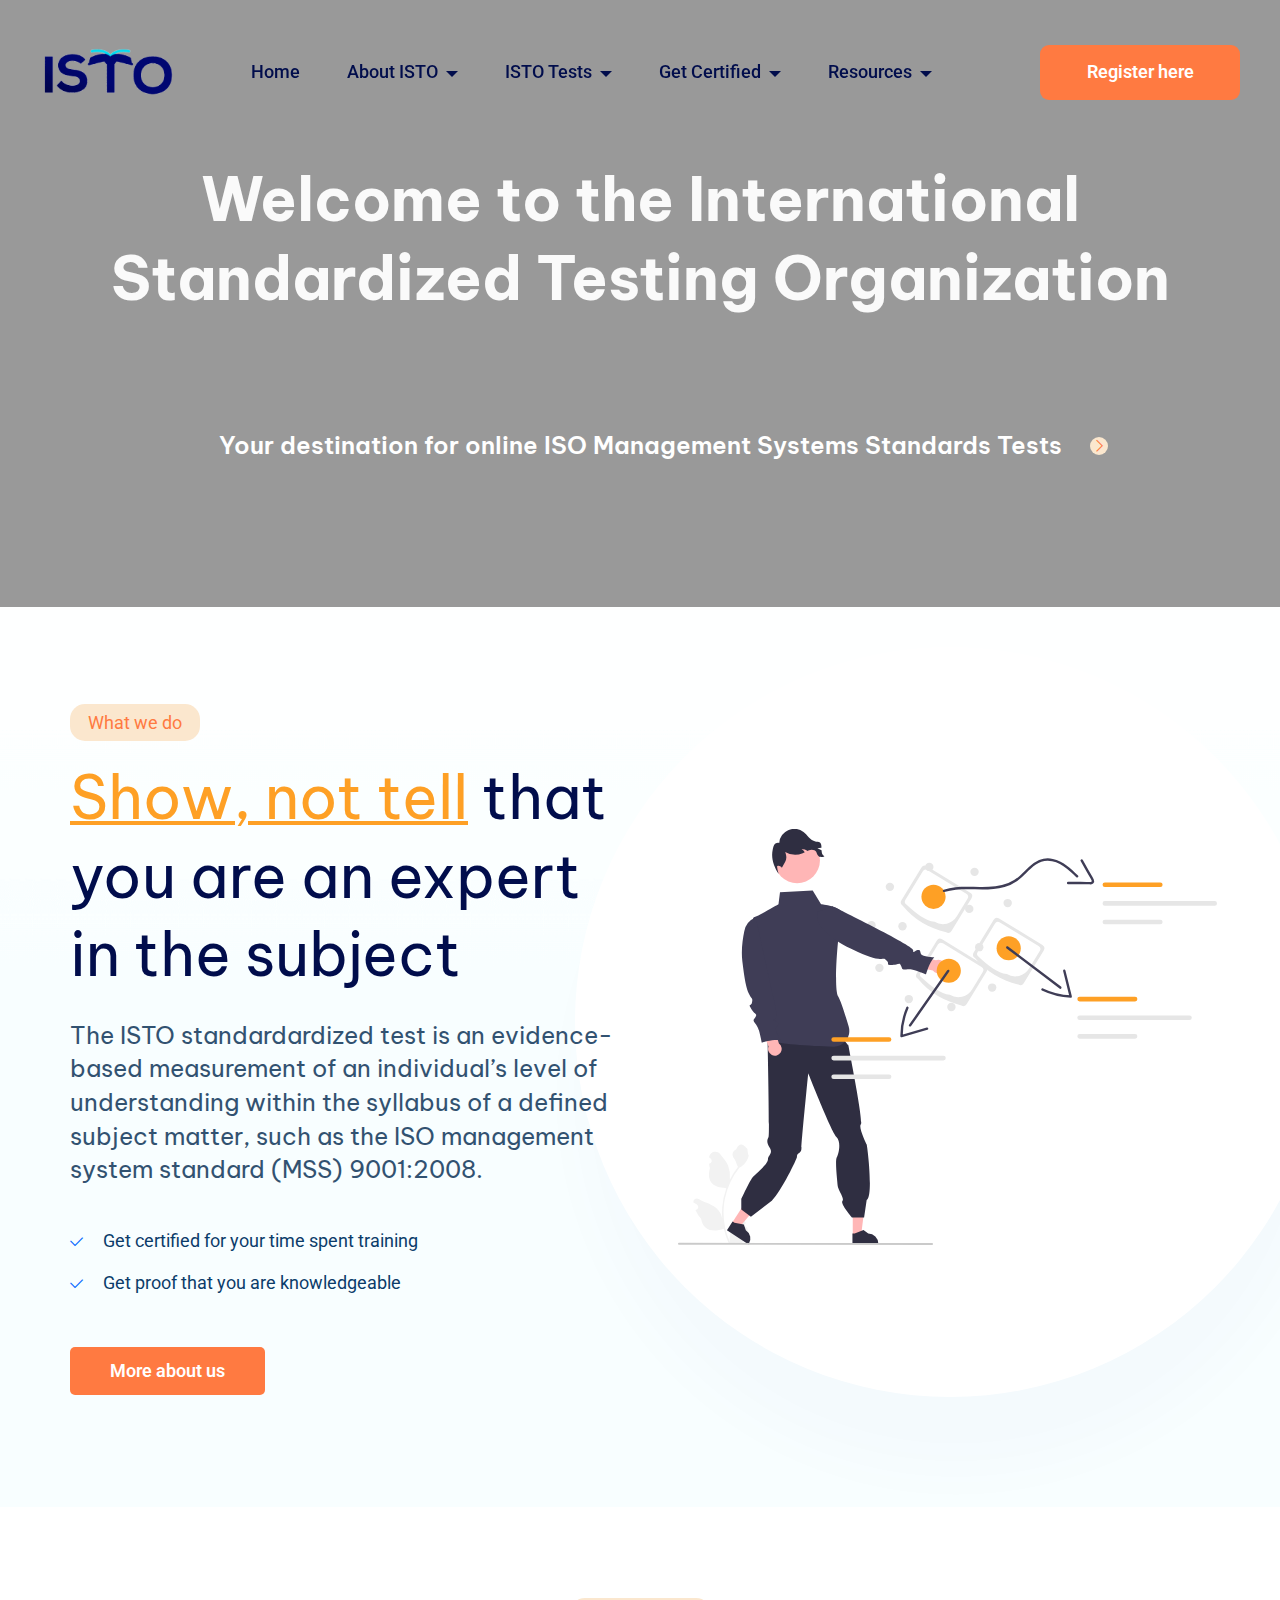
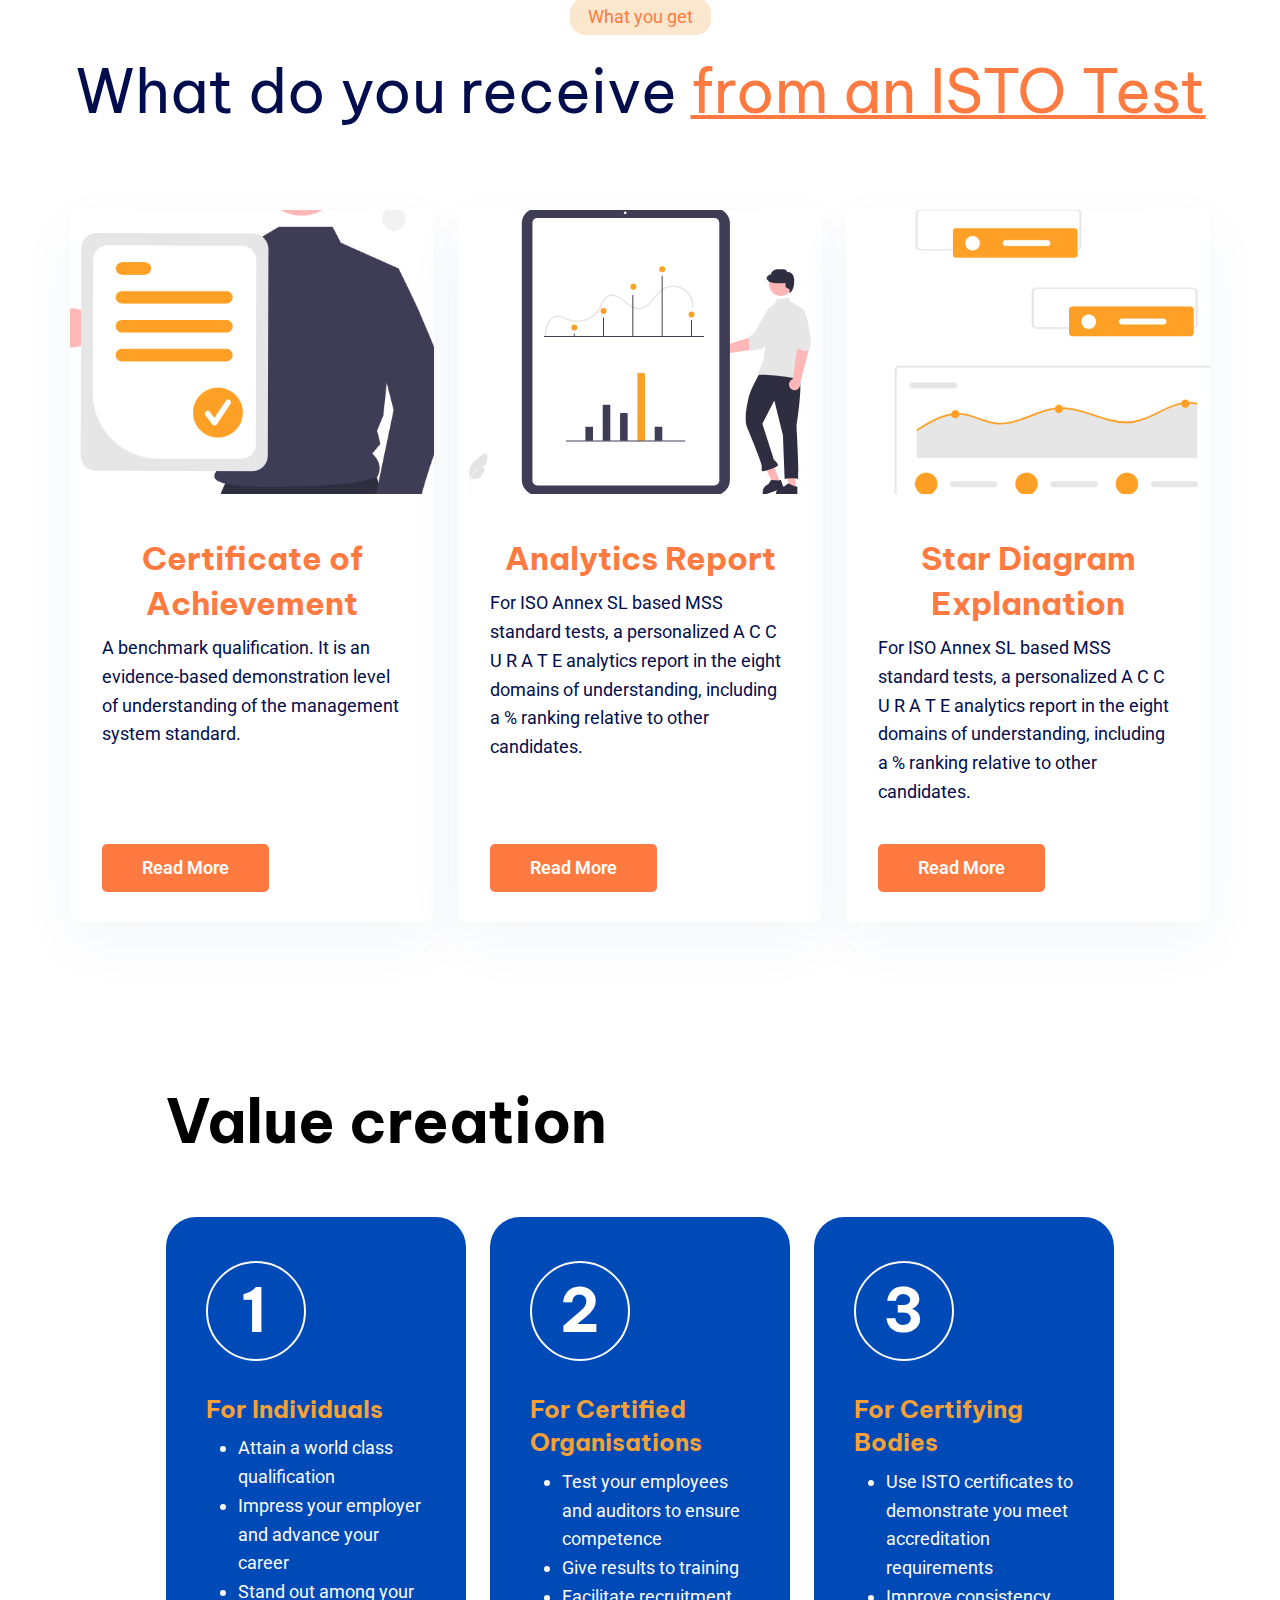
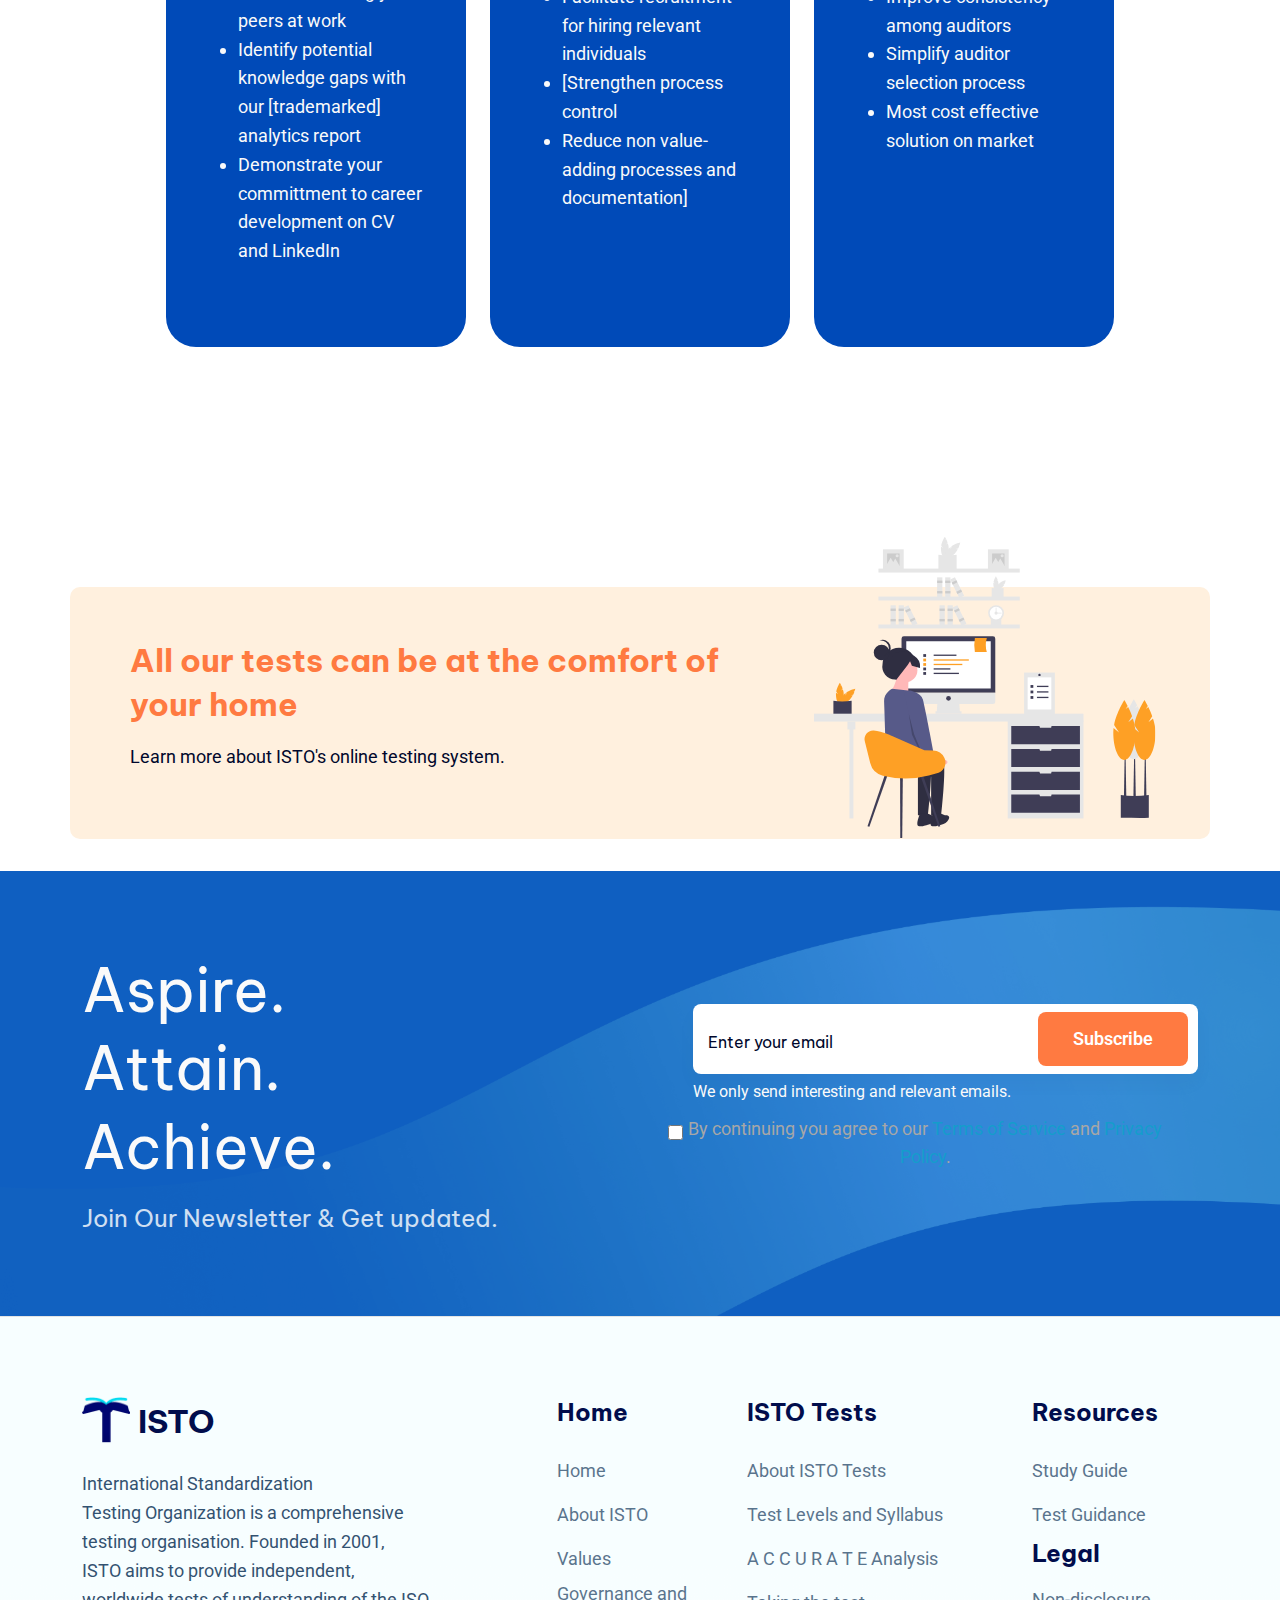
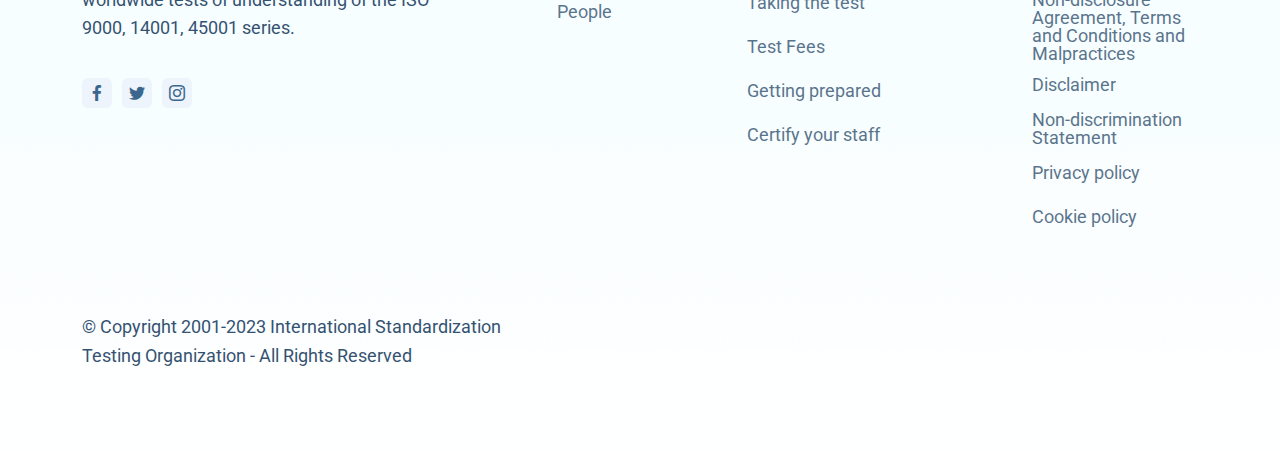
<file: index.html>
<!DOCTYPE html>
<html  >
<head>
  
  <meta charset="UTF-8">
  <meta http-equiv="X-UA-Compatible" content="IE=edge">
  
  <meta name="viewport" content="width=device-width, initial-scale=1, minimum-scale=1">
  <link rel="shortcut icon" href="assets/images/t-100x104.png" type="image/x-icon">
  <meta name="description" content="">
  
  
  <title>Landing 1</title>
  <link rel="stylesheet" href="assets/web/assets/mobirise-icons2/mobirise2.css">
  <link rel="stylesheet" href="assets/bootstrap/css/bootstrap.min.css">
  <link rel="stylesheet" href="assets/bootstrap/css/bootstrap-grid.min.css">
  <link rel="stylesheet" href="assets/bootstrap/css/bootstrap-reboot.min.css">
  <link rel="stylesheet" href="assets/web/assets/gdpr-plugin/gdpr-styles.css">
  <link rel="stylesheet" href="assets/dropdown/css/style.css">
  <link rel="stylesheet" href="assets/socicon/css/styles.css">
  <link rel="stylesheet" href="assets/theme/css/style.css">
  <link rel="preload" href="https://fonts.googleapis.com/css?family=Be+Vietnam+Pro:100,100i,200,200i,300,300i,400,400i,500,500i,600,600i,700,700i,800,800i,900,900i&display=swap" as="style" onload="this.onload=null;this.rel='stylesheet'">
  <noscript><link rel="stylesheet" href="https://fonts.googleapis.com/css?family=Be+Vietnam+Pro:100,100i,200,200i,300,300i,400,400i,500,500i,600,600i,700,700i,800,800i,900,900i&display=swap"></noscript>
  <link rel="preload" href="https://fonts.googleapis.com/css?family=Roboto:100,100i,300,300i,400,400i,500,500i,700,700i,900,900i&display=swap" as="style" onload="this.onload=null;this.rel='stylesheet'">
  <noscript><link rel="stylesheet" href="https://fonts.googleapis.com/css?family=Roboto:100,100i,300,300i,400,400i,500,500i,700,700i,900,900i&display=swap"></noscript>
  <link rel="preload" as="style" href="assets/mobirise/css/mbr-additional.css"><link rel="stylesheet" href="assets/mobirise/css/mbr-additional.css" type="text/css">

  
  
  
</head>
<body>
  
  <section data-bs-version="5.1" class="menu menu1 cid-sXT21XmgXk" once="menu" id="amenu1-1">
    

    <nav class="navbar navbar-dropdown navbar-fixed-top navbar-expand-lg">
        <div class="container-fluid">
            <div class="navbar-brand">
                <span class="navbar-logo">
                    <a href="#">
                        <img src="assets/images/logo-lowres-186x66.png" alt="" style="height: 3rem;">
                    </a>
                </span>
                
            </div>
            <button class="navbar-toggler" type="button" data-toggle="collapse" data-bs-toggle="collapse" data-target="#navbarSupportedContent" data-bs-target="#navbarSupportedContent" aria-controls="navbarNavAltMarkup" aria-expanded="false" aria-label="Toggle navigation">
                <div class="hamburger">
                    <span></span>
                    <span></span>
                    <span></span>
                    <span></span>
                </div>
            </button>
            <div class="collapse navbar-collapse" id="navbarSupportedContent">
                <ul class="navbar-nav nav-dropdown" data-app-modern-menu="true"><li class="nav-item"><a class="nav-link link text-black text-primary display-7" href="index.html" aria-expanded="false">Home</a></li>
                    <li class="nav-item dropdown"><a class="nav-link link dropdown-toggle text-black show display-7" href="#" data-toggle="dropdown-submenu" data-bs-toggle="dropdown" data-bs-auto-close="outside" aria-expanded="false">About ISTO</a><div class="dropdown-menu show" aria-labelledby="dropdown-827" data-bs-popper="none"><a class="dropdown-item text-black text-primary display-7" href="About.html#intro">Who are we</a><a class="dropdown-item text-black text-primary display-7" href="About.html#missionpurpose">Mission and Purpose</a><a class="dropdown-item text-black text-primary display-7" href="About.html#values">Values</a><a class="dropdown-item text-black text-primary display-7" href="About.html#governance">Governance and the Board</a></div></li>
                    <li class="nav-item dropdown"><a class="nav-link link dropdown-toggle text-black display-7" href="#" data-toggle="dropdown-submenu" data-bs-toggle="dropdown" data-bs-auto-close="outside" aria-expanded="false">ISTO Tests</a><div class="dropdown-menu" aria-labelledby="dropdown-280"><a class="dropdown-item text-black text-primary display-7" href="tests.html#testintro">About ISTO Tests</a><a class="dropdown-item text-black text-primary display-7" href="tests.html#levelsandsyllabus">Test Levels and Syllabus</a><a class="dropdown-item text-black text-primary display-7" href="tests.html#resources">Resources</a><a class="dropdown-item text-black text-primary display-7" href="tests.html#accurateanalysis">A C C U R A T E Analysis&nbsp;</a><a class="dropdown-item text-black text-primary display-7" href="tests.html#staffcertification">Certify your staff</a></div>
                    </li>
                    
                    <li class="nav-item dropdown"><a class="nav-link link dropdown-toggle text-black display-7" href="#" data-toggle="dropdown-submenu" data-bs-toggle="dropdown" data-bs-auto-close="outside" aria-expanded="false">Get Certified</a><div class="dropdown-menu" aria-labelledby="dropdown-139"><a class="dropdown-item text-black text-primary display-7" href="page5.html#top">Impartiality and Accuracy</a><a class="show dropdown-item text-black text-primary display-7" href="page5.html#applicationprocess">Application process</a><a class="show dropdown-item text-black text-primary display-7" href="page5.html#fees">Fees and Test Levels</a><a class="show dropdown-item text-black text-primary display-7" href="page5.html#test">Taking the test</a></div>
                    </li><li class="nav-item dropdown"><a class="nav-link link text-black dropdown-toggle display-7" href="#" data-toggle="dropdown-submenu" data-bs-toggle="dropdown" data-bs-auto-close="outside" aria-expanded="false">Resources</a><div class="dropdown-menu" aria-labelledby="dropdown-893"><a class="text-black dropdown-item text-primary display-7" href="page9.html#top">Getting prepared</a><a class="text-black show dropdown-item text-primary display-7" href="testguidance.html">Test Guidance</a></div></li></ul>
                
                <div class="mbr-section-btn"><a class="btn btn-primary display-7" href="https://portal.isto.ch/login">Register here</a></div>
                
            </div>
        </div>
    </nav>
</section>

<section data-bs-version="5.1" class="header1 cid-tvyLh6CLyB" data-bg-video="https://vimeo.com/409285475" id="header1-6r">

    

    <div class="mbr-fallback-image disabled"></div>
    <div class="mbr-overlay" style="opacity: 0.4; background-color: rgb(0, 0, 0);"></div>

    <div class="align-center container-fluid">
        <div class="row justify-content-center">
            <div class="col-12 col-lg-11">
                <h1 class="mbr-section-title mbr-fonts-style display-2"><strong>Welcome to the International Standardized Testing Organization</strong><div><strong><br></strong></div></h1>
                <div class="mbr-section-btn mt-3"><a class="btn btn-white-outline display-4" href="#"><span class="mobi-mbri mobi-mbri-arrow-next mbr-iconfont mbr-iconfont-btn" style="color: rgb(255, 122, 65);"></span>
                        Your destination for online ISO Management Systems Standards Tests
                    </a></div>
            </div>
        </div>
    </div>
</section>

<section data-bs-version="5.1" class="features3 cid-ttQ6dTfyhT mbr-fullscreen" id="show">

    
    


    

    <div class="container">
        <div class="row justify-content-center">

            <div class="col-xl-6 col-lg-12 col-md-9 col-text">
                <div class="text-wrapper">
                    <p class="label-text mbr-fonts-style display-7">
                        <span>What we do</span></p>
                    <h1 class="mbr-section-title mbr-fonts-style display-2"><span class="colored-text">Show, not tell</span>&nbsp;that you are an expert in the subject</h1>
                    <p class="mbr-text mbr-fonts-style display-4">
                        The ISTO standardardized test is an evidence-based measurement of an individual’s level of understanding within the syllabus of a defined subject matter, such as the ISO management system standard (MSS) 9001:2008.&nbsp;</p>
                    <div class="lists-container">
                        <ul class="list">
                            <li class="list-item">
                                <div class="icon-wrapper">
                                    <span class="mbr-iconfont mobi-mbri-success mobi-mbri"></span>
                                </div>
                                <p class="list-item-text mbr-fonts-style mb-0 display-7">
                                    Get certified for your time spent training</p>
                            </li>
                            <li class="list-item">
                                <div class="icon-wrapper">
                                    <span class="mbr-iconfont mobi-mbri-success mobi-mbri"></span>
                                </div>
                                <p class="list-item-text mbr-fonts-style mb-0 display-7">Get proof that you are knowledgeable&nbsp;</p>
                            </li>
                            
                            
                        </ul>
                    </div>
                    <div class="mbr-section-btn"><a class="btn btn-primary display-7" href="#">More about us</a>
                    </div>
                </div>
            </div>
            <div class="col-12 image-wrapper">
                <img class="w-100" src="assets/images/undraw-instant-analysis-re-mid5.svg" alt="">
            </div>
        </div>
    </div>
</section>

<section data-bs-version="5.1" class="gallery1 cid-sXTcPitNSn" id="get">
    
    
    <div class="container">
        <div class="mbr-section-head">
                                <p class="label-text mbr-fonts-style display-7">
                        <span>What you get</span></p>
            <h4 class="mbr-section-title mbr-fonts-style align-center display-2">What do you receive&nbsp;<span class="colored-text">from an ISTO Test</span></h4>
            
        </div>

        <div class="row">
            <div class="item features-image сol-12 col-sm-6 col-lg-4">
                <div class="item-wrapper">
                    <div class="item-img">
                        <img src="assets/images/undraw-certificate-re-yadi-1.png" alt="" title="">
                        <div class="icon-box">
                            <span class="mbr-iconfont mobi-mbri-right mobi-mbri"></span>
                        </div>
                    </div>
                    <div class="item-content-container">
                        <div class="item-content">
                            <h5 class="item-title mbr-fonts-style display-5"><strong>Certificate of Achievement</strong></h5>
                            <p class="mbr-text mbr-fonts-style display-7">
                                A benchmark qualification. It is an evidence-based demonstration level of understanding of the management system standard.
                            </p>
                        </div>
                        <div class="mbr-section-btn item-footer">
                            <a href="" class="btn item-btn btn-primary display-7" target="_blank">Read More</a>
                        </div>
                    </div>
                </div>
            </div>
            <div class="item features-image сol-12 col-sm-6 col-lg-4">
                <div class="item-wrapper">
                    <div class="item-img">
                        <img src="assets/images/undraw-report-re-f5n5-2.svg" alt="" title="">
                        <div class="icon-box">
                            <span class="mbr-iconfont mobi-mbri-right mobi-mbri"></span>
                        </div>
                    </div>
                    <div class="item-content-container">
                        <div class="item-content">
                            <h5 class="item-title mbr-fonts-style display-5"><strong>Analytics Report</strong></h5>
                            <p class="mbr-text mbr-fonts-style display-7">
                                For ISO Annex SL based MSS standard tests, a personalized A C C U R A T E analytics report in the eight domains of understanding, including a % ranking relative to other candidates.
                            </p>
                        </div>
                        <div class="mbr-section-btn item-footer">
                            <a href="" class="btn item-btn btn-primary display-7" target="_blank">Read More</a>
                        </div>
                    </div>

                </div>
            </div>
            <div class="item features-image сol-12 col-sm-6 col-lg-4">
                <div class="item-wrapper">
                    <div class="item-img">
                        <img src="assets/images/undraw-data-reports-706v.png" alt="" title="">
                        <div class="icon-box">
                            <span class="mbr-iconfont mobi-mbri-right mobi-mbri"></span>
                        </div>
                    </div>
                    <div class="item-content-container">
                        <div class="item-content">
                            <h5 class="item-title mbr-fonts-style display-5"><strong>Star Diagram Explanation</strong></h5>
                            <p class="mbr-text mbr-fonts-style display-7">
                                
                                For ISO Annex SL based MSS standard tests, a personalized A C C U R A T E analytics report in the eight domains of understanding, including a % ranking relative to other candidates.
                                
                            </p>
                        </div>
                        <div class="mbr-section-btn item-footer">
                            <a href="" class="btn item-btn btn-primary display-7" target="_blank">Read More</a>
                        </div>
                    </div>
                </div>
            </div>

        </div>
    </div>
</section>

<section data-bs-version="5.1" class="content8 cid-tvyJywdIER" id="content8-6p">
    

    
    <div class="container">
        <div class="wrapper">
            <div class="row justify-content-center">
                <div class="col-12">
                    <h3 class="mbr-section-title mbr-fonts-style mt-0 display-2"><strong>Value creation</strong></h3>
                </div>
                <div class="col-sm-6 col-lg-4 mt-5 text-white">
                    <div class="card-wrap">
                        <div class="content-wrap">
                            <div>
                                <div class="numb rounded-circle d-flex justify-content-center align-items-center mb-4">
                                    <p class="card-text mbr-fonts-style pe-1 display-2">
                                        <strong>1</strong>
                                    </p>
                                </div>
                            </div>
                            <h5 class="card-title mbr-fonts-style display-4">
                                <strong>For Individuals</strong></h5>
                            <ul class="mbr-text mbr-fonts-style display-7"><li>Attain a world class qualification</li><li>Impress your employer and advance your career</li><li>Stand out among your peers at work</li><li>Identify potential knowledge gaps with our [trademarked] analytics report</li><li>Demonstrate your committment to career development on CV and LinkedIn</li></ul>
                        </div>
                    </div>
                </div>

                <div class="col-sm-6 col-lg-4 mt-5 text-white">
                    <div class="card-wrap">
                        <div class="content-wrap">
                            <div>
                                <div class="numb rounded-circle d-flex justify-content-center align-items-center mb-4">
                                    <p class="card-text mbr-fonts-style display-2">
                                        <strong>2</strong>
                                    </p>
                                </div>
                            </div>
                            <h5 class="card-title mbr-fonts-style display-4">
                                <strong>For Certified Organisations</strong></h5>
                            <ul class="mbr-text mbr-fonts-style display-7"><li>Test your employees and auditors to ensure competence</li><li>Give results to training</li><li>Facilitate recruitment for hiring relevant individuals</li><li>[Strengthen process control</li><li>Reduce non value-adding processes and documentation]</li></ul>
                        </div>
                    </div>
                </div>

                <div class="col-sm-6 col-lg-4 mt-5 text-white">
                    <div class="card-wrap">
                        <div class="content-wrap">
                            <div>
                                <div class="numb rounded-circle d-flex justify-content-center align-items-center mb-4">
                                    <p class="card-text mbr-fonts-style display-2">
                                        <strong>3</strong>
                                    </p>
                                </div>
                            </div>
                            <h5 class="card-title mbr-fonts-style display-4">
                                <strong>For Certifying Bodies</strong></h5>
                            <ul class="mbr-text mbr-fonts-style display-7"><li>Use ISTO certificates to demonstrate you meet accreditation requirements</li><li>Improve consistency among auditors</li><li>Simplify auditor selection process</li><li>Most cost effective solution on market</li></ul>
                        </div>
                    </div>
                </div>
            </div>


        </div>

    </div>
</section>

<section data-bs-version="5.1" class="article3 cid-tvyJzkoSjy" id="content03-6q">
    
    <div class="container">
        <div class="row justify-content-end">

            <div class="counter-container col-12 col-md-12 m-auto col-lg-8">
                <div class="card">
                    <h2 class="mbr-section-title align-left mbr-fonts-style mb-3 display-5"><strong>All our tests can be at the comfort of your home&nbsp;</strong></h2>
                    <p class="mbr-text align-left mbr-fonts-style mb-3 display-7">Learn more about ISTO's online testing system.<br></p>
                    
                </div>
            </div>
            <div class="col-12 col-md-12 col-lg-4 image-wrapper align-right">
                <img src="assets/images/undraw-remotely-2-j6y.svg" alt="">
            </div>
        </div>
    </div>
</section>

<section data-bs-version="5.1" class="form1 cid-ttQ4sTDk8o" id="aform1-c">

    
    


    <div class="mbr-overlay" style="opacity: 0.7; background-color: rgb(13, 110, 253);"></div>
    <div class="container">
        <div class="row main-row justify-content-center">
            <div class="col-text col-12 col-md-6">
                <div class="text-container">
                    <h1 class="mbr-section-title mbr-fonts-style display-2">Aspire.<div>Attain.</div><div>Achieve.</div></h1>
                    <p class="mbr-text mbr-fonts-style display-4">
                        Join Our Newsletter &amp; Get updated.
                    </p>
                </div>
            </div>

            <div class="col-12 col-md-6 mbr-form" data-form-type="formoid">
                <form action="https://mobirise.eu/" method="POST" class="mbr-form form-with-styler" data-form-title="Form Name"><input type="hidden" name="email" data-form-email="true" value="VVFvoDE7AbTo8B1myItTxLFq/g0r4anD0TIrSlKpZ/F8/Sn/4bv+DqlMI2LT1n4ulhM0BY1wVuyswwya0ndl8xeWmgU1m+AvV3QGymhcMb6UmY48OYnVnOjlfaSX6JPm.6LgA1o7RFQWb335hdk2p683MaALvdhHMPYM1fu46XTPe0oDUnjFaS0+duiRARbniPOSAxoaoNU9U32wyovEB+vfbZe+Q8SQ5oEc526WGcFHTupJibA/ZCDwVZTXXa2bB">
                    <div class="row">
                        <div hidden="hidden" data-form-alert="" class="alert alert-success col-12">Thanks for filling out the form!</div>
                        <div hidden="hidden" data-form-alert-danger="" class="alert alert-danger col-12">
                            Oops...! some problem!
                        </div>
                    </div>
                    <div class="dragArea row">
                        <div class="form-container col-12">
                            <div class="form-group" data-for="email">
                                <input type="email" name="email" placeholder="Enter your email" data-form-field="email" class="form-control" id="email-aform1-c">
                            </div>
                            <div class="mbr-section-btn"><button type="submit" class="btn btn-primary display-7">Subscribe</button></div>
                        </div>
                        <p class="form-text mbr-fonts-style display-7">
                            We only send interesting and relevant emails.<br>
                        </p>
                    </div>
                <span class="gdpr-block">
<label>
<span class="textGDPR display-7" style="color: #a7a7a7"><input type="checkbox" name="gdpr" id="gdpr-aform1-c" required="">By continuing you agree to our <a style="color: #149dcc; text-decoration: none;" href="terms.html">Terms of Service</a> and <a style="color: #149dcc; text-decoration: none;" href="policy.html">Privacy Policy</a>.</span>
</label>
</span></form>
            </div>
        </div>
    </div>
</section>

<section data-bs-version="5.1" class="footer1 cid-tvyFHcJ0dE" once="footers" id="afooter1-6h">

    
    

    
    <div class="container">
        <div class="row">
            <div class="col-12 col-lg-4 col-brand">
                <div class="navbar-brand">
                    <span class="navbar-logo">
                        <a href="#">
                            <img src="assets/images/t-100x104.png" alt="" style="height: 3.1rem;">
                        </a>
                    </span>
                    <span class="navbar-caption-wrap"><a class="navbar-caption text-black display-5" href="#"><strong>ISTO</strong></a></span>
                </div>
                <p class="brand-text mbr-fonts-style display-7">International Standardization<br>Testing Organization&nbsp;is a comprehensive testing organisation. Founded in 2001, ISTO&nbsp;aims to provide&nbsp;independent, worldwide tests of understanding of the ISO 9000, 14001, 45001 series.&nbsp;<br></p>
                <div class="social-row display-7">
                    <div class="soc-item">
                        <a href="https://twitter.com/mobirise" target="_blank">
                            <span class="mbr-iconfont socicon socicon-facebook"></span>
                        </a>
                    </div>
                    <div class="soc-item">
                        <a href="https://twitter.com/mobirise" target="_blank">
                            <span class="mbr-iconfont socicon socicon-twitter"></span>
                        </a>
                    </div>
                    <div class="soc-item">
                        <a href="https://twitter.com/mobirise" target="_blank">
                            <span class="mbr-iconfont socicon socicon-instagram"></span>
                        </a>
                    </div>
                    
                </div>
            </div>
            <div class="col-12 col-lg-2 col-sm-4 ms-auto col-link1 col-link">
                <h5 class="mbr-section-subtitle mbr-fonts-style display-4">
                    <strong>Home</strong></h5>
                <ul class="list mbr-fonts-style display-7">
                    <li class="mbr-text item-wrap"><a href="index.html" class="text-black text-primary">Home</a></li>
                    <li class="mbr-text item-wrap"><a href="About.html#intro" class="text-black text-primary">About ISTO</a></li><li class="mbr-text item-wrap"><a href="About.html#values" class="text-black">Values</a><br></li><li class="mbr-text item-wrap"><a href="About.html#governance" class="text-black text-primary">Governance and People</a></li><li class="mbr-text item-wrap"><br></li>
                    <li class="mbr-text item-wrap"><br></li>
                    <li class="mbr-text item-wrap"><br></li>
                </ul>
            </div>
            <div class="col-12 col-lg-3 col-sm-4 col-link2 col-link">
                <h5 class="mbr-section-subtitle mbr-fonts-style display-4">
                    <strong>ISTO Tests</strong></h5>
                <ul class="list mbr-fonts-style display-7">
                    <li class="mbr-text item-wrap"><a href="tests.html#aheader2-4v" class="text-black text-primary">About ISTO Tests</a></li><li class="mbr-text item-wrap"><a href="tests.html#levelsandsyllabus" class="text-black text-primary">Test Levels and Syllabus</a></li><li class="mbr-text item-wrap"><a href="tests.html#accurateanalysis" class="text-black text-primary">A C C U R A T E Analysis</a></li><li class="mbr-text item-wrap"><span style="font-size: 1.125rem;"><a href="certified.html#applicationprocess" class="text-black">Taking the test</a></span></li><li class="mbr-text item-wrap"><span style="font-size: 1.125rem;"><a href="certified.html#fees" class="text-black">Test Fees</a></span></li><li class="mbr-text item-wrap"><a href="preparation.html#content03-68" class="text-black">Getting prepared</a></li><li class="mbr-text item-wrap"><a href="tests.html#staffcertification" class="text-black">Certify your staff</a></li>
                </ul>
            </div>
            <div class="col-12 col-xl-2 col-lg-3 col-sm-4 col-link3 col-link">
                <h5 class="mbr-section-subtitle mbr-fonts-style display-4">
                    <strong>Resources</strong></h5>
                <ul class="list mbr-fonts-style display-7">
                    <li class="mbr-text item-wrap"><a href="tests.html#resources" class="text-black text-primary">Study Guide</a></li><li class="mbr-text item-wrap"><a href="testguidance.html" class="text-black">Test Guidance</a></li>                </ul>
                    
                                    <h5 class="mbr-section-subtitle mbr-fonts-style display-4">
                    <strong>Legal</strong></h5>
                                    <ul class="list mbr-fonts-style display-7">
                    <li class="mbr-text item-wrap"><a href="policies.html" class="text-black text-primary">Non-disclosure Agreement, Terms and Conditions and Malpractices</a></li><li class="mbr-text item-wrap"><a href="statements.html" class="text-black text-primary">Disclaimer</a></li><li class="mbr-text item-wrap"><a href="statements.html" class="text-black text-primary">Non-discrimination Statement</a></li><li class="mbr-text item-wrap"><a href="statements.html" class="text-black text-primary">Privacy policy</a></li><li class="mbr-text item-wrap"><a href="cookie.html" class="text-black text-primary">Cookie policy</a></li>
                </ul>
            </div>
            <div class="col-12 col-copyright">
                <p class="mbr-text mb-0 mbr-fonts-style copyright align-left display-7">© Copyright 2001-2023 International Standardization<br>Testing Organization - All Rights Reserved</p>
            </div>
        </div>
    </div>
</section>


<script src="assets/bootstrap/js/bootstrap.bundle.min.js"></script>
  <script src="assets/smoothscroll/smooth-scroll.js"></script>
  <script src="assets/ytplayer/index.js"></script>
  <script src="assets/dropdown/js/navbar-dropdown.js"></script>
  <script src="assets/vimeoplayer/player.js"></script>
  <script src="assets/theme/js/script.js"></script>
  <script src="assets/formoid/formoid.min.js"></script>
  
  
  
</body>
</html>
</file>
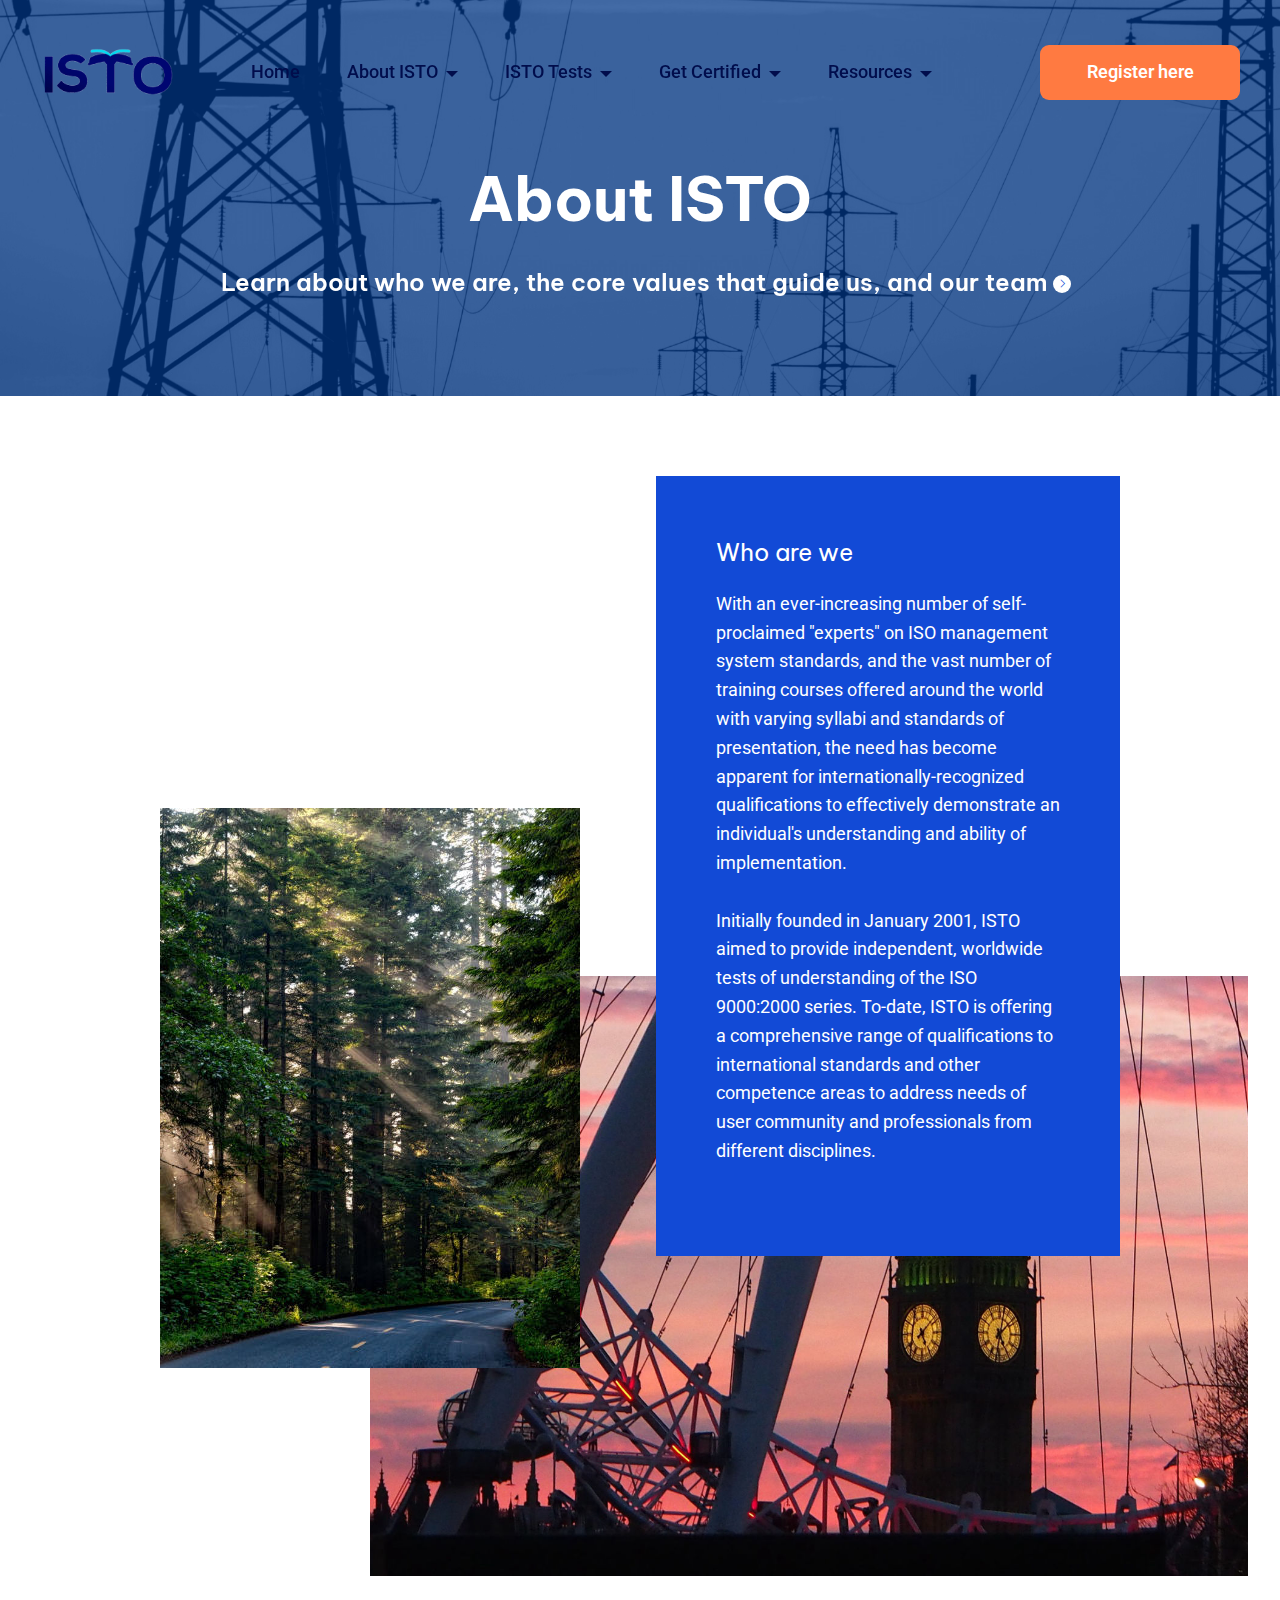
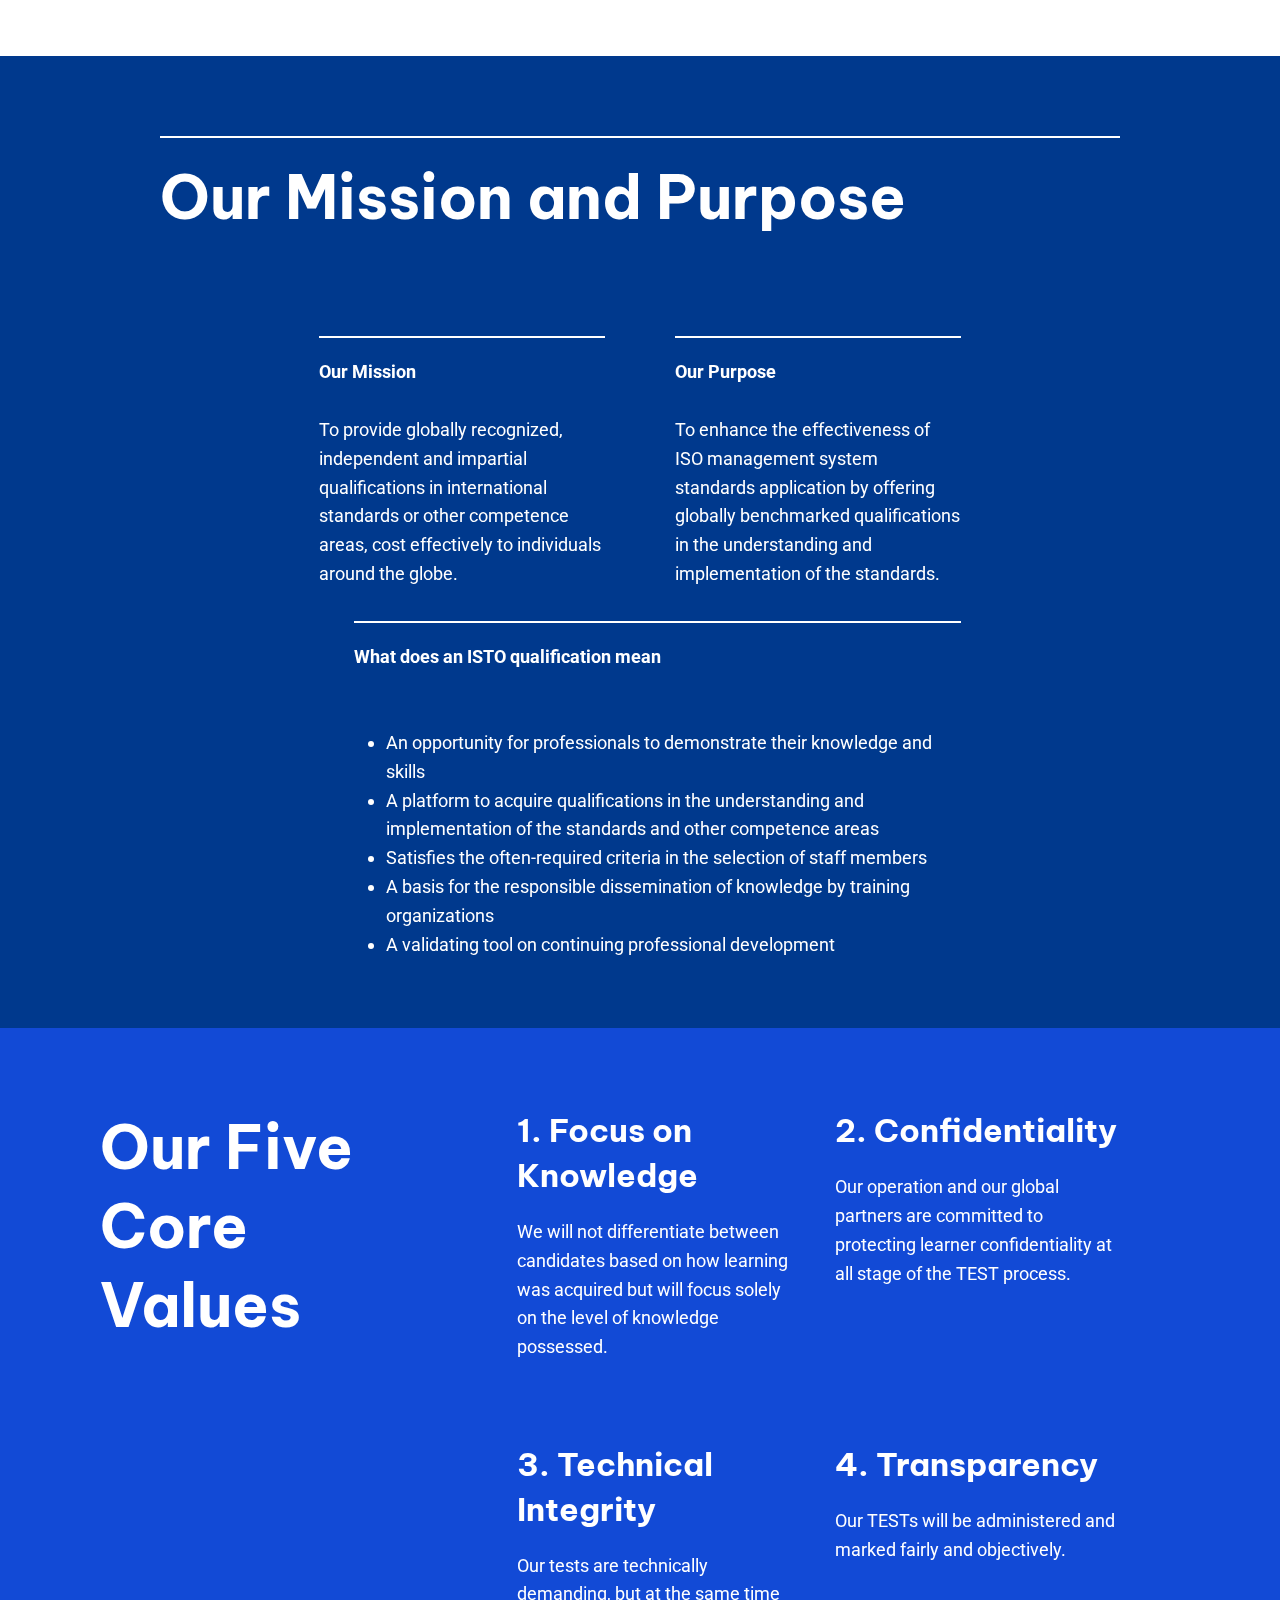
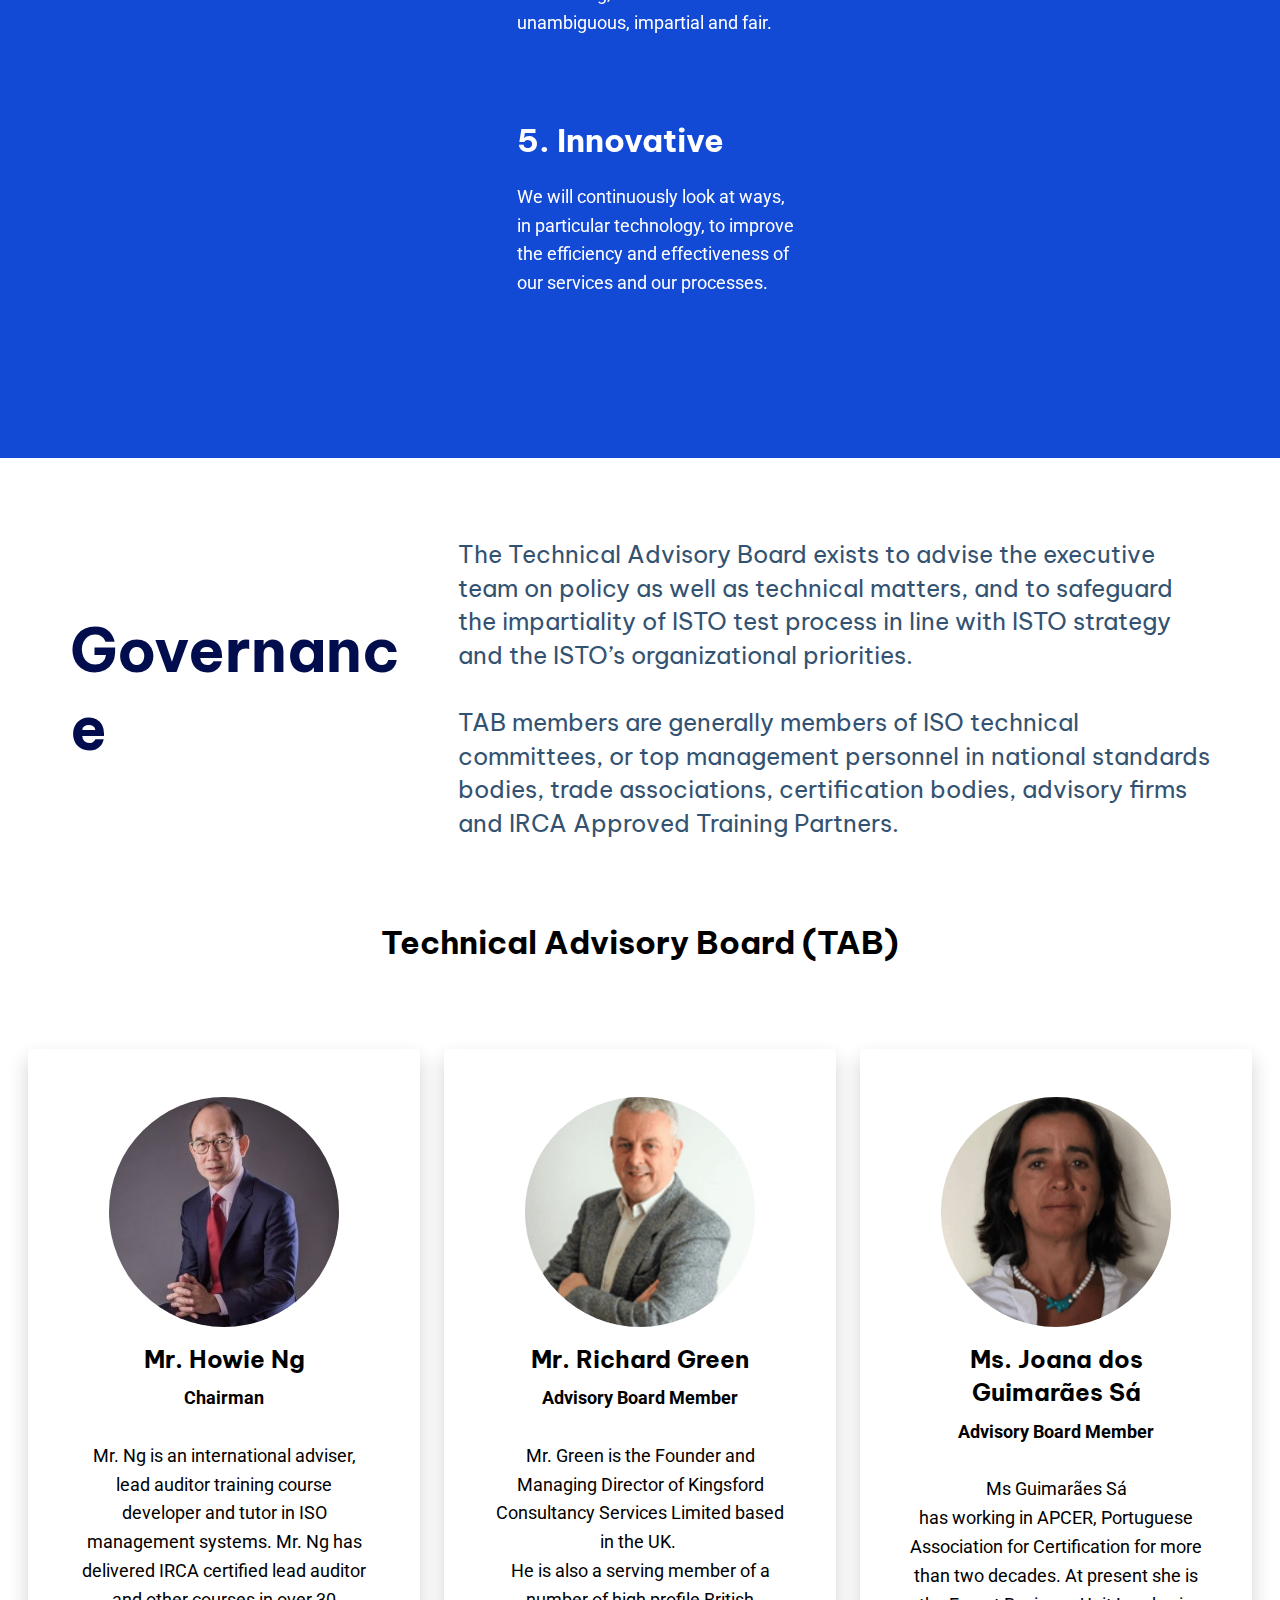
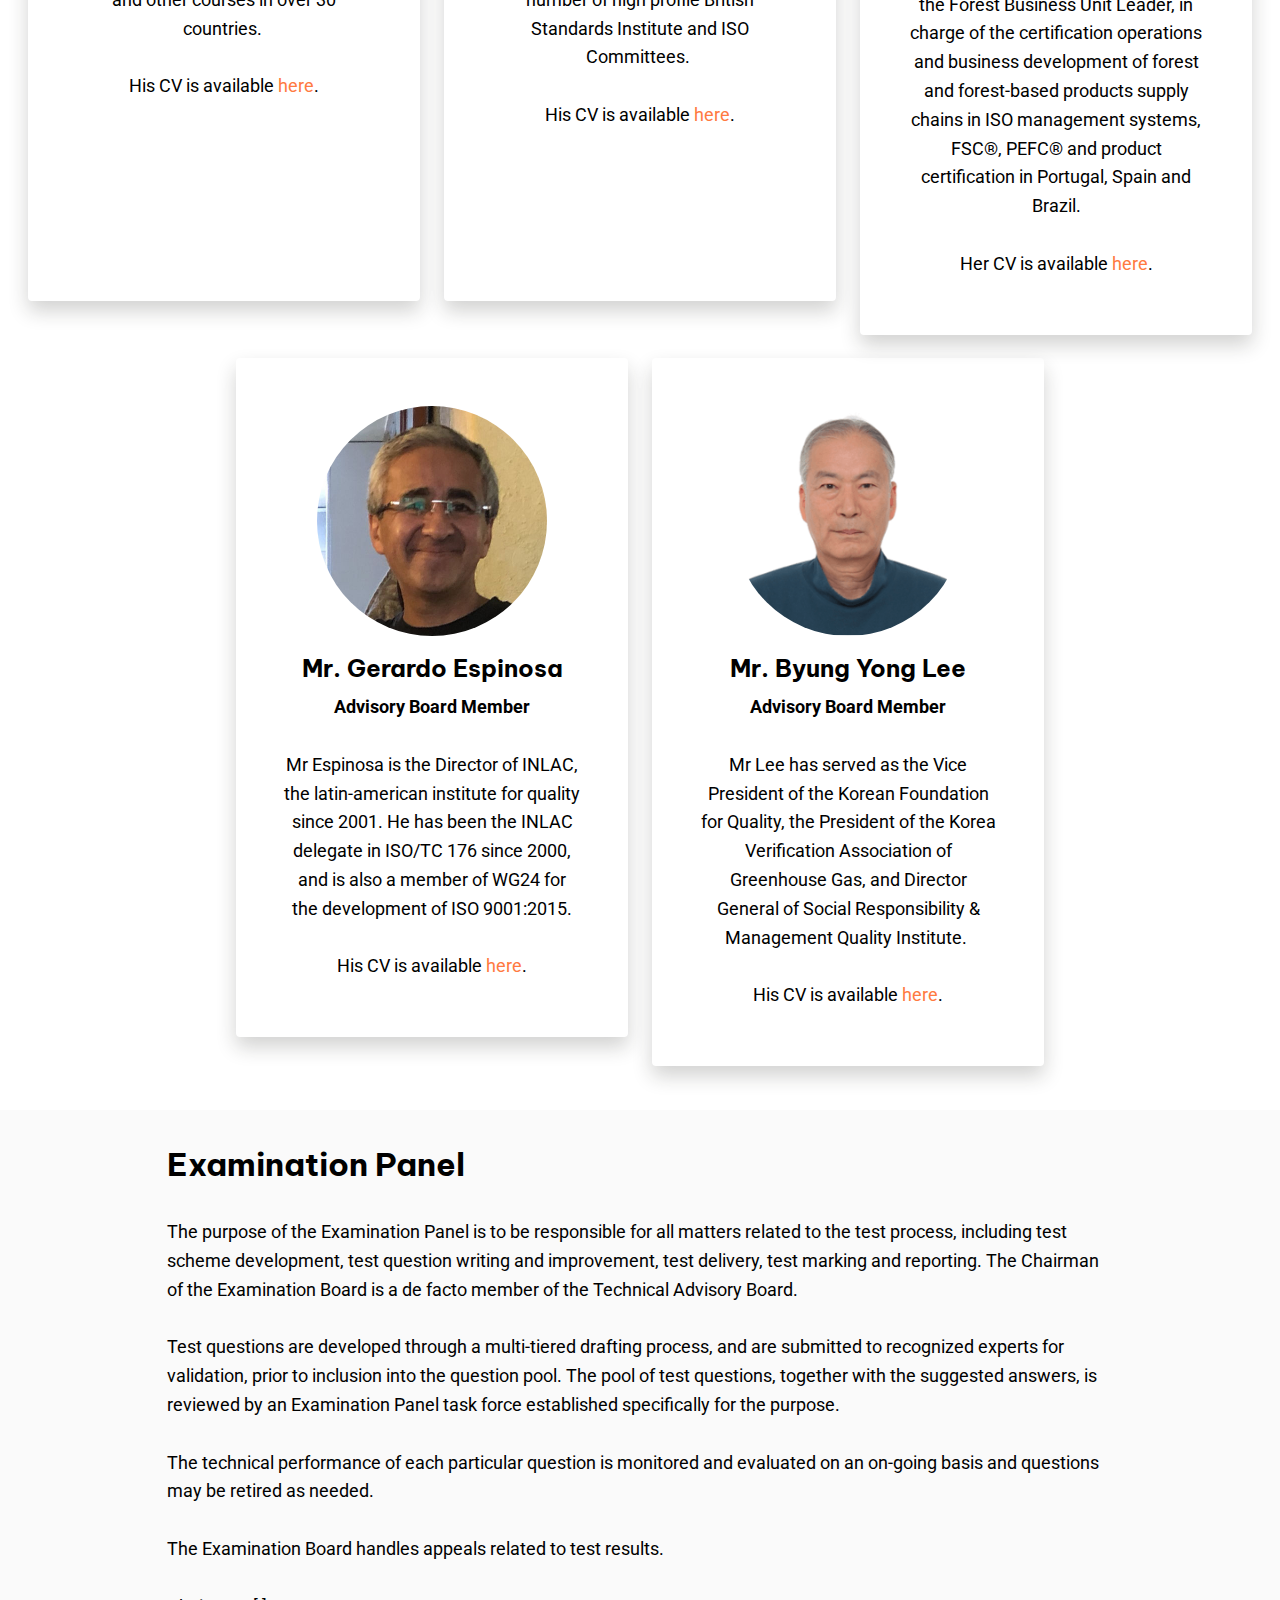
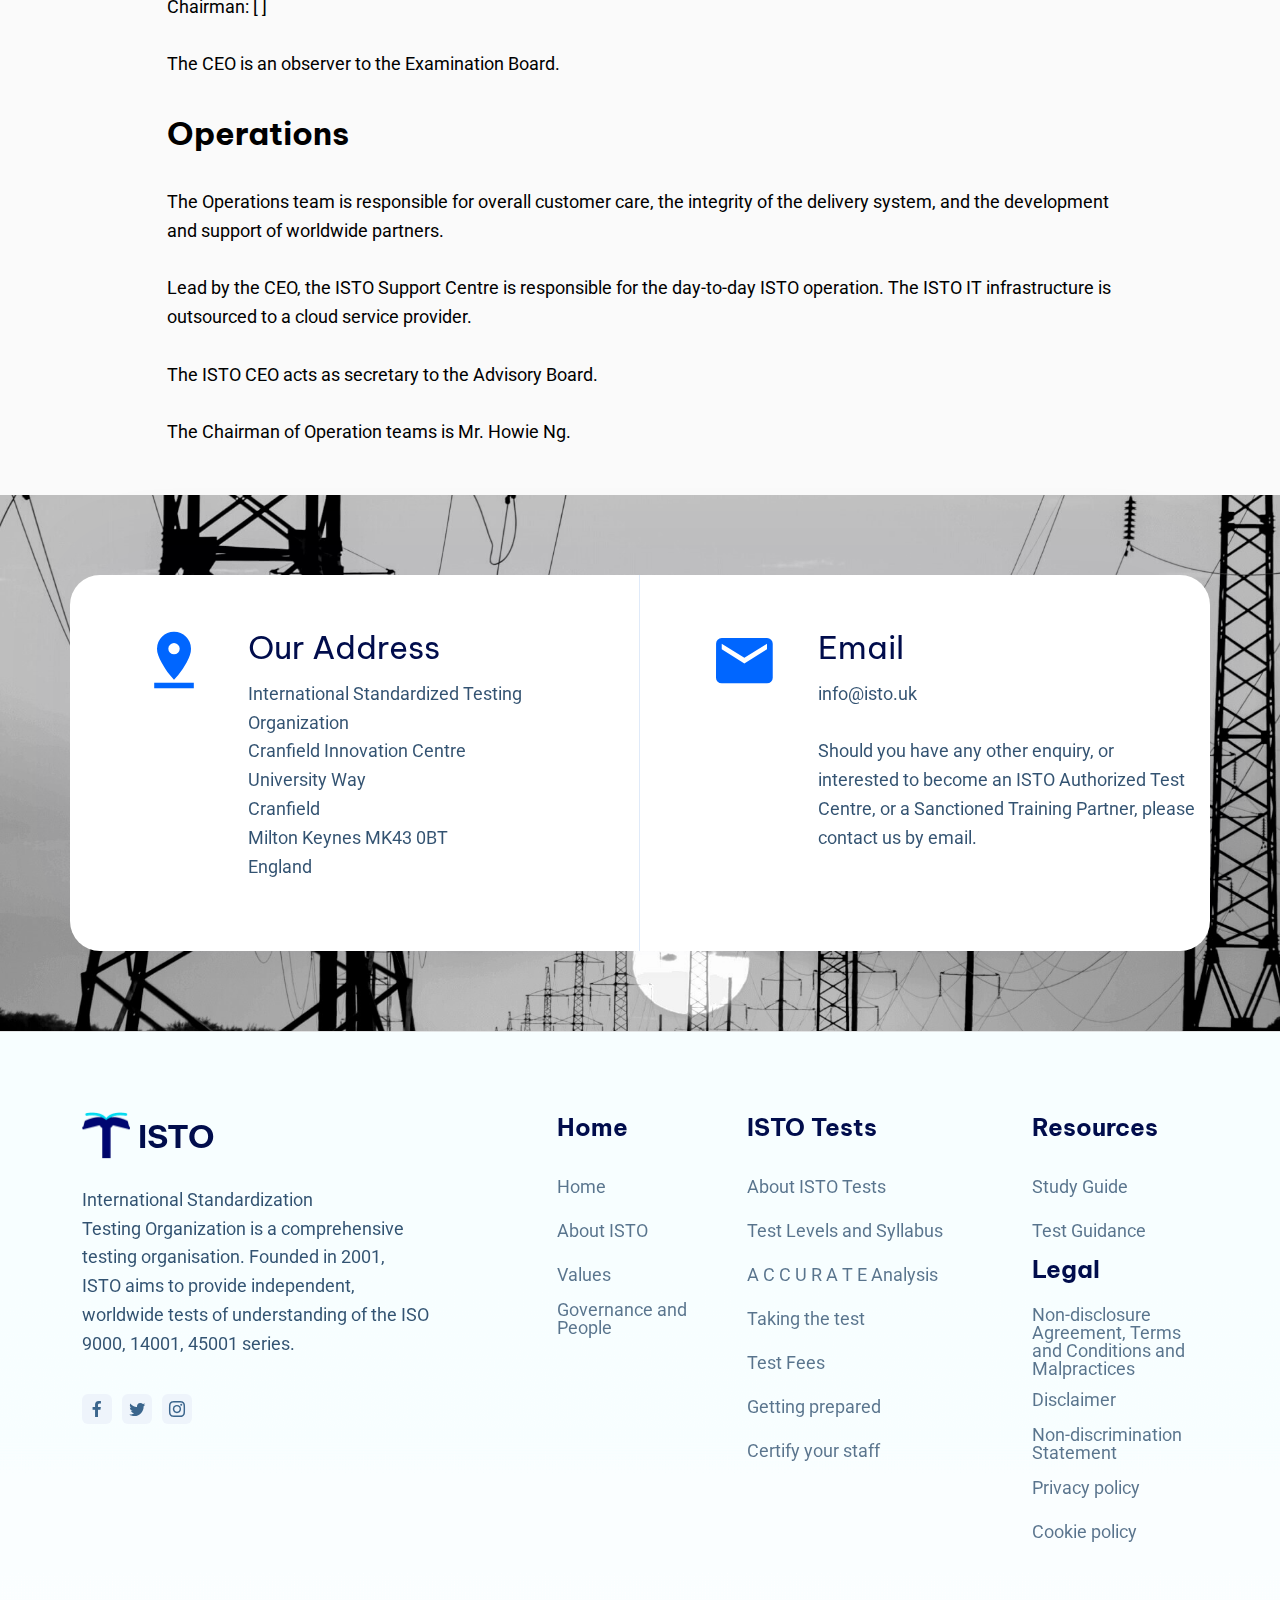
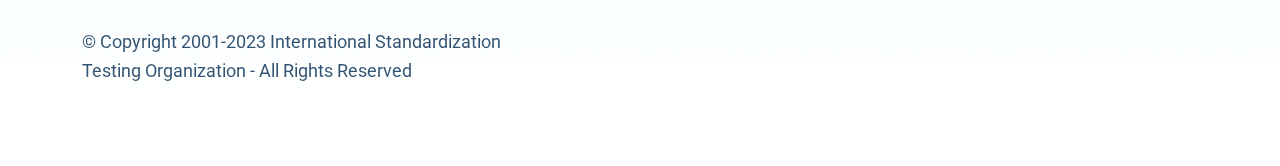
<file: About.html>
<!DOCTYPE html>
<html  >
<head>
  
  <meta charset="UTF-8">
  <meta http-equiv="X-UA-Compatible" content="IE=edge">
  
  <meta name="viewport" content="width=device-width, initial-scale=1, minimum-scale=1">
  <link rel="shortcut icon" href="assets/images/t-100x104.png" type="image/x-icon">
  <meta name="description" content="">
  
  
  <title>About</title>
  <link rel="stylesheet" href="assets/material-design/css/material-icons.min.css">
  <link rel="stylesheet" href="assets/web/assets/mobirise-icons2/mobirise2.css">
  <link rel="stylesheet" href="assets/Material-Design-Icons/css/material.css">
  <link rel="stylesheet" href="assets/bootstrap/css/bootstrap.min.css">
  <link rel="stylesheet" href="assets/bootstrap/css/bootstrap-grid.min.css">
  <link rel="stylesheet" href="assets/bootstrap/css/bootstrap-reboot.min.css">
  <link rel="stylesheet" href="assets/parallax/jarallax.css">
  <link rel="stylesheet" href="assets/web/assets/gdpr-plugin/gdpr-styles.css">
  <link rel="stylesheet" href="assets/dropdown/css/style.css">
  <link rel="stylesheet" href="assets/socicon/css/styles.css">
  <link rel="stylesheet" href="assets/theme/css/style.css">
  <link rel="preload" href="https://fonts.googleapis.com/css?family=Be+Vietnam+Pro:100,100i,200,200i,300,300i,400,400i,500,500i,600,600i,700,700i,800,800i,900,900i&display=swap" as="style" onload="this.onload=null;this.rel='stylesheet'">
  <noscript><link rel="stylesheet" href="https://fonts.googleapis.com/css?family=Be+Vietnam+Pro:100,100i,200,200i,300,300i,400,400i,500,500i,600,600i,700,700i,800,800i,900,900i&display=swap"></noscript>
  <link rel="preload" href="https://fonts.googleapis.com/css?family=Roboto:100,100i,300,300i,400,400i,500,500i,700,700i,900,900i&display=swap" as="style" onload="this.onload=null;this.rel='stylesheet'">
  <noscript><link rel="stylesheet" href="https://fonts.googleapis.com/css?family=Roboto:100,100i,300,300i,400,400i,500,500i,700,700i,900,900i&display=swap"></noscript>
  <link rel="preload" as="style" href="assets/mobirise/css/mbr-additional.css"><link rel="stylesheet" href="assets/mobirise/css/mbr-additional.css" type="text/css">

  
  
  
</head>
<body>
  
  <section data-bs-version="5.1" class="menu menu1 cid-ttVhtVfP6S" once="menu" id="amenu1-i">
    

    <nav class="navbar navbar-dropdown navbar-fixed-top navbar-expand-lg">
        <div class="container-fluid">
            <div class="navbar-brand">
                <span class="navbar-logo">
                    <a href="#">
                        <img src="assets/images/logo-lowres-186x66.png" alt="" style="height: 3rem;">
                    </a>
                </span>
                
            </div>
            <button class="navbar-toggler" type="button" data-toggle="collapse" data-bs-toggle="collapse" data-target="#navbarSupportedContent" data-bs-target="#navbarSupportedContent" aria-controls="navbarNavAltMarkup" aria-expanded="false" aria-label="Toggle navigation">
                <div class="hamburger">
                    <span></span>
                    <span></span>
                    <span></span>
                    <span></span>
                </div>
            </button>
            <div class="collapse navbar-collapse" id="navbarSupportedContent">
                <ul class="navbar-nav nav-dropdown" data-app-modern-menu="true"><li class="nav-item"><a class="nav-link link text-black text-primary display-7" href="index.html" aria-expanded="false">Home</a></li>
                    <li class="nav-item dropdown"><a class="nav-link link dropdown-toggle text-black show display-7" href="#" data-toggle="dropdown-submenu" data-bs-toggle="dropdown" data-bs-auto-close="outside" aria-expanded="false">About ISTO</a><div class="dropdown-menu show" aria-labelledby="dropdown-827" data-bs-popper="none"><a class="dropdown-item text-black text-primary display-7" href="About.html#intro">Who are we</a><a class="dropdown-item text-black text-primary display-7" href="About.html#missionpurpose">Mission and Purpose</a><a class="dropdown-item text-black text-primary display-7" href="About.html#values">Values</a><a class="dropdown-item text-black text-primary display-7" href="About.html#governance">Governance and the Board</a></div></li>
                    <li class="nav-item dropdown"><a class="nav-link link dropdown-toggle text-black display-7" href="#" data-toggle="dropdown-submenu" data-bs-toggle="dropdown" data-bs-auto-close="outside" aria-expanded="false">ISTO Tests</a><div class="dropdown-menu" aria-labelledby="dropdown-280"><a class="dropdown-item text-black text-primary display-7" href="tests.html#testintro">About ISTO Tests</a><a class="dropdown-item text-black text-primary display-7" href="tests.html#levelsandsyllabus">Test Levels and Syllabus</a><a class="dropdown-item text-black text-primary display-7" href="tests.html#resources">Resources</a><a class="dropdown-item text-black text-primary display-7" href="tests.html#accurateanalysis">A C C U R A T E Analysis&nbsp;</a><a class="dropdown-item text-black text-primary display-7" href="tests.html#staffcertification">Certify your staff</a></div>
                    </li>
                    
                    <li class="nav-item dropdown"><a class="nav-link link dropdown-toggle text-black display-7" href="#" data-toggle="dropdown-submenu" data-bs-toggle="dropdown" data-bs-auto-close="outside" aria-expanded="false">Get Certified</a><div class="dropdown-menu" aria-labelledby="dropdown-139"><a class="dropdown-item text-black text-primary display-7" href="page5.html#top">Impartiality and Accuracy</a><a class="show dropdown-item text-black text-primary display-7" href="page5.html#applicationprocess">Application process</a><a class="show dropdown-item text-black text-primary display-7" href="page5.html#fees">Fees and Test Levels</a><a class="show dropdown-item text-black text-primary display-7" href="page5.html#test">Taking the test</a></div>
                    </li><li class="nav-item dropdown"><a class="nav-link link text-black dropdown-toggle display-7" href="#" data-toggle="dropdown-submenu" data-bs-toggle="dropdown" data-bs-auto-close="outside" aria-expanded="false">Resources</a><div class="dropdown-menu" aria-labelledby="dropdown-893"><a class="text-black dropdown-item text-primary display-7" href="page9.html#top">Getting prepared</a><a class="text-black show dropdown-item text-primary display-7" href="testguidance.html">Test Guidance</a></div></li></ul>
                
                <div class="mbr-section-btn"><a class="btn btn-primary display-7" href="https://portal.isto.ch/login">Register here</a></div>
                
            </div>
        </div>
    </nav>
</section>

<section data-bs-version="5.1" class="content4 cid-ttWrWC9GPS mbr-parallax-background" id="content4-1f">
    

    
    <div class="mbr-overlay" style="opacity: 0.7; background-color: rgb(0, 57, 141);">
    </div>

    <div>
        <div class="row">
            <div class="col-12">
                <div class="text-wrapper">
                    <h2 class="mbr-section-title mbr-fonts-style display-2">
                        <strong>About ISTO</strong></h2>
                    <div class="mbr-section-btn"><a class="btn btn-white-outline display-4" href="#">
                            <span class="mobi-mbri mobi-mbri-arrow-next mbr-iconfont mbr-iconfont-btn"></span>Learn about who we are, the core values that guide us, and our team</a></div>
                </div>
            </div>
        </div>
    </div>
</section>

<section data-bs-version="5.1" class="features1 cid-tvsRoYfITM" id="intro">
    

    
    

    <div>
        <div class="row align-items-center">
            <div class="col-12 col-lg-6"></div>
            <div class="col-12 col-lg-6">
                <div class="text-wrapper">
                    <p class="mbr-desc mbr-fonts-style display-4">
                        Who are we
                    </p>
                    <p class="mbr-text mbr-fonts-style display-7">With an ever-increasing number of self-proclaimed "experts" on ISO management system standards, and the vast number of training courses offered around the world with varying syllabi and standards of presentation, the need has become apparent for internationally-recognized qualifications to effectively demonstrate an individual's understanding and ability of implementation.<br><br>Initially founded in January 2001, ISTO aimed to provide independent, worldwide tests of understanding of the ISO 9000:2000 series. To-date, ISTO is offering a comprehensive range of qualifications to international standards and other competence areas to address needs of user community and professionals from different disciplines.<br></p>
                    
                </div>
            </div>
            <div class="col-12">
                <div class="image-wrapper">
                    <img class="img-absolute" src="assets/images/mbr-1-1756x988.jpg" alt="">
                    <img src="assets/images/mbr-840x560.jpg" alt="">
                </div>
            </div>
        </div>
    </div>
</section>

<section data-bs-version="5.1" class="content2 cid-ttWrZixEpx" id="missionpurpose">
    

    
    

    <div>
        <div class="row">
            <div class="col-12">
                <div class="title-wrapper">
                    <h2 class="mbr-section-title mbr-fonts-style display-2"><strong>Our Mission and Purpose</strong></h2>
                </div>
            </div>
            <div class="row justify-content-center cards">
                <div class="col-12 col-lg-4 card">
                    <div class="card-wrapper">
                        <p class="mbr-text mbr-fonts-style display-7"><strong>Our Mission</strong><br><br>To provide globally recognized, independent and impartial qualifications in international standards or other competence areas, cost effectively to individuals around the globe.</p>
                    </div>
                </div>
                <div class="col-12 col-lg-4 card">
                    <div class="card-wrapper">
                        <p class="mbr-text mbr-fonts-style display-7"><strong>Our Purpose</strong><br><br>To enhance the effectiveness of ISO management system standards application by offering globally benchmarked qualifications in the understanding and implementation of the standards.</p>
                    </div>
                </div>
                
            </div>
        </div>
    </div>
</section>

<section data-bs-version="5.1" class="content2 cid-ttWvlsTWm2" id="content2-1k">
    

    
    

    <div>
        <div class="row">
            
            <div class="row justify-content-center cards">
                <div class="col-12 col-lg-8 card">
                    <div class="card-wrapper">
                        <h4 class="mbr-text mbr-fonts-style display-7"><strong>What does an ISTO qualification mean</strong><br><strong><br></strong><br><ul><li>An opportunity for professionals to demonstrate their knowledge and skills</li><li>A platform to acquire qualifications in the understanding and implementation of the standards and other competence areas</li><li>Satisfies the often-required criteria in the selection of staff members</li><li>A basis for the responsible dissemination of knowledge by training organizations</li><li>A validating tool on continuing professional development</li></ul></h4>

                    </div>
                </div>
                
                
            </div>
        </div>
    </div>
</section>

<section data-bs-version="5.1" class="content5 cid-ttWrXKS2Ny" id="values">
    

    
    

    <div>
        <div class="row">
            <div class="col-12 col-lg-4">
                <div class="text-wrapper">
                    <h2 class="mbr-section-title mbr-fonts-style mb-3 display-2">
                        <strong>Our Five Core Values</strong></h2>
                    <p class="mbr-text mbr-fonts-style display-7"></p>
                </div>
            </div>
            <div class="col-12 col-lg-8">
                <div class="row cards">
                    <div class="col-12 col-md-6 card">
                        <h4 class="card-title mbr-fonts-style display-5"><strong>1. Focus on Knowledge</strong></h4>
                        <p class="card-text mbr-fonts-style display-7">
                            We will not differentiate between candidates based on how learning was acquired but will focus solely on the level of knowledge possessed.</p>
                    </div>
                    <div class="col-12 col-md-6 card">
                        <h4 class="card-title mbr-fonts-style display-5">
                            <strong>2. Confidentiality</strong>
                        </h4>
                        <p class="card-text mbr-fonts-style display-7">
                            Our operation and our global partners are committed to protecting learner confidentiality at all stage of the TEST process.</p>
                    </div>
                    <div class="col-12 col-md-6 card">
                        <h4 class="card-title mbr-fonts-style display-5"><strong>3. Technical Integrity</strong></h4>
                        <p class="card-text mbr-fonts-style display-7">
                            Our tests are technically demanding, but at the same time unambiguous, impartial and fair.</p>
                    </div>
                    <div class="col-12 col-md-6 card">
                        <h4 class="card-title mbr-fonts-style display-5">
                            <strong>4. Transparency</strong>
                        </h4>
                        <p class="card-text mbr-fonts-style display-7">
                            Our TESTs will be administered and marked fairly and objectively.</p>
                    </div>
                    <div class="col-12 col-md-6 card">
                        <h4 class="card-title mbr-fonts-style display-5">
                            <strong>5. Innovative</strong>
                        </h4>
                        <p class="card-text mbr-fonts-style display-7">
                            We will continuously look at ways, in particular technology, to improve the efficiency and effectiveness of our services and our processes.</p>
                    </div>
                    
                    
                    
                </div>
            </div>
        </div>
    </div>
</section>

<section data-bs-version="5.1" class="article1 cid-ttWD86VWm5" id="governance">
    

    
    <div class="container">
        <div class="row justify-content-center">
            <div class="col-12 col-lg">
                <h5 class="mbr-section-title mbr-fonts-style mb-0 display-2"><strong>Governance&nbsp;&nbsp;</strong></h5>
                
            </div>
            <div class="col-md-12 col-lg-8 col-text">
                <p class="mbr-text mbr-fonts-style mb-0 display-4">The Technical Advisory Board exists to advise the executive team on policy as well as technical matters, and to safeguard the impartiality of ISTO test process in line with ISTO strategy and the ISTO’s organizational priorities.<br><br>TAB members are generally members of ISO technical committees, or top management personnel in national standards bodies, trade associations, certification bodies, advisory firms and IRCA Approved Training Partners.</p>
            </div>
        </div>
    </div>
</section>

<section data-bs-version="5.1" class="people02 cid-ttWAS33sjF" id="people02-1m">

    
    


    

    <div class="container-fluid">
        <div class="wrapper">
            <div class="row justify-content-center">
                <div class="col-12 title-section">
                    <h2 class="mbr-section-title mbr-fonts-style display-5"><strong>Technical Advisory Board (TAB)</strong></h2>
                </div>
                <div class="col-12 col-lg-4 card-padding">
                    <div class="card m-0">
                        <div class="card-body p-5">
                            <div class="img-container mb-3">
                                <img src="assets/images/isto-howie-ng-pic-1-460x690.jpeg" alt="" class="card-img-top">
                            </div>
                            <h3 class="card-title mbr-section-subtitle mbr-fonts-style display-4">
                                <strong>Mr. Howie Ng</strong></h3>
                            <h4 class="mbr-section-subtitle title2 mbr-fonts-style display-7"><strong>
                                Chairman</strong><br><br>Mr. Ng is an international adviser, lead auditor training course developer and tutor in ISO management systems. Mr. Ng has delivered IRCA certified lead auditor and other courses in over 30 countries.&nbsp; <br><br>His CV is available <a href="assets/files/ISTO_Howie_Ng.docx" class="text-primary" target="_blank" style="font-size: 1.125rem; background-color: transparent;">here</a><span style="font-size: 1.125rem; background-color: transparent;">.</span><br><br><br><br><br><span style="font-size: 1.125rem; background-color: transparent;"><br></span></h4>
                        </div>
                    </div>
                </div>
                <div class="col-12 col-lg-4 card-padding">
                    <div class="card m-0">
                        <div class="card-body p-5">
                            <div class="img-container mb-3">
                                <img src="assets/images/isto-richard-green-photo-172x229.png" alt="" class="card-img-top">
                            </div>
                            <h3 class="card-title mbr-section-subtitle mbr-fonts-style display-4">
                                <strong>Mr. Richard Green</strong></h3>
                            <h4 class="mbr-section-subtitle title2 mbr-fonts-style display-7"><strong>Advisory Board Member</strong><br><strong><br></strong>Mr. Green is the Founder and Managing Director of Kingsford Consultancy Services Limited based in the UK.&nbsp;<div>He is also a serving member of a number of high profile British Standards Institute and ISO Committees.&nbsp;</div><br><div>His CV is available <a href="assets/files/ISTO_richard_green_cv.docx" class="text-primary" target="_blank">here</a>.</div><br><div><br></div><div><br></div><div><br></div></h4>
                        </div>
                    </div>
                </div>
                <div class="col-12 col-lg-4 card-padding">
                    <div class="card m-0">
                        <div class="card-body p-5">
                            <div class="img-container mb-3">
                                <img src="assets/images/isto-joana-photo-1-460x479.png" alt="" class="card-img-top">
                            </div>
                            <h3 class="card-title mbr-section-subtitle mbr-fonts-style display-4">
                                <strong>Ms. Joana dos Guimarães Sá</strong></h3>
                            <h4 class="mbr-section-subtitle title2 mbr-fonts-style display-7"><strong>Advisory Board Member<br></strong><br>Ms Guimarães Sá<div>has working in APCER, Portuguese Association for Certification for more than two decades. At present she is the Forest Business Unit Leader, in charge of the certification operations and business development of forest and forest-based products supply chains in ISO management systems, FSC®, PEFC® and product certification in Portugal, Spain and Brazil. </div><br><div>Her CV is available <a href="assets/files/ISTO_joana_cv.docx" class="text-primary" target="_blank">here</a>.</div></h4>
                        </div>
                    </div>
                </div>
                <div class="col-12 col-lg-4 card-padding">
                    <div class="card m-0">
                        <div class="card-body p-5">
                            <div class="img-container mb-3">
                                <img src="assets/images/isto-gerardo-photo2-460x460.jpg" alt="" class="card-img-top">
                            </div>
                            <h3 class="card-title mbr-section-subtitle mbr-fonts-style display-4">
                                <strong>Mr. Gerardo Espinosa</strong></h3>
                            <h4 class="mbr-section-subtitle title2 mbr-fonts-style display-7"><strong>Advisory Board Member<br></strong><br>Mr Espinosa is the Director of INLAC, the latin-american institute for quality since 2001. He has been the INLAC delegate in ISO/TC 176 since 2000, and is also a member of WG24 for the development of ISO 9001:2015.<div><br>His CV is available <a href="assets/files/ISTO_gerardo_cv.docx" class="text-primary" target="_blank">here</a>.</div></h4>
                        </div>
                    </div>
                </div>
                <div class="col-12 col-lg-4 card-padding">
                    <div class="card m-0">
                        <div class="card-body p-5">
                            <div class="img-container mb-3">
                                <img src="assets/images/isto-byung-yong-lee-photo-259x259.png" alt="" class="card-img-top">
                            </div>
                            <h3 class="card-title mbr-section-subtitle mbr-fonts-style display-4">
                                <strong>Mr. Byung Yong Lee</strong></h3>
                            <h4 class="mbr-section-subtitle title2 mbr-fonts-style display-7"><strong>Advisory Board Member<br></strong><br>Mr Lee has served as the Vice President of the Korean Foundation for Quality, the President of the Korea Verification Association of Greenhouse Gas, and Director General of Social Responsibility &amp; Management Quality Institute.&nbsp;<div><br>His CV is available <a href="assets/files/ISTO_byung_yong_lee_cv.docx" class="text-primary" target="_blank">here</a>.</div></h4>
                        </div>
                    </div>
                </div>
                
            </div>
        </div>
    </div>
</section>

<section data-bs-version="5.1" class="content4 cid-ttXPjDySZ7" id="content4-1q">
    
    <div class="container">
        <div class="row justify-content-center">
            <div class="col-md-12 col-lg-10">
                
                <h4 class="mbr-section-subtitle mbr-fonts-style mb-4 display-5"><strong>Examination Panel</strong></h4>
                <p class="mbr-text mbr-fonts-style display-7">The purpose of the Examination Panel is to be responsible for all matters related to the test process, including test scheme development, test question writing and improvement, test delivery, test marking and reporting. The Chairman of the Examination Board is a de facto member of the Technical Advisory Board.<br><br>Test questions are developed through a multi-tiered drafting process, and are submitted to recognized experts for validation, prior to inclusion into the question pool. The pool of test questions, together with the suggested answers, is reviewed by an Examination Panel task force established specifically for the purpose.<br><br>The technical performance of each particular question is monitored and evaluated on an on-going basis and questions may be retired as needed.<br><br>The Examination Board handles appeals related to test results.<br><br>Chairman: [ ]<br><br>The CEO is an observer to the Examination Board.<br></p>
            </div>
        </div>
    </div>
</section>

<section data-bs-version="5.1" class="content4 cid-ttY5uJ7NQt" id="content4-1v">
    
    <div class="container">
        <div class="row justify-content-center">
            <div class="col-md-12 col-lg-10">
                
                <h4 class="mbr-section-subtitle mbr-fonts-style mb-4 display-5">
                    <strong>Operations</strong>
                </h4>
                <p class="mbr-text mbr-fonts-style display-7">The Operations team is responsible for overall customer care, the integrity of the delivery system, and the development and support of worldwide partners.<br><br>Lead by the CEO, the ISTO Support Centre is responsible for the day-to-day ISTO operation. The ISTO IT infrastructure is outsourced to a cloud service provider.<br><br>The ISTO CEO acts as secretary to the Advisory Board.<br><br>The Chairman of Operation teams is Mr. Howie Ng.</p>
            </div>
        </div>
    </div>
</section>

<section data-bs-version="5.1" class="contacts1 cid-ttWszZzVaU" id="acontacts1-1j">

    
    


    
    <div class="container">
        <div class="row main-row justify-content-center">
            <div class="col-12 content-container">
                <div class="col-text col-text1 col-12 col-md-6">
                    <div class="icon-box icon-box1">
                        <span class="mbr-iconfont material-pin-drop material"></span>
                    </div>
                    <div class="text-container">
                        <h1 class="mbr-section-title mbr-fonts-style display-5">
                            Our Address
                        </h1>
                        <p class="mbr-text mbr-fonts-style display-7">International Standardized Testing Organization<br>Cranfield Innovation Centre<br>University Way<br>Cranfield<br>Milton Keynes MK43 0BT<br>England</p>
                    </div>
                </div>
                <div class="col-text col-text2 col-12 col-md-6">
                    <div class="icon-box icon-box2">
                        <span class="mbr-iconfont mdi-communication-email"></span>
                    </div>
                    <div class="text-container">
                        <h1 class="mbr-section-title mbr-fonts-style display-5">
                            Email</h1>
                        <p class="mbr-text mbr-fonts-style display-7">info@isto.uk<br><br>Should you have any other enquiry, or interested to become an ISTO Authorized Test Centre, or a Sanctioned Training Partner, please contact us by email.<br></p>
                        <p class="link-text mbr-fonts-style display-4"><br></p>
                    </div>
                </div>
            </div>
        </div>
    </div>
</section>

<section data-bs-version="5.1" class="footer1 cid-tvyFHcJ0dE" once="footers" id="afooter1-6h">

    
    

    
    <div class="container">
        <div class="row">
            <div class="col-12 col-lg-4 col-brand">
                <div class="navbar-brand">
                    <span class="navbar-logo">
                        <a href="#">
                            <img src="assets/images/t-100x104.png" alt="" style="height: 3.1rem;">
                        </a>
                    </span>
                    <span class="navbar-caption-wrap"><a class="navbar-caption text-black display-5" href="#"><strong>ISTO</strong></a></span>
                </div>
                <p class="brand-text mbr-fonts-style display-7">International Standardization<br>Testing Organization&nbsp;is a comprehensive testing organisation. Founded in 2001, ISTO&nbsp;aims to provide&nbsp;independent, worldwide tests of understanding of the ISO 9000, 14001, 45001 series.&nbsp;<br></p>
                <div class="social-row display-7">
                    <div class="soc-item">
                        <a href="https://twitter.com/mobirise" target="_blank">
                            <span class="mbr-iconfont socicon socicon-facebook"></span>
                        </a>
                    </div>
                    <div class="soc-item">
                        <a href="https://twitter.com/mobirise" target="_blank">
                            <span class="mbr-iconfont socicon socicon-twitter"></span>
                        </a>
                    </div>
                    <div class="soc-item">
                        <a href="https://twitter.com/mobirise" target="_blank">
                            <span class="mbr-iconfont socicon socicon-instagram"></span>
                        </a>
                    </div>
                    
                </div>
            </div>
            <div class="col-12 col-lg-2 col-sm-4 ms-auto col-link1 col-link">
                <h5 class="mbr-section-subtitle mbr-fonts-style display-4">
                    <strong>Home</strong></h5>
                <ul class="list mbr-fonts-style display-7">
                    <li class="mbr-text item-wrap"><a href="index.html" class="text-black text-primary">Home</a></li>
                    <li class="mbr-text item-wrap"><a href="About.html#intro" class="text-black text-primary">About ISTO</a></li><li class="mbr-text item-wrap"><a href="About.html#values" class="text-black">Values</a><br></li><li class="mbr-text item-wrap"><a href="About.html#governance" class="text-black text-primary">Governance and People</a></li><li class="mbr-text item-wrap"><br></li>
                    <li class="mbr-text item-wrap"><br></li>
                    <li class="mbr-text item-wrap"><br></li>
                </ul>
            </div>
            <div class="col-12 col-lg-3 col-sm-4 col-link2 col-link">
                <h5 class="mbr-section-subtitle mbr-fonts-style display-4">
                    <strong>ISTO Tests</strong></h5>
                <ul class="list mbr-fonts-style display-7">
                    <li class="mbr-text item-wrap"><a href="tests.html#aheader2-4v" class="text-black text-primary">About ISTO Tests</a></li><li class="mbr-text item-wrap"><a href="tests.html#levelsandsyllabus" class="text-black text-primary">Test Levels and Syllabus</a></li><li class="mbr-text item-wrap"><a href="tests.html#accurateanalysis" class="text-black text-primary">A C C U R A T E Analysis</a></li><li class="mbr-text item-wrap"><span style="font-size: 1.125rem;"><a href="certified.html#applicationprocess" class="text-black">Taking the test</a></span></li><li class="mbr-text item-wrap"><span style="font-size: 1.125rem;"><a href="certified.html#fees" class="text-black">Test Fees</a></span></li><li class="mbr-text item-wrap"><a href="preparation.html#content03-68" class="text-black">Getting prepared</a></li><li class="mbr-text item-wrap"><a href="tests.html#staffcertification" class="text-black">Certify your staff</a></li>
                </ul>
            </div>
            <div class="col-12 col-xl-2 col-lg-3 col-sm-4 col-link3 col-link">
                <h5 class="mbr-section-subtitle mbr-fonts-style display-4">
                    <strong>Resources</strong></h5>
                <ul class="list mbr-fonts-style display-7">
                    <li class="mbr-text item-wrap"><a href="tests.html#resources" class="text-black text-primary">Study Guide</a></li><li class="mbr-text item-wrap"><a href="testguidance.html" class="text-black">Test Guidance</a></li>                </ul>
                    
                                    <h5 class="mbr-section-subtitle mbr-fonts-style display-4">
                    <strong>Legal</strong></h5>
                                    <ul class="list mbr-fonts-style display-7">
                    <li class="mbr-text item-wrap"><a href="policies.html" class="text-black text-primary">Non-disclosure Agreement, Terms and Conditions and Malpractices</a></li><li class="mbr-text item-wrap"><a href="statements.html" class="text-black text-primary">Disclaimer</a></li><li class="mbr-text item-wrap"><a href="statements.html" class="text-black text-primary">Non-discrimination Statement</a></li><li class="mbr-text item-wrap"><a href="statements.html" class="text-black text-primary">Privacy policy</a></li><li class="mbr-text item-wrap"><a href="cookie.html" class="text-black text-primary">Cookie policy</a></li>
                </ul>
            </div>
            <div class="col-12 col-copyright">
                <p class="mbr-text mb-0 mbr-fonts-style copyright align-left display-7">© Copyright 2001-2023 International Standardization<br>Testing Organization - All Rights Reserved</p>
            </div>
        </div>
    </div>
</section>


<script src="assets/bootstrap/js/bootstrap.bundle.min.js"></script>
  <script src="assets/parallax/jarallax.js"></script>
  <script src="assets/smoothscroll/smooth-scroll.js"></script>
  <script src="assets/ytplayer/index.js"></script>
  <script src="assets/dropdown/js/navbar-dropdown.js"></script>
  <script src="assets/theme/js/script.js"></script>
  
  
  
</body>
</html>
</file>
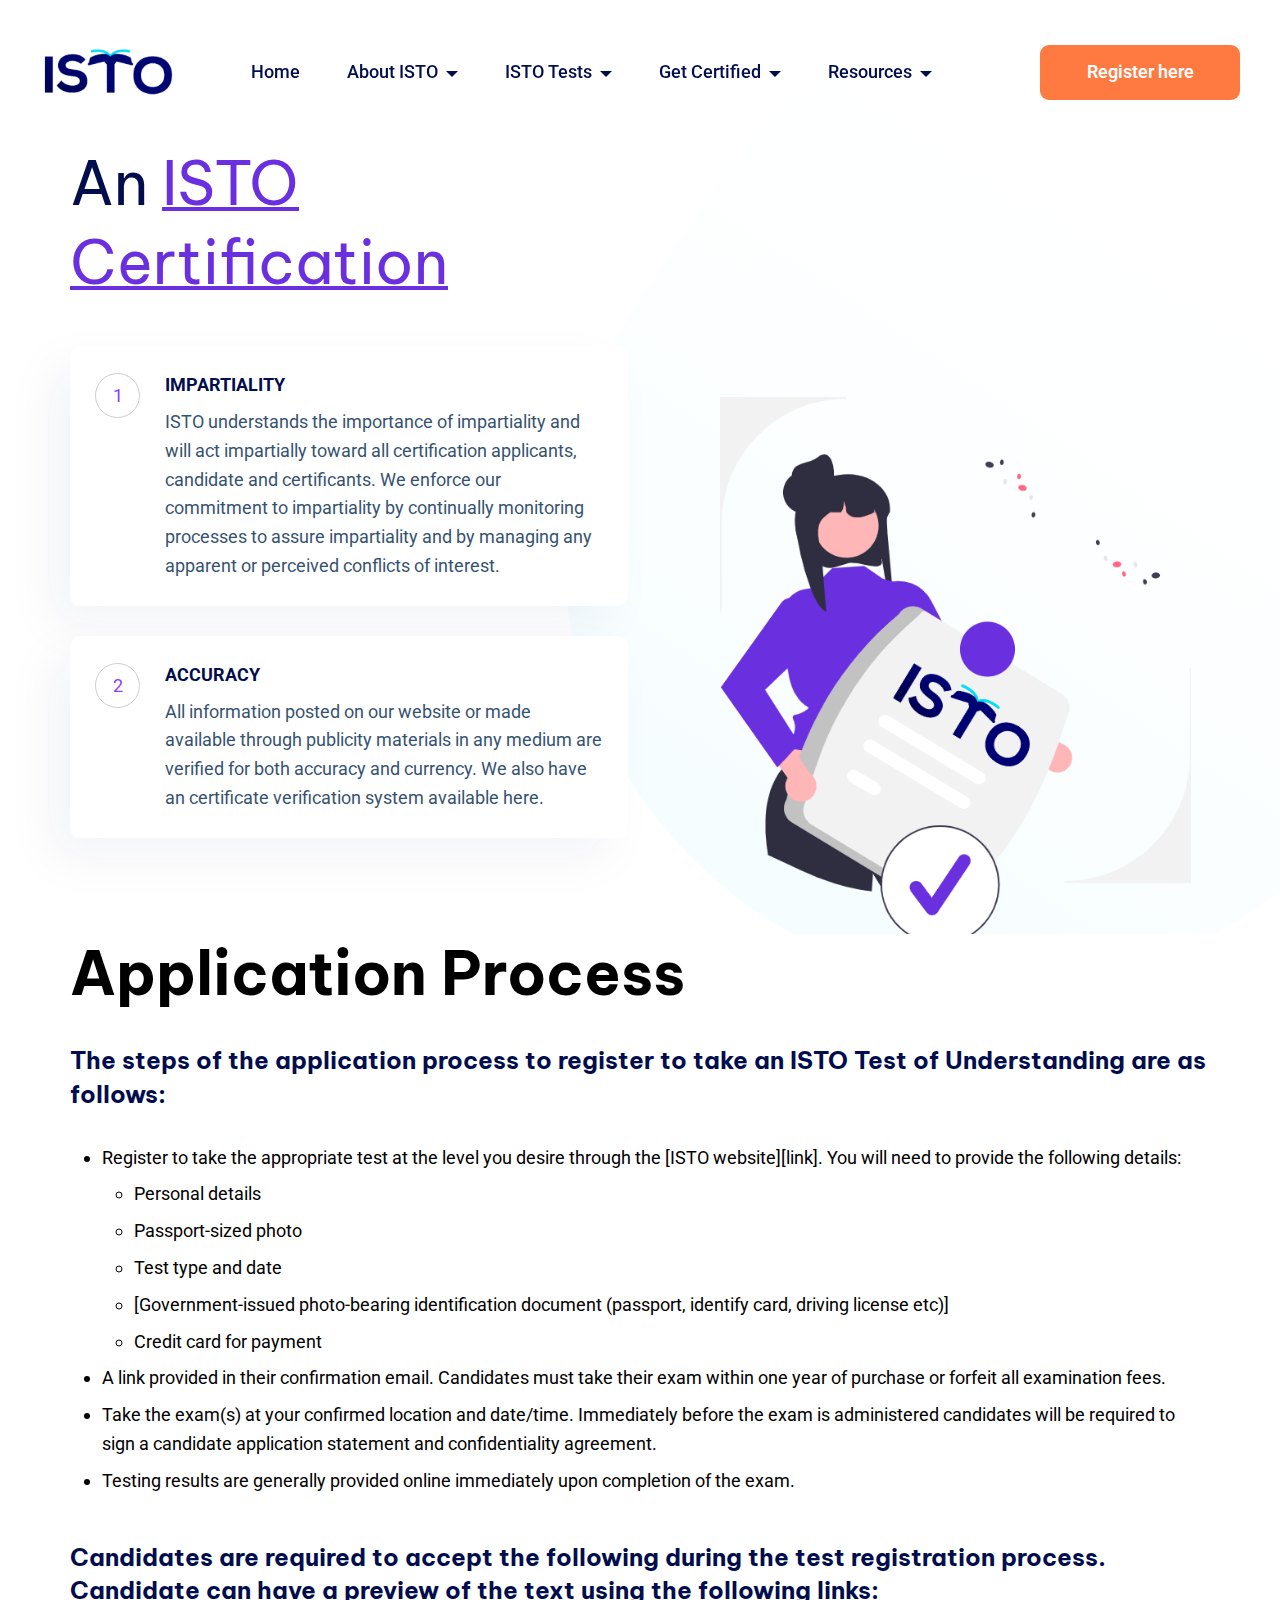
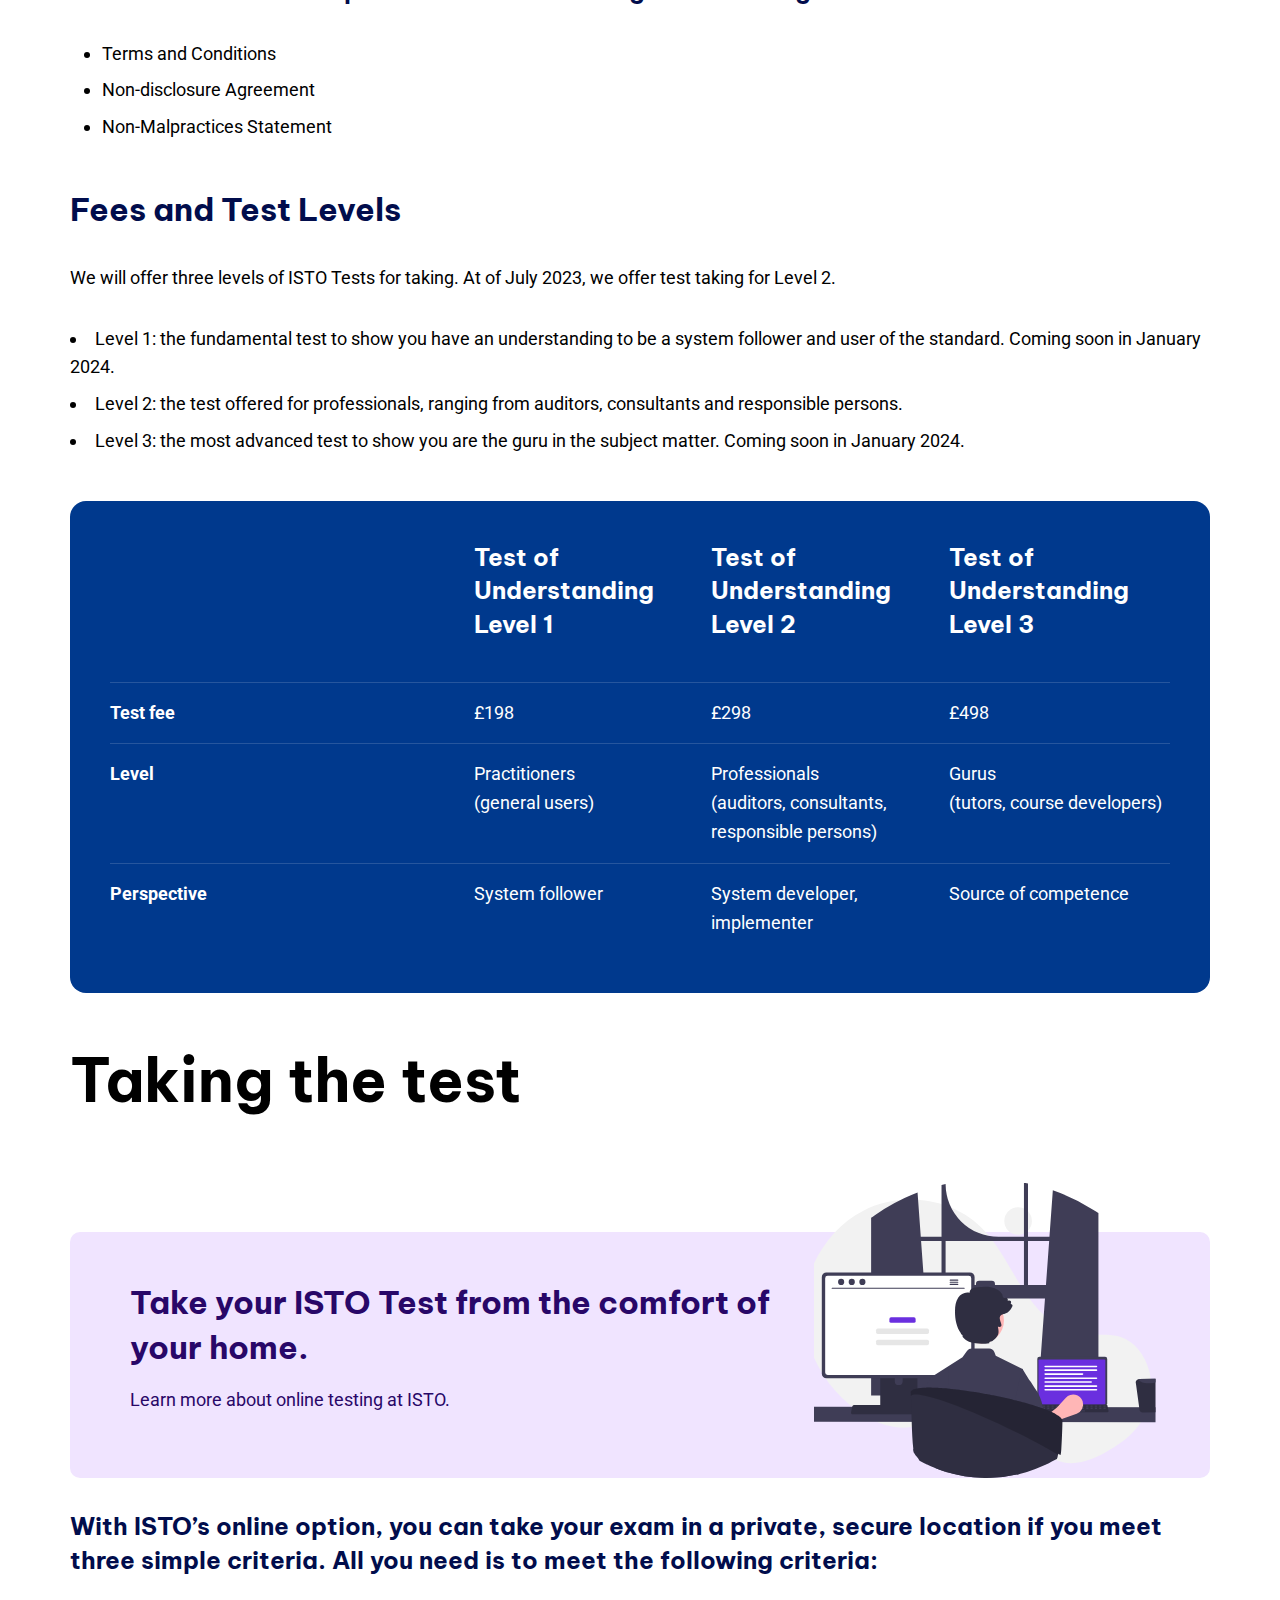
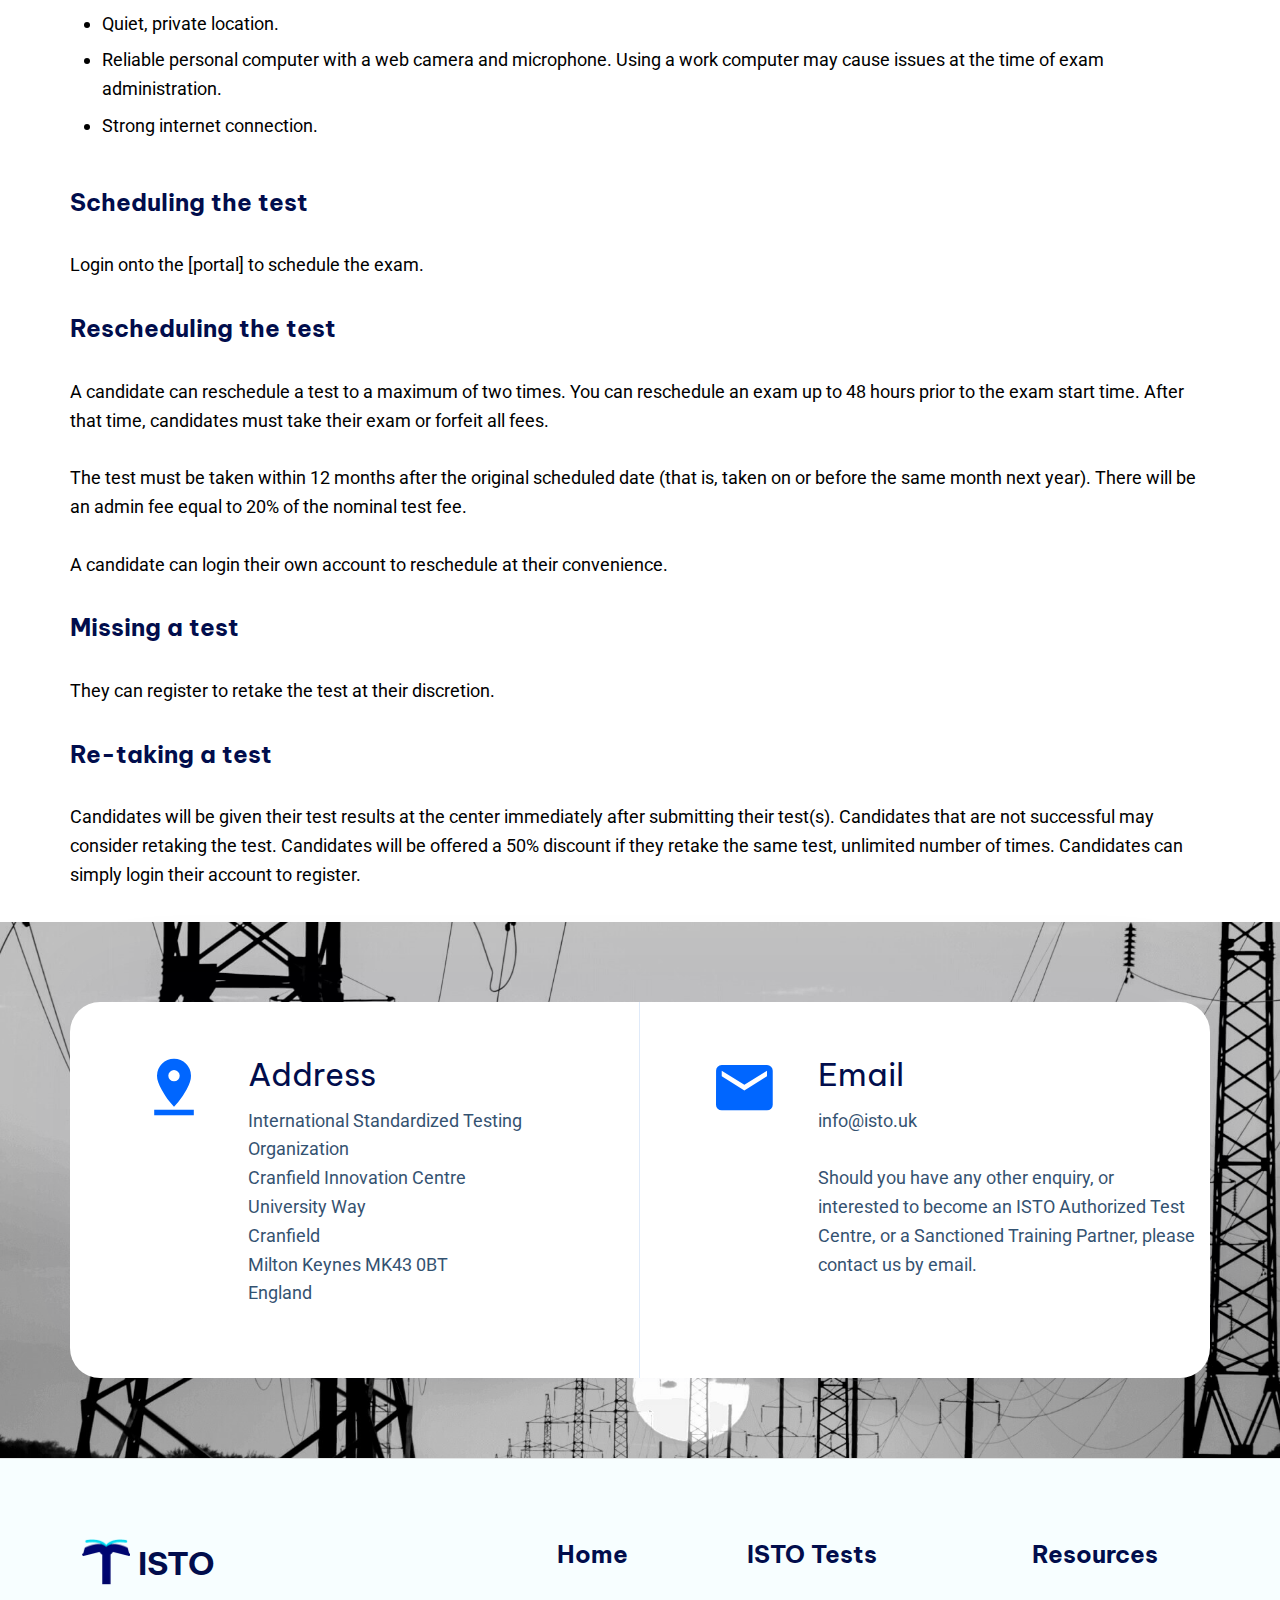
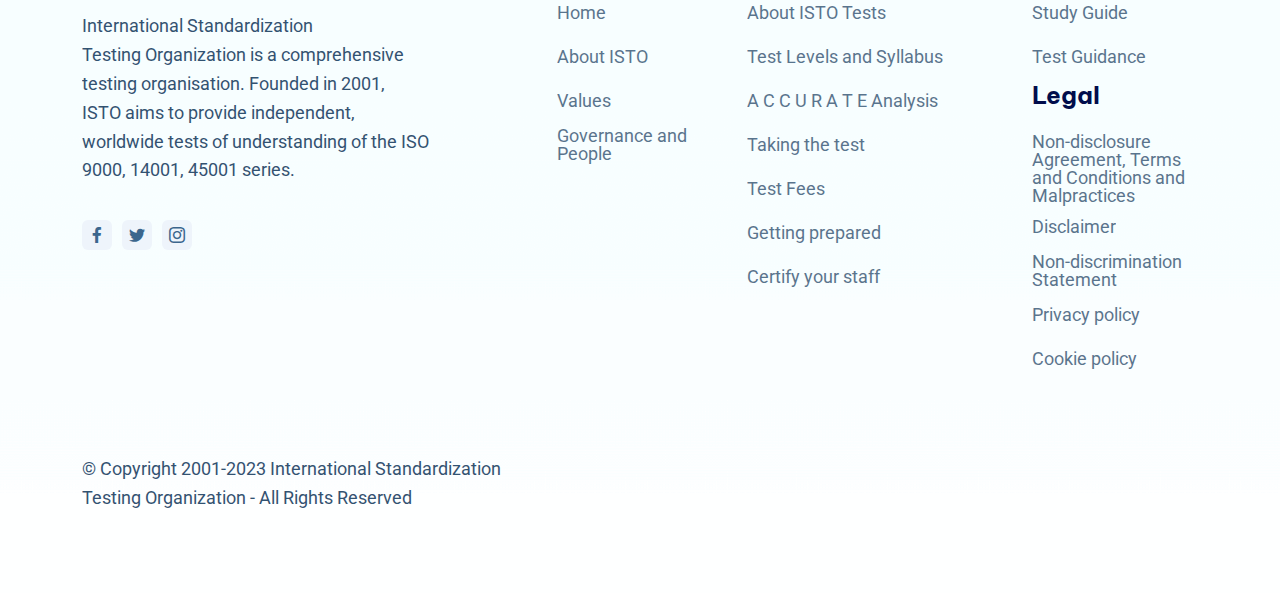
<file: certified.html>
<!DOCTYPE html>
<html  >
<head>
  
  <meta charset="UTF-8">
  <meta http-equiv="X-UA-Compatible" content="IE=edge">
  
  <meta name="viewport" content="width=device-width, initial-scale=1, minimum-scale=1">
  <link rel="shortcut icon" href="assets/images/t-100x104.png" type="image/x-icon">
  <meta name="description" content="">
  
  
  <title>Get Certified</title>
  <link rel="stylesheet" href="assets/material-design/css/material-icons.min.css">
  <link rel="stylesheet" href="assets/web/assets/mobirise-icons2/mobirise2.css">
  <link rel="stylesheet" href="assets/Material-Design-Icons/css/material.css">
  <link rel="stylesheet" href="assets/bootstrap/css/bootstrap.min.css">
  <link rel="stylesheet" href="assets/bootstrap/css/bootstrap-grid.min.css">
  <link rel="stylesheet" href="assets/bootstrap/css/bootstrap-reboot.min.css">
  <link rel="stylesheet" href="assets/web/assets/gdpr-plugin/gdpr-styles.css">
  <link rel="stylesheet" href="assets/dropdown/css/style.css">
  <link rel="stylesheet" href="assets/socicon/css/styles.css">
  <link rel="stylesheet" href="assets/theme/css/style.css">
  <link rel="preload" href="https://fonts.googleapis.com/css?family=Be+Vietnam+Pro:100,100i,200,200i,300,300i,400,400i,500,500i,600,600i,700,700i,800,800i,900,900i&display=swap" as="style" onload="this.onload=null;this.rel='stylesheet'">
  <noscript><link rel="stylesheet" href="https://fonts.googleapis.com/css?family=Be+Vietnam+Pro:100,100i,200,200i,300,300i,400,400i,500,500i,600,600i,700,700i,800,800i,900,900i&display=swap"></noscript>
  <link rel="preload" href="https://fonts.googleapis.com/css?family=Roboto:100,100i,300,300i,400,400i,500,500i,700,700i,900,900i&display=swap" as="style" onload="this.onload=null;this.rel='stylesheet'">
  <noscript><link rel="stylesheet" href="https://fonts.googleapis.com/css?family=Roboto:100,100i,300,300i,400,400i,500,500i,700,700i,900,900i&display=swap"></noscript>
  <link rel="preload" as="style" href="assets/mobirise/css/mbr-additional.css"><link rel="stylesheet" href="assets/mobirise/css/mbr-additional.css" type="text/css">

  
  
  
</head>
<body>
  
  <section data-bs-version="5.1" class="menu menu1 cid-tvmiPo3L1h" once="menu" id="amenu1-43">
    

    <nav class="navbar navbar-dropdown navbar-fixed-top navbar-expand-lg">
        <div class="container-fluid">
            <div class="navbar-brand">
                <span class="navbar-logo">
                    <a href="#">
                        <img src="assets/images/logo-lowres-186x66.png" alt="" style="height: 3rem;">
                    </a>
                </span>
                
            </div>
            <button class="navbar-toggler" type="button" data-toggle="collapse" data-bs-toggle="collapse" data-target="#navbarSupportedContent" data-bs-target="#navbarSupportedContent" aria-controls="navbarNavAltMarkup" aria-expanded="false" aria-label="Toggle navigation">
                <div class="hamburger">
                    <span></span>
                    <span></span>
                    <span></span>
                    <span></span>
                </div>
            </button>
            <div class="collapse navbar-collapse" id="navbarSupportedContent">
                <ul class="navbar-nav nav-dropdown" data-app-modern-menu="true"><li class="nav-item"><a class="nav-link link text-black text-primary display-7" href="index.html" aria-expanded="false">Home</a></li>
                    <li class="nav-item dropdown"><a class="nav-link link dropdown-toggle text-black show display-7" href="#" data-toggle="dropdown-submenu" data-bs-toggle="dropdown" data-bs-auto-close="outside" aria-expanded="false">About ISTO</a><div class="dropdown-menu show" aria-labelledby="dropdown-827" data-bs-popper="none"><a class="dropdown-item text-black text-primary display-7" href="About.html#intro">Who are we</a><a class="dropdown-item text-black text-primary display-7" href="About.html#missionpurpose">Mission and Purpose</a><a class="dropdown-item text-black text-primary display-7" href="About.html#values">Values</a><a class="dropdown-item text-black text-primary display-7" href="About.html#governance">Governance and the Board</a></div></li>
                    <li class="nav-item dropdown"><a class="nav-link link dropdown-toggle text-black display-7" href="#" data-toggle="dropdown-submenu" data-bs-toggle="dropdown" data-bs-auto-close="outside" aria-expanded="false">ISTO Tests</a><div class="dropdown-menu" aria-labelledby="dropdown-280"><a class="dropdown-item text-black text-primary display-7" href="tests.html#testintro">About ISTO Tests</a><a class="dropdown-item text-black text-primary display-7" href="tests.html#levelsandsyllabus">Test Levels and Syllabus</a><a class="dropdown-item text-black text-primary display-7" href="tests.html#resources">Resources</a><a class="dropdown-item text-black text-primary display-7" href="tests.html#accurateanalysis">A C C U R A T E Analysis&nbsp;</a><a class="dropdown-item text-black text-primary display-7" href="tests.html#staffcertification">Certify your staff</a></div>
                    </li>
                    
                    <li class="nav-item dropdown"><a class="nav-link link dropdown-toggle text-black display-7" href="#" data-toggle="dropdown-submenu" data-bs-toggle="dropdown" data-bs-auto-close="outside" aria-expanded="false">Get Certified</a><div class="dropdown-menu" aria-labelledby="dropdown-139"><a class="dropdown-item text-black text-primary display-7" href="page5.html#top">Impartiality and Accuracy</a><a class="show dropdown-item text-black text-primary display-7" href="page5.html#applicationprocess">Application process</a><a class="show dropdown-item text-black text-primary display-7" href="page5.html#fees">Fees and Test Levels</a><a class="show dropdown-item text-black text-primary display-7" href="page5.html#test">Taking the test</a></div>
                    </li><li class="nav-item dropdown"><a class="nav-link link text-black dropdown-toggle display-7" href="#" data-toggle="dropdown-submenu" data-bs-toggle="dropdown" data-bs-auto-close="outside" aria-expanded="false">Resources</a><div class="dropdown-menu" aria-labelledby="dropdown-893"><a class="text-black dropdown-item text-primary display-7" href="page9.html#top">Getting prepared</a><a class="text-black show dropdown-item text-primary display-7" href="testguidance.html">Test Guidance</a></div></li></ul>
                
                <div class="mbr-section-btn"><a class="btn btn-primary display-7" href="https://portal.isto.ch/login">Register here</a></div>
                
            </div>
        </div>
    </nav>
</section>

<section data-bs-version="5.1" class="features4 cid-tvnxkIsNEe" id="impartiality">

    
    


    

    <div class="container">
        <div class="row justify-content-center">

            <div class="col-12 col-xxl-5 col-lg-6 col-md-7 col-text">
                <div class="text-wrapper">
                    
                    <h1 class="mbr-section-title mbr-fonts-style display-2">
                        An&nbsp;<span class="colored-text">ISTO Certification</span></h1>
                    
                    <div class="cards-container">
                        <div class="card card-1">
                            <div class="card-number">
                                1
                            </div>
                            <div class="card-text-container">
                                <h2 class="card-title mbr-fonts-style display-7">
                                    <strong>IMPARTIALITY</strong></h2>
                                <p class="card-text mbr-fonts-style display-7">ISTO understands the importance of impartiality and will act impartially toward all certification applicants, candidate and certificants. We enforce our commitment to impartiality by continually monitoring processes to assure impartiality and by managing any apparent or perceived conflicts of interest.<br></p>
                            </div>
                        </div>
                        <div>
                            <div class="card card-2">
                                <div class="card-number">
                                    2
                                </div>
                                <div class="card-text-container">
                                    <h2 class="card-title mbr-fonts-style display-7">
                                        <strong>ACCURACY</strong>
                                    </h2>
                                    <p class="card-text mbr-fonts-style display-7">
                                        All information posted on our website or made available through publicity materials in any medium are verified for both accuracy and currency. We also have an certificate verification system available here.</p>
                                </div>
                            </div>
                        </div>
                        
                    </div>

                    
                </div>
            </div>
            <div class="col-12 image-wrapper">
                <img class="w-100" src="assets/images/cert-purple-575x668.png" alt="">
            </div>
            <div class="bg-round">
                <svg xmlns="http://www.w3.org/2000/svg" preserveAspectRatio="auto" width="905" height="1249" viewBox="0 0 905 1249" fill="none">
                    <rect x="-216" y="838.195" width="1276.24" height="1112.27" rx="556.137" transform="rotate(-55.6916 -216 838.195)" fill="url(#paint0_linear_450_257)"></rect>
                    <defs>
                        <linearGradient id="paint0_linear_450_257" x1="-146.379" y1="1457.32" x2="988.211" y2="1457.31" gradientUnits="userSpaceOnUse">
                            <stop stop-color="#F6FDFF"></stop>
                            <stop offset="1" stop-color="white" stop-opacity="0"></stop>
                        </linearGradient>
                    </defs>
                </svg>
            </div>
        </div>
    </div>
</section>

<section data-bs-version="5.1" class="article3 cid-tvmiPq3uqj" id="applicationprocess">
    
    <div class="container">
        <div class="row justify-content-center">
            <div class="col-md-12 col-lg-12">
                <h3 class="mbr-section-title align-left mbr-fonts-style mb-4 display-2"><strong>Application Process</strong></h3>
                <h4 class="mbr-section-subtitle align-left mbr-fonts-style mb-4 display-4"><strong>The steps of the application process to register to take an ISTO Test of Understanding are as follows:</strong></h4>
                <ul class="list align-left mbr-fonts-style display-7">
                    <li>Register to take the appropriate test at the level you desire through the [ISTO website][link]. You will need to provide the following details:</li><ul><li>Personal details&nbsp;</li><li>Passport-sized photo&nbsp;</li><li>Test type and date&nbsp;</li><li>[Government-issued photo-bearing identification document (passport, identify card, driving license etc)]</li><li>Credit card for payment&nbsp;</li></ul><li>A link provided in their confirmation email. Candidates must take their exam within one year of purchase or forfeit all examination fees.</li><li>Take the exam(s) at your confirmed location and date/time. Immediately before the exam is administered candidates will be required to sign a candidate application statement and confidentiality agreement.</li><li>Testing results are generally provided online immediately upon completion of the exam.</li>
                </ul>
            </div>
        </div>
    </div>
</section>

<section data-bs-version="5.1" class="article3 cid-tvnC3bREOV" id="content03-4h">
    
    <div class="container">
        <div class="row justify-content-center">
            <div class="col-md-12 col-lg-12">
                
                <h4 class="mbr-section-subtitle align-left mbr-fonts-style mb-4 display-4"><strong>Candidates are required to accept the following during the test registration process. Candidate can have a preview of the text using the following links:</strong></h4>
                <ul class="list align-left mbr-fonts-style display-7">
                    <li>Terms and Conditions</li><li>Non-disclosure Agreement</li><li>Non-Malpractices Statement</li>
                </ul>
            </div>
        </div>
    </div>
</section>

<section data-bs-version="5.1" class="article3 cid-tvmiPry18V" id="fees">
    
    <div class="container">
        <div class="row justify-content-center">
            <div class="col-md-12 col-lg-12">
                
                <h4 class="mbr-section-subtitle align-left mbr-fonts-style mb-4 display-5"><strong>Fees and Test Levels</strong></h4>
                <p class="mbr-text align-left mbr-fonts-style pb-3 display-7">We will offer three levels of ISTO Tests for taking. At of July 2023, we offer test taking for Level 2.&nbsp;</p>
                <ul class="list align-left mbr-fonts-style display-7">
                    <li>Level 1: the fundamental test to show you have an understanding to be a system follower and user of the standard. Coming soon in January 2024.&nbsp;</li><li>Level 2: the test offered for professionals, ranging from auditors, consultants and responsible persons.</li><li>Level 3: the most advanced test to show you are the guru in the subject matter. Coming soon in January 2024.&nbsp;</li>
                </ul>
            </div>
        </div>
    </div>
</section>

<section data-bs-version="5.1" class="pricing1 cid-tvmiPsiotc" id="apricing1-48">

    

    
    
    
    <div class="container">
        
        <div class="row justify-content-center">
            <div class="col-12">
                <div class="content-container">

                    <div class="card-head grid-row-item">
                        <div class="head-clear"></div>
                        <div class="head-titles grid-column-item">
                            <div class="head-item head-item-1">
                                <p class="card-name mb-0 mbr-fonts-style display-4"><strong>Test of<br>Understanding<br>Level 1</strong></p>
                                
                                
                            </div>

                            <div class="head-item head-item-2">
                                <p class="card-name mb-0 mbr-fonts-style display-4"><strong>Test of<br>Understanding<br>Level 2</strong></p>
                                
                                
                            </div>
                            <div class="head-item head-item-3">
                                <p class="card-name mb-0 mbr-fonts-style display-4"><strong>Test of<br>Understanding<br>Level 3</strong></p>
                                
                                
                            </div>
                        </div>
                    </div>
                    <div class="card-item grid-row-item">
                        <div class="item-name-container">
                            <p class="item-name mb-0 mbr-fonts-style display-7">
                                <strong>Test fee</strong></p>
                        </div>
                        <div class="card-list grid-column-item">
                            <p class="item-text mb-0 mbr-fonts-style display-7">
                                £198
                            </p>
                            <p class="item-text mb-0 mbr-fonts-style display-7">
                                £298
                            </p>
                            <p class="item-text mb-0 mbr-fonts-style display-7">
                                £498
                            </p>
                        </div>
                    </div>
                    <div class="card-item grid-row-item">
                        <div class="item-name-container">
                            <p class="item-name mb-0 mbr-fonts-style display-7">
                                <strong>Level</strong></p>
                        </div>
                        <div class="card-list grid-column-item">
                            <p class="item-text mb-0 mbr-fonts-style display-7">Practitioners<br>(general users)</p>
                            <p class="item-text mb-0 mbr-fonts-style display-7">Professionals<br>(auditors, consultants, responsible persons)</p>
                            <p class="item-text mb-0 mbr-fonts-style display-7">Gurus<br>(tutors, course developers)</p>
                        </div>
                    </div>
                    <div class="card-item grid-row-item">
                        <div class="item-name-container">
                            <p class="item-name mb-0 mbr-fonts-style display-7">
                                <strong>Perspective&nbsp;</strong></p>
                        </div>
                        <div class="card-list grid-column-item">
                            <p class="item-text mb-0 mbr-fonts-style display-7">
                                System follower
                            </p>
                            <p class="item-text mb-0 mbr-fonts-style display-7">
                                System developer, implementer
                            </p>
                            <p class="item-text mb-0 mbr-fonts-style display-7">
                                Source of competence
                            </p>
                        </div>
                    </div>
                    
                    
 
                    
                    
                    
                    
                    

                    
                </div>
            </div>
        </div>
    </div>
</section>

<section data-bs-version="5.1" class="article3 cid-tvmiPttPJi" id="test">
    
    <div class="container">
        <div class="row justify-content-center">
            <div class="col-md-12 col-lg-12">
                <h3 class="mbr-section-title align-left mbr-fonts-style mb-4 display-2"><strong>Taking the test</strong></h3>
                
                
            </div>
        </div>
    </div>
</section>

<section data-bs-version="5.1" class="article3 cid-tvo0pee1qI" id="content03-4u">
    
    <div class="container">
        <div class="row justify-content-end">

            <div class="counter-container col-12 col-md-12 m-auto col-lg-8">
                <div class="card">
                    <h2 class="mbr-section-title align-left mbr-fonts-style mb-3 display-5"><strong>Take your ISTO Test from the comfort of your home.&nbsp;</strong></h2>
                    <p class="mbr-text align-left mbr-fonts-style mb-3 display-7">Learn more about online testing at ISTO.<br></p>
                    
                </div>
            </div>
            <div class="col-12 col-md-12 col-lg-4 image-wrapper align-right">
                <img src="assets/images/test-from-home.svg" alt="">
            </div>
        </div>
    </div>
</section>

<section data-bs-version="5.1" class="article3 cid-tvnGrl6Cl5" id="content03-4l">
    
    <div class="container">
        <div class="row justify-content-center">
            <div class="col-md-12 col-lg-12">
                
                <h4 class="mbr-section-subtitle align-left mbr-fonts-style mb-4 display-4"><strong>With ISTO’s online option, you can take your exam in a private, secure location if you meet three simple criteria. All you need is to meet the following criteria:</strong></h4>
                <ul class="list align-left mbr-fonts-style display-7">
                    <li>Quiet, private location.</li><li>Reliable personal computer with a web camera and microphone. Using a work computer may cause issues at the time of exam administration.</li><li>Strong internet connection.</li>
                </ul>
            </div>
        </div>
    </div>
</section>

<section data-bs-version="5.1" class="article3 cid-tvnGNFL0qO" id="content03-4q">
    
    <div class="container">
        <div class="row justify-content-center">
            <div class="col-md-12 col-lg-12">
                
                <h4 class="mbr-section-subtitle align-left mbr-fonts-style mb-4 display-4"><strong>Scheduling the test</strong></h4>
                <p class="mbr-text align-left mbr-fonts-style pb-3 display-7">Login onto the [portal] to schedule the exam.<br></p>
                                <h4 class="mbr-section-subtitle align-left mbr-fonts-style mb-4 display-4"><strong>Rescheduling the test&nbsp;</strong></h4>
                <p class="mbr-text align-left mbr-fonts-style pb-3 display-7">A candidate can reschedule a test to a maximum of two times. You can reschedule an exam up to 48 hours prior to the exam start time. After that time, candidates must take their exam or forfeit all fees.<br><br>The test must be taken within 12 months after the original scheduled date (that is, taken on or before the same month next year). There will be an admin fee equal to 20% of the nominal test fee.<br><br>A candidate can login their own account to reschedule at their convenience.<br></p>
                                <h4 class="mbr-section-subtitle align-left mbr-fonts-style mb-4 display-4"><strong>Missing a test&nbsp;</strong></h4>
                <p class="mbr-text align-left mbr-fonts-style pb-3 display-7">They can register to retake the test at their discretion.<br></p>
                <h4 class="mbr-section-subtitle align-left mbr-fonts-style mb-4 display-4"><strong>Re-taking a test</strong></h4>
                <p class="mbr-text align-left mbr-fonts-style pb-3 display-7">Candidates will be given their test results at the center immediately after submitting their test(s). Candidates that are not successful may consider retaking the test. Candidates will be offered a 50% discount if they retake the same test, unlimited number of times. Candidates can simply login their account to register.&nbsp;&nbsp;<br></p>
            </div>
        </div>
    </div>
</section>

<section data-bs-version="5.1" class="contacts1 cid-tvmiPvYHy9" id="acontacts1-4c">

    
    


    
    <div class="container">
        <div class="row main-row justify-content-center">
            <div class="col-12 content-container">
                <div class="col-text col-text1 col-12 col-md-6">
                    <div class="icon-box icon-box1">
                        <span class="mbr-iconfont material-pin-drop material"></span>
                    </div>
                    <div class="text-container">
                        <h1 class="mbr-section-title mbr-fonts-style display-5">Address
                        </h1>
                        <p class="mbr-text mbr-fonts-style display-7">International Standardized Testing Organization<br>Cranfield Innovation Centre<br>University Way<br>Cranfield<br>Milton Keynes MK43 0BT<br>England</p>
                    </div>
                </div>
                <div class="col-text col-text2 col-12 col-md-6">
                    <div class="icon-box icon-box2">
                        <span class="mbr-iconfont mdi-communication-email"></span>
                    </div>
                    <div class="text-container">
                        <h1 class="mbr-section-title mbr-fonts-style display-5">
                            Email</h1>
                        <p class="mbr-text mbr-fonts-style display-7">info@isto.uk<br><br>Should you have any other enquiry, or interested to become an ISTO Authorized Test Centre, or a Sanctioned Training Partner, please contact us by email.<br></p>
                        <p class="link-text mbr-fonts-style display-4"><br></p>
                    </div>
                </div>
            </div>
        </div>
    </div>
</section>

<section data-bs-version="5.1" class="footer1 cid-tvyFHcJ0dE" once="footers" id="afooter1-6h">

    
    

    
    <div class="container">
        <div class="row">
            <div class="col-12 col-lg-4 col-brand">
                <div class="navbar-brand">
                    <span class="navbar-logo">
                        <a href="#">
                            <img src="assets/images/t-100x104.png" alt="" style="height: 3.1rem;">
                        </a>
                    </span>
                    <span class="navbar-caption-wrap"><a class="navbar-caption text-black display-5" href="#"><strong>ISTO</strong></a></span>
                </div>
                <p class="brand-text mbr-fonts-style display-7">International Standardization<br>Testing Organization&nbsp;is a comprehensive testing organisation. Founded in 2001, ISTO&nbsp;aims to provide&nbsp;independent, worldwide tests of understanding of the ISO 9000, 14001, 45001 series.&nbsp;<br></p>
                <div class="social-row display-7">
                    <div class="soc-item">
                        <a href="https://twitter.com/mobirise" target="_blank">
                            <span class="mbr-iconfont socicon socicon-facebook"></span>
                        </a>
                    </div>
                    <div class="soc-item">
                        <a href="https://twitter.com/mobirise" target="_blank">
                            <span class="mbr-iconfont socicon socicon-twitter"></span>
                        </a>
                    </div>
                    <div class="soc-item">
                        <a href="https://twitter.com/mobirise" target="_blank">
                            <span class="mbr-iconfont socicon socicon-instagram"></span>
                        </a>
                    </div>
                    
                </div>
            </div>
            <div class="col-12 col-lg-2 col-sm-4 ms-auto col-link1 col-link">
                <h5 class="mbr-section-subtitle mbr-fonts-style display-4">
                    <strong>Home</strong></h5>
                <ul class="list mbr-fonts-style display-7">
                    <li class="mbr-text item-wrap"><a href="index.html" class="text-black text-primary">Home</a></li>
                    <li class="mbr-text item-wrap"><a href="About.html#intro" class="text-black text-primary">About ISTO</a></li><li class="mbr-text item-wrap"><a href="About.html#values" class="text-black">Values</a><br></li><li class="mbr-text item-wrap"><a href="About.html#governance" class="text-black text-primary">Governance and People</a></li><li class="mbr-text item-wrap"><br></li>
                    <li class="mbr-text item-wrap"><br></li>
                    <li class="mbr-text item-wrap"><br></li>
                </ul>
            </div>
            <div class="col-12 col-lg-3 col-sm-4 col-link2 col-link">
                <h5 class="mbr-section-subtitle mbr-fonts-style display-4">
                    <strong>ISTO Tests</strong></h5>
                <ul class="list mbr-fonts-style display-7">
                    <li class="mbr-text item-wrap"><a href="tests.html#aheader2-4v" class="text-black text-primary">About ISTO Tests</a></li><li class="mbr-text item-wrap"><a href="tests.html#levelsandsyllabus" class="text-black text-primary">Test Levels and Syllabus</a></li><li class="mbr-text item-wrap"><a href="tests.html#accurateanalysis" class="text-black text-primary">A C C U R A T E Analysis</a></li><li class="mbr-text item-wrap"><span style="font-size: 1.125rem;"><a href="certified.html#applicationprocess" class="text-black">Taking the test</a></span></li><li class="mbr-text item-wrap"><span style="font-size: 1.125rem;"><a href="certified.html#fees" class="text-black">Test Fees</a></span></li><li class="mbr-text item-wrap"><a href="preparation.html#content03-68" class="text-black">Getting prepared</a></li><li class="mbr-text item-wrap"><a href="tests.html#staffcertification" class="text-black">Certify your staff</a></li>
                </ul>
            </div>
            <div class="col-12 col-xl-2 col-lg-3 col-sm-4 col-link3 col-link">
                <h5 class="mbr-section-subtitle mbr-fonts-style display-4">
                    <strong>Resources</strong></h5>
                <ul class="list mbr-fonts-style display-7">
                    <li class="mbr-text item-wrap"><a href="tests.html#resources" class="text-black text-primary">Study Guide</a></li><li class="mbr-text item-wrap"><a href="testguidance.html" class="text-black">Test Guidance</a></li>                </ul>
                    
                                    <h5 class="mbr-section-subtitle mbr-fonts-style display-4">
                    <strong>Legal</strong></h5>
                                    <ul class="list mbr-fonts-style display-7">
                    <li class="mbr-text item-wrap"><a href="policies.html" class="text-black text-primary">Non-disclosure Agreement, Terms and Conditions and Malpractices</a></li><li class="mbr-text item-wrap"><a href="statements.html" class="text-black text-primary">Disclaimer</a></li><li class="mbr-text item-wrap"><a href="statements.html" class="text-black text-primary">Non-discrimination Statement</a></li><li class="mbr-text item-wrap"><a href="statements.html" class="text-black text-primary">Privacy policy</a></li><li class="mbr-text item-wrap"><a href="cookie.html" class="text-black text-primary">Cookie policy</a></li>
                </ul>
            </div>
            <div class="col-12 col-copyright">
                <p class="mbr-text mb-0 mbr-fonts-style copyright align-left display-7">© Copyright 2001-2023 International Standardization<br>Testing Organization - All Rights Reserved</p>
            </div>
        </div>
    </div>
</section>


<script src="assets/bootstrap/js/bootstrap.bundle.min.js"></script>
  <script src="assets/smoothscroll/smooth-scroll.js"></script>
  <script src="assets/ytplayer/index.js"></script>
  <script src="assets/dropdown/js/navbar-dropdown.js"></script>
  <script src="assets/theme/js/script.js"></script>
  
  
  
</body>
</html>
</file>
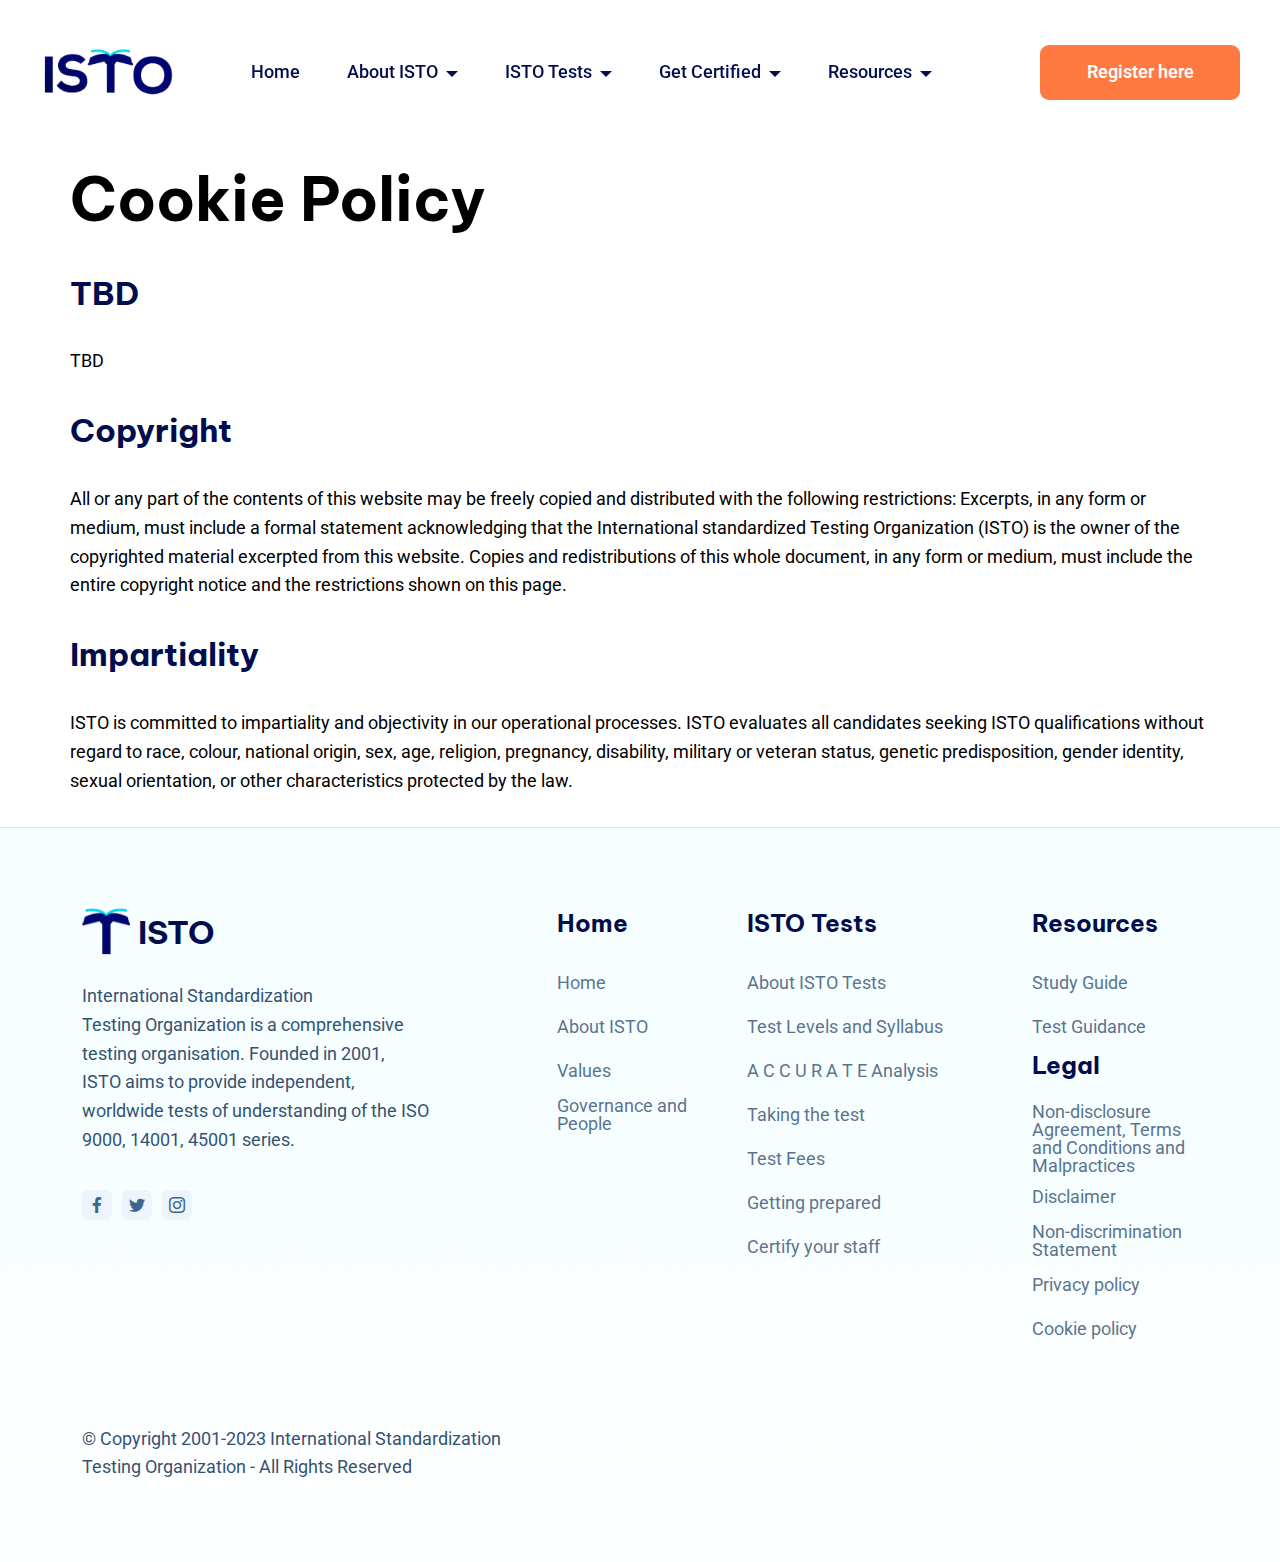
<file: cookie.html>
<!DOCTYPE html>
<html  >
<head>
  
  <meta charset="UTF-8">
  <meta http-equiv="X-UA-Compatible" content="IE=edge">
  
  <meta name="viewport" content="width=device-width, initial-scale=1, minimum-scale=1">
  <link rel="shortcut icon" href="assets/images/t-100x104.png" type="image/x-icon">
  <meta name="description" content="">
  
  
  <title>Cookie Policy</title>
  <link rel="stylesheet" href="assets/bootstrap/css/bootstrap.min.css">
  <link rel="stylesheet" href="assets/bootstrap/css/bootstrap-grid.min.css">
  <link rel="stylesheet" href="assets/bootstrap/css/bootstrap-reboot.min.css">
  <link rel="stylesheet" href="assets/web/assets/gdpr-plugin/gdpr-styles.css">
  <link rel="stylesheet" href="assets/dropdown/css/style.css">
  <link rel="stylesheet" href="assets/socicon/css/styles.css">
  <link rel="stylesheet" href="assets/theme/css/style.css">
  <link rel="preload" href="https://fonts.googleapis.com/css?family=Be+Vietnam+Pro:100,100i,200,200i,300,300i,400,400i,500,500i,600,600i,700,700i,800,800i,900,900i&display=swap" as="style" onload="this.onload=null;this.rel='stylesheet'">
  <noscript><link rel="stylesheet" href="https://fonts.googleapis.com/css?family=Be+Vietnam+Pro:100,100i,200,200i,300,300i,400,400i,500,500i,600,600i,700,700i,800,800i,900,900i&display=swap"></noscript>
  <link rel="preload" href="https://fonts.googleapis.com/css?family=Roboto:100,100i,300,300i,400,400i,500,500i,700,700i,900,900i&display=swap" as="style" onload="this.onload=null;this.rel='stylesheet'">
  <noscript><link rel="stylesheet" href="https://fonts.googleapis.com/css?family=Roboto:100,100i,300,300i,400,400i,500,500i,700,700i,900,900i&display=swap"></noscript>
  <link rel="preload" as="style" href="assets/mobirise/css/mbr-additional.css"><link rel="stylesheet" href="assets/mobirise/css/mbr-additional.css" type="text/css">

  
  
  
</head>
<body>
  
  <section data-bs-version="5.1" class="menu menu1 cid-tvqDQr0cEO" once="menu" id="amenu1-5t">
    

    <nav class="navbar navbar-dropdown navbar-fixed-top navbar-expand-lg">
        <div class="container-fluid">
            <div class="navbar-brand">
                <span class="navbar-logo">
                    <a href="#">
                        <img src="assets/images/logo-lowres-186x66.png" alt="" style="height: 3rem;">
                    </a>
                </span>
                
            </div>
            <button class="navbar-toggler" type="button" data-toggle="collapse" data-bs-toggle="collapse" data-target="#navbarSupportedContent" data-bs-target="#navbarSupportedContent" aria-controls="navbarNavAltMarkup" aria-expanded="false" aria-label="Toggle navigation">
                <div class="hamburger">
                    <span></span>
                    <span></span>
                    <span></span>
                    <span></span>
                </div>
            </button>
            <div class="collapse navbar-collapse" id="navbarSupportedContent">
                <ul class="navbar-nav nav-dropdown" data-app-modern-menu="true"><li class="nav-item"><a class="nav-link link text-black text-primary display-7" href="index.html" aria-expanded="false">Home</a></li>
                    <li class="nav-item dropdown"><a class="nav-link link dropdown-toggle text-black show display-7" href="#" data-toggle="dropdown-submenu" data-bs-toggle="dropdown" data-bs-auto-close="outside" aria-expanded="false">About ISTO</a><div class="dropdown-menu show" aria-labelledby="dropdown-827" data-bs-popper="none"><a class="dropdown-item text-black text-primary display-7" href="About.html#intro">Who are we</a><a class="dropdown-item text-black text-primary display-7" href="About.html#missionpurpose">Mission and Purpose</a><a class="dropdown-item text-black text-primary display-7" href="About.html#values">Values</a><a class="dropdown-item text-black text-primary display-7" href="About.html#governance">Governance and the Board</a></div></li>
                    <li class="nav-item dropdown"><a class="nav-link link dropdown-toggle text-black display-7" href="#" data-toggle="dropdown-submenu" data-bs-toggle="dropdown" data-bs-auto-close="outside" aria-expanded="false">ISTO Tests</a><div class="dropdown-menu" aria-labelledby="dropdown-280"><a class="dropdown-item text-black text-primary display-7" href="tests.html#testintro">About ISTO Tests</a><a class="dropdown-item text-black text-primary display-7" href="tests.html#levelsandsyllabus">Test Levels and Syllabus</a><a class="dropdown-item text-black text-primary display-7" href="tests.html#resources">Resources</a><a class="dropdown-item text-black text-primary display-7" href="tests.html#accurateanalysis">A C C U R A T E Analysis&nbsp;</a><a class="dropdown-item text-black text-primary display-7" href="tests.html#staffcertification">Certify your staff</a></div>
                    </li>
                    
                    <li class="nav-item dropdown"><a class="nav-link link dropdown-toggle text-black display-7" href="#" data-toggle="dropdown-submenu" data-bs-toggle="dropdown" data-bs-auto-close="outside" aria-expanded="false">Get Certified</a><div class="dropdown-menu" aria-labelledby="dropdown-139"><a class="dropdown-item text-black text-primary display-7" href="page5.html#top">Impartiality and Accuracy</a><a class="show dropdown-item text-black text-primary display-7" href="page5.html#applicationprocess">Application process</a><a class="show dropdown-item text-black text-primary display-7" href="page5.html#fees">Fees and Test Levels</a><a class="show dropdown-item text-black text-primary display-7" href="page5.html#test">Taking the test</a></div>
                    </li><li class="nav-item dropdown"><a class="nav-link link text-black dropdown-toggle display-7" href="#" data-toggle="dropdown-submenu" data-bs-toggle="dropdown" data-bs-auto-close="outside" aria-expanded="false">Resources</a><div class="dropdown-menu" aria-labelledby="dropdown-893"><a class="text-black dropdown-item text-primary display-7" href="page9.html#top">Getting prepared</a><a class="text-black show dropdown-item text-primary display-7" href="testguidance.html">Test Guidance</a></div></li></ul>
                
                <div class="mbr-section-btn"><a class="btn btn-primary display-7" href="https://portal.isto.ch/login">Register here</a></div>
                
            </div>
        </div>
    </nav>
</section>

<section data-bs-version="5.1" class="article3 cid-tvqDQrDMPm" id="content03-5u">
    
    <div class="container">
        <div class="row justify-content-center">
            <div class="col-md-12 col-lg-12">
                <h3 class="mbr-section-title align-left mbr-fonts-style mb-4 display-2"><strong>Cookie Policy&nbsp;</strong></h3>
                <h4 class="mbr-section-subtitle align-left mbr-fonts-style mb-4 display-5"><strong>TBD</strong></h4>
                <p class="mbr-text align-left mbr-fonts-style pb-3 display-7">TBD</p>
                                <h4 class="mbr-section-subtitle align-left mbr-fonts-style mb-4 display-5"><strong>Copyright</strong></h4>
                <p class="mbr-text align-left mbr-fonts-style pb-3 display-7">All or any part of the contents of this website may be freely copied and distributed with the following restrictions: Excerpts, in any form or medium, must include a formal statement acknowledging that the International standardized Testing Organization (ISTO) is the owner of the copyrighted material excerpted from this website. Copies and redistributions of this whole document, in any form or medium, must include the entire copyright notice and the restrictions shown on this page.<br></p>
                                <h4 class="mbr-section-subtitle align-left mbr-fonts-style mb-4 display-5"><strong>Impartiality</strong></h4>
                <p class="mbr-text align-left mbr-fonts-style pb-3 display-7">ISTO is committed to impartiality and objectivity in our operational processes. ISTO evaluates all candidates seeking ISTO qualifications without regard to race, colour, national origin, sex, age, religion, pregnancy, disability, military or veteran status, genetic predisposition, gender identity, sexual orientation, or other characteristics protected by the law.<br></p>
            </div>
        </div>
    </div>
</section>

<section data-bs-version="5.1" class="footer1 cid-tvyFHcJ0dE" once="footers" id="afooter1-6h">

    
    

    
    <div class="container">
        <div class="row">
            <div class="col-12 col-lg-4 col-brand">
                <div class="navbar-brand">
                    <span class="navbar-logo">
                        <a href="#">
                            <img src="assets/images/t-100x104.png" alt="" style="height: 3.1rem;">
                        </a>
                    </span>
                    <span class="navbar-caption-wrap"><a class="navbar-caption text-black display-5" href="#"><strong>ISTO</strong></a></span>
                </div>
                <p class="brand-text mbr-fonts-style display-7">International Standardization<br>Testing Organization&nbsp;is a comprehensive testing organisation. Founded in 2001, ISTO&nbsp;aims to provide&nbsp;independent, worldwide tests of understanding of the ISO 9000, 14001, 45001 series.&nbsp;<br></p>
                <div class="social-row display-7">
                    <div class="soc-item">
                        <a href="https://twitter.com/mobirise" target="_blank">
                            <span class="mbr-iconfont socicon socicon-facebook"></span>
                        </a>
                    </div>
                    <div class="soc-item">
                        <a href="https://twitter.com/mobirise" target="_blank">
                            <span class="mbr-iconfont socicon socicon-twitter"></span>
                        </a>
                    </div>
                    <div class="soc-item">
                        <a href="https://twitter.com/mobirise" target="_blank">
                            <span class="mbr-iconfont socicon socicon-instagram"></span>
                        </a>
                    </div>
                    
                </div>
            </div>
            <div class="col-12 col-lg-2 col-sm-4 ms-auto col-link1 col-link">
                <h5 class="mbr-section-subtitle mbr-fonts-style display-4">
                    <strong>Home</strong></h5>
                <ul class="list mbr-fonts-style display-7">
                    <li class="mbr-text item-wrap"><a href="index.html" class="text-black text-primary">Home</a></li>
                    <li class="mbr-text item-wrap"><a href="About.html#intro" class="text-black text-primary">About ISTO</a></li><li class="mbr-text item-wrap"><a href="About.html#values" class="text-black">Values</a><br></li><li class="mbr-text item-wrap"><a href="About.html#governance" class="text-black text-primary">Governance and People</a></li><li class="mbr-text item-wrap"><br></li>
                    <li class="mbr-text item-wrap"><br></li>
                    <li class="mbr-text item-wrap"><br></li>
                </ul>
            </div>
            <div class="col-12 col-lg-3 col-sm-4 col-link2 col-link">
                <h5 class="mbr-section-subtitle mbr-fonts-style display-4">
                    <strong>ISTO Tests</strong></h5>
                <ul class="list mbr-fonts-style display-7">
                    <li class="mbr-text item-wrap"><a href="tests.html#aheader2-4v" class="text-black text-primary">About ISTO Tests</a></li><li class="mbr-text item-wrap"><a href="tests.html#levelsandsyllabus" class="text-black text-primary">Test Levels and Syllabus</a></li><li class="mbr-text item-wrap"><a href="tests.html#accurateanalysis" class="text-black text-primary">A C C U R A T E Analysis</a></li><li class="mbr-text item-wrap"><span style="font-size: 1.125rem;"><a href="certified.html#applicationprocess" class="text-black">Taking the test</a></span></li><li class="mbr-text item-wrap"><span style="font-size: 1.125rem;"><a href="certified.html#fees" class="text-black">Test Fees</a></span></li><li class="mbr-text item-wrap"><a href="preparation.html#content03-68" class="text-black">Getting prepared</a></li><li class="mbr-text item-wrap"><a href="tests.html#staffcertification" class="text-black">Certify your staff</a></li>
                </ul>
            </div>
            <div class="col-12 col-xl-2 col-lg-3 col-sm-4 col-link3 col-link">
                <h5 class="mbr-section-subtitle mbr-fonts-style display-4">
                    <strong>Resources</strong></h5>
                <ul class="list mbr-fonts-style display-7">
                    <li class="mbr-text item-wrap"><a href="tests.html#resources" class="text-black text-primary">Study Guide</a></li><li class="mbr-text item-wrap"><a href="testguidance.html" class="text-black">Test Guidance</a></li>                </ul>
                    
                                    <h5 class="mbr-section-subtitle mbr-fonts-style display-4">
                    <strong>Legal</strong></h5>
                                    <ul class="list mbr-fonts-style display-7">
                    <li class="mbr-text item-wrap"><a href="policies.html" class="text-black text-primary">Non-disclosure Agreement, Terms and Conditions and Malpractices</a></li><li class="mbr-text item-wrap"><a href="statements.html" class="text-black text-primary">Disclaimer</a></li><li class="mbr-text item-wrap"><a href="statements.html" class="text-black text-primary">Non-discrimination Statement</a></li><li class="mbr-text item-wrap"><a href="statements.html" class="text-black text-primary">Privacy policy</a></li><li class="mbr-text item-wrap"><a href="cookie.html" class="text-black text-primary">Cookie policy</a></li>
                </ul>
            </div>
            <div class="col-12 col-copyright">
                <p class="mbr-text mb-0 mbr-fonts-style copyright align-left display-7">© Copyright 2001-2023 International Standardization<br>Testing Organization - All Rights Reserved</p>
            </div>
        </div>
    </div>
</section>


<script src="assets/bootstrap/js/bootstrap.bundle.min.js"></script>
  <script src="assets/smoothscroll/smooth-scroll.js"></script>
  <script src="assets/ytplayer/index.js"></script>
  <script src="assets/dropdown/js/navbar-dropdown.js"></script>
  <script src="assets/theme/js/script.js"></script>
  
  
  
</body>
</html>
</file>
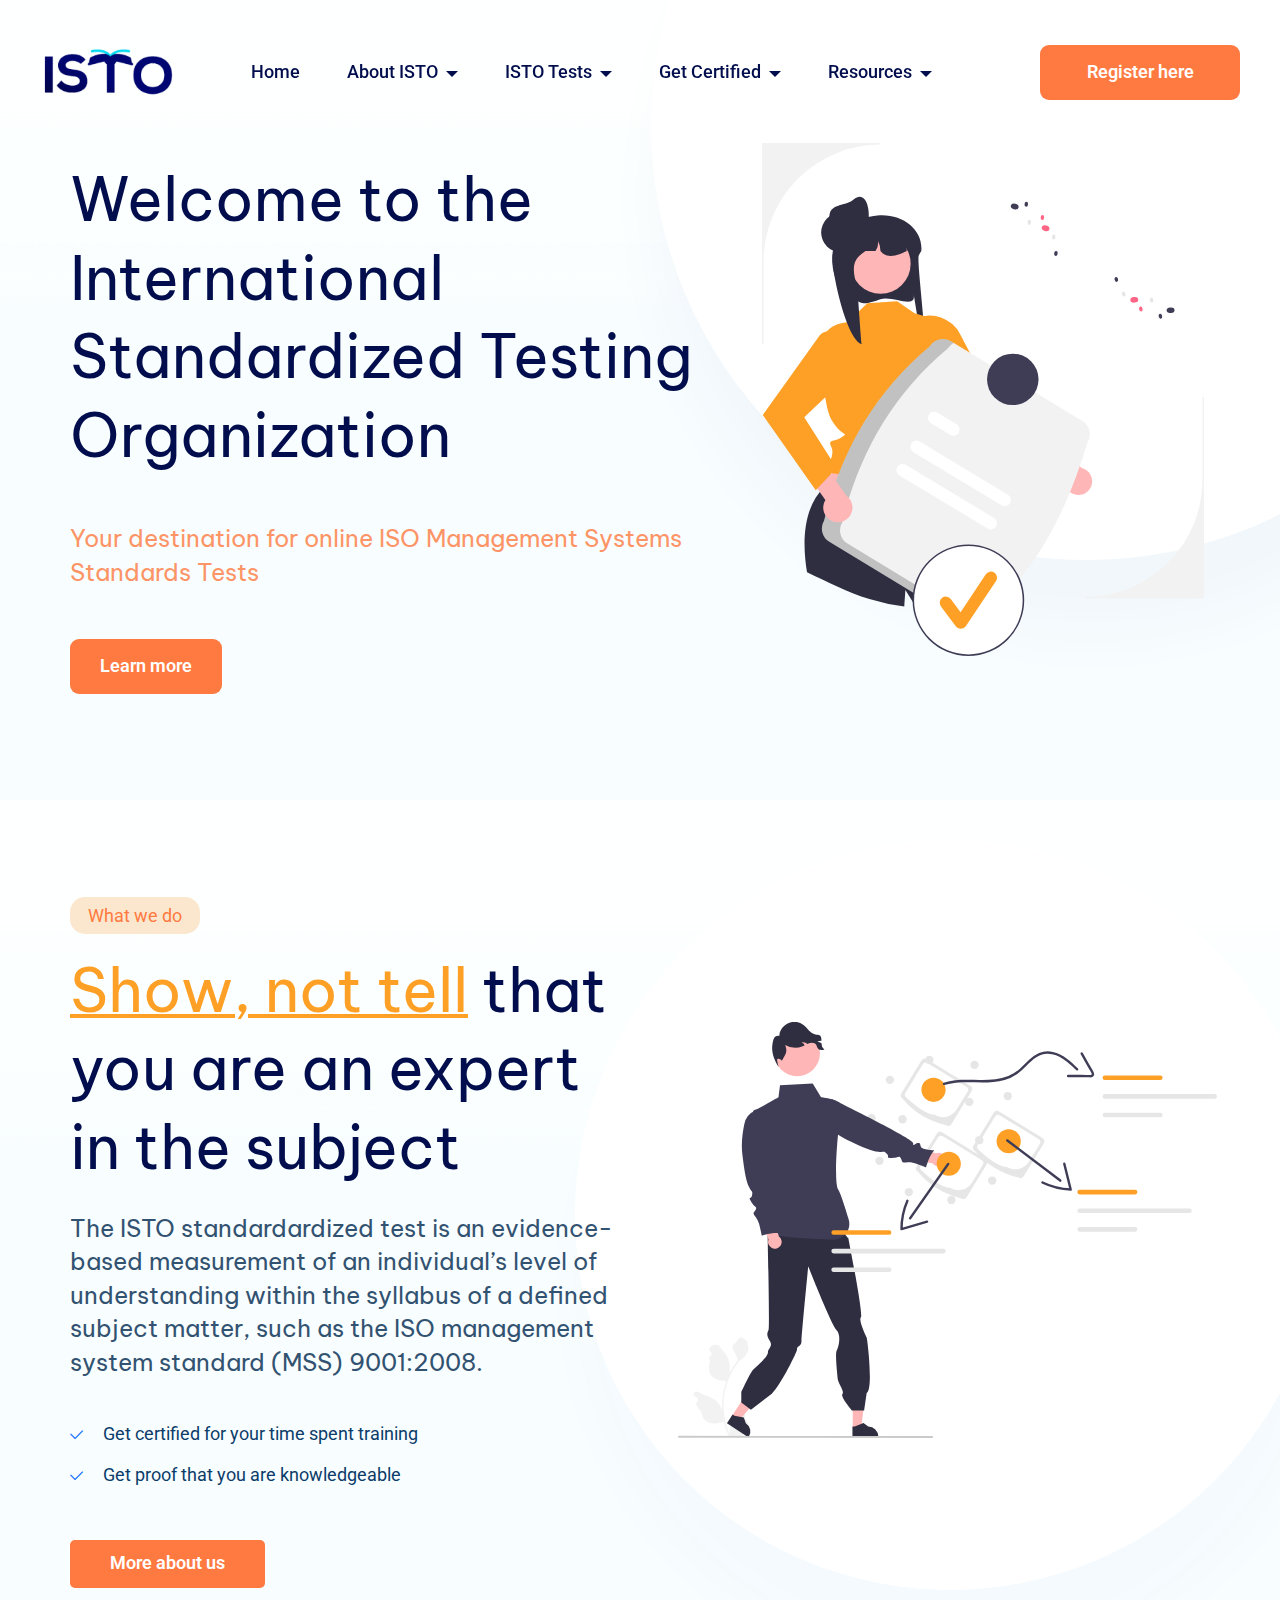
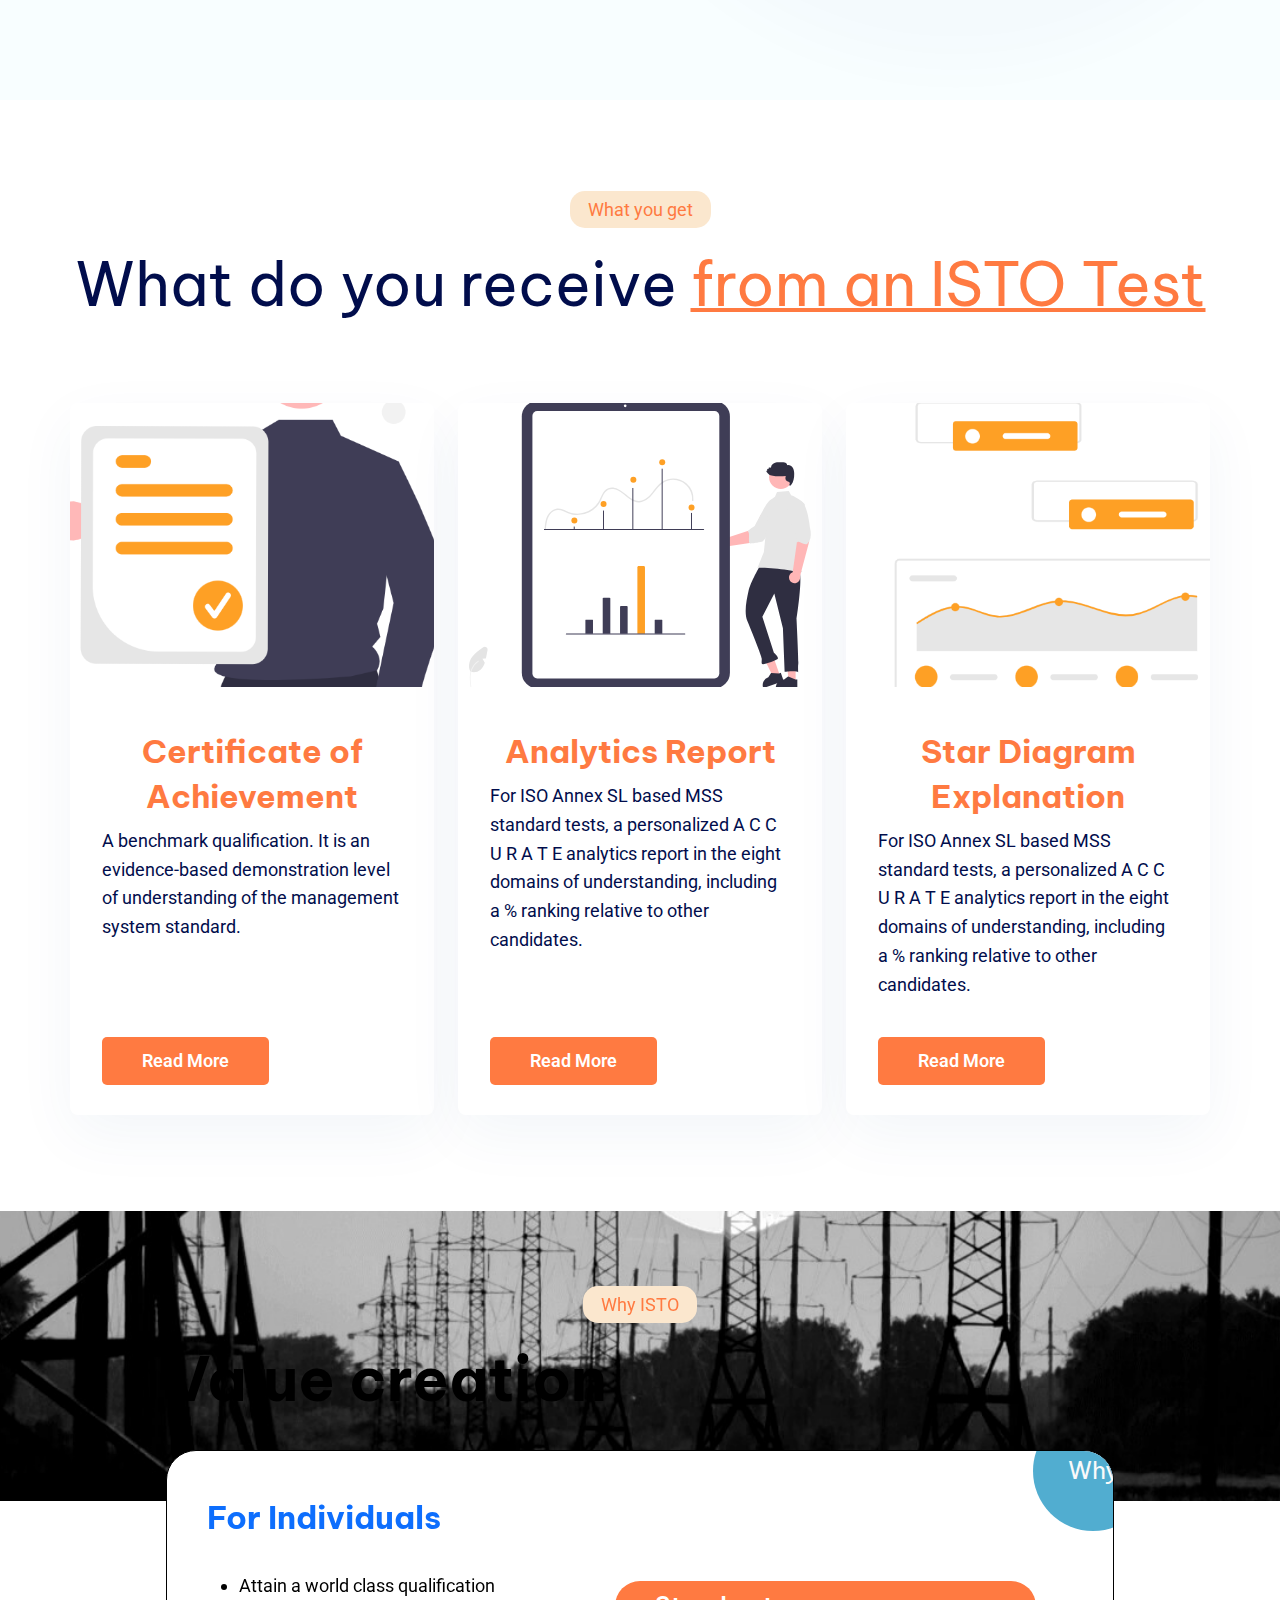
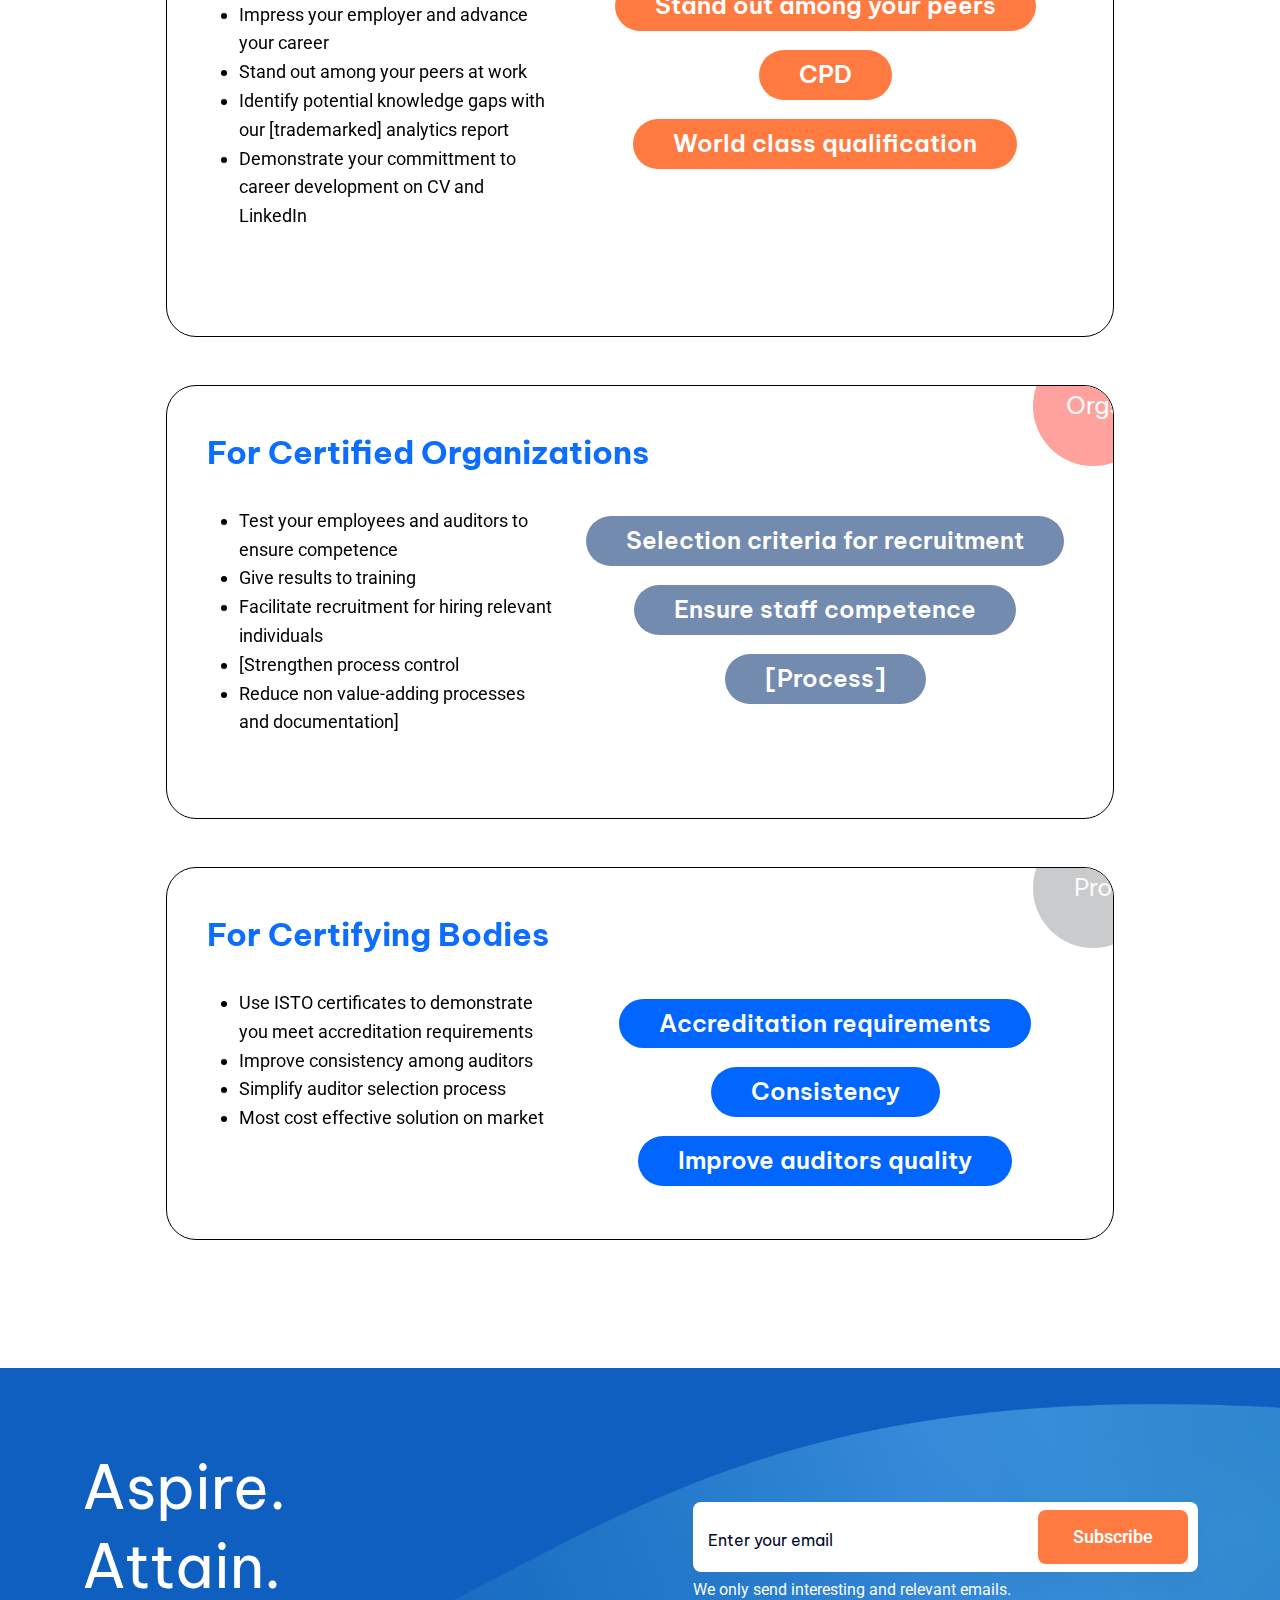
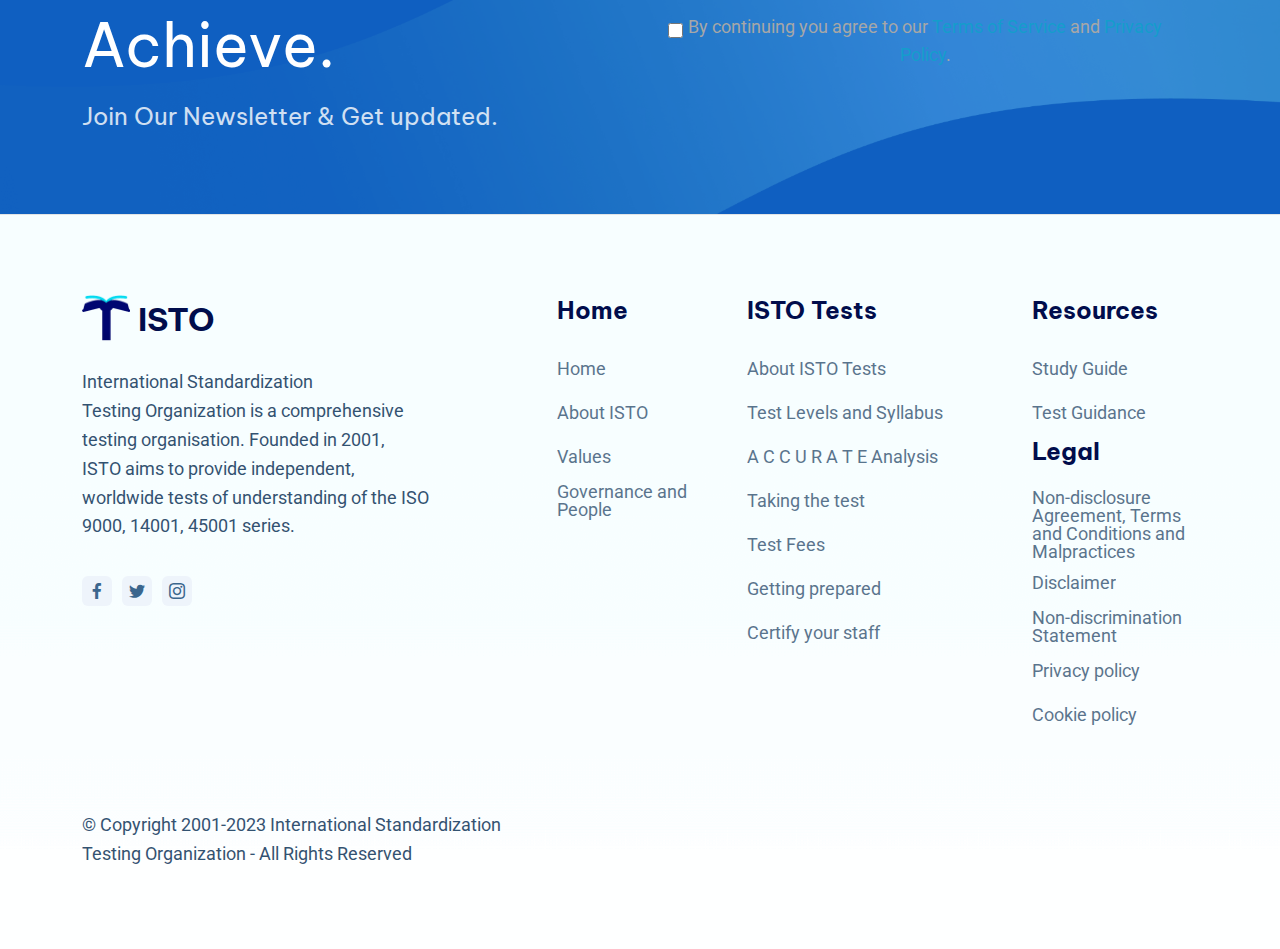
<file: page10.html>
<!DOCTYPE html>
<html  >
<head>
  
  <meta charset="UTF-8">
  <meta http-equiv="X-UA-Compatible" content="IE=edge">
  
  <meta name="viewport" content="width=device-width, initial-scale=1, minimum-scale=1">
  <link rel="shortcut icon" href="assets/images/t-100x104.png" type="image/x-icon">
  <meta name="description" content="">
  
  
  <title>Landing 2</title>
  <link rel="stylesheet" href="assets/web/assets/mobirise-icons2/mobirise2.css">
  <link rel="stylesheet" href="assets/bootstrap/css/bootstrap.min.css">
  <link rel="stylesheet" href="assets/bootstrap/css/bootstrap-grid.min.css">
  <link rel="stylesheet" href="assets/bootstrap/css/bootstrap-reboot.min.css">
  <link rel="stylesheet" href="assets/parallax/jarallax.css">
  <link rel="stylesheet" href="assets/web/assets/gdpr-plugin/gdpr-styles.css">
  <link rel="stylesheet" href="assets/dropdown/css/style.css">
  <link rel="stylesheet" href="assets/socicon/css/styles.css">
  <link rel="stylesheet" href="assets/theme/css/style.css">
  <link rel="preload" href="https://fonts.googleapis.com/css?family=Be+Vietnam+Pro:100,100i,200,200i,300,300i,400,400i,500,500i,600,600i,700,700i,800,800i,900,900i&display=swap" as="style" onload="this.onload=null;this.rel='stylesheet'">
  <noscript><link rel="stylesheet" href="https://fonts.googleapis.com/css?family=Be+Vietnam+Pro:100,100i,200,200i,300,300i,400,400i,500,500i,600,600i,700,700i,800,800i,900,900i&display=swap"></noscript>
  <link rel="preload" href="https://fonts.googleapis.com/css?family=Roboto:100,100i,300,300i,400,400i,500,500i,700,700i,900,900i&display=swap" as="style" onload="this.onload=null;this.rel='stylesheet'">
  <noscript><link rel="stylesheet" href="https://fonts.googleapis.com/css?family=Roboto:100,100i,300,300i,400,400i,500,500i,700,700i,900,900i&display=swap"></noscript>
  <link rel="preload" as="style" href="assets/mobirise/css/mbr-additional.css"><link rel="stylesheet" href="assets/mobirise/css/mbr-additional.css" type="text/css">

  
  
  
</head>
<body>
  
  <section data-bs-version="5.1" class="menu menu1 cid-tvyJsRdMvr" once="menu" id="amenu1-6i">
    

    <nav class="navbar navbar-dropdown navbar-fixed-top navbar-expand-lg">
        <div class="container-fluid">
            <div class="navbar-brand">
                <span class="navbar-logo">
                    <a href="#">
                        <img src="assets/images/logo-lowres-186x66.png" alt="" style="height: 3rem;">
                    </a>
                </span>
                
            </div>
            <button class="navbar-toggler" type="button" data-toggle="collapse" data-bs-toggle="collapse" data-target="#navbarSupportedContent" data-bs-target="#navbarSupportedContent" aria-controls="navbarNavAltMarkup" aria-expanded="false" aria-label="Toggle navigation">
                <div class="hamburger">
                    <span></span>
                    <span></span>
                    <span></span>
                    <span></span>
                </div>
            </button>
            <div class="collapse navbar-collapse" id="navbarSupportedContent">
                <ul class="navbar-nav nav-dropdown" data-app-modern-menu="true"><li class="nav-item"><a class="nav-link link text-black text-primary display-7" href="index.html" aria-expanded="false">Home</a></li>
                    <li class="nav-item dropdown"><a class="nav-link link dropdown-toggle text-black show display-7" href="#" data-toggle="dropdown-submenu" data-bs-toggle="dropdown" data-bs-auto-close="outside" aria-expanded="false">About ISTO</a><div class="dropdown-menu show" aria-labelledby="dropdown-827" data-bs-popper="none"><a class="dropdown-item text-black text-primary display-7" href="About.html#intro">Who are we</a><a class="dropdown-item text-black text-primary display-7" href="About.html#missionpurpose">Mission and Purpose</a><a class="dropdown-item text-black text-primary display-7" href="About.html#values">Values</a><a class="dropdown-item text-black text-primary display-7" href="About.html#governance">Governance and the Board</a></div></li>
                    <li class="nav-item dropdown"><a class="nav-link link dropdown-toggle text-black display-7" href="#" data-toggle="dropdown-submenu" data-bs-toggle="dropdown" data-bs-auto-close="outside" aria-expanded="false">ISTO Tests</a><div class="dropdown-menu" aria-labelledby="dropdown-280"><a class="dropdown-item text-black text-primary display-7" href="tests.html#testintro">About ISTO Tests</a><a class="dropdown-item text-black text-primary display-7" href="tests.html#levelsandsyllabus">Test Levels and Syllabus</a><a class="dropdown-item text-black text-primary display-7" href="tests.html#resources">Resources</a><a class="dropdown-item text-black text-primary display-7" href="tests.html#accurateanalysis">A C C U R A T E Analysis&nbsp;</a><a class="dropdown-item text-black text-primary display-7" href="tests.html#staffcertification">Certify your staff</a></div>
                    </li>
                    
                    <li class="nav-item dropdown"><a class="nav-link link dropdown-toggle text-black display-7" href="#" data-toggle="dropdown-submenu" data-bs-toggle="dropdown" data-bs-auto-close="outside" aria-expanded="false">Get Certified</a><div class="dropdown-menu" aria-labelledby="dropdown-139"><a class="dropdown-item text-black text-primary display-7" href="page5.html#top">Impartiality and Accuracy</a><a class="show dropdown-item text-black text-primary display-7" href="page5.html#applicationprocess">Application process</a><a class="show dropdown-item text-black text-primary display-7" href="page5.html#fees">Fees and Test Levels</a><a class="show dropdown-item text-black text-primary display-7" href="page5.html#test">Taking the test</a></div>
                    </li><li class="nav-item dropdown"><a class="nav-link link text-black dropdown-toggle display-7" href="#" data-toggle="dropdown-submenu" data-bs-toggle="dropdown" data-bs-auto-close="outside" aria-expanded="false">Resources</a><div class="dropdown-menu" aria-labelledby="dropdown-893"><a class="text-black dropdown-item text-primary display-7" href="page9.html#top">Getting prepared</a><a class="text-black show dropdown-item text-primary display-7" href="testguidance.html">Test Guidance</a></div></li></ul>
                
                <div class="mbr-section-btn"><a class="btn btn-primary display-7" href="https://portal.isto.ch/login">Register here</a></div>
                
            </div>
        </div>
    </nav>
</section>

<section data-bs-version="5.1" class="features1 cid-tvyJsS157I" id="afeatures1-6j">

    
    


    

    <div class="container">
        <div class="row justify-content-center">

            <div class="col-12 col-text">
                <div class="text-wrapper">
                    <h1 class="mbr-section-title mbr-fonts-style mb-0 display-2">Welcome to the International Standardized Testing Organization</h1>
                    <p class="mbr-text mbr-fonts-style display-4">Your destination for online ISO Management Systems Standards Tests<br></p>
                    <div class="mbr-section-btn"><a class="btn btn-success display-7" href="#">Learn more</a></div>
                </div>
            </div>
            <div class="col-12 image-wrapper">
                <img class="w-100" src="assets/images/undraw-certification-re-ifll-1.svg" alt="">
            </div>
        </div>
    </div>
</section>

<section data-bs-version="5.1" class="features3 cid-tvyJsSxOam mbr-fullscreen" id="afeatures3-6k">

    
    


    

    <div class="container">
        <div class="row justify-content-center">

            <div class="col-xl-6 col-lg-12 col-md-9 col-text">
                <div class="text-wrapper">
                    <p class="label-text mbr-fonts-style display-7">
                        <span>What we do</span></p>
                    <h1 class="mbr-section-title mbr-fonts-style display-2"><span class="colored-text">Show, not tell</span>&nbsp;that you are an expert in the subject</h1>
                    <p class="mbr-text mbr-fonts-style display-4">
                        The ISTO standardardized test is an evidence-based measurement of an individual’s level of understanding within the syllabus of a defined subject matter, such as the ISO management system standard (MSS) 9001:2008.&nbsp;</p>
                    <div class="lists-container">
                        <ul class="list">
                            <li class="list-item">
                                <div class="icon-wrapper">
                                    <span class="mbr-iconfont mobi-mbri-success mobi-mbri"></span>
                                </div>
                                <p class="list-item-text mbr-fonts-style mb-0 display-7">
                                    Get certified for your time spent training</p>
                            </li>
                            <li class="list-item">
                                <div class="icon-wrapper">
                                    <span class="mbr-iconfont mobi-mbri-success mobi-mbri"></span>
                                </div>
                                <p class="list-item-text mbr-fonts-style mb-0 display-7">Get proof that you are knowledgeable&nbsp;</p>
                            </li>
                            
                            
                        </ul>
                    </div>
                    <div class="mbr-section-btn"><a class="btn btn-primary display-7" href="#">More about us</a>
                    </div>
                </div>
            </div>
            <div class="col-12 image-wrapper">
                <img class="w-100" src="assets/images/undraw-instant-analysis-re-mid5.svg" alt="">
            </div>
        </div>
    </div>
</section>

<section data-bs-version="5.1" class="gallery1 cid-tvyJsTavl9" id="agallery1-6l">
    
    
    <div class="container">
        <div class="mbr-section-head">
                                <p class="label-text mbr-fonts-style display-7">
                        <span>What you get</span></p>
            <h4 class="mbr-section-title mbr-fonts-style align-center display-2">What do you receive&nbsp;<span class="colored-text">from an ISTO Test</span></h4>
            
        </div>

        <div class="row">
            <div class="item features-image сol-12 col-sm-6 col-lg-4">
                <div class="item-wrapper">
                    <div class="item-img">
                        <img src="assets/images/undraw-certificate-re-yadi-1.png" alt="" title="">
                        <div class="icon-box">
                            <span class="mbr-iconfont mobi-mbri-right mobi-mbri"></span>
                        </div>
                    </div>
                    <div class="item-content-container">
                        <div class="item-content">
                            <h5 class="item-title mbr-fonts-style display-5"><strong>Certificate of Achievement</strong></h5>
                            <p class="mbr-text mbr-fonts-style display-7">
                                A benchmark qualification. It is an evidence-based demonstration level of understanding of the management system standard.
                            </p>
                        </div>
                        <div class="mbr-section-btn item-footer">
                            <a href="" class="btn item-btn btn-primary display-7" target="_blank">Read More</a>
                        </div>
                    </div>
                </div>
            </div>
            <div class="item features-image сol-12 col-sm-6 col-lg-4">
                <div class="item-wrapper">
                    <div class="item-img">
                        <img src="assets/images/undraw-report-re-f5n5-2.svg" alt="" title="">
                        <div class="icon-box">
                            <span class="mbr-iconfont mobi-mbri-right mobi-mbri"></span>
                        </div>
                    </div>
                    <div class="item-content-container">
                        <div class="item-content">
                            <h5 class="item-title mbr-fonts-style display-5"><strong>Analytics Report</strong></h5>
                            <p class="mbr-text mbr-fonts-style display-7">
                                For ISO Annex SL based MSS standard tests, a personalized A C C U R A T E analytics report in the eight domains of understanding, including a % ranking relative to other candidates.
                            </p>
                        </div>
                        <div class="mbr-section-btn item-footer">
                            <a href="" class="btn item-btn btn-primary display-7" target="_blank">Read More</a>
                        </div>
                    </div>

                </div>
            </div>
            <div class="item features-image сol-12 col-sm-6 col-lg-4">
                <div class="item-wrapper">
                    <div class="item-img">
                        <img src="assets/images/undraw-data-reports-706v.png" alt="" title="">
                        <div class="icon-box">
                            <span class="mbr-iconfont mobi-mbri-right mobi-mbri"></span>
                        </div>
                    </div>
                    <div class="item-content-container">
                        <div class="item-content">
                            <h5 class="item-title mbr-fonts-style display-5"><strong>Star Diagram Explanation</strong></h5>
                            <p class="mbr-text mbr-fonts-style display-7">
                                
                                For ISO Annex SL based MSS standard tests, a personalized A C C U R A T E analytics report in the eight domains of understanding, including a % ranking relative to other candidates.
                                
                            </p>
                        </div>
                        <div class="mbr-section-btn item-footer">
                            <a href="" class="btn item-btn btn-primary display-7" target="_blank">Read More</a>
                        </div>
                    </div>
                </div>
            </div>

        </div>
    </div>
</section>

<section data-bs-version="5.1" class="content7 cid-tvyJsTKIBj mbr-parallax-background" id="content7-6m">

    

    

    <div class="container">
        <div class="wrapper">
            <div class="mbr-section-head">
                    <p class="label-text mbr-fonts-style display-7">
                        <span>Why ISTO</span></p>
                <h3 class="mbr-section-title mbr-fonts-style mb-0 display-2"><strong>
                    Value creation</strong></h3>
            </div>
            <div class="row mt-4">
                <div class="card col-12">
                    <div class="card-wrapper mb-5">
                        <div>
                            <div class="info b3 rounded-circle text-center text-white  d-flex align-items-center">
                                <h5 class="mbr-text mbr-fonts-style m-auto p-2 display-4">Why</h5>
                            </div>
                        </div>

                        <div class="top-line mb-4">
                            <h4 class="card-title mbr-fonts-style display-5"><strong>For Individuals</strong></h4>
                        </div>
                        <div class="bottom-line row">
                            <div class="col-12 col-lg-5 mb-5 mb-lg-0">
                                <ul class="mbr-text mbr-fonts-style display-7"><li>Attain a world class qualification</li><li>Impress your  employer and advance your career </li><li>Stand out among your peers at work</li><li>Identify potential knowledge gaps with our [trademarked] analytics report</li><li>Demonstrate your committment to career development on CV and LinkedIn</li></ul><br>
                            </div>
                            <div class="col-12 col-lg-7">
                                <div class="mbr-section-btn text-center"><a class="btn btn-primary display-4" href="/">Stand out among your peers</a>
                                    <a class="btn btn-primary display-4" href="/">CPD</a>
                                    <a class="btn btn-primary display-4" href="/">World class qualification</a></div>
                            </div>
                        </div>
                    </div>
                </div>
                <div class="card col-12">
                    <div class="card-wrapper mb-5">
                        <div>
                            <div class="info b1 rounded-circle text-center text-white  d-flex align-items-center">
                                <h5 class="mbr-text mbr-fonts-style m-auto p-2 display-4">Orgs</h5>
                            </div>
                        </div>

                        <div class="top-line mb-4">
                            <h4 class="card-title mbr-fonts-style display-5"><strong>For Certified Organizations</strong></h4>
                        </div>
                        <div class="bottom-line row">
                            <div class="col-12 col-lg-5 mb-5 mb-lg-0">
                                <ul class="mbr-text mbr-fonts-style display-7"><li>Test your employees and auditors to ensure competence</li><li>Give results to training</li><li>Facilitate recruitment for hiring relevant individuals</li><li>[Strengthen process control</li><li>Reduce non value-adding processes and documentation]</li></ul>
                            </div>
                            <div class="col-12 col-lg-7">
                                <div class="mbr-section-btn text-center"><a class="btn btn-warning display-4" href="/">Selection criteria for recruitment</a>
                                    <a class="btn btn-warning display-4" href="/">Ensure staff competence</a>
                                    <a class="btn btn-warning display-4" href="/">[Process]</a></div>
                            </div>
                        </div>
                    </div>
                </div>
                <div class="card col-12">
                    <div class="card-wrapper mb-5">
                        <div>
                            <div class="info b2 rounded-circle text-center text-white  d-flex align-items-center">
                                <h5 class="mbr-text mbr-fonts-style m-auto p-2 display-4">Pro</h5>
                            </div>
                        </div>

                        <div class="top-line mb-4">
                            <h4 class="card-title mbr-fonts-style display-5"><strong>For Certifying Bodies</strong></h4>
                        </div>
                        <div class="bottom-line row">
                            <div class="col-12 col-lg-5 mb-5 mb-lg-0">
                                <ul class="mbr-text mbr-fonts-style display-7"><li>Use ISTO certificates to demonstrate you meet accreditation requirements</li><li>Improve consistency among auditors</li><li>Simplify auditor selection process</li><li>Most cost effective solution on market</li></ul>
                            </div>
                            <div class="col-12 col-lg-7">
                                <div class="mbr-section-btn text-white text-center"><a class="btn btn-secondary display-4" href="/">Accreditation requirements</a>
                                    <a class="btn btn-secondary display-4" href="/">Consistency</a> <a class="btn btn-secondary display-4" href="/">Improve auditors quality</a></div>
                            </div>
                        </div>
                    </div>
                </div>
                
                
                
            </div>
        </div>
    </div>
</section>

<section data-bs-version="5.1" class="form1 cid-tvyJsUpM1j" id="aform1-6n">

    
    


    <div class="mbr-overlay" style="opacity: 0.7; background-color: rgb(13, 110, 253);"></div>
    <div class="container">
        <div class="row main-row justify-content-center">
            <div class="col-text col-12 col-md-6">
                <div class="text-container">
                    <h1 class="mbr-section-title mbr-fonts-style display-2">Aspire.<div>Attain.</div><div>Achieve.</div></h1>
                    <p class="mbr-text mbr-fonts-style display-4">
                        Join Our Newsletter &amp; Get updated.
                    </p>
                </div>
            </div>

            <div class="col-12 col-md-6 mbr-form" data-form-type="formoid">
                <form action="https://mobirise.eu/" method="POST" class="mbr-form form-with-styler" data-form-title="Form Name"><input type="hidden" name="email" data-form-email="true" value="hwppy8A2k8Y/aqT1jmaIxicl5vyTlwc5/LddFD5zgH9JULfrUt6OrmxmWxiFBRyHWlTFPA0okydvFnlMqxZpRLmEwyBe1GmwnaPSkC3dlgmHP0X5l0yHKivUzQC9D3HL.yYSwdjKFw46uAqQCtX6JCPDKQ10Z4NnpeT1g/n3q34EVlt7ve2TLjcnfMhtmxMJ+6ES5o+6cu3v0DQ/VYbe+7xR3ugc6zMc7qQd01VUFp8yE6ptKFjYOkcvtMo0Ds6aU">
                    <div class="row">
                        <div hidden="hidden" data-form-alert="" class="alert alert-success col-12">Thanks for filling out the form!</div>
                        <div hidden="hidden" data-form-alert-danger="" class="alert alert-danger col-12">
                            Oops...! some problem!
                        </div>
                    </div>
                    <div class="dragArea row">
                        <div class="form-container col-12">
                            <div class="form-group" data-for="email">
                                <input type="email" name="email" placeholder="Enter your email" data-form-field="email" class="form-control" id="email-aform1-6n">
                            </div>
                            <div class="mbr-section-btn">
                                <button type="submit" class="btn btn-primary display-7">Subscribe</button>
                            </div>
                        </div>
                        <p class="form-text mbr-fonts-style display-7">
                            We only send interesting and relevant emails.<br>
                        </p>
                    </div>
                <span class="gdpr-block">
<label>
<span class="textGDPR display-7" style="color: #a7a7a7"><input type="checkbox" name="gdpr" id="gdpr-aform1-6n" required="">By continuing you agree to our <a style="color: #149dcc; text-decoration: none;" href="terms.html">Terms of Service</a> and <a style="color: #149dcc; text-decoration: none;" href="policy.html">Privacy Policy</a>.</span>
</label>
</span></form>
            </div>
        </div>
    </div>
</section>

<section data-bs-version="5.1" class="footer1 cid-tvyJsV300m" once="footers" id="afooter1-6o">

    
    

    
    <div class="container">
        <div class="row">
            <div class="col-12 col-lg-4 col-brand">
                <div class="navbar-brand">
                    <span class="navbar-logo">
                        <a href="#">
                            <img src="assets/images/t-100x104.png" alt="" style="height: 3.1rem;">
                        </a>
                    </span>
                    <span class="navbar-caption-wrap"><a class="navbar-caption text-black display-5" href="#"><strong>ISTO</strong></a></span>
                </div>
                <p class="brand-text mbr-fonts-style display-7">International Standardization<br>Testing Organization&nbsp;is a comprehensive testing organisation. Founded in 2001, ISTO&nbsp;aims to provide&nbsp;independent, worldwide tests of understanding of the ISO 9000, 14001, 45001 series.&nbsp;<br></p>
                <div class="social-row display-7">
                    <div class="soc-item">
                        <a href="https://twitter.com/mobirise" target="_blank">
                            <span class="mbr-iconfont socicon socicon-facebook"></span>
                        </a>
                    </div>
                    <div class="soc-item">
                        <a href="https://twitter.com/mobirise" target="_blank">
                            <span class="mbr-iconfont socicon socicon-twitter"></span>
                        </a>
                    </div>
                    <div class="soc-item">
                        <a href="https://twitter.com/mobirise" target="_blank">
                            <span class="mbr-iconfont socicon socicon-instagram"></span>
                        </a>
                    </div>
                    
                </div>
            </div>
            <div class="col-12 col-lg-2 col-sm-4 ms-auto col-link1 col-link">
                <h5 class="mbr-section-subtitle mbr-fonts-style display-4">
                    <strong>Home</strong></h5>
                <ul class="list mbr-fonts-style display-7">
                    <li class="mbr-text item-wrap"><a href="index.html" class="text-black text-primary">Home</a></li>
                    <li class="mbr-text item-wrap"><a href="About.html#intro" class="text-black text-primary">About ISTO</a></li><li class="mbr-text item-wrap"><a href="About.html#values" class="text-black">Values</a><br></li><li class="mbr-text item-wrap"><a href="About.html#governance" class="text-black text-primary">Governance and People</a></li><li class="mbr-text item-wrap"><br></li>
                    <li class="mbr-text item-wrap"><br></li>
                    <li class="mbr-text item-wrap"><br></li>
                </ul>
            </div>
            <div class="col-12 col-lg-3 col-sm-4 col-link2 col-link">
                <h5 class="mbr-section-subtitle mbr-fonts-style display-4">
                    <strong>ISTO Tests</strong></h5>
                <ul class="list mbr-fonts-style display-7">
                    <li class="mbr-text item-wrap"><a href="tests.html#aheader2-4v" class="text-black text-primary">About ISTO Tests</a></li><li class="mbr-text item-wrap"><a href="tests.html#levelsandsyllabus" class="text-black text-primary">Test Levels and Syllabus</a></li><li class="mbr-text item-wrap"><a href="tests.html#accurateanalysis" class="text-black text-primary">A C C U R A T E Analysis</a></li><li class="mbr-text item-wrap"><span style="font-size: 1.125rem;"><a href="certified.html#applicationprocess" class="text-black">Taking the test</a></span></li><li class="mbr-text item-wrap"><span style="font-size: 1.125rem;"><a href="certified.html#fees" class="text-black">Test Fees</a></span></li><li class="mbr-text item-wrap"><a href="preparation.html#content03-68" class="text-black">Getting prepared</a></li><li class="mbr-text item-wrap"><a href="tests.html#staffcertification" class="text-black">Certify your staff</a></li>
                </ul>
            </div>
            <div class="col-12 col-xl-2 col-lg-3 col-sm-4 col-link3 col-link">
                <h5 class="mbr-section-subtitle mbr-fonts-style display-4">
                    <strong>Resources</strong></h5>
                <ul class="list mbr-fonts-style display-7">
                    <li class="mbr-text item-wrap"><a href="tests.html#resources" class="text-black text-primary">Study Guide</a></li><li class="mbr-text item-wrap"><a href="testguidance.html" class="text-black">Test Guidance</a></li>                </ul>
                    
                                    <h5 class="mbr-section-subtitle mbr-fonts-style display-4">
                    <strong>Legal</strong></h5>
                                    <ul class="list mbr-fonts-style display-7">
                    <li class="mbr-text item-wrap"><a href="policies.html" class="text-black text-primary">Non-disclosure Agreement, Terms and Conditions and Malpractices</a></li><li class="mbr-text item-wrap"><a href="statements.html" class="text-black text-primary">Disclaimer</a></li><li class="mbr-text item-wrap"><a href="statements.html" class="text-black text-primary">Non-discrimination Statement</a></li><li class="mbr-text item-wrap"><a href="statements.html" class="text-black text-primary">Privacy policy</a></li><li class="mbr-text item-wrap"><a href="cookie.html" class="text-black text-primary">Cookie policy</a></li>
                </ul>
            </div>
            <div class="col-12 col-copyright">
                <p class="mbr-text mb-0 mbr-fonts-style copyright align-left display-7">© Copyright 2001-2023 International Standardization<br>Testing Organization - All Rights Reserved</p>
            </div>
        </div>
    </div>
</section>


<script src="assets/bootstrap/js/bootstrap.bundle.min.js"></script>
  <script src="assets/parallax/jarallax.js"></script>
  <script src="assets/smoothscroll/smooth-scroll.js"></script>
  <script src="assets/ytplayer/index.js"></script>
  <script src="assets/dropdown/js/navbar-dropdown.js"></script>
  <script src="assets/theme/js/script.js"></script>
  <script src="assets/formoid/formoid.min.js"></script>
  
  
  
</body>
</html>
</file>
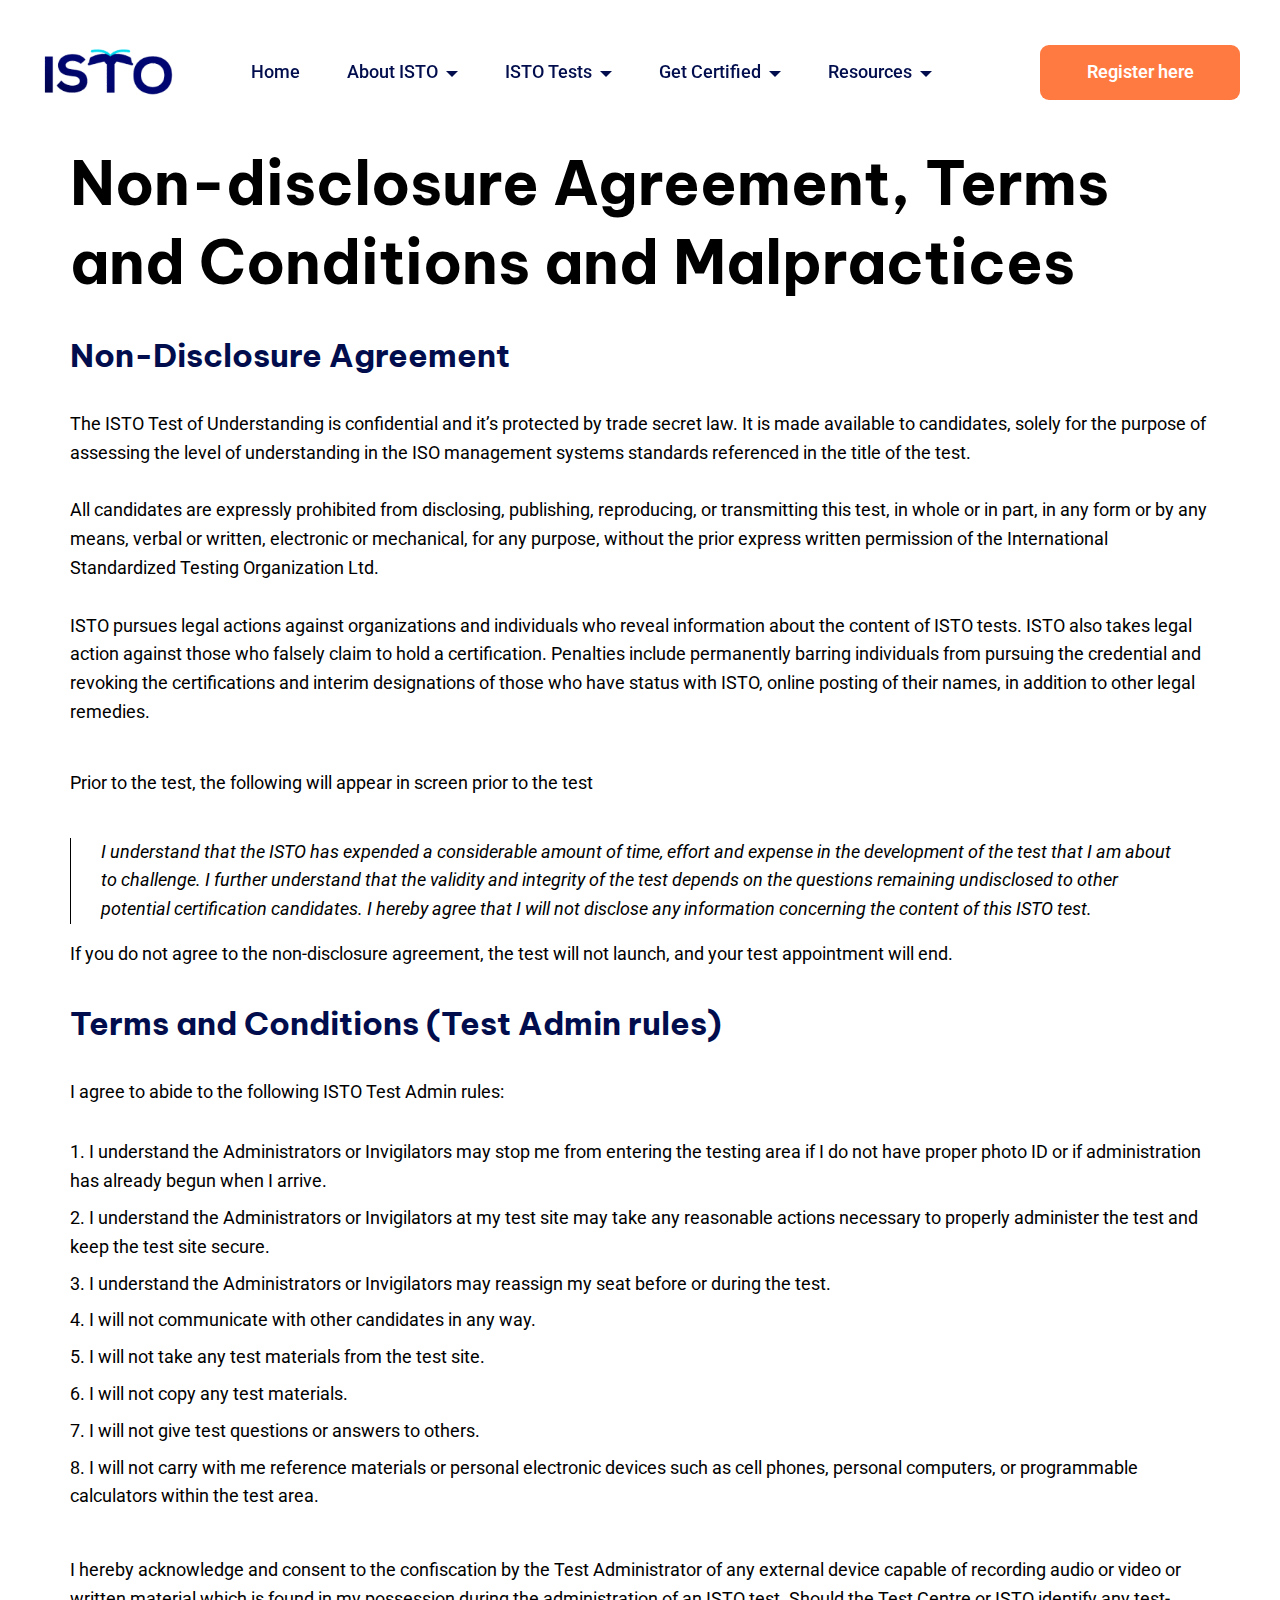
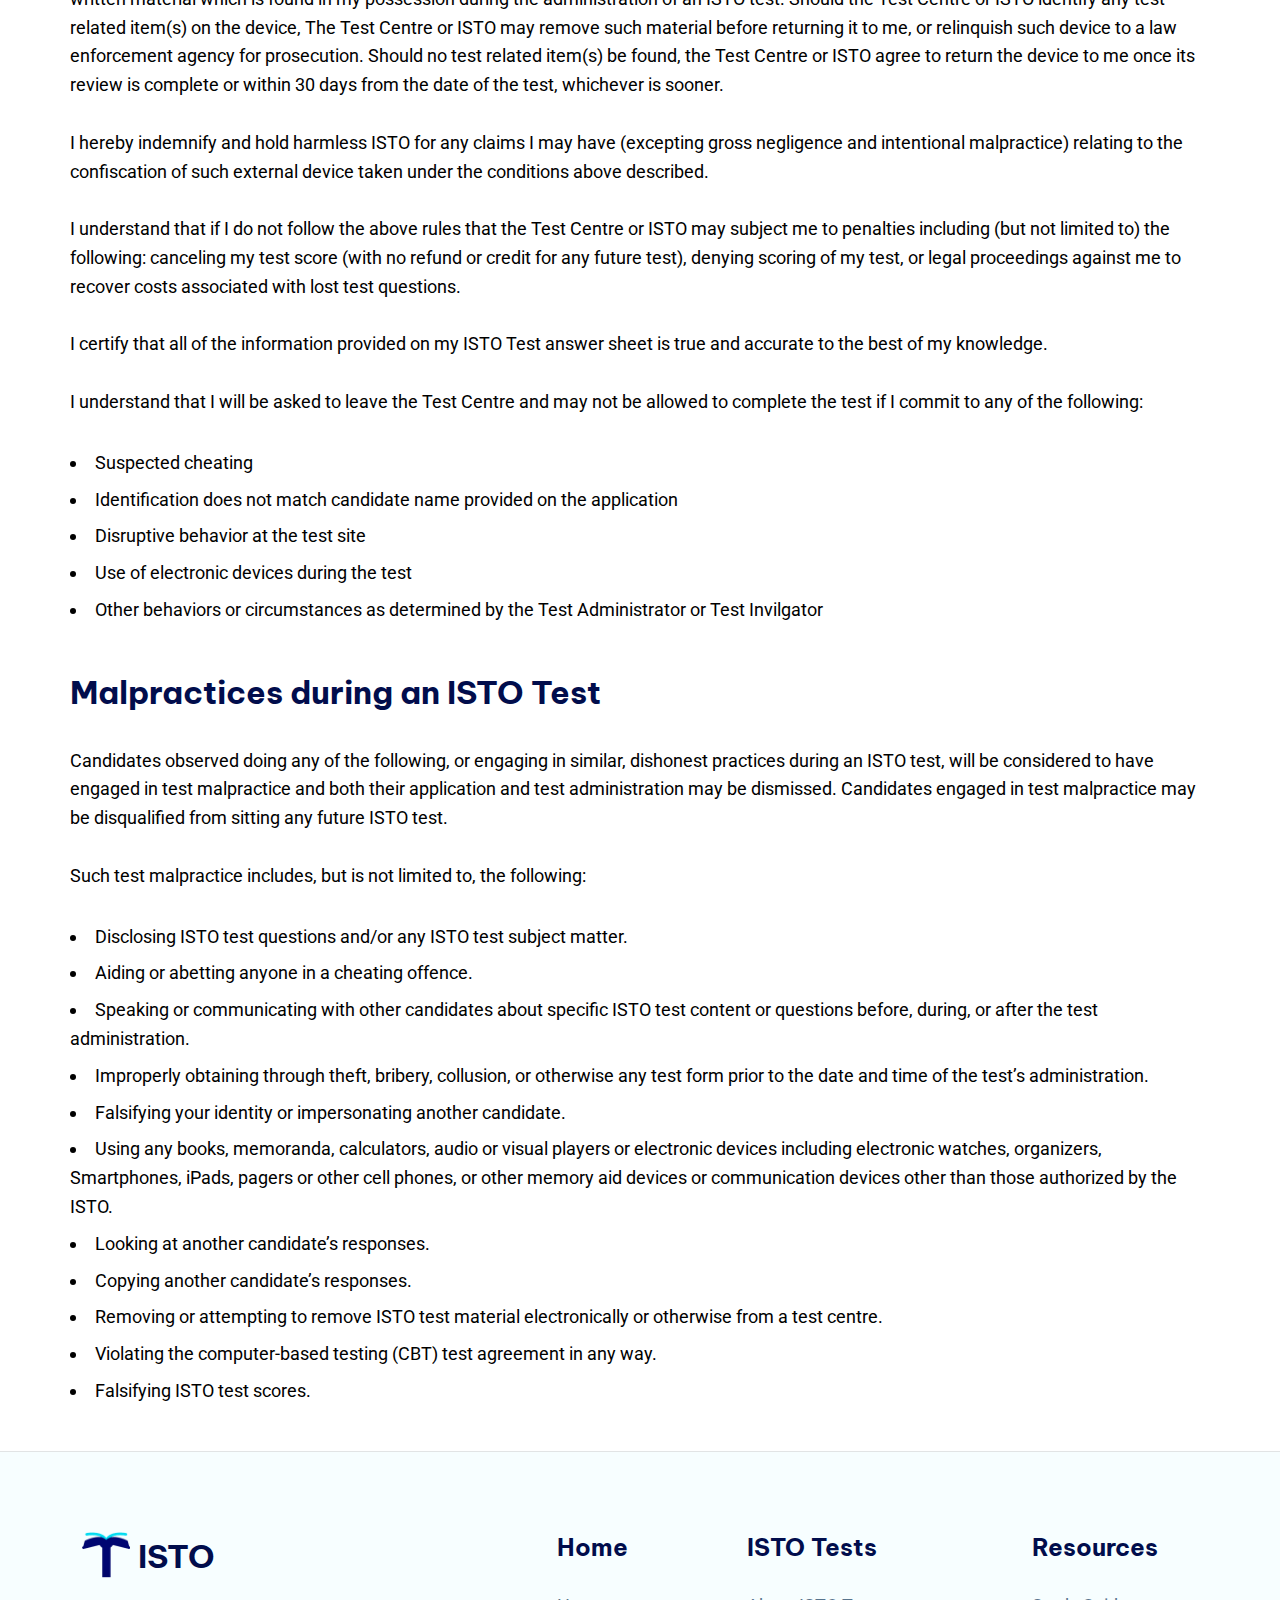
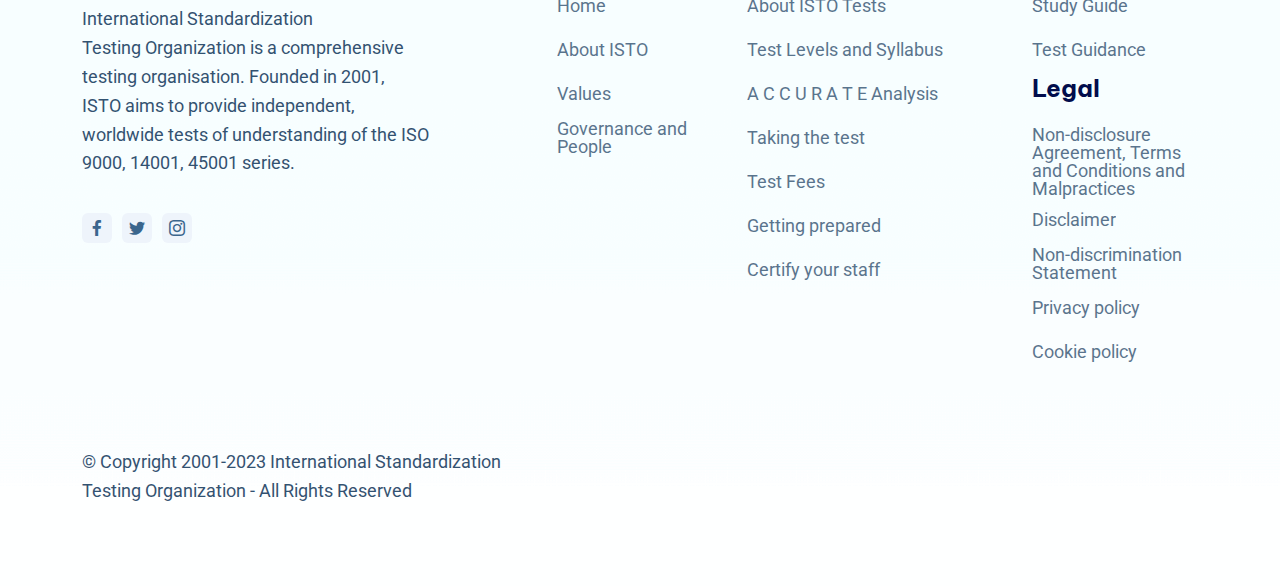
<file: policies.html>
<!DOCTYPE html>
<html  >
<head>
  
  <meta charset="UTF-8">
  <meta http-equiv="X-UA-Compatible" content="IE=edge">
  
  <meta name="viewport" content="width=device-width, initial-scale=1, minimum-scale=1">
  <link rel="shortcut icon" href="assets/images/t-100x104.png" type="image/x-icon">
  <meta name="description" content="">
  
  
  <title>Non-disclosure Agreement, Terms and Conditions and Malpractices</title>
  <link rel="stylesheet" href="assets/bootstrap/css/bootstrap.min.css">
  <link rel="stylesheet" href="assets/bootstrap/css/bootstrap-grid.min.css">
  <link rel="stylesheet" href="assets/bootstrap/css/bootstrap-reboot.min.css">
  <link rel="stylesheet" href="assets/web/assets/gdpr-plugin/gdpr-styles.css">
  <link rel="stylesheet" href="assets/dropdown/css/style.css">
  <link rel="stylesheet" href="assets/socicon/css/styles.css">
  <link rel="stylesheet" href="assets/theme/css/style.css">
  <link rel="preload" href="https://fonts.googleapis.com/css?family=Be+Vietnam+Pro:100,100i,200,200i,300,300i,400,400i,500,500i,600,600i,700,700i,800,800i,900,900i&display=swap" as="style" onload="this.onload=null;this.rel='stylesheet'">
  <noscript><link rel="stylesheet" href="https://fonts.googleapis.com/css?family=Be+Vietnam+Pro:100,100i,200,200i,300,300i,400,400i,500,500i,600,600i,700,700i,800,800i,900,900i&display=swap"></noscript>
  <link rel="preload" href="https://fonts.googleapis.com/css?family=Roboto:100,100i,300,300i,400,400i,500,500i,700,700i,900,900i&display=swap" as="style" onload="this.onload=null;this.rel='stylesheet'">
  <noscript><link rel="stylesheet" href="https://fonts.googleapis.com/css?family=Roboto:100,100i,300,300i,400,400i,500,500i,700,700i,900,900i&display=swap"></noscript>
  <link rel="preload" as="style" href="assets/mobirise/css/mbr-additional.css"><link rel="stylesheet" href="assets/mobirise/css/mbr-additional.css" type="text/css">

  
  
  
</head>
<body>
  
  <section data-bs-version="5.1" class="menu menu1 cid-tvmiPo3L1h" once="menu" id="amenu1-58">
    

    <nav class="navbar navbar-dropdown navbar-fixed-top navbar-expand-lg">
        <div class="container-fluid">
            <div class="navbar-brand">
                <span class="navbar-logo">
                    <a href="#">
                        <img src="assets/images/logo-lowres-186x66.png" alt="" style="height: 3rem;">
                    </a>
                </span>
                
            </div>
            <button class="navbar-toggler" type="button" data-toggle="collapse" data-bs-toggle="collapse" data-target="#navbarSupportedContent" data-bs-target="#navbarSupportedContent" aria-controls="navbarNavAltMarkup" aria-expanded="false" aria-label="Toggle navigation">
                <div class="hamburger">
                    <span></span>
                    <span></span>
                    <span></span>
                    <span></span>
                </div>
            </button>
            <div class="collapse navbar-collapse" id="navbarSupportedContent">
                <ul class="navbar-nav nav-dropdown" data-app-modern-menu="true"><li class="nav-item"><a class="nav-link link text-black text-primary display-7" href="index.html" aria-expanded="false">Home</a></li>
                    <li class="nav-item dropdown"><a class="nav-link link dropdown-toggle text-black show display-7" href="#" data-toggle="dropdown-submenu" data-bs-toggle="dropdown" data-bs-auto-close="outside" aria-expanded="false">About ISTO</a><div class="dropdown-menu show" aria-labelledby="dropdown-827" data-bs-popper="none"><a class="dropdown-item text-black text-primary display-7" href="About.html#intro">Who are we</a><a class="dropdown-item text-black text-primary display-7" href="About.html#missionpurpose">Mission and Purpose</a><a class="dropdown-item text-black text-primary display-7" href="About.html#values">Values</a><a class="dropdown-item text-black text-primary display-7" href="About.html#governance">Governance and the Board</a></div></li>
                    <li class="nav-item dropdown"><a class="nav-link link dropdown-toggle text-black display-7" href="#" data-toggle="dropdown-submenu" data-bs-toggle="dropdown" data-bs-auto-close="outside" aria-expanded="false">ISTO Tests</a><div class="dropdown-menu" aria-labelledby="dropdown-280"><a class="dropdown-item text-black text-primary display-7" href="tests.html#testintro">About ISTO Tests</a><a class="dropdown-item text-black text-primary display-7" href="tests.html#levelsandsyllabus">Test Levels and Syllabus</a><a class="dropdown-item text-black text-primary display-7" href="tests.html#resources">Resources</a><a class="dropdown-item text-black text-primary display-7" href="tests.html#accurateanalysis">A C C U R A T E Analysis&nbsp;</a><a class="dropdown-item text-black text-primary display-7" href="tests.html#staffcertification">Certify your staff</a></div>
                    </li>
                    
                    <li class="nav-item dropdown"><a class="nav-link link dropdown-toggle text-black display-7" href="#" data-toggle="dropdown-submenu" data-bs-toggle="dropdown" data-bs-auto-close="outside" aria-expanded="false">Get Certified</a><div class="dropdown-menu" aria-labelledby="dropdown-139"><a class="dropdown-item text-black text-primary display-7" href="page5.html#top">Impartiality and Accuracy</a><a class="show dropdown-item text-black text-primary display-7" href="page5.html#applicationprocess">Application process</a><a class="show dropdown-item text-black text-primary display-7" href="page5.html#fees">Fees and Test Levels</a><a class="show dropdown-item text-black text-primary display-7" href="page5.html#test">Taking the test</a></div>
                    </li><li class="nav-item dropdown"><a class="nav-link link text-black dropdown-toggle display-7" href="#" data-toggle="dropdown-submenu" data-bs-toggle="dropdown" data-bs-auto-close="outside" aria-expanded="false">Resources</a><div class="dropdown-menu" aria-labelledby="dropdown-893"><a class="text-black dropdown-item text-primary display-7" href="page9.html#top">Getting prepared</a><a class="text-black show dropdown-item text-primary display-7" href="testguidance.html">Test Guidance</a></div></li></ul>
                
                <div class="mbr-section-btn"><a class="btn btn-primary display-7" href="https://portal.isto.ch/login">Register here</a></div>
                
            </div>
        </div>
    </nav>
</section>

<section data-bs-version="5.1" class="article3 cid-tvo6XUepUX" id="content03-5a">
    
    <div class="container">
        <div class="row justify-content-center">
            <div class="col-md-12 col-lg-12">
                <h3 class="mbr-section-title align-left mbr-fonts-style mb-4 display-2"><strong>Non-disclosure Agreement, Terms and Conditions and Malpractices</strong></h3>
                
              
            </div>
        </div>
    </div>
</section>

<section data-bs-version="5.1" class="article3 cid-tvo7svN6w3" id="content03-5d">
    
    <div class="container">
        <div class="row justify-content-center">
            <div class="col-md-12 col-lg-12">
                
                <h4 class="mbr-section-subtitle align-left mbr-fonts-style mb-4 display-5"><strong>Non-Disclosure Agreement</strong></h4>
                <p class="mbr-text align-left mbr-fonts-style pb-3 display-7">The ISTO Test of Understanding is confidential and it’s protected by trade secret law. It is made available to candidates, solely for the purpose of assessing the level of understanding in the ISO management systems standards referenced in the title of the test. <br><br>All candidates are expressly prohibited from disclosing, publishing, reproducing, or transmitting this test, in whole or in part, in any form or by any means, verbal or written, electronic or mechanical, for any purpose, without the prior express written permission of the International Standardized Testing Organization Ltd.<br><br>ISTO pursues legal actions against organizations and individuals who reveal information about the content of ISTO tests. ISTO also takes legal action against those who falsely claim to hold a certification. Penalties include permanently barring individuals from pursuing the credential and revoking the certifications and interim designations of those who have status with ISTO, online posting of their names, in addition to other legal remedies.<br></p>
            </div>
        </div>
    </div>
</section>

<section data-bs-version="5.1" class="article2 factm5 cid-tvo816mbrL" id="aarticle2-5e">
    

    
    
    <div class="container">
        <div class="row img-row justify-content-center m-0">
            <div class="p-0 col-12 col-lg-12">
                <div class="text-wrap">
                    
                    <p class="mbr-text mbr-fonts-style mb-0 display-7">
                        Prior to the test, the following will appear in screen prior to the test
                    </p>
                    <p class="comment-text mbr-fonts-style mb-0 display-7"><em>I understand that the ISTO has expended a considerable amount of time, effort and expense in the development of the test that I am about to challenge. I further understand that the validity and integrity of the test depends on the questions remaining undisclosed to other potential certification candidates. I hereby agree that I will not disclose any information concerning the content of this ISTO test.</em></p>
                </div>

            </div>
        </div>
    </div>
</section>

<section data-bs-version="5.1" class="article3 cid-tvo8rPhY9T" id="content03-5f">
    
    <div class="container">
        <div class="row justify-content-center">
            <div class="col-md-12 col-lg-12">
                
                
                <p class="mbr-text align-left mbr-fonts-style pb-3 display-7">If you do not agree to the non-disclosure agreement, the test will not launch, and your test appointment will end.<br></p>
            </div>
        </div>
    </div>
</section>

<section data-bs-version="5.1" class="article3 cid-tvo8GcdSJJ" id="content03-5h">
    
    <div class="container">
        <div class="row justify-content-center">
            <div class="col-md-12 col-lg-12">
                
                <h4 class="mbr-section-subtitle align-left mbr-fonts-style mb-4 display-5"><strong>Terms and Conditions (Test Admin rules)</strong></h4>
                <p class="mbr-text align-left mbr-fonts-style pb-3 display-7">I agree to abide to the following ISTO Test Admin rules:<br></p>
                <ol class="list align-left mbr-fonts-style display-7">
                    <li>I understand the Administrators or Invigilators may stop me from entering the testing area if I do not have proper photo ID or if administration has already begun when I arrive.</li><li>I understand the Administrators or Invigilators at my test site may take any reasonable actions necessary to properly administer the test and keep the test site secure.</li><li>I understand the Administrators or Invigilators may reassign my seat before or during the test.</li><li>I will not communicate with other candidates in any way.</li><li>I will not take any test materials from the test site.</li><li>I will not copy any test materials.</li><li>I will not give test questions or answers to others.</li><li>I will not carry with me reference materials or personal electronic devices such as cell phones, personal computers, or programmable calculators within the test area.</li>
                </ol>
            </div>
        </div>
    </div>
</section>

<section data-bs-version="5.1" class="article3 cid-tvo9bC2MXH" id="content03-5j">
    
    <div class="container">
        <div class="row justify-content-center">
            <div class="col-md-12 col-lg-12">
                
                
                <p class="mbr-text align-left mbr-fonts-style pb-3 display-7">I hereby acknowledge and consent to the confiscation by the Test Administrator of any external device capable of recording audio or video or written material which is found in my possession during the administration of an ISTO test. Should the Test Centre or ISTO identify any test-related item(s) on the device, The Test Centre or ISTO may remove such material before returning it to me, or relinquish such device to a law enforcement agency for prosecution. Should no test related item(s) be found, the Test Centre or ISTO agree to return the device to me once its review is complete or within 30 days from the date of the test, whichever is sooner.<br><br>I hereby indemnify and hold harmless ISTO for any claims I may have (excepting gross negligence and intentional malpractice) relating to the confiscation of such external device taken under the conditions above described.<br><br>I understand that if I do not follow the above rules that the Test Centre or ISTO may subject me to penalties including (but not limited to) the following: canceling my test score (with no refund or credit for any future test), denying scoring of my test, or legal proceedings against me to recover costs associated with lost test questions.<br><br>I certify that all of the information provided on my ISTO Test answer sheet is true and accurate to the best of my knowledge.<br><br>I understand that I will be asked to leave the Test Centre and may not be allowed to complete the test if I commit to any of the following:</p>
                <ul class="list align-left mbr-fonts-style display-7">
                    <li>Suspected cheating</li><li><span style="font-size: 1.125rem;">Identification does not match candidate name provided on the application</span><br></li><li><span style="font-size: 1.125rem;">Disruptive behavior at the test site</span><br></li><li><span style="font-size: 1.125rem;">Use of electronic devices during the test</span><br></li><li><span style="font-size: 1.125rem;">Other behaviors or circumstances as determined by the Test Administrator or Test Invilgator</span><br></li>
                </ul>
            </div>
        </div>
    </div>
</section>

<section data-bs-version="5.1" class="article3 cid-tvo9sqcIN4" id="content03-5k">
    
    <div class="container">
        <div class="row justify-content-center">
            <div class="col-md-12 col-lg-12">
                
                <h4 class="mbr-section-subtitle align-left mbr-fonts-style mb-4 display-5"><strong>Malpractices during an ISTO Test</strong></h4>
                <p class="mbr-text align-left mbr-fonts-style pb-3 display-7">Candidates observed doing any of the following, or engaging in similar, dishonest practices during an ISTO test, will be considered to have engaged in test malpractice and both their application and test administration may be dismissed. Candidates engaged in test malpractice may be disqualified from sitting any future ISTO test. <br><br>Such test malpractice includes, but is not limited to, the following:</p>
                <ul class="list align-left mbr-fonts-style display-7">
                    <li>Disclosing ISTO test questions and/or any ISTO test subject matter.</li><li><span style="font-size: 1.125rem;">Aiding or abetting anyone in a cheating offence.</span><br></li><li><span style="font-size: 1.125rem;">Speaking or communicating with other candidates about specific ISTO test content or questions before, during, or after the test administration.</span><br></li><li><span style="font-size: 1.125rem;">Improperly obtaining through theft, bribery, collusion, or otherwise any test form prior to the date and time of the test’s administration.</span><br></li><li><span style="font-size: 1.125rem;">Falsifying your identity or impersonating another candidate.</span><br></li><li><span style="font-size: 1.125rem;">Using any books, memoranda, calculators, audio or visual players or electronic devices including electronic watches, organizers, Smartphones, iPads, pagers or other cell phones, or other memory aid devices or communication devices other than those authorized by the ISTO.</span><br></li><li><span style="font-size: 1.125rem;">Looking at another candidate’s responses.</span><br></li><li><span style="font-size: 1.125rem;">Copying another candidate’s responses.</span><br></li><li><span style="font-size: 1.125rem;">Removing or attempting to remove ISTO test material electronically or otherwise from a test centre.</span><br></li><li><span style="font-size: 1.125rem;">Violating the computer-based testing (CBT) test agreement in any way.</span><br></li><li><span style="font-size: 1.125rem;">Falsifying ISTO test scores.</span><br></li>
                </ul>
            </div>
        </div>
    </div>
</section>

<section data-bs-version="5.1" class="footer1 cid-tvyFHcJ0dE" once="footers" id="afooter1-6h">

    
    

    
    <div class="container">
        <div class="row">
            <div class="col-12 col-lg-4 col-brand">
                <div class="navbar-brand">
                    <span class="navbar-logo">
                        <a href="#">
                            <img src="assets/images/t-100x104.png" alt="" style="height: 3.1rem;">
                        </a>
                    </span>
                    <span class="navbar-caption-wrap"><a class="navbar-caption text-black display-5" href="#"><strong>ISTO</strong></a></span>
                </div>
                <p class="brand-text mbr-fonts-style display-7">International Standardization<br>Testing Organization&nbsp;is a comprehensive testing organisation. Founded in 2001, ISTO&nbsp;aims to provide&nbsp;independent, worldwide tests of understanding of the ISO 9000, 14001, 45001 series.&nbsp;<br></p>
                <div class="social-row display-7">
                    <div class="soc-item">
                        <a href="https://twitter.com/mobirise" target="_blank">
                            <span class="mbr-iconfont socicon socicon-facebook"></span>
                        </a>
                    </div>
                    <div class="soc-item">
                        <a href="https://twitter.com/mobirise" target="_blank">
                            <span class="mbr-iconfont socicon socicon-twitter"></span>
                        </a>
                    </div>
                    <div class="soc-item">
                        <a href="https://twitter.com/mobirise" target="_blank">
                            <span class="mbr-iconfont socicon socicon-instagram"></span>
                        </a>
                    </div>
                    
                </div>
            </div>
            <div class="col-12 col-lg-2 col-sm-4 ms-auto col-link1 col-link">
                <h5 class="mbr-section-subtitle mbr-fonts-style display-4">
                    <strong>Home</strong></h5>
                <ul class="list mbr-fonts-style display-7">
                    <li class="mbr-text item-wrap"><a href="index.html" class="text-black text-primary">Home</a></li>
                    <li class="mbr-text item-wrap"><a href="About.html#intro" class="text-black text-primary">About ISTO</a></li><li class="mbr-text item-wrap"><a href="About.html#values" class="text-black">Values</a><br></li><li class="mbr-text item-wrap"><a href="About.html#governance" class="text-black text-primary">Governance and People</a></li><li class="mbr-text item-wrap"><br></li>
                    <li class="mbr-text item-wrap"><br></li>
                    <li class="mbr-text item-wrap"><br></li>
                </ul>
            </div>
            <div class="col-12 col-lg-3 col-sm-4 col-link2 col-link">
                <h5 class="mbr-section-subtitle mbr-fonts-style display-4">
                    <strong>ISTO Tests</strong></h5>
                <ul class="list mbr-fonts-style display-7">
                    <li class="mbr-text item-wrap"><a href="tests.html#aheader2-4v" class="text-black text-primary">About ISTO Tests</a></li><li class="mbr-text item-wrap"><a href="tests.html#levelsandsyllabus" class="text-black text-primary">Test Levels and Syllabus</a></li><li class="mbr-text item-wrap"><a href="tests.html#accurateanalysis" class="text-black text-primary">A C C U R A T E Analysis</a></li><li class="mbr-text item-wrap"><span style="font-size: 1.125rem;"><a href="certified.html#applicationprocess" class="text-black">Taking the test</a></span></li><li class="mbr-text item-wrap"><span style="font-size: 1.125rem;"><a href="certified.html#fees" class="text-black">Test Fees</a></span></li><li class="mbr-text item-wrap"><a href="preparation.html#content03-68" class="text-black">Getting prepared</a></li><li class="mbr-text item-wrap"><a href="tests.html#staffcertification" class="text-black">Certify your staff</a></li>
                </ul>
            </div>
            <div class="col-12 col-xl-2 col-lg-3 col-sm-4 col-link3 col-link">
                <h5 class="mbr-section-subtitle mbr-fonts-style display-4">
                    <strong>Resources</strong></h5>
                <ul class="list mbr-fonts-style display-7">
                    <li class="mbr-text item-wrap"><a href="tests.html#resources" class="text-black text-primary">Study Guide</a></li><li class="mbr-text item-wrap"><a href="testguidance.html" class="text-black">Test Guidance</a></li>                </ul>
                    
                                    <h5 class="mbr-section-subtitle mbr-fonts-style display-4">
                    <strong>Legal</strong></h5>
                                    <ul class="list mbr-fonts-style display-7">
                    <li class="mbr-text item-wrap"><a href="policies.html" class="text-black text-primary">Non-disclosure Agreement, Terms and Conditions and Malpractices</a></li><li class="mbr-text item-wrap"><a href="statements.html" class="text-black text-primary">Disclaimer</a></li><li class="mbr-text item-wrap"><a href="statements.html" class="text-black text-primary">Non-discrimination Statement</a></li><li class="mbr-text item-wrap"><a href="statements.html" class="text-black text-primary">Privacy policy</a></li><li class="mbr-text item-wrap"><a href="cookie.html" class="text-black text-primary">Cookie policy</a></li>
                </ul>
            </div>
            <div class="col-12 col-copyright">
                <p class="mbr-text mb-0 mbr-fonts-style copyright align-left display-7">© Copyright 2001-2023 International Standardization<br>Testing Organization - All Rights Reserved</p>
            </div>
        </div>
    </div>
</section>


<script src="assets/bootstrap/js/bootstrap.bundle.min.js"></script>
  <script src="assets/smoothscroll/smooth-scroll.js"></script>
  <script src="assets/ytplayer/index.js"></script>
  <script src="assets/dropdown/js/navbar-dropdown.js"></script>
  <script src="assets/theme/js/script.js"></script>
  
  
  
</body>
</html>
</file>
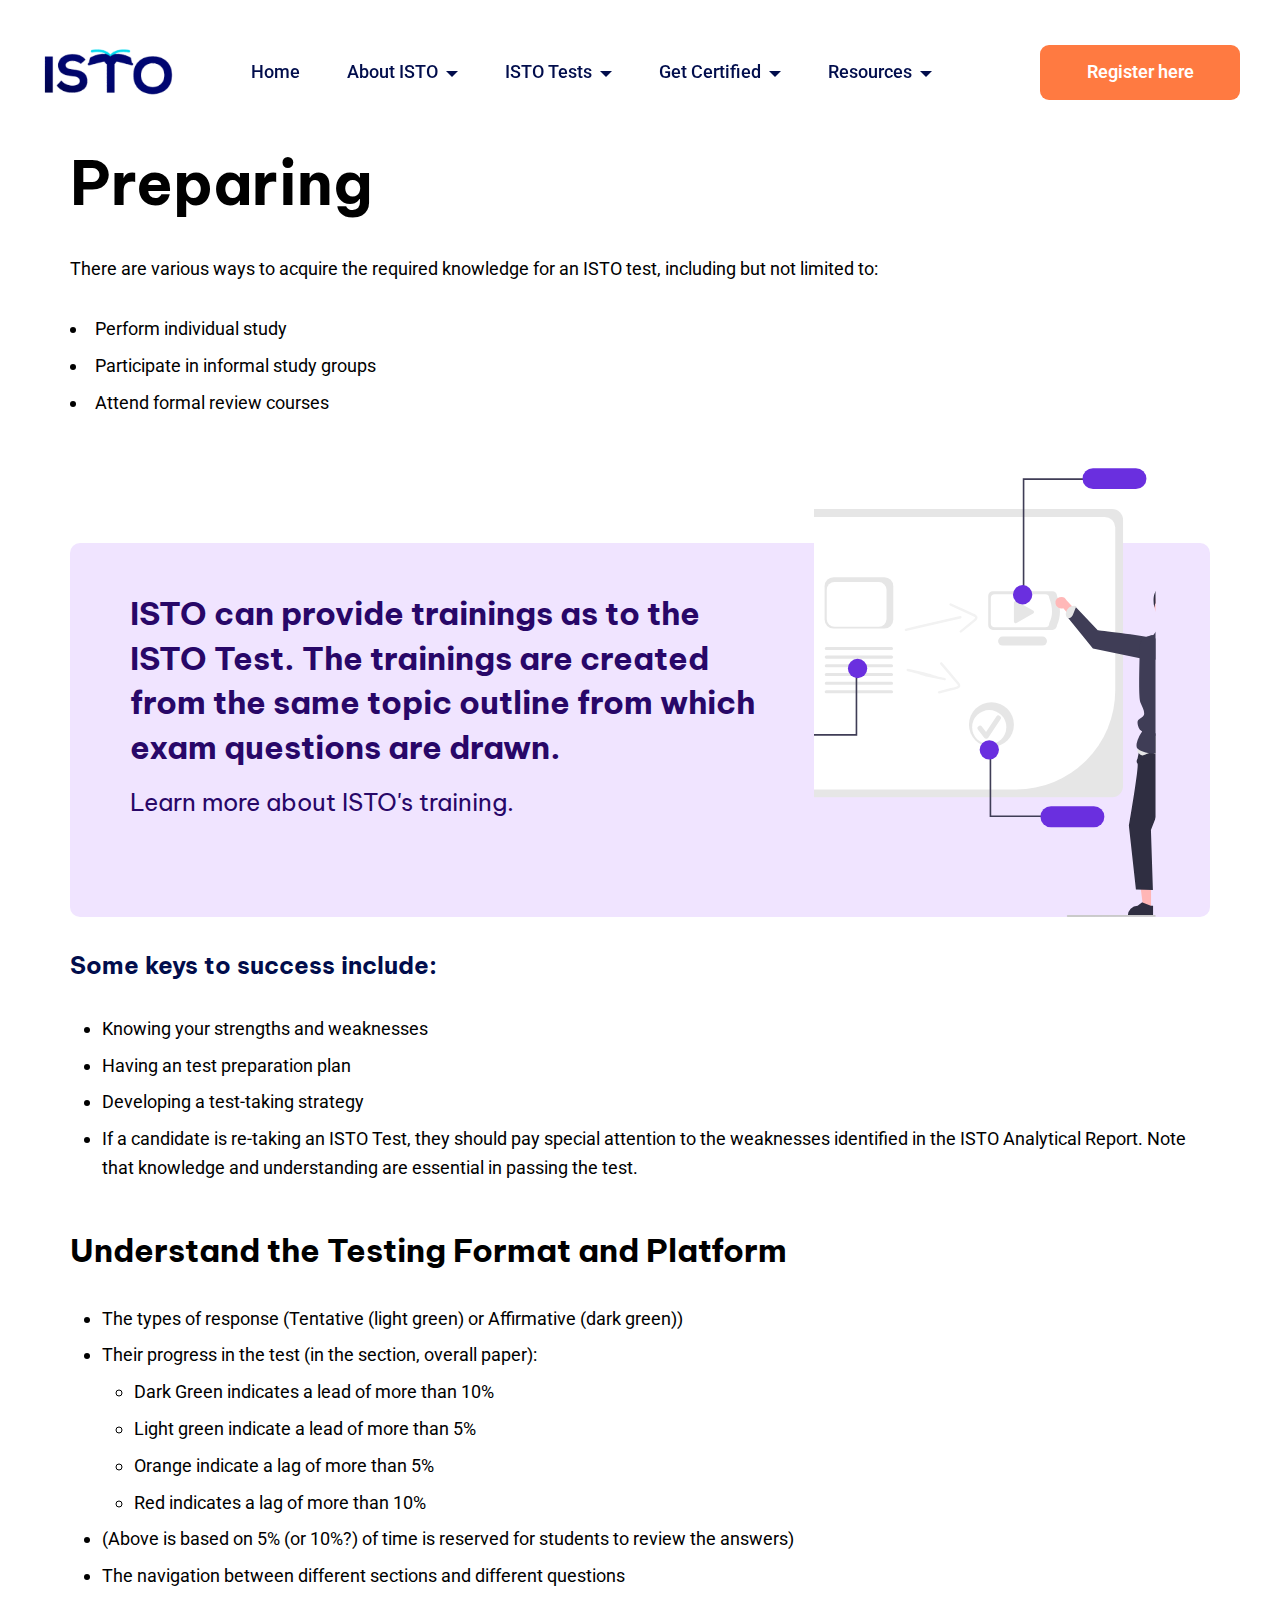
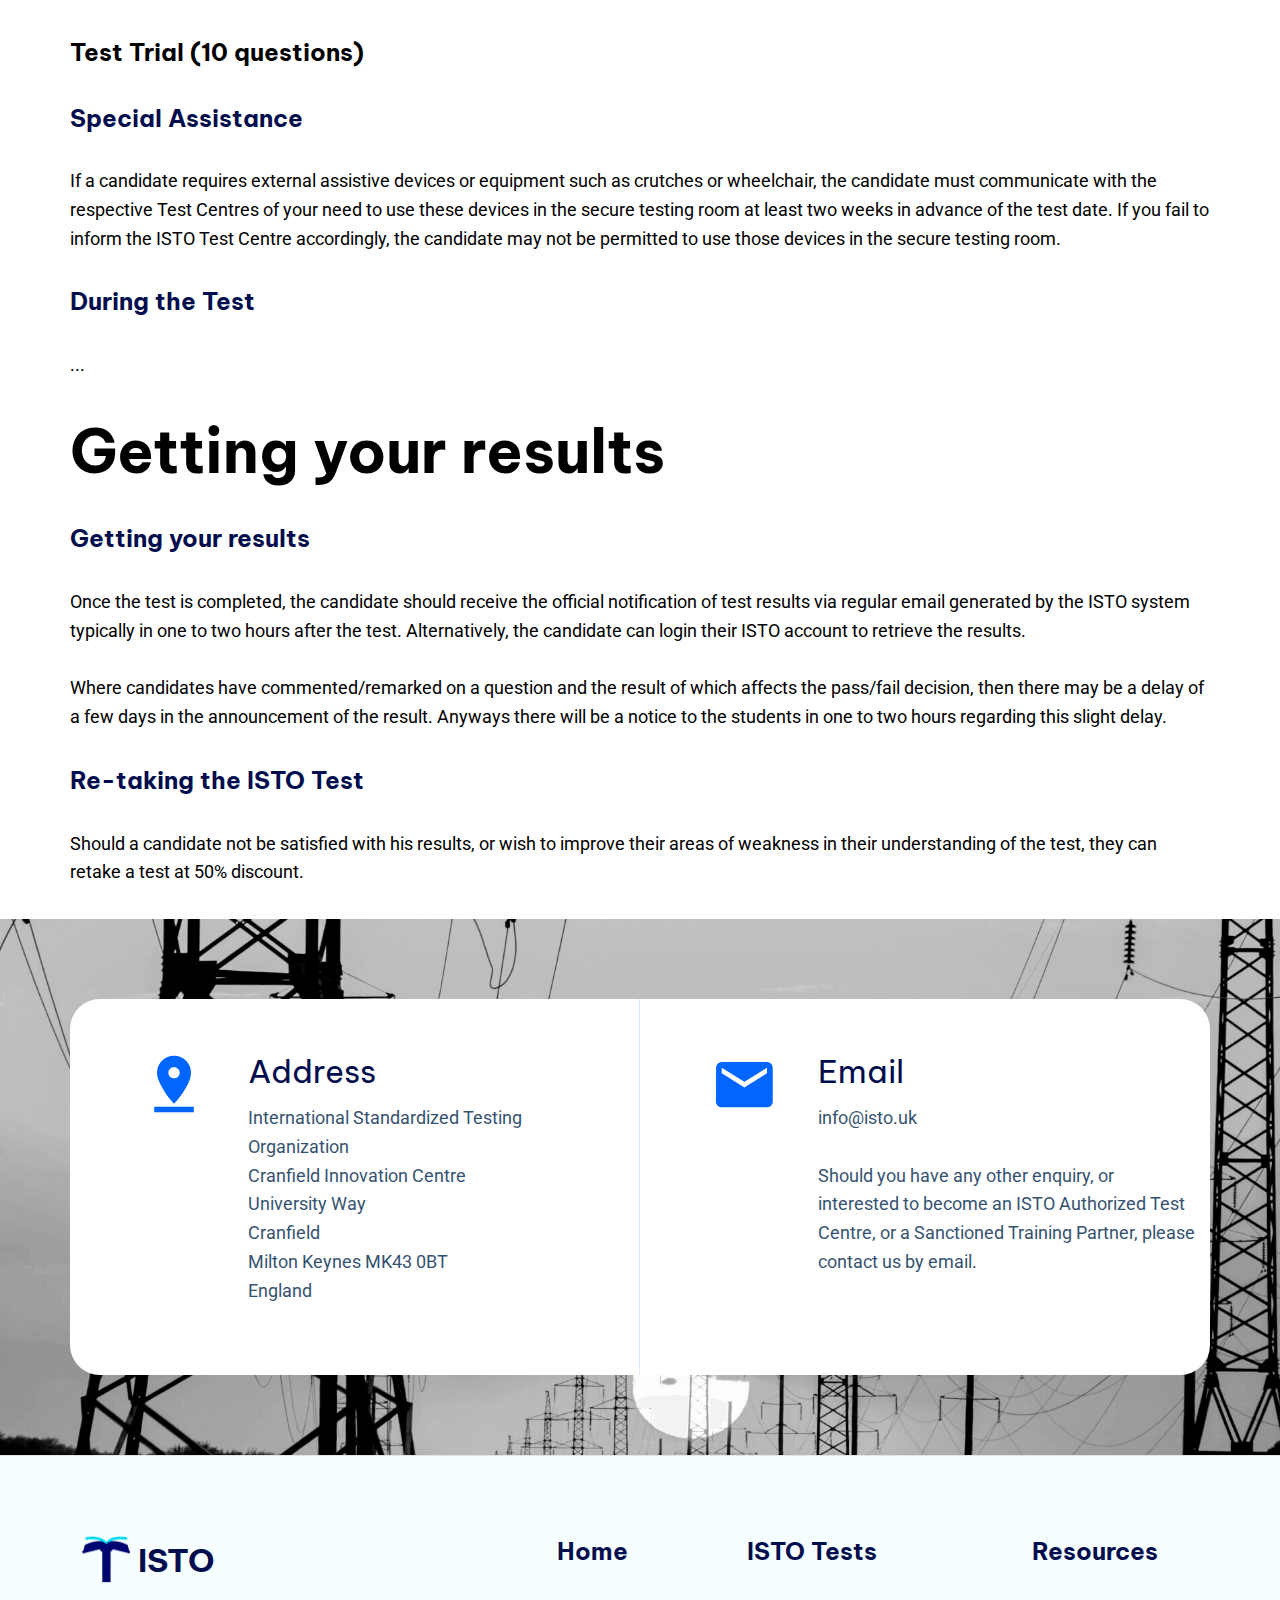
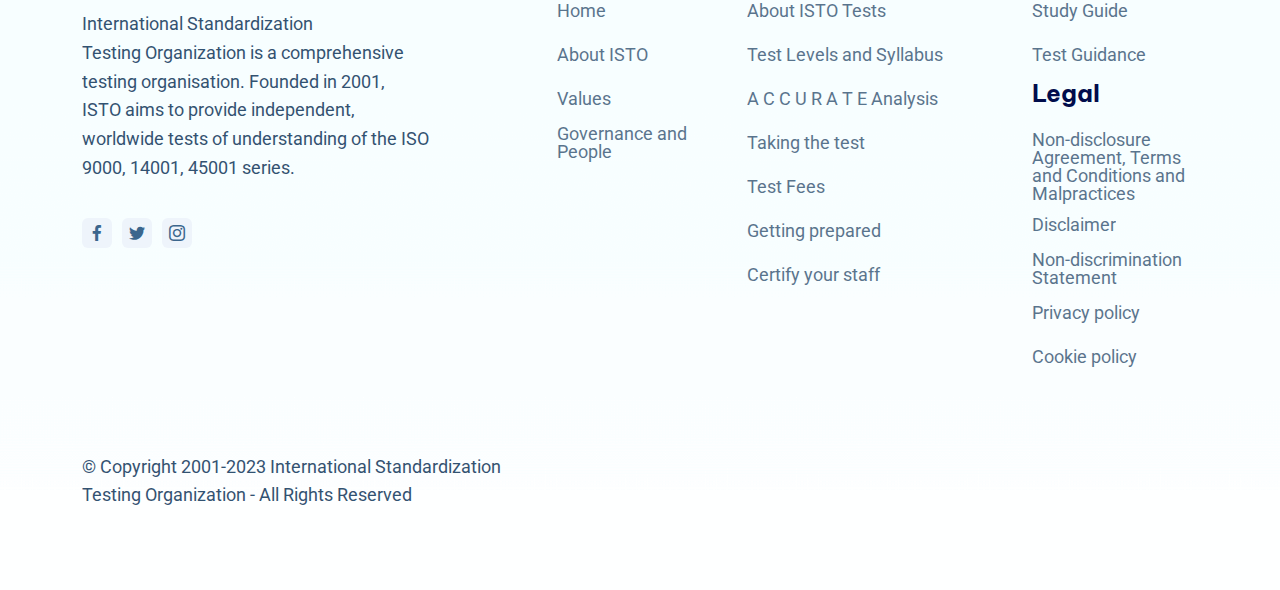
<file: preparation.html>
<!DOCTYPE html>
<html  >
<head>
  
  <meta charset="UTF-8">
  <meta http-equiv="X-UA-Compatible" content="IE=edge">
  
  <meta name="viewport" content="width=device-width, initial-scale=1, minimum-scale=1">
  <link rel="shortcut icon" href="assets/images/t-100x104.png" type="image/x-icon">
  <meta name="description" content="">
  
  
  <title>Getting Prepared</title>
  <link rel="stylesheet" href="assets/material-design/css/material-icons.min.css">
  <link rel="stylesheet" href="assets/Material-Design-Icons/css/material.css">
  <link rel="stylesheet" href="assets/bootstrap/css/bootstrap.min.css">
  <link rel="stylesheet" href="assets/bootstrap/css/bootstrap-grid.min.css">
  <link rel="stylesheet" href="assets/bootstrap/css/bootstrap-reboot.min.css">
  <link rel="stylesheet" href="assets/web/assets/gdpr-plugin/gdpr-styles.css">
  <link rel="stylesheet" href="assets/dropdown/css/style.css">
  <link rel="stylesheet" href="assets/socicon/css/styles.css">
  <link rel="stylesheet" href="assets/theme/css/style.css">
  <link rel="preload" href="https://fonts.googleapis.com/css?family=Be+Vietnam+Pro:100,100i,200,200i,300,300i,400,400i,500,500i,600,600i,700,700i,800,800i,900,900i&display=swap" as="style" onload="this.onload=null;this.rel='stylesheet'">
  <noscript><link rel="stylesheet" href="https://fonts.googleapis.com/css?family=Be+Vietnam+Pro:100,100i,200,200i,300,300i,400,400i,500,500i,600,600i,700,700i,800,800i,900,900i&display=swap"></noscript>
  <link rel="preload" href="https://fonts.googleapis.com/css?family=Roboto:100,100i,300,300i,400,400i,500,500i,700,700i,900,900i&display=swap" as="style" onload="this.onload=null;this.rel='stylesheet'">
  <noscript><link rel="stylesheet" href="https://fonts.googleapis.com/css?family=Roboto:100,100i,300,300i,400,400i,500,500i,700,700i,900,900i&display=swap"></noscript>
  <link rel="preload" as="style" href="assets/mobirise/css/mbr-additional.css"><link rel="stylesheet" href="assets/mobirise/css/mbr-additional.css" type="text/css">

  
  
  
</head>
<body>
  
  <section data-bs-version="5.1" class="menu menu1 cid-tvsO1SmzDO" once="menu" id="amenu1-5w">
    

    <nav class="navbar navbar-dropdown navbar-fixed-top navbar-expand-lg">
        <div class="container-fluid">
            <div class="navbar-brand">
                <span class="navbar-logo">
                    <a href="#">
                        <img src="assets/images/logo-lowres-186x66.png" alt="" style="height: 3rem;">
                    </a>
                </span>
                
            </div>
            <button class="navbar-toggler" type="button" data-toggle="collapse" data-bs-toggle="collapse" data-target="#navbarSupportedContent" data-bs-target="#navbarSupportedContent" aria-controls="navbarNavAltMarkup" aria-expanded="false" aria-label="Toggle navigation">
                <div class="hamburger">
                    <span></span>
                    <span></span>
                    <span></span>
                    <span></span>
                </div>
            </button>
            <div class="collapse navbar-collapse" id="navbarSupportedContent">
                <ul class="navbar-nav nav-dropdown" data-app-modern-menu="true"><li class="nav-item"><a class="nav-link link text-black text-primary display-7" href="index.html" aria-expanded="false">Home</a></li>
                    <li class="nav-item dropdown"><a class="nav-link link dropdown-toggle text-black show display-7" href="#" data-toggle="dropdown-submenu" data-bs-toggle="dropdown" data-bs-auto-close="outside" aria-expanded="false">About ISTO</a><div class="dropdown-menu show" aria-labelledby="dropdown-827" data-bs-popper="none"><a class="dropdown-item text-black text-primary display-7" href="About.html#intro">Who are we</a><a class="dropdown-item text-black text-primary display-7" href="About.html#missionpurpose">Mission and Purpose</a><a class="dropdown-item text-black text-primary display-7" href="About.html#values">Values</a><a class="dropdown-item text-black text-primary display-7" href="About.html#governance">Governance and the Board</a></div></li>
                    <li class="nav-item dropdown"><a class="nav-link link dropdown-toggle text-black display-7" href="#" data-toggle="dropdown-submenu" data-bs-toggle="dropdown" data-bs-auto-close="outside" aria-expanded="false">ISTO Tests</a><div class="dropdown-menu" aria-labelledby="dropdown-280"><a class="dropdown-item text-black text-primary display-7" href="tests.html#testintro">About ISTO Tests</a><a class="dropdown-item text-black text-primary display-7" href="tests.html#levelsandsyllabus">Test Levels and Syllabus</a><a class="dropdown-item text-black text-primary display-7" href="tests.html#resources">Resources</a><a class="dropdown-item text-black text-primary display-7" href="tests.html#accurateanalysis">A C C U R A T E Analysis&nbsp;</a><a class="dropdown-item text-black text-primary display-7" href="tests.html#staffcertification">Certify your staff</a></div>
                    </li>
                    
                    <li class="nav-item dropdown"><a class="nav-link link dropdown-toggle text-black display-7" href="#" data-toggle="dropdown-submenu" data-bs-toggle="dropdown" data-bs-auto-close="outside" aria-expanded="false">Get Certified</a><div class="dropdown-menu" aria-labelledby="dropdown-139"><a class="dropdown-item text-black text-primary display-7" href="page5.html#top">Impartiality and Accuracy</a><a class="show dropdown-item text-black text-primary display-7" href="page5.html#applicationprocess">Application process</a><a class="show dropdown-item text-black text-primary display-7" href="page5.html#fees">Fees and Test Levels</a><a class="show dropdown-item text-black text-primary display-7" href="page5.html#test">Taking the test</a></div>
                    </li><li class="nav-item dropdown"><a class="nav-link link text-black dropdown-toggle display-7" href="#" data-toggle="dropdown-submenu" data-bs-toggle="dropdown" data-bs-auto-close="outside" aria-expanded="false">Resources</a><div class="dropdown-menu" aria-labelledby="dropdown-893"><a class="text-black dropdown-item text-primary display-7" href="page9.html#top">Getting prepared</a><a class="text-black show dropdown-item text-primary display-7" href="testguidance.html">Test Guidance</a></div></li></ul>
                
                <div class="mbr-section-btn"><a class="btn btn-primary display-7" href="https://portal.isto.ch/login">Register here</a></div>
                
            </div>
        </div>
    </nav>
</section>

<section data-bs-version="5.1" class="article3 cid-tvsQ5nLad8" id="content03-68">
    
    <div class="container">
        <div class="row justify-content-center">
            <div class="col-md-12 col-lg-12">
                <h3 class="mbr-section-title align-left mbr-fonts-style mb-4 display-2">
                    <strong>Preparing</strong></h3>
                
                <p class="mbr-text align-left mbr-fonts-style pb-3 display-7">There are various ways to acquire the required knowledge for an ISTO test, including but not limited to:</p>
                <ul class="list align-left mbr-fonts-style display-7">
                    <li>Perform individual study</li><li>Participate in informal study groups</li><li>Attend formal review courses&nbsp;</li>
                </ul>
            </div>
        </div>
    </div>
</section>

<section data-bs-version="5.1" class="article3 cid-tvsO1WEblh" id="content03-63">
    
    <div class="container">
        <div class="row justify-content-end">

            <div class="counter-container col-12 col-md-12 m-auto col-lg-8">
                <div class="card">
                    <h2 class="mbr-section-title align-left mbr-fonts-style mb-3 display-5"><strong>ISTO can provide trainings as to the ISTO Test. The trainings are created from the same topic outline from which exam questions are drawn.</strong></h2>
                    <p class="mbr-text align-left mbr-fonts-style mb-3 display-4">Learn more about ISTO's training.<br><br></p>
                   
                    
                   
                </div>

            </div>
                              
            <div class="col-12 col-md-12 col-lg-4 image-wrapper align-right">
                <img src="assets/images/teach.svg" alt="">
            </div>
        </div>
    </div>
</section>

<section data-bs-version="5.1" class="article3 cid-tvsO1TTPfY" id="content03-5y">
    
    <div class="container">
        <div class="row justify-content-center">
            <div class="col-md-12 col-lg-12">
                
                <h4 class="mbr-section-subtitle align-left mbr-fonts-style mb-4 display-4"><strong>Some keys to success include:</strong></h4>
                <ul class="list align-left mbr-fonts-style display-7">
                    <li>Knowing your strengths and weaknesses</li><li>Having an test preparation plan</li><li>Developing a test-taking strategy</li><li>If a candidate is re-taking an ISTO Test, they should pay special attention to the weaknesses identified in the ISTO Analytical Report. Note that knowledge and understanding are essential in passing the test.</li>
                </ul>
            </div>
        </div>
    </div>
</section>

<section data-bs-version="5.1" class="article3 cid-tvsVrgxhtB" id="content03-6b">
    
    <div class="container">
        <div class="row justify-content-center">
            <div class="col-md-12 col-lg-12">
                <h3 class="mbr-section-title align-left mbr-fonts-style mb-4 display-5"><strong>Understand the Testing Format and Platform</strong></h3>
                
                <ul class="list align-left mbr-fonts-style display-7">
                    <li>The types of response (Tentative (light green) or Affirmative (dark green))</li><li>Their progress in the test (in the section, overall paper):</li><ul><li>Dark Green indicates a lead of more than 10%</li><li>Light green indicate a lead of more than 5%</li><li>Orange indicate a lag of more than 5%&nbsp;</li><li>Red indicates a lag of more than 10%</li></ul><li>(Above is based on 5% (or 10%?) of time is reserved for students to review the answers)</li><li>The navigation between different sections and different questions</li>
                </ul>
            </div>
        </div>
    </div>
</section>

<section data-bs-version="5.1" class="article3 cid-tvsO1UFawj" id="content03-60">
    
    <div class="container">
        <div class="row justify-content-center">
            <div class="col-md-12 col-lg-12">
                
                
                <p class="mbr-text align-left mbr-fonts-style pb-3 display-4"><strong>Test Trial (10 questions)</strong><br></p>
            </div>
        </div>
    </div>
</section>

<section data-bs-version="5.1" class="article3 cid-tvsO1XmeA6" id="content03-65">
    
    <div class="container">
        <div class="row justify-content-center">
            <div class="col-md-12 col-lg-12">
                
                <h4 class="mbr-section-subtitle align-left mbr-fonts-style mb-4 display-4"><strong>Special Assistance</strong></h4>
                <p class="mbr-text align-left mbr-fonts-style pb-3 display-7">If a candidate requires external assistive devices or equipment such as crutches or wheelchair, the candidate must communicate with the respective Test Centres of your need to use these devices in the secure testing room at least two weeks in advance of the test date. If you fail to inform the ISTO Test Centre accordingly, the candidate may not be permitted to use those devices in the secure testing room.<br></p>
                                <h4 class="mbr-section-subtitle align-left mbr-fonts-style mb-4 display-4"><strong>During the Test</strong></h4>
                <p class="mbr-text align-left mbr-fonts-style pb-3 display-7">...</p>
                               
            </div>
        </div>
    </div>
</section>

<section data-bs-version="5.1" class="article3 cid-tvsWh2klMF" id="content03-6c">
    
    <div class="container">
        <div class="row justify-content-center">
            <div class="col-md-12 col-lg-12">
                <h3 class="mbr-section-title align-left mbr-fonts-style mb-4 display-2"><strong>Getting your results</strong></h3>
                <h4 class="mbr-section-subtitle align-left mbr-fonts-style mb-4 display-4"><strong>Getting your results</strong></h4>
                <p class="mbr-text align-left mbr-fonts-style pb-3 display-7">Once the test is completed, the candidate should receive the official notification of test results via regular email generated by the ISTO system typically in one to two hours after the test. Alternatively, the candidate can login their ISTO account to retrieve the results.<br><br>Where candidates have commented/remarked on a question and the result of which affects the pass/fail decision, then there may be a delay of a few days in the announcement of the result. Anyways there will be a notice to the students in one to two hours regarding this slight delay.<br></p>
                                <h4 class="mbr-section-subtitle align-left mbr-fonts-style mb-4 display-4"><strong>Re-taking the ISTO Test</strong></h4>
                <p class="mbr-text align-left mbr-fonts-style pb-3 display-7">Should a candidate not be satisfied with his results, or wish to improve their areas of weakness in their understanding of the test, they can retake a test at 50% discount.<br></p>
                                
            </div>
        </div>
    </div>
</section>

<section data-bs-version="5.1" class="contacts1 cid-tvsO1XKmZB" id="acontacts1-66">

    
    


    
    <div class="container">
        <div class="row main-row justify-content-center">
            <div class="col-12 content-container">
                <div class="col-text col-text1 col-12 col-md-6">
                    <div class="icon-box icon-box1">
                        <span class="mbr-iconfont material-pin-drop material"></span>
                    </div>
                    <div class="text-container">
                        <h1 class="mbr-section-title mbr-fonts-style display-5">Address
                        </h1>
                        <p class="mbr-text mbr-fonts-style display-7">International Standardized Testing Organization<br>Cranfield Innovation Centre<br>University Way<br>Cranfield<br>Milton Keynes MK43 0BT<br>England</p>
                    </div>
                </div>
                <div class="col-text col-text2 col-12 col-md-6">
                    <div class="icon-box icon-box2">
                        <span class="mbr-iconfont mdi-communication-email"></span>
                    </div>
                    <div class="text-container">
                        <h1 class="mbr-section-title mbr-fonts-style display-5">
                            Email</h1>
                        <p class="mbr-text mbr-fonts-style display-7">info@isto.uk<br><br>Should you have any other enquiry, or interested to become an ISTO Authorized Test Centre, or a Sanctioned Training Partner, please contact us by email.<br></p>
                        <p class="link-text mbr-fonts-style display-4"><br></p>
                    </div>
                </div>
            </div>
        </div>
    </div>
</section>

<section data-bs-version="5.1" class="footer1 cid-tvyFHcJ0dE" once="footers" id="afooter1-6h">

    
    

    
    <div class="container">
        <div class="row">
            <div class="col-12 col-lg-4 col-brand">
                <div class="navbar-brand">
                    <span class="navbar-logo">
                        <a href="#">
                            <img src="assets/images/t-100x104.png" alt="" style="height: 3.1rem;">
                        </a>
                    </span>
                    <span class="navbar-caption-wrap"><a class="navbar-caption text-black display-5" href="#"><strong>ISTO</strong></a></span>
                </div>
                <p class="brand-text mbr-fonts-style display-7">International Standardization<br>Testing Organization&nbsp;is a comprehensive testing organisation. Founded in 2001, ISTO&nbsp;aims to provide&nbsp;independent, worldwide tests of understanding of the ISO 9000, 14001, 45001 series.&nbsp;<br></p>
                <div class="social-row display-7">
                    <div class="soc-item">
                        <a href="https://twitter.com/mobirise" target="_blank">
                            <span class="mbr-iconfont socicon socicon-facebook"></span>
                        </a>
                    </div>
                    <div class="soc-item">
                        <a href="https://twitter.com/mobirise" target="_blank">
                            <span class="mbr-iconfont socicon socicon-twitter"></span>
                        </a>
                    </div>
                    <div class="soc-item">
                        <a href="https://twitter.com/mobirise" target="_blank">
                            <span class="mbr-iconfont socicon socicon-instagram"></span>
                        </a>
                    </div>
                    
                </div>
            </div>
            <div class="col-12 col-lg-2 col-sm-4 ms-auto col-link1 col-link">
                <h5 class="mbr-section-subtitle mbr-fonts-style display-4">
                    <strong>Home</strong></h5>
                <ul class="list mbr-fonts-style display-7">
                    <li class="mbr-text item-wrap"><a href="index.html" class="text-black text-primary">Home</a></li>
                    <li class="mbr-text item-wrap"><a href="About.html#intro" class="text-black text-primary">About ISTO</a></li><li class="mbr-text item-wrap"><a href="About.html#values" class="text-black">Values</a><br></li><li class="mbr-text item-wrap"><a href="About.html#governance" class="text-black text-primary">Governance and People</a></li><li class="mbr-text item-wrap"><br></li>
                    <li class="mbr-text item-wrap"><br></li>
                    <li class="mbr-text item-wrap"><br></li>
                </ul>
            </div>
            <div class="col-12 col-lg-3 col-sm-4 col-link2 col-link">
                <h5 class="mbr-section-subtitle mbr-fonts-style display-4">
                    <strong>ISTO Tests</strong></h5>
                <ul class="list mbr-fonts-style display-7">
                    <li class="mbr-text item-wrap"><a href="tests.html#aheader2-4v" class="text-black text-primary">About ISTO Tests</a></li><li class="mbr-text item-wrap"><a href="tests.html#levelsandsyllabus" class="text-black text-primary">Test Levels and Syllabus</a></li><li class="mbr-text item-wrap"><a href="tests.html#accurateanalysis" class="text-black text-primary">A C C U R A T E Analysis</a></li><li class="mbr-text item-wrap"><span style="font-size: 1.125rem;"><a href="certified.html#applicationprocess" class="text-black">Taking the test</a></span></li><li class="mbr-text item-wrap"><span style="font-size: 1.125rem;"><a href="certified.html#fees" class="text-black">Test Fees</a></span></li><li class="mbr-text item-wrap"><a href="preparation.html#content03-68" class="text-black">Getting prepared</a></li><li class="mbr-text item-wrap"><a href="tests.html#staffcertification" class="text-black">Certify your staff</a></li>
                </ul>
            </div>
            <div class="col-12 col-xl-2 col-lg-3 col-sm-4 col-link3 col-link">
                <h5 class="mbr-section-subtitle mbr-fonts-style display-4">
                    <strong>Resources</strong></h5>
                <ul class="list mbr-fonts-style display-7">
                    <li class="mbr-text item-wrap"><a href="tests.html#resources" class="text-black text-primary">Study Guide</a></li><li class="mbr-text item-wrap"><a href="testguidance.html" class="text-black">Test Guidance</a></li>                </ul>
                    
                                    <h5 class="mbr-section-subtitle mbr-fonts-style display-4">
                    <strong>Legal</strong></h5>
                                    <ul class="list mbr-fonts-style display-7">
                    <li class="mbr-text item-wrap"><a href="policies.html" class="text-black text-primary">Non-disclosure Agreement, Terms and Conditions and Malpractices</a></li><li class="mbr-text item-wrap"><a href="statements.html" class="text-black text-primary">Disclaimer</a></li><li class="mbr-text item-wrap"><a href="statements.html" class="text-black text-primary">Non-discrimination Statement</a></li><li class="mbr-text item-wrap"><a href="statements.html" class="text-black text-primary">Privacy policy</a></li><li class="mbr-text item-wrap"><a href="cookie.html" class="text-black text-primary">Cookie policy</a></li>
                </ul>
            </div>
            <div class="col-12 col-copyright">
                <p class="mbr-text mb-0 mbr-fonts-style copyright align-left display-7">© Copyright 2001-2023 International Standardization<br>Testing Organization - All Rights Reserved</p>
            </div>
        </div>
    </div>
</section>


<script src="assets/bootstrap/js/bootstrap.bundle.min.js"></script>
  <script src="assets/smoothscroll/smooth-scroll.js"></script>
  <script src="assets/ytplayer/index.js"></script>
  <script src="assets/dropdown/js/navbar-dropdown.js"></script>
  <script src="assets/theme/js/script.js"></script>
  
  
  
</body>
</html>
</file>
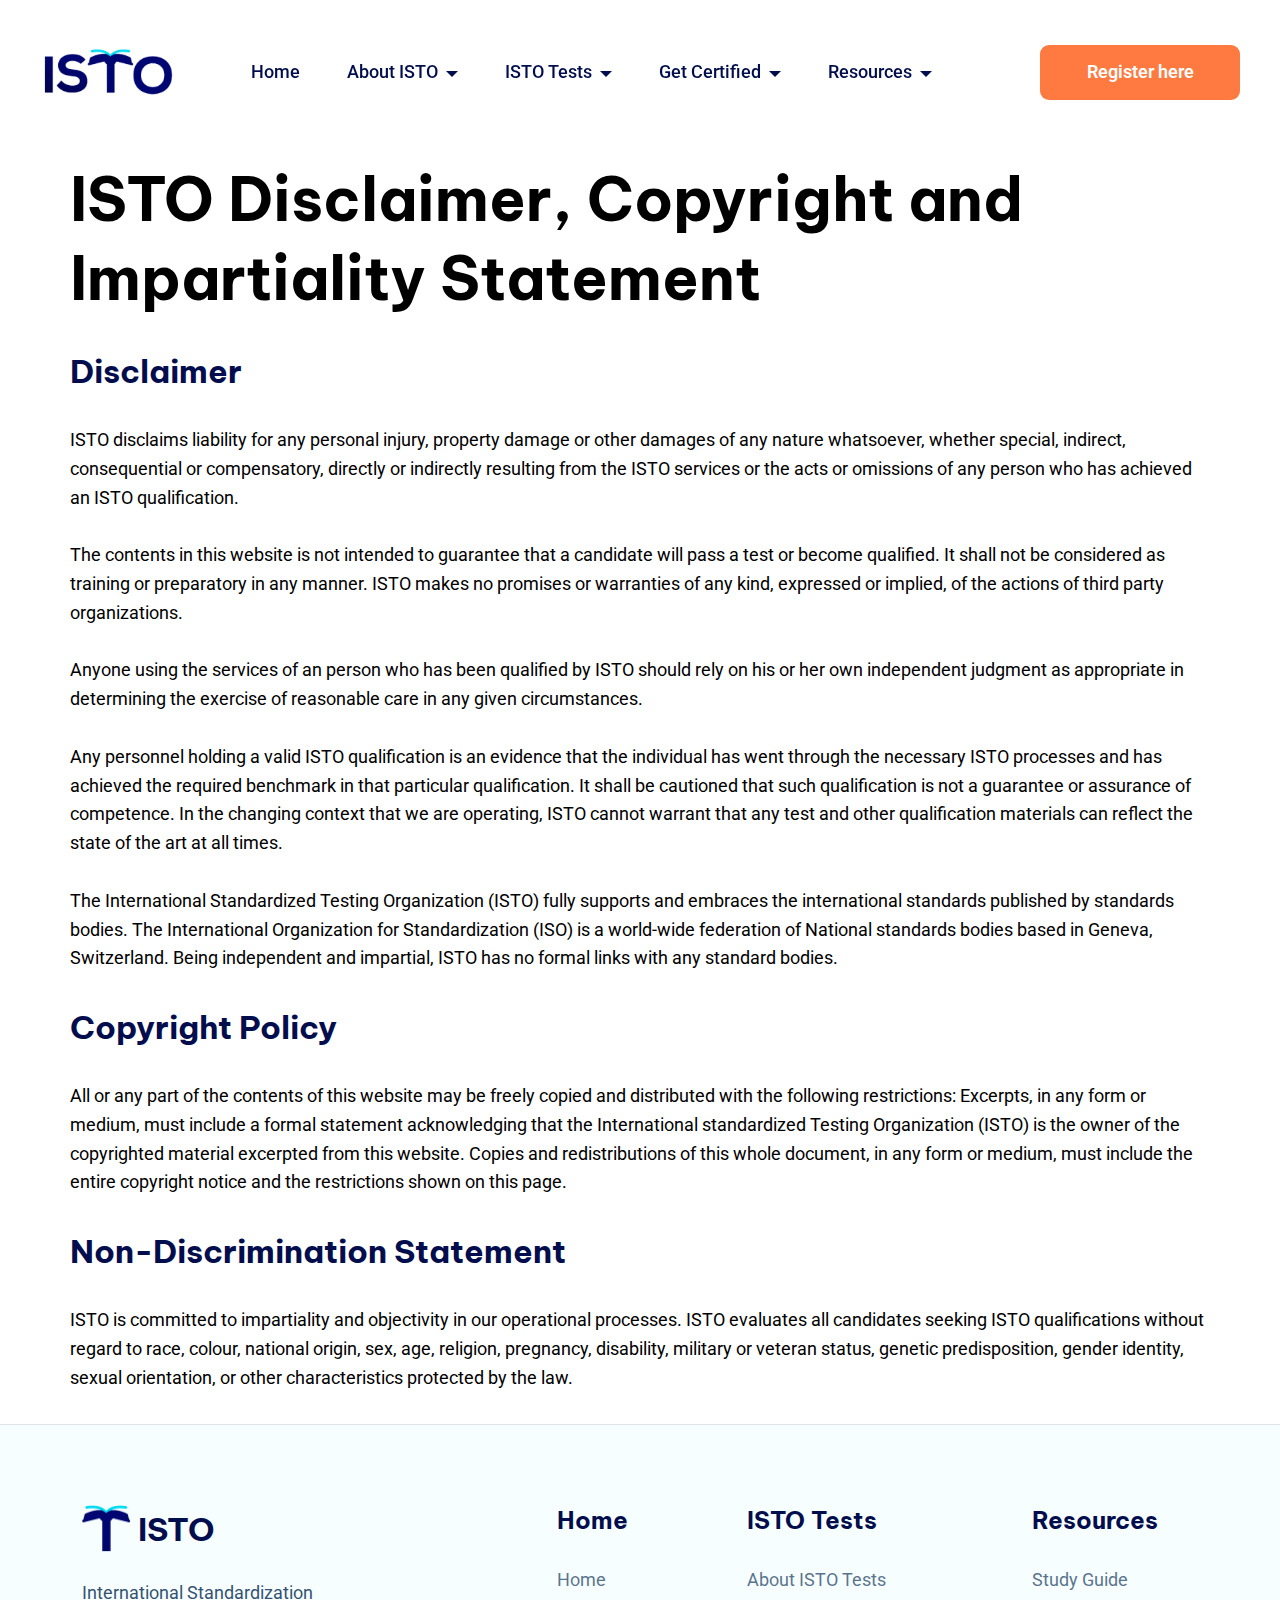
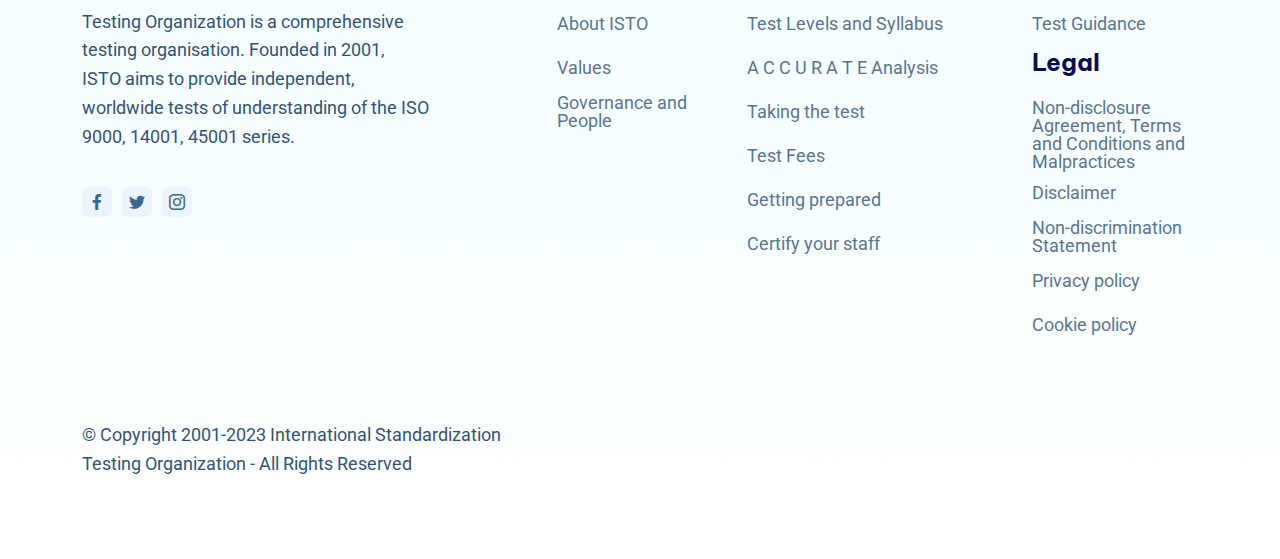
<file: statements.html>
<!DOCTYPE html>
<html  >
<head>
  
  <meta charset="UTF-8">
  <meta http-equiv="X-UA-Compatible" content="IE=edge">
  
  <meta name="viewport" content="width=device-width, initial-scale=1, minimum-scale=1">
  <link rel="shortcut icon" href="assets/images/t-100x104.png" type="image/x-icon">
  <meta name="description" content="">
  
  
  <title>Disclaimer, Copyright and Impartiality Statement</title>
  <link rel="stylesheet" href="assets/bootstrap/css/bootstrap.min.css">
  <link rel="stylesheet" href="assets/bootstrap/css/bootstrap-grid.min.css">
  <link rel="stylesheet" href="assets/bootstrap/css/bootstrap-reboot.min.css">
  <link rel="stylesheet" href="assets/web/assets/gdpr-plugin/gdpr-styles.css">
  <link rel="stylesheet" href="assets/dropdown/css/style.css">
  <link rel="stylesheet" href="assets/socicon/css/styles.css">
  <link rel="stylesheet" href="assets/theme/css/style.css">
  <link rel="preload" href="https://fonts.googleapis.com/css?family=Be+Vietnam+Pro:100,100i,200,200i,300,300i,400,400i,500,500i,600,600i,700,700i,800,800i,900,900i&display=swap" as="style" onload="this.onload=null;this.rel='stylesheet'">
  <noscript><link rel="stylesheet" href="https://fonts.googleapis.com/css?family=Be+Vietnam+Pro:100,100i,200,200i,300,300i,400,400i,500,500i,600,600i,700,700i,800,800i,900,900i&display=swap"></noscript>
  <link rel="preload" href="https://fonts.googleapis.com/css?family=Roboto:100,100i,300,300i,400,400i,500,500i,700,700i,900,900i&display=swap" as="style" onload="this.onload=null;this.rel='stylesheet'">
  <noscript><link rel="stylesheet" href="https://fonts.googleapis.com/css?family=Roboto:100,100i,300,300i,400,400i,500,500i,700,700i,900,900i&display=swap"></noscript>
  <link rel="preload" as="style" href="assets/mobirise/css/mbr-additional.css"><link rel="stylesheet" href="assets/mobirise/css/mbr-additional.css" type="text/css">

  
  
  
</head>
<body>
  
  <section data-bs-version="5.1" class="menu menu1 cid-tvqDifIkRp" once="menu" id="amenu1-5p">
    

    <nav class="navbar navbar-dropdown navbar-fixed-top navbar-expand-lg">
        <div class="container-fluid">
            <div class="navbar-brand">
                <span class="navbar-logo">
                    <a href="#">
                        <img src="assets/images/logo-lowres-186x66.png" alt="" style="height: 3rem;">
                    </a>
                </span>
                
            </div>
            <button class="navbar-toggler" type="button" data-toggle="collapse" data-bs-toggle="collapse" data-target="#navbarSupportedContent" data-bs-target="#navbarSupportedContent" aria-controls="navbarNavAltMarkup" aria-expanded="false" aria-label="Toggle navigation">
                <div class="hamburger">
                    <span></span>
                    <span></span>
                    <span></span>
                    <span></span>
                </div>
            </button>
            <div class="collapse navbar-collapse" id="navbarSupportedContent">
                <ul class="navbar-nav nav-dropdown" data-app-modern-menu="true"><li class="nav-item"><a class="nav-link link text-black text-primary display-7" href="index.html" aria-expanded="false">Home</a></li>
                    <li class="nav-item dropdown"><a class="nav-link link dropdown-toggle text-black show display-7" href="#" data-toggle="dropdown-submenu" data-bs-toggle="dropdown" data-bs-auto-close="outside" aria-expanded="false">About ISTO</a><div class="dropdown-menu show" aria-labelledby="dropdown-827" data-bs-popper="none"><a class="dropdown-item text-black text-primary display-7" href="About.html#intro">Who are we</a><a class="dropdown-item text-black text-primary display-7" href="About.html#missionpurpose">Mission and Purpose</a><a class="dropdown-item text-black text-primary display-7" href="About.html#values">Values</a><a class="dropdown-item text-black text-primary display-7" href="About.html#governance">Governance and the Board</a></div></li>
                    <li class="nav-item dropdown"><a class="nav-link link dropdown-toggle text-black display-7" href="#" data-toggle="dropdown-submenu" data-bs-toggle="dropdown" data-bs-auto-close="outside" aria-expanded="false">ISTO Tests</a><div class="dropdown-menu" aria-labelledby="dropdown-280"><a class="dropdown-item text-black text-primary display-7" href="tests.html#testintro">About ISTO Tests</a><a class="dropdown-item text-black text-primary display-7" href="tests.html#levelsandsyllabus">Test Levels and Syllabus</a><a class="dropdown-item text-black text-primary display-7" href="tests.html#resources">Resources</a><a class="dropdown-item text-black text-primary display-7" href="tests.html#accurateanalysis">A C C U R A T E Analysis&nbsp;</a><a class="dropdown-item text-black text-primary display-7" href="tests.html#staffcertification">Certify your staff</a></div>
                    </li>
                    
                    <li class="nav-item dropdown"><a class="nav-link link dropdown-toggle text-black display-7" href="#" data-toggle="dropdown-submenu" data-bs-toggle="dropdown" data-bs-auto-close="outside" aria-expanded="false">Get Certified</a><div class="dropdown-menu" aria-labelledby="dropdown-139"><a class="dropdown-item text-black text-primary display-7" href="page5.html#top">Impartiality and Accuracy</a><a class="show dropdown-item text-black text-primary display-7" href="page5.html#applicationprocess">Application process</a><a class="show dropdown-item text-black text-primary display-7" href="page5.html#fees">Fees and Test Levels</a><a class="show dropdown-item text-black text-primary display-7" href="page5.html#test">Taking the test</a></div>
                    </li><li class="nav-item dropdown"><a class="nav-link link text-black dropdown-toggle display-7" href="#" data-toggle="dropdown-submenu" data-bs-toggle="dropdown" data-bs-auto-close="outside" aria-expanded="false">Resources</a><div class="dropdown-menu" aria-labelledby="dropdown-893"><a class="text-black dropdown-item text-primary display-7" href="page9.html#top">Getting prepared</a><a class="text-black show dropdown-item text-primary display-7" href="testguidance.html">Test Guidance</a></div></li></ul>
                
                <div class="mbr-section-btn"><a class="btn btn-primary display-7" href="https://portal.isto.ch/login">Register here</a></div>
                
            </div>
        </div>
    </nav>
</section>

<section data-bs-version="5.1" class="article3 cid-tvqDigpDwQ" id="content03-5r">
    
    <div class="container">
        <div class="row justify-content-center">
            <div class="col-md-12 col-lg-12">
                <h3 class="mbr-section-title align-left mbr-fonts-style mb-4 display-2"><strong>ISTO Disclaimer, Copyright and Impartiality Statement</strong></h3>
                <h4 class="mbr-section-subtitle align-left mbr-fonts-style mb-4 display-5"><strong>Disclaimer</strong></h4>
                <p class="mbr-text align-left mbr-fonts-style pb-3 display-7">ISTO disclaims liability for any personal injury, property damage or other damages of any nature whatsoever, whether special, indirect, consequential or compensatory, directly or indirectly resulting from the ISTO services or the acts or omissions of any person who has achieved an ISTO qualification.<br><br>The contents in this website is not intended to guarantee that a candidate will pass a test or become qualified. It shall not be considered as training or preparatory in any manner. ISTO makes no promises or warranties of any kind, expressed or implied, of the actions of third party organizations. <br><br>Anyone using the services of an person who has been qualified by ISTO should rely on his or her own independent judgment as appropriate in determining the exercise of reasonable care in any given circumstances.<br><br>Any personnel holding a valid ISTO qualification is an evidence that the individual has went through the necessary ISTO processes and has achieved the required benchmark in that particular qualification. It shall be cautioned that such qualification is not a guarantee or assurance of competence. In the changing context that we are operating, ISTO cannot warrant that any test and other qualification materials can reflect the state of the art at all times.<br><br>The International Standardized Testing Organization (ISTO) fully supports and embraces the international standards published by standards bodies. The International Organization for Standardization (ISO) is a world-wide federation of National standards bodies based in Geneva, Switzerland. Being independent and impartial, ISTO has no formal links with any standard bodies.<br></p>
                                <h4 class="mbr-section-subtitle align-left mbr-fonts-style mb-4 display-5"><strong>Copyright Policy</strong></h4>
                <p class="mbr-text align-left mbr-fonts-style pb-3 display-7">All or any part of the contents of this website may be freely copied and distributed with the following restrictions: Excerpts, in any form or medium, must include a formal statement acknowledging that the International standardized Testing Organization (ISTO) is the owner of the copyrighted material excerpted from this website. Copies and redistributions of this whole document, in any form or medium, must include the entire copyright notice and the restrictions shown on this page.<br></p>
                                <h4 class="mbr-section-subtitle align-left mbr-fonts-style mb-4 display-5"><strong>Non-Discrimination Statement</strong></h4>
                <p class="mbr-text align-left mbr-fonts-style pb-3 display-7">ISTO is committed to impartiality and objectivity in our operational processes. ISTO evaluates all candidates seeking ISTO qualifications without regard to race, colour, national origin, sex, age, religion, pregnancy, disability, military or veteran status, genetic predisposition, gender identity, sexual orientation, or other characteristics protected by the law.<br></p>
            </div>
        </div>
    </div>
</section>

<section data-bs-version="5.1" class="footer1 cid-tvyFHcJ0dE" once="footers" id="afooter1-6h">

    
    

    
    <div class="container">
        <div class="row">
            <div class="col-12 col-lg-4 col-brand">
                <div class="navbar-brand">
                    <span class="navbar-logo">
                        <a href="#">
                            <img src="assets/images/t-100x104.png" alt="" style="height: 3.1rem;">
                        </a>
                    </span>
                    <span class="navbar-caption-wrap"><a class="navbar-caption text-black display-5" href="#"><strong>ISTO</strong></a></span>
                </div>
                <p class="brand-text mbr-fonts-style display-7">International Standardization<br>Testing Organization&nbsp;is a comprehensive testing organisation. Founded in 2001, ISTO&nbsp;aims to provide&nbsp;independent, worldwide tests of understanding of the ISO 9000, 14001, 45001 series.&nbsp;<br></p>
                <div class="social-row display-7">
                    <div class="soc-item">
                        <a href="https://twitter.com/mobirise" target="_blank">
                            <span class="mbr-iconfont socicon socicon-facebook"></span>
                        </a>
                    </div>
                    <div class="soc-item">
                        <a href="https://twitter.com/mobirise" target="_blank">
                            <span class="mbr-iconfont socicon socicon-twitter"></span>
                        </a>
                    </div>
                    <div class="soc-item">
                        <a href="https://twitter.com/mobirise" target="_blank">
                            <span class="mbr-iconfont socicon socicon-instagram"></span>
                        </a>
                    </div>
                    
                </div>
            </div>
            <div class="col-12 col-lg-2 col-sm-4 ms-auto col-link1 col-link">
                <h5 class="mbr-section-subtitle mbr-fonts-style display-4">
                    <strong>Home</strong></h5>
                <ul class="list mbr-fonts-style display-7">
                    <li class="mbr-text item-wrap"><a href="index.html" class="text-black text-primary">Home</a></li>
                    <li class="mbr-text item-wrap"><a href="About.html#intro" class="text-black text-primary">About ISTO</a></li><li class="mbr-text item-wrap"><a href="About.html#values" class="text-black">Values</a><br></li><li class="mbr-text item-wrap"><a href="About.html#governance" class="text-black text-primary">Governance and People</a></li><li class="mbr-text item-wrap"><br></li>
                    <li class="mbr-text item-wrap"><br></li>
                    <li class="mbr-text item-wrap"><br></li>
                </ul>
            </div>
            <div class="col-12 col-lg-3 col-sm-4 col-link2 col-link">
                <h5 class="mbr-section-subtitle mbr-fonts-style display-4">
                    <strong>ISTO Tests</strong></h5>
                <ul class="list mbr-fonts-style display-7">
                    <li class="mbr-text item-wrap"><a href="tests.html#aheader2-4v" class="text-black text-primary">About ISTO Tests</a></li><li class="mbr-text item-wrap"><a href="tests.html#levelsandsyllabus" class="text-black text-primary">Test Levels and Syllabus</a></li><li class="mbr-text item-wrap"><a href="tests.html#accurateanalysis" class="text-black text-primary">A C C U R A T E Analysis</a></li><li class="mbr-text item-wrap"><span style="font-size: 1.125rem;"><a href="certified.html#applicationprocess" class="text-black">Taking the test</a></span></li><li class="mbr-text item-wrap"><span style="font-size: 1.125rem;"><a href="certified.html#fees" class="text-black">Test Fees</a></span></li><li class="mbr-text item-wrap"><a href="preparation.html#content03-68" class="text-black">Getting prepared</a></li><li class="mbr-text item-wrap"><a href="tests.html#staffcertification" class="text-black">Certify your staff</a></li>
                </ul>
            </div>
            <div class="col-12 col-xl-2 col-lg-3 col-sm-4 col-link3 col-link">
                <h5 class="mbr-section-subtitle mbr-fonts-style display-4">
                    <strong>Resources</strong></h5>
                <ul class="list mbr-fonts-style display-7">
                    <li class="mbr-text item-wrap"><a href="tests.html#resources" class="text-black text-primary">Study Guide</a></li><li class="mbr-text item-wrap"><a href="testguidance.html" class="text-black">Test Guidance</a></li>                </ul>
                    
                                    <h5 class="mbr-section-subtitle mbr-fonts-style display-4">
                    <strong>Legal</strong></h5>
                                    <ul class="list mbr-fonts-style display-7">
                    <li class="mbr-text item-wrap"><a href="policies.html" class="text-black text-primary">Non-disclosure Agreement, Terms and Conditions and Malpractices</a></li><li class="mbr-text item-wrap"><a href="statements.html" class="text-black text-primary">Disclaimer</a></li><li class="mbr-text item-wrap"><a href="statements.html" class="text-black text-primary">Non-discrimination Statement</a></li><li class="mbr-text item-wrap"><a href="statements.html" class="text-black text-primary">Privacy policy</a></li><li class="mbr-text item-wrap"><a href="cookie.html" class="text-black text-primary">Cookie policy</a></li>
                </ul>
            </div>
            <div class="col-12 col-copyright">
                <p class="mbr-text mb-0 mbr-fonts-style copyright align-left display-7">© Copyright 2001-2023 International Standardization<br>Testing Organization - All Rights Reserved</p>
            </div>
        </div>
    </div>
</section>


<script src="assets/bootstrap/js/bootstrap.bundle.min.js"></script>
  <script src="assets/smoothscroll/smooth-scroll.js"></script>
  <script src="assets/ytplayer/index.js"></script>
  <script src="assets/dropdown/js/navbar-dropdown.js"></script>
  <script src="assets/theme/js/script.js"></script>
  
  
  
</body>
</html>
</file>
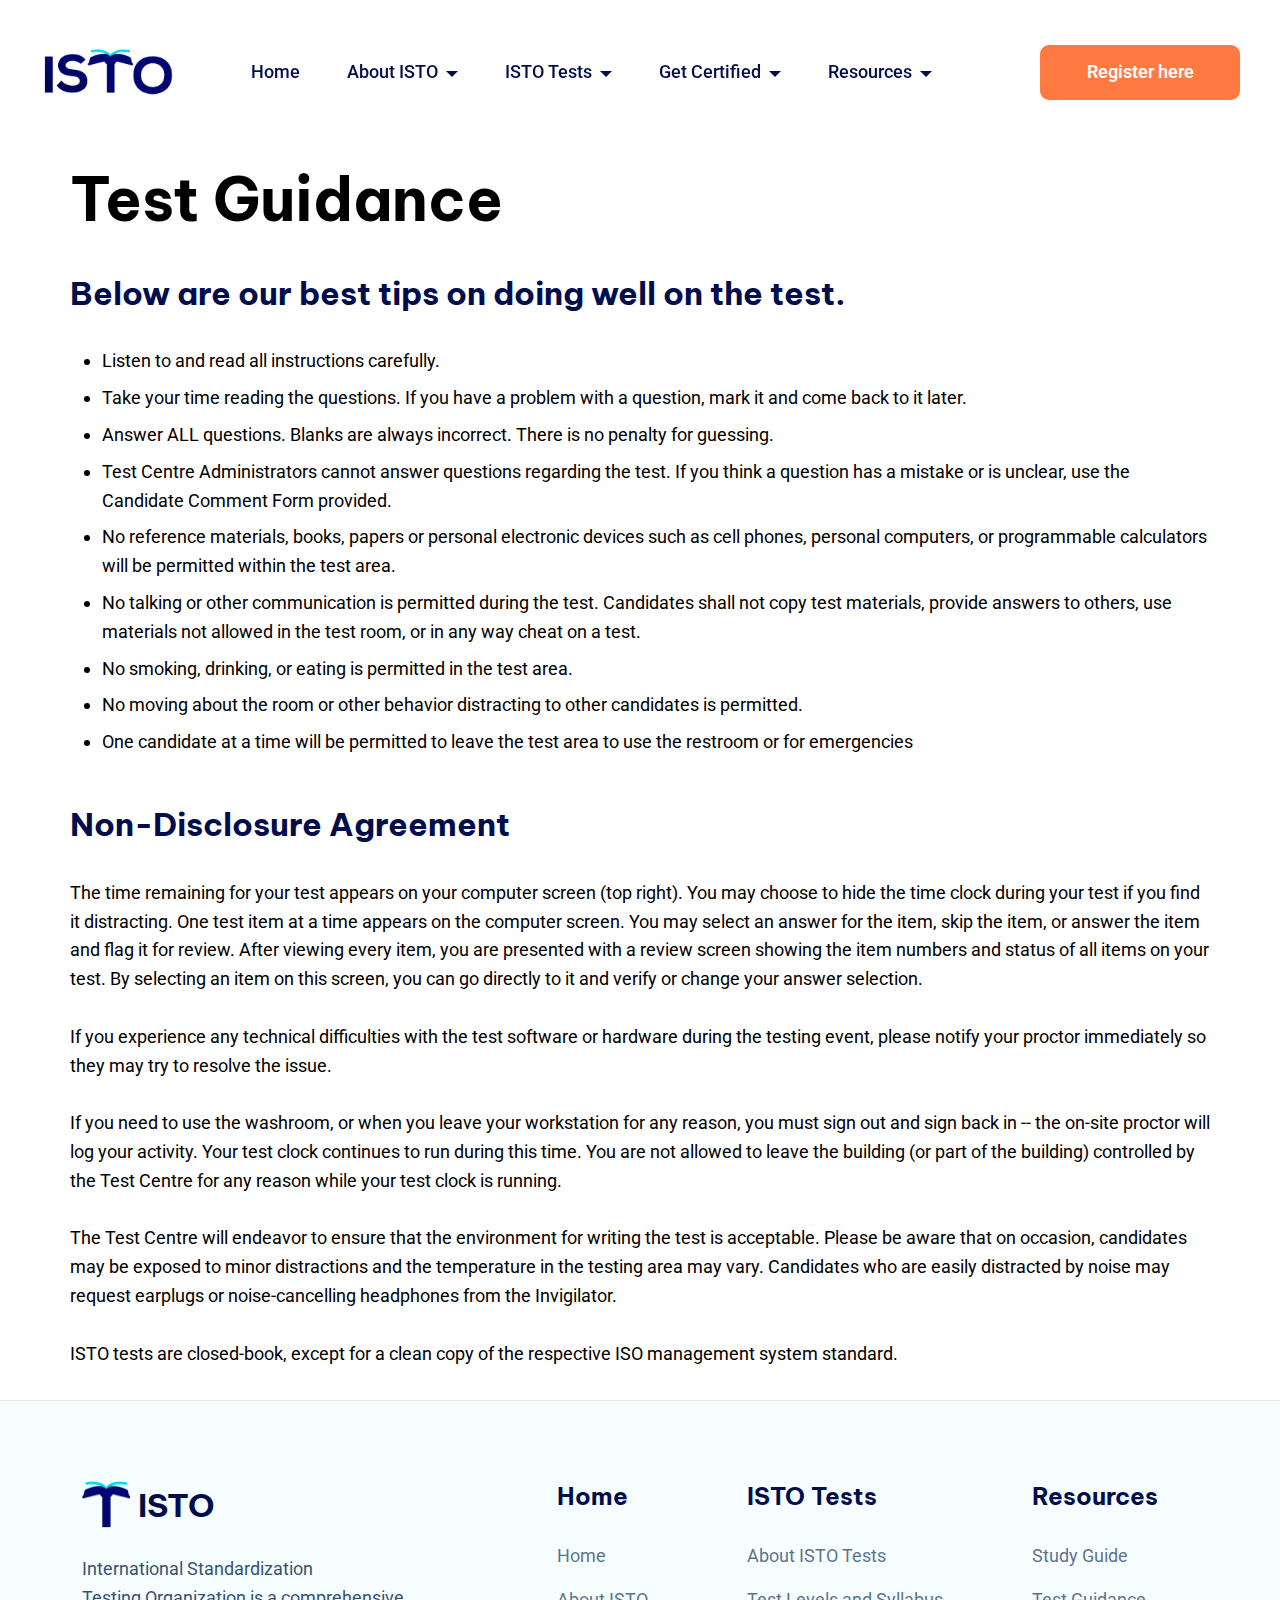
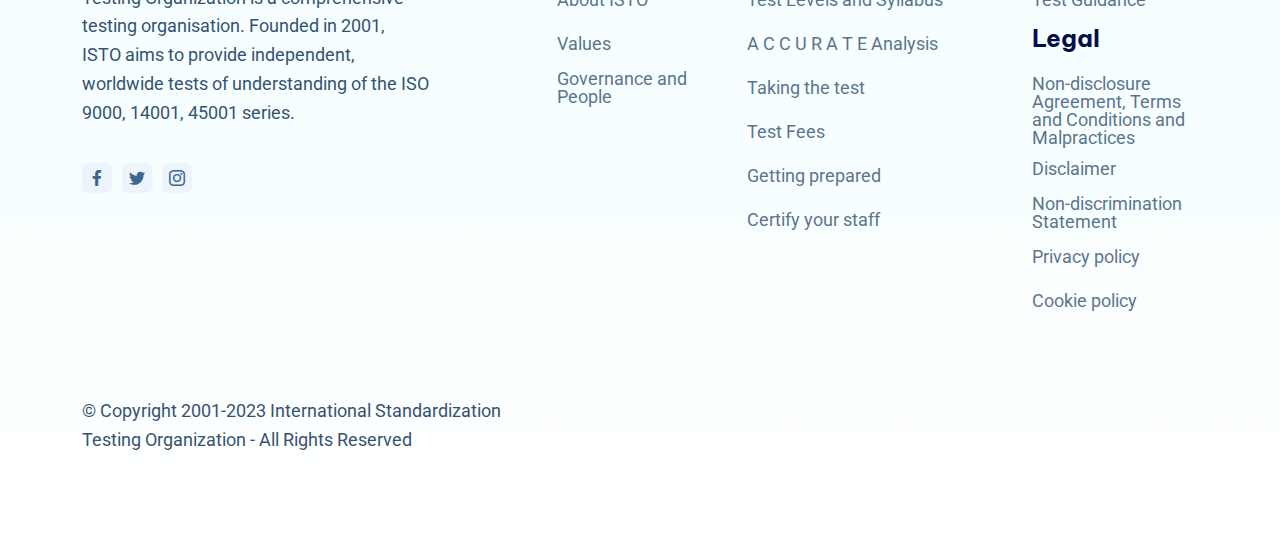
<file: testguidance.html>
<!DOCTYPE html>
<html  >
<head>
  
  <meta charset="UTF-8">
  <meta http-equiv="X-UA-Compatible" content="IE=edge">
  
  <meta name="viewport" content="width=device-width, initial-scale=1, minimum-scale=1">
  <link rel="shortcut icon" href="assets/images/t-100x104.png" type="image/x-icon">
  <meta name="description" content="">
  
  
  <title>Test Guidance</title>
  <link rel="stylesheet" href="assets/bootstrap/css/bootstrap.min.css">
  <link rel="stylesheet" href="assets/bootstrap/css/bootstrap-grid.min.css">
  <link rel="stylesheet" href="assets/bootstrap/css/bootstrap-reboot.min.css">
  <link rel="stylesheet" href="assets/web/assets/gdpr-plugin/gdpr-styles.css">
  <link rel="stylesheet" href="assets/dropdown/css/style.css">
  <link rel="stylesheet" href="assets/socicon/css/styles.css">
  <link rel="stylesheet" href="assets/theme/css/style.css">
  <link rel="preload" href="https://fonts.googleapis.com/css?family=Be+Vietnam+Pro:100,100i,200,200i,300,300i,400,400i,500,500i,600,600i,700,700i,800,800i,900,900i&display=swap" as="style" onload="this.onload=null;this.rel='stylesheet'">
  <noscript><link rel="stylesheet" href="https://fonts.googleapis.com/css?family=Be+Vietnam+Pro:100,100i,200,200i,300,300i,400,400i,500,500i,600,600i,700,700i,800,800i,900,900i&display=swap"></noscript>
  <link rel="preload" href="https://fonts.googleapis.com/css?family=Roboto:100,100i,300,300i,400,400i,500,500i,700,700i,900,900i&display=swap" as="style" onload="this.onload=null;this.rel='stylesheet'">
  <noscript><link rel="stylesheet" href="https://fonts.googleapis.com/css?family=Roboto:100,100i,300,300i,400,400i,500,500i,700,700i,900,900i&display=swap"></noscript>
  <link rel="preload" as="style" href="assets/mobirise/css/mbr-additional.css"><link rel="stylesheet" href="assets/mobirise/css/mbr-additional.css" type="text/css">

  
  
  
</head>
<body>
  
  <section data-bs-version="5.1" class="menu menu1 cid-tvmiPo3L1h" once="menu" id="amenu1-5l">
    

    <nav class="navbar navbar-dropdown navbar-fixed-top navbar-expand-lg">
        <div class="container-fluid">
            <div class="navbar-brand">
                <span class="navbar-logo">
                    <a href="#">
                        <img src="assets/images/logo-lowres-186x66.png" alt="" style="height: 3rem;">
                    </a>
                </span>
                
            </div>
            <button class="navbar-toggler" type="button" data-toggle="collapse" data-bs-toggle="collapse" data-target="#navbarSupportedContent" data-bs-target="#navbarSupportedContent" aria-controls="navbarNavAltMarkup" aria-expanded="false" aria-label="Toggle navigation">
                <div class="hamburger">
                    <span></span>
                    <span></span>
                    <span></span>
                    <span></span>
                </div>
            </button>
            <div class="collapse navbar-collapse" id="navbarSupportedContent">
                <ul class="navbar-nav nav-dropdown" data-app-modern-menu="true"><li class="nav-item"><a class="nav-link link text-black text-primary display-7" href="index.html" aria-expanded="false">Home</a></li>
                    <li class="nav-item dropdown"><a class="nav-link link dropdown-toggle text-black show display-7" href="#" data-toggle="dropdown-submenu" data-bs-toggle="dropdown" data-bs-auto-close="outside" aria-expanded="false">About ISTO</a><div class="dropdown-menu show" aria-labelledby="dropdown-827" data-bs-popper="none"><a class="dropdown-item text-black text-primary display-7" href="About.html#intro">Who are we</a><a class="dropdown-item text-black text-primary display-7" href="About.html#missionpurpose">Mission and Purpose</a><a class="dropdown-item text-black text-primary display-7" href="About.html#values">Values</a><a class="dropdown-item text-black text-primary display-7" href="About.html#governance">Governance and the Board</a></div></li>
                    <li class="nav-item dropdown"><a class="nav-link link dropdown-toggle text-black display-7" href="#" data-toggle="dropdown-submenu" data-bs-toggle="dropdown" data-bs-auto-close="outside" aria-expanded="false">ISTO Tests</a><div class="dropdown-menu" aria-labelledby="dropdown-280"><a class="dropdown-item text-black text-primary display-7" href="tests.html#testintro">About ISTO Tests</a><a class="dropdown-item text-black text-primary display-7" href="tests.html#levelsandsyllabus">Test Levels and Syllabus</a><a class="dropdown-item text-black text-primary display-7" href="tests.html#resources">Resources</a><a class="dropdown-item text-black text-primary display-7" href="tests.html#accurateanalysis">A C C U R A T E Analysis&nbsp;</a><a class="dropdown-item text-black text-primary display-7" href="tests.html#staffcertification">Certify your staff</a></div>
                    </li>
                    
                    <li class="nav-item dropdown"><a class="nav-link link dropdown-toggle text-black display-7" href="#" data-toggle="dropdown-submenu" data-bs-toggle="dropdown" data-bs-auto-close="outside" aria-expanded="false">Get Certified</a><div class="dropdown-menu" aria-labelledby="dropdown-139"><a class="dropdown-item text-black text-primary display-7" href="page5.html#top">Impartiality and Accuracy</a><a class="show dropdown-item text-black text-primary display-7" href="page5.html#applicationprocess">Application process</a><a class="show dropdown-item text-black text-primary display-7" href="page5.html#fees">Fees and Test Levels</a><a class="show dropdown-item text-black text-primary display-7" href="page5.html#test">Taking the test</a></div>
                    </li><li class="nav-item dropdown"><a class="nav-link link text-black dropdown-toggle display-7" href="#" data-toggle="dropdown-submenu" data-bs-toggle="dropdown" data-bs-auto-close="outside" aria-expanded="false">Resources</a><div class="dropdown-menu" aria-labelledby="dropdown-893"><a class="text-black dropdown-item text-primary display-7" href="page9.html#top">Getting prepared</a><a class="text-black show dropdown-item text-primary display-7" href="testguidance.html">Test Guidance</a></div></li></ul>
                
                <div class="mbr-section-btn"><a class="btn btn-primary display-7" href="https://portal.isto.ch/login">Register here</a></div>
                
            </div>
        </div>
    </nav>
</section>

<section data-bs-version="5.1" class="article3 cid-tvoa83jFEt" id="content03-5n">
    
    <div class="container">
        <div class="row justify-content-center">
            <div class="col-md-12 col-lg-12">
                <h3 class="mbr-section-title align-left mbr-fonts-style mb-4 display-2"><strong>Test Guidance</strong></h3>
                <h4 class="mbr-section-subtitle align-left mbr-fonts-style mb-4 display-5"><strong>Below are our best tips on doing well on the test.</strong></h4>
                <ul class="list align-left mbr-fonts-style display-7">
                    <li>Listen to and read all instructions carefully.</li><li><span style="font-size: 1.125rem;">Take your time reading the questions. If you have a problem with a question, mark it and come back to it later.</span><br></li><li><span style="font-size: 1.125rem;">Answer ALL questions. Blanks are always incorrect. There is no penalty for guessing.</span><br></li><li><span style="font-size: 1.125rem;">Test Centre Administrators cannot answer questions regarding the test. If you think a question has a mistake or is unclear, use the Candidate Comment Form provided.</span><br></li><li><span style="font-size: 1.125rem;">No reference materials, books, papers or personal electronic devices such as cell phones, personal computers, or programmable calculators will be permitted within the test area.</span><br></li><li><span style="font-size: 1.125rem;">No talking or other communication is permitted during the test. Candidates shall not copy test materials, provide answers to others, use materials not allowed in the test room, or in any way cheat on a test.</span><br></li><li><span style="font-size: 1.125rem;">No smoking, drinking, or eating is permitted in the test area.</span><br></li><li><span style="font-size: 1.125rem;">No moving about the room or other behavior distracting to other candidates is permitted.</span><br></li><li><span style="font-size: 1.125rem;">One candidate at a time will be permitted to leave the test area to use the restroom or for emergencies</span><br></li>
                </ul>
            </div>
        </div>
    </div>
</section>

<section data-bs-version="5.1" class="article3 cid-tvoapDJkd9" id="content03-5o">
    
    <div class="container">
        <div class="row justify-content-center">
            <div class="col-md-12 col-lg-12">
                
                <h4 class="mbr-section-subtitle align-left mbr-fonts-style mb-4 display-5"><strong>Non-Disclosure Agreement</strong></h4>
                <p class="mbr-text align-left mbr-fonts-style pb-3 display-7">The time remaining for your test appears on your computer screen (top right). You may choose to hide the time clock during your test if you find it distracting. One test item at a time appears on the computer screen. You may select an answer for the item, skip the item, or answer the item and flag it for review. After viewing every item, you are presented with a review screen showing the item numbers and status of all items on your test. By selecting an item on this screen, you can go directly to it and verify or change your answer selection.<br><br>If you experience any technical difficulties with the test software or hardware during the testing event, please notify your proctor immediately so they may try to resolve the issue.<br><br>If you need to use the washroom, or when you leave your workstation for any reason, you must sign out and sign back in -- the on-site proctor will log your activity. Your test clock continues to run during this time. You are not allowed to leave the building (or part of the building) controlled by the Test Centre for any reason while your test clock is running.<br><br>The Test Centre will endeavor to ensure that the environment for writing the test is acceptable. Please be aware that on occasion, candidates may be exposed to minor distractions and the temperature in the testing area may vary. Candidates who are easily distracted by noise may request earplugs or noise-cancelling headphones from the Invigilator.<br><br>ISTO tests are closed-book, except for a clean copy of the respective ISO management system standard.<br></p>
            </div>
        </div>
    </div>
</section>

<section data-bs-version="5.1" class="footer1 cid-tvyFHcJ0dE" once="footers" id="afooter1-6h">

    
    

    
    <div class="container">
        <div class="row">
            <div class="col-12 col-lg-4 col-brand">
                <div class="navbar-brand">
                    <span class="navbar-logo">
                        <a href="#">
                            <img src="assets/images/t-100x104.png" alt="" style="height: 3.1rem;">
                        </a>
                    </span>
                    <span class="navbar-caption-wrap"><a class="navbar-caption text-black display-5" href="#"><strong>ISTO</strong></a></span>
                </div>
                <p class="brand-text mbr-fonts-style display-7">International Standardization<br>Testing Organization&nbsp;is a comprehensive testing organisation. Founded in 2001, ISTO&nbsp;aims to provide&nbsp;independent, worldwide tests of understanding of the ISO 9000, 14001, 45001 series.&nbsp;<br></p>
                <div class="social-row display-7">
                    <div class="soc-item">
                        <a href="https://twitter.com/mobirise" target="_blank">
                            <span class="mbr-iconfont socicon socicon-facebook"></span>
                        </a>
                    </div>
                    <div class="soc-item">
                        <a href="https://twitter.com/mobirise" target="_blank">
                            <span class="mbr-iconfont socicon socicon-twitter"></span>
                        </a>
                    </div>
                    <div class="soc-item">
                        <a href="https://twitter.com/mobirise" target="_blank">
                            <span class="mbr-iconfont socicon socicon-instagram"></span>
                        </a>
                    </div>
                    
                </div>
            </div>
            <div class="col-12 col-lg-2 col-sm-4 ms-auto col-link1 col-link">
                <h5 class="mbr-section-subtitle mbr-fonts-style display-4">
                    <strong>Home</strong></h5>
                <ul class="list mbr-fonts-style display-7">
                    <li class="mbr-text item-wrap"><a href="index.html" class="text-black text-primary">Home</a></li>
                    <li class="mbr-text item-wrap"><a href="About.html#intro" class="text-black text-primary">About ISTO</a></li><li class="mbr-text item-wrap"><a href="About.html#values" class="text-black">Values</a><br></li><li class="mbr-text item-wrap"><a href="About.html#governance" class="text-black text-primary">Governance and People</a></li><li class="mbr-text item-wrap"><br></li>
                    <li class="mbr-text item-wrap"><br></li>
                    <li class="mbr-text item-wrap"><br></li>
                </ul>
            </div>
            <div class="col-12 col-lg-3 col-sm-4 col-link2 col-link">
                <h5 class="mbr-section-subtitle mbr-fonts-style display-4">
                    <strong>ISTO Tests</strong></h5>
                <ul class="list mbr-fonts-style display-7">
                    <li class="mbr-text item-wrap"><a href="tests.html#aheader2-4v" class="text-black text-primary">About ISTO Tests</a></li><li class="mbr-text item-wrap"><a href="tests.html#levelsandsyllabus" class="text-black text-primary">Test Levels and Syllabus</a></li><li class="mbr-text item-wrap"><a href="tests.html#accurateanalysis" class="text-black text-primary">A C C U R A T E Analysis</a></li><li class="mbr-text item-wrap"><span style="font-size: 1.125rem;"><a href="certified.html#applicationprocess" class="text-black">Taking the test</a></span></li><li class="mbr-text item-wrap"><span style="font-size: 1.125rem;"><a href="certified.html#fees" class="text-black">Test Fees</a></span></li><li class="mbr-text item-wrap"><a href="preparation.html#content03-68" class="text-black">Getting prepared</a></li><li class="mbr-text item-wrap"><a href="tests.html#staffcertification" class="text-black">Certify your staff</a></li>
                </ul>
            </div>
            <div class="col-12 col-xl-2 col-lg-3 col-sm-4 col-link3 col-link">
                <h5 class="mbr-section-subtitle mbr-fonts-style display-4">
                    <strong>Resources</strong></h5>
                <ul class="list mbr-fonts-style display-7">
                    <li class="mbr-text item-wrap"><a href="tests.html#resources" class="text-black text-primary">Study Guide</a></li><li class="mbr-text item-wrap"><a href="testguidance.html" class="text-black">Test Guidance</a></li>                </ul>
                    
                                    <h5 class="mbr-section-subtitle mbr-fonts-style display-4">
                    <strong>Legal</strong></h5>
                                    <ul class="list mbr-fonts-style display-7">
                    <li class="mbr-text item-wrap"><a href="policies.html" class="text-black text-primary">Non-disclosure Agreement, Terms and Conditions and Malpractices</a></li><li class="mbr-text item-wrap"><a href="statements.html" class="text-black text-primary">Disclaimer</a></li><li class="mbr-text item-wrap"><a href="statements.html" class="text-black text-primary">Non-discrimination Statement</a></li><li class="mbr-text item-wrap"><a href="statements.html" class="text-black text-primary">Privacy policy</a></li><li class="mbr-text item-wrap"><a href="cookie.html" class="text-black text-primary">Cookie policy</a></li>
                </ul>
            </div>
            <div class="col-12 col-copyright">
                <p class="mbr-text mb-0 mbr-fonts-style copyright align-left display-7">© Copyright 2001-2023 International Standardization<br>Testing Organization - All Rights Reserved</p>
            </div>
        </div>
    </div>
</section>


<script src="assets/bootstrap/js/bootstrap.bundle.min.js"></script>
  <script src="assets/smoothscroll/smooth-scroll.js"></script>
  <script src="assets/ytplayer/index.js"></script>
  <script src="assets/dropdown/js/navbar-dropdown.js"></script>
  <script src="assets/theme/js/script.js"></script>
  
  
  
</body>
</html>
</file>
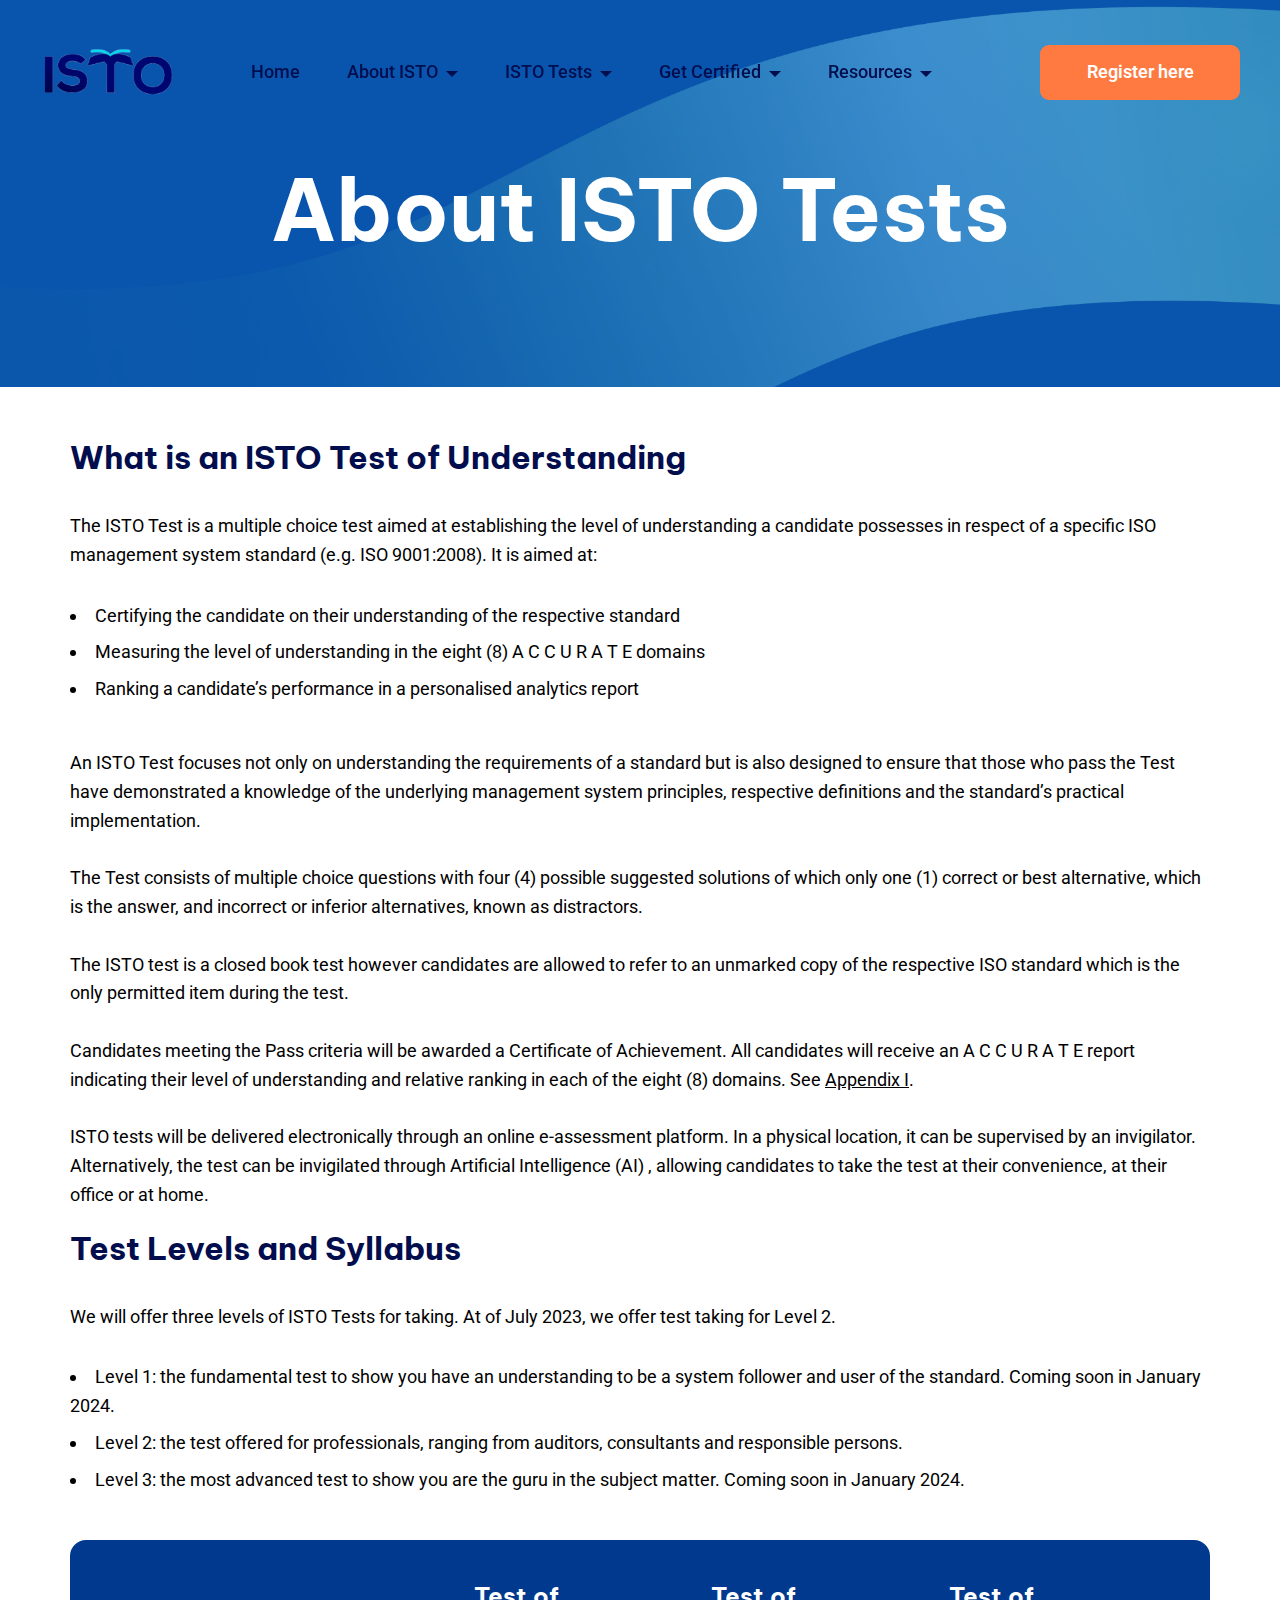
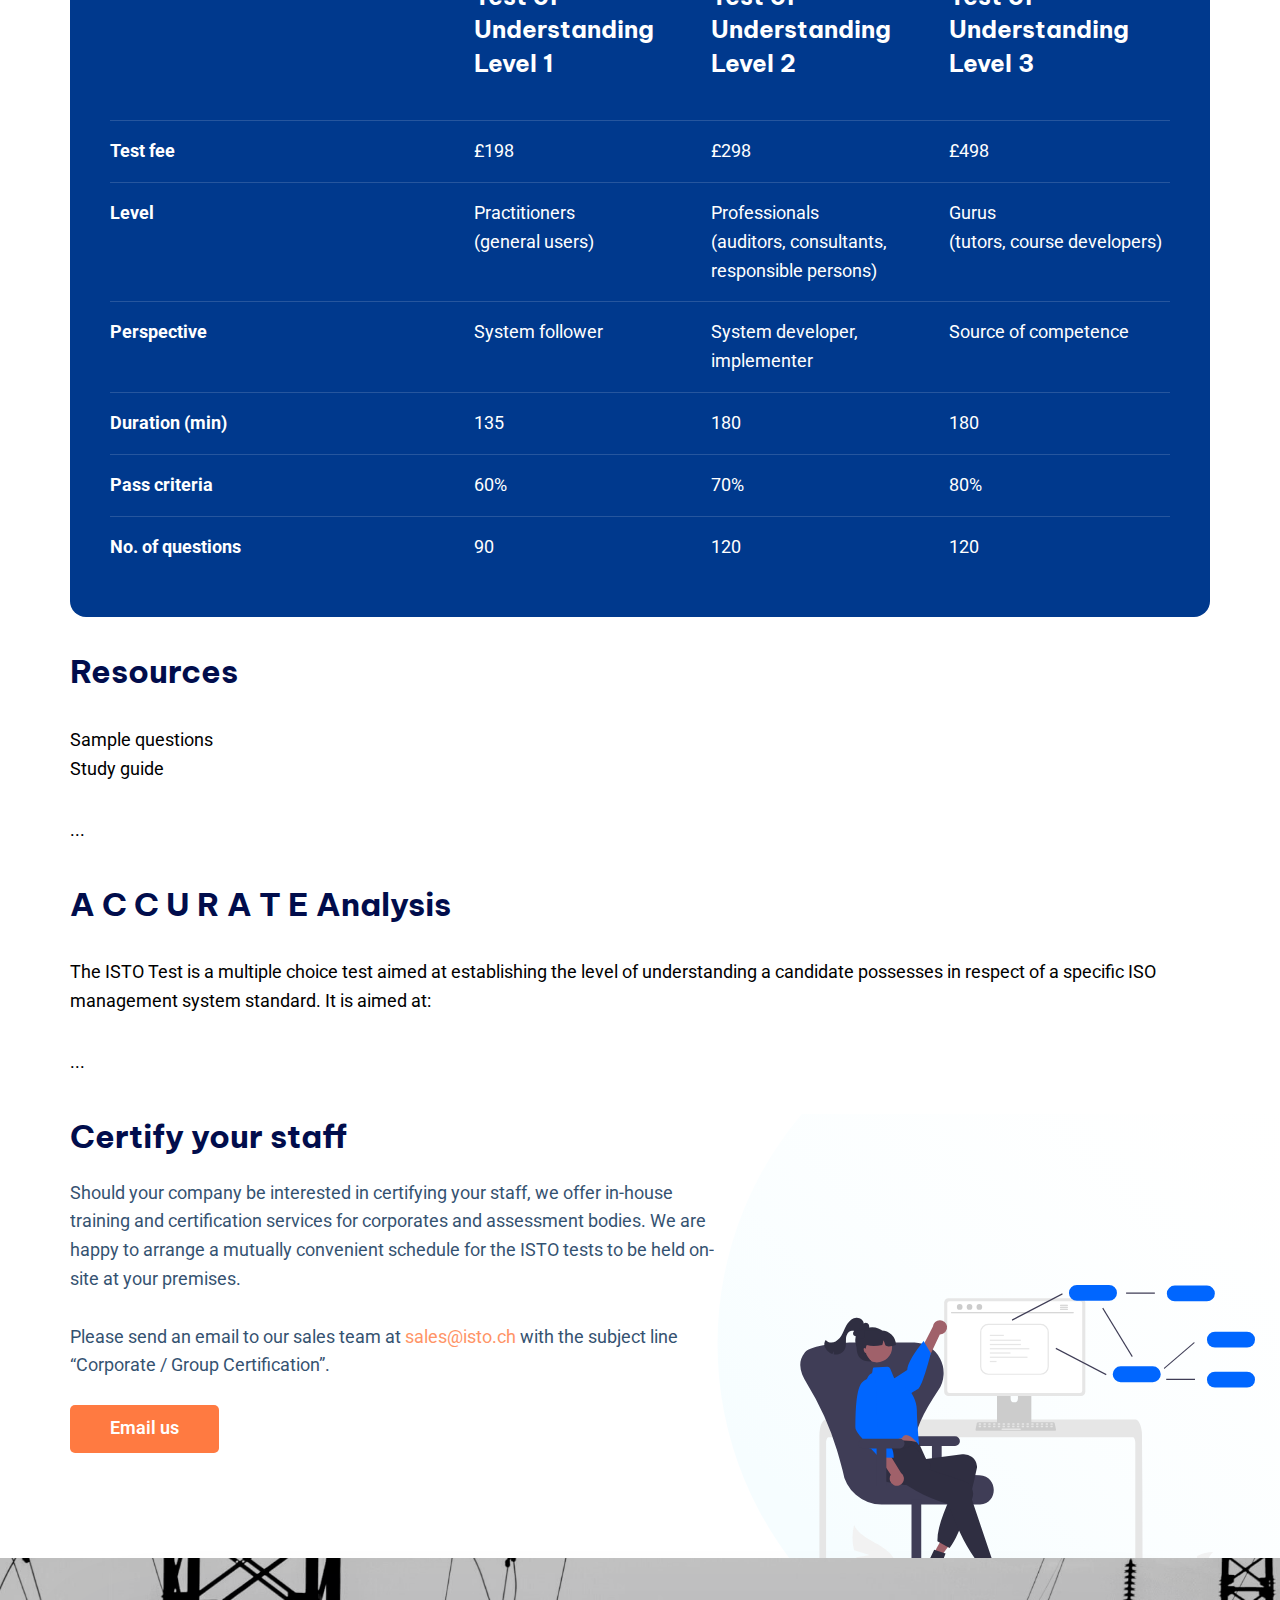
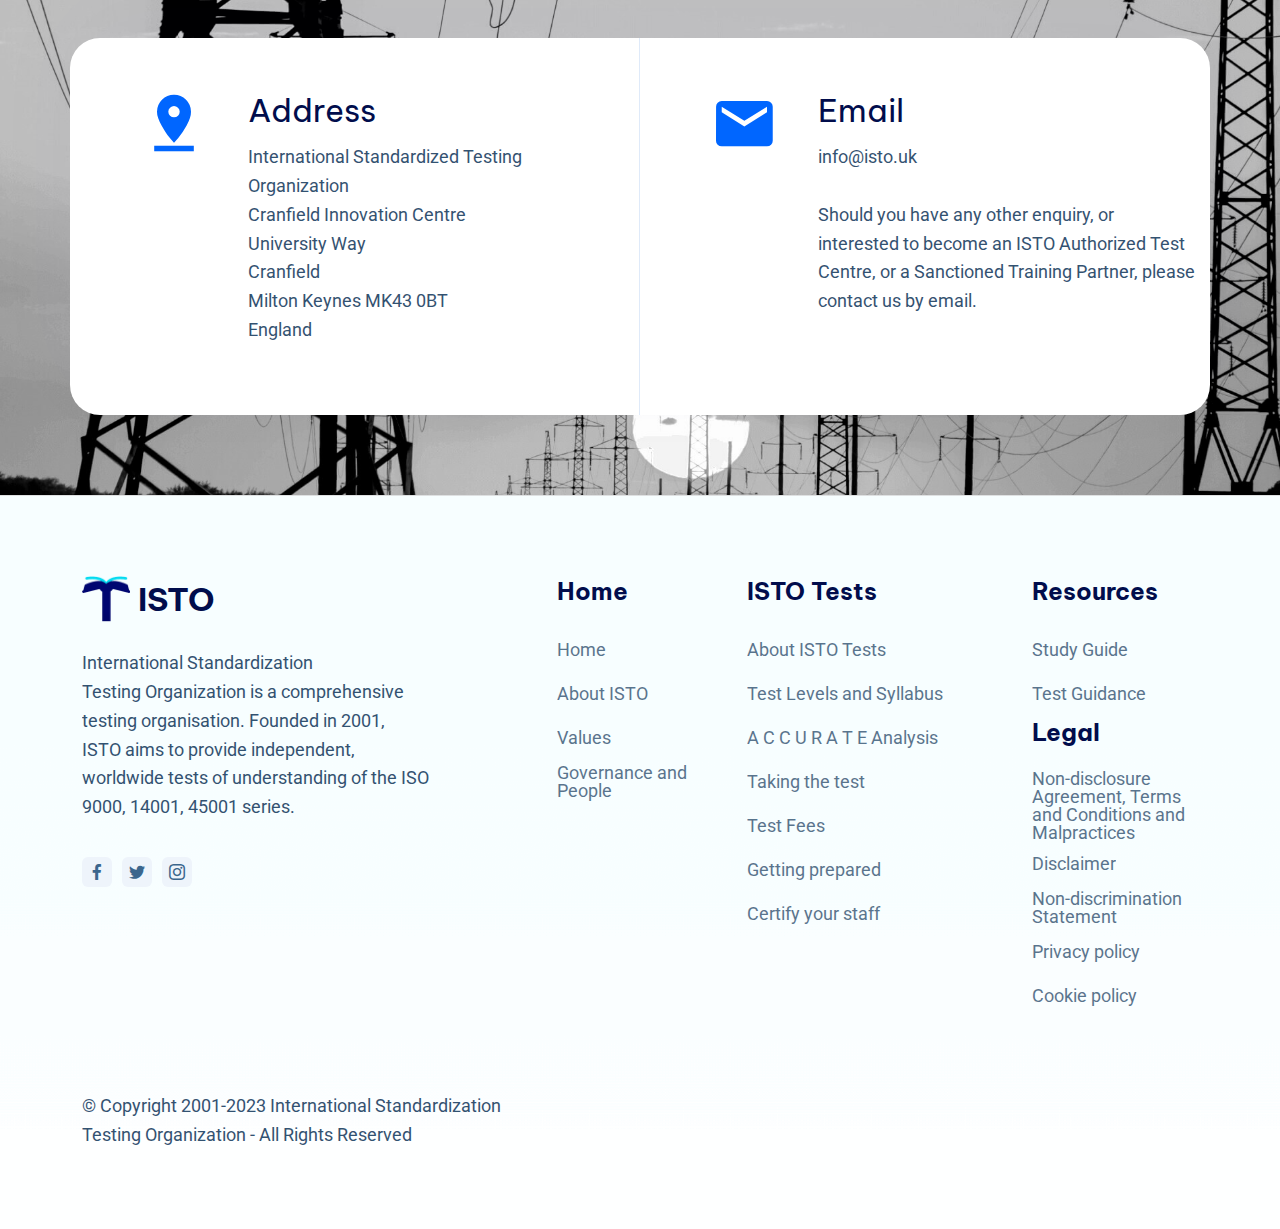
<file: tests.html>
<!DOCTYPE html>
<html  >
<head>
  
  <meta charset="UTF-8">
  <meta http-equiv="X-UA-Compatible" content="IE=edge">
  
  <meta name="viewport" content="width=device-width, initial-scale=1, minimum-scale=1">
  <link rel="shortcut icon" href="assets/images/t-100x104.png" type="image/x-icon">
  <meta name="description" content="">
  
  
  <title>ISTO Tests</title>
  <link rel="stylesheet" href="assets/material-design/css/material-icons.min.css">
  <link rel="stylesheet" href="assets/web/assets/mobirise-icons2/mobirise2.css">
  <link rel="stylesheet" href="assets/Material-Design-Icons/css/material.css">
  <link rel="stylesheet" href="assets/bootstrap/css/bootstrap.min.css">
  <link rel="stylesheet" href="assets/bootstrap/css/bootstrap-grid.min.css">
  <link rel="stylesheet" href="assets/bootstrap/css/bootstrap-reboot.min.css">
  <link rel="stylesheet" href="assets/web/assets/gdpr-plugin/gdpr-styles.css">
  <link rel="stylesheet" href="assets/dropdown/css/style.css">
  <link rel="stylesheet" href="assets/socicon/css/styles.css">
  <link rel="stylesheet" href="assets/theme/css/style.css">
  <link rel="preload" href="https://fonts.googleapis.com/css?family=Be+Vietnam+Pro:100,100i,200,200i,300,300i,400,400i,500,500i,600,600i,700,700i,800,800i,900,900i&display=swap" as="style" onload="this.onload=null;this.rel='stylesheet'">
  <noscript><link rel="stylesheet" href="https://fonts.googleapis.com/css?family=Be+Vietnam+Pro:100,100i,200,200i,300,300i,400,400i,500,500i,600,600i,700,700i,800,800i,900,900i&display=swap"></noscript>
  <link rel="preload" href="https://fonts.googleapis.com/css?family=Roboto:100,100i,300,300i,400,400i,500,500i,700,700i,900,900i&display=swap" as="style" onload="this.onload=null;this.rel='stylesheet'">
  <noscript><link rel="stylesheet" href="https://fonts.googleapis.com/css?family=Roboto:100,100i,300,300i,400,400i,500,500i,700,700i,900,900i&display=swap"></noscript>
  <link rel="preload" as="style" href="assets/mobirise/css/mbr-additional.css"><link rel="stylesheet" href="assets/mobirise/css/mbr-additional.css" type="text/css">

  
  
  
</head>
<body>
  
  <section data-bs-version="5.1" class="menu menu1 cid-ttY9m1AS3f" once="menu" id="amenu1-28">
    

    <nav class="navbar navbar-dropdown navbar-fixed-top navbar-expand-lg">
        <div class="container-fluid">
            <div class="navbar-brand">
                <span class="navbar-logo">
                    <a href="#">
                        <img src="assets/images/logo-lowres-186x66.png" alt="" style="height: 3rem;">
                    </a>
                </span>
                
            </div>
            <button class="navbar-toggler" type="button" data-toggle="collapse" data-bs-toggle="collapse" data-target="#navbarSupportedContent" data-bs-target="#navbarSupportedContent" aria-controls="navbarNavAltMarkup" aria-expanded="false" aria-label="Toggle navigation">
                <div class="hamburger">
                    <span></span>
                    <span></span>
                    <span></span>
                    <span></span>
                </div>
            </button>
            <div class="collapse navbar-collapse" id="navbarSupportedContent">
                <ul class="navbar-nav nav-dropdown" data-app-modern-menu="true"><li class="nav-item"><a class="nav-link link text-black text-primary display-7" href="index.html" aria-expanded="false">Home</a></li>
                    <li class="nav-item dropdown"><a class="nav-link link dropdown-toggle text-black show display-7" href="#" data-toggle="dropdown-submenu" data-bs-toggle="dropdown" data-bs-auto-close="outside" aria-expanded="false">About ISTO</a><div class="dropdown-menu show" aria-labelledby="dropdown-827" data-bs-popper="none"><a class="dropdown-item text-black text-primary display-7" href="About.html#intro">Who are we</a><a class="dropdown-item text-black text-primary display-7" href="About.html#missionpurpose">Mission and Purpose</a><a class="dropdown-item text-black text-primary display-7" href="About.html#values">Values</a><a class="dropdown-item text-black text-primary display-7" href="About.html#governance">Governance and the Board</a></div></li>
                    <li class="nav-item dropdown"><a class="nav-link link dropdown-toggle text-black display-7" href="#" data-toggle="dropdown-submenu" data-bs-toggle="dropdown" data-bs-auto-close="outside" aria-expanded="false">ISTO Tests</a><div class="dropdown-menu" aria-labelledby="dropdown-280"><a class="dropdown-item text-black text-primary display-7" href="tests.html#testintro">About ISTO Tests</a><a class="dropdown-item text-black text-primary display-7" href="tests.html#levelsandsyllabus">Test Levels and Syllabus</a><a class="dropdown-item text-black text-primary display-7" href="tests.html#resources">Resources</a><a class="dropdown-item text-black text-primary display-7" href="tests.html#accurateanalysis">A C C U R A T E Analysis&nbsp;</a><a class="dropdown-item text-black text-primary display-7" href="tests.html#staffcertification">Certify your staff</a></div>
                    </li>
                    
                    <li class="nav-item dropdown"><a class="nav-link link dropdown-toggle text-black display-7" href="#" data-toggle="dropdown-submenu" data-bs-toggle="dropdown" data-bs-auto-close="outside" aria-expanded="false">Get Certified</a><div class="dropdown-menu" aria-labelledby="dropdown-139"><a class="dropdown-item text-black text-primary display-7" href="page5.html#top">Impartiality and Accuracy</a><a class="show dropdown-item text-black text-primary display-7" href="page5.html#applicationprocess">Application process</a><a class="show dropdown-item text-black text-primary display-7" href="page5.html#fees">Fees and Test Levels</a><a class="show dropdown-item text-black text-primary display-7" href="page5.html#test">Taking the test</a></div>
                    </li><li class="nav-item dropdown"><a class="nav-link link text-black dropdown-toggle display-7" href="#" data-toggle="dropdown-submenu" data-bs-toggle="dropdown" data-bs-auto-close="outside" aria-expanded="false">Resources</a><div class="dropdown-menu" aria-labelledby="dropdown-893"><a class="text-black dropdown-item text-primary display-7" href="page9.html#top">Getting prepared</a><a class="text-black show dropdown-item text-primary display-7" href="testguidance.html">Test Guidance</a></div></li></ul>
                
                <div class="mbr-section-btn"><a class="btn btn-primary display-7" href="https://portal.isto.ch/login">Register here</a></div>
                
            </div>
        </div>
    </nav>
</section>

<section data-bs-version="5.1" class="header2 platformm5 cid-tvo3cHEKuu" id="aheader2-4v">

    

    
    <div class="mbr-overlay" style="opacity: 0.6; background-color: rgb(0, 102, 255);"></div>

    
    <div class="container-fluid">
        <div class="row justify-content-start">
            <div class="col-12 col-lg-12 col-text">
                
                <h2 class="mbr-section-subtitle mbr-fonts-style display-1"><strong>About ISTO Tests</strong></h2>
                
                
            </div>
        </div>
    </div>
</section>

<section data-bs-version="5.1" class="article3 cid-ttYbLbnL1q" id="testintro">
    
    <div class="container">
        <div class="row justify-content-center">
            <div class="col-md-12 col-lg-12">
                
                <h4 class="mbr-section-subtitle align-left mbr-fonts-style mb-4 display-5"><strong>What is an ISTO Test of Understanding</strong></h4>
                <p class="mbr-text align-left mbr-fonts-style pb-3 display-7">
                    The ISTO Test is a multiple choice test aimed at establishing the level of understanding a candidate possesses in respect of a specific ISO management system standard (e.g. ISO 9001:2008). It is aimed at:</p>
                <ul class="list align-left mbr-fonts-style display-7">
                    <li>Certifying the candidate on their understanding of the respective standard</li><li>Measuring the level of understanding in the eight (8) A C C U R A T E domains</li><li>Ranking a candidate’s performance in a personalised analytics report</li>
                </ul>
            </div>
        </div>
    </div>
</section>

<section data-bs-version="5.1" class="content4 cid-ttYbLZ1sOj" id="content4-2n">
    
    <div class="container">
        <div class="row justify-content-center">
            <div class="col-md-12 col-lg-12">
                
                
                <p class="mbr-text mbr-fonts-style display-7">
                    An ISTO Test focuses not only on understanding the requirements of a standard but is also designed to ensure that those who pass the Test have demonstrated a knowledge of the underlying management system principles, respective definitions and the standard’s practical implementation.<br><br>The Test consists of multiple choice questions with four (4) possible suggested solutions of which only one (1) correct or best alternative, which is the answer, and incorrect or inferior alternatives, known as distractors.<br><br>The ISTO test is a closed book test however candidates are allowed to refer to an unmarked copy of the respective ISO standard which is the only permitted item during the test.<br><br>Candidates meeting the Pass criteria will be awarded a Certificate of Achievement. All candidates will receive an A C C U R A T E report indicating their level of understanding and relative ranking in each of the eight (8) domains. See <u>Appendix I</u>.<br><br>ISTO tests will be delivered electronically through an online e-assessment platform. In a physical location, it can be supervised by an invigilator. Alternatively, the test can be invigilated through Artificial Intelligence (AI) , allowing candidates to take the test at their convenience, at their office or at home.<br></p>
            </div>
        </div>
    </div>
</section>

<section data-bs-version="5.1" class="article3 cid-tvlDfStGWC" id="levelsandsyllabus">
    
    <div class="container">
        <div class="row justify-content-center">
            <div class="col-md-12 col-lg-12">
                
                <h4 class="mbr-section-subtitle align-left mbr-fonts-style mb-4 display-5"><strong>Test Levels and Syllabus</strong></h4>
                <p class="mbr-text align-left mbr-fonts-style pb-3 display-7">We will offer three levels of ISTO Tests for taking. At of July 2023, we offer test taking for Level 2.&nbsp;</p>
                <ul class="list align-left mbr-fonts-style display-7">
                    <li>Level 1: the fundamental test to show you have an understanding to be a system follower and user of the standard. Coming soon in January 2024.&nbsp;</li><li>Level 2: the test offered for professionals, ranging from auditors, consultants and responsible persons.</li><li>Level 3: the most advanced test to show you are the guru in the subject matter. Coming soon in January 2024.&nbsp;</li>
                </ul>
            </div>
        </div>
    </div>
</section>

<section data-bs-version="5.1" class="pricing1 cid-tvgIaFBe8x" id="apricing1-3e">

    

    
    
    
    <div class="container">
        
        <div class="row justify-content-center">
            <div class="col-12">
                <div class="content-container">

                    <div class="card-head grid-row-item">
                        <div class="head-clear"></div>
                        <div class="head-titles grid-column-item">
                            <div class="head-item head-item-1">
                                <p class="card-name mb-0 mbr-fonts-style display-4"><strong>Test of<br>Understanding<br>Level 1</strong></p>
                                
                                
                            </div>

                            <div class="head-item head-item-2">
                                <p class="card-name mb-0 mbr-fonts-style display-4"><strong>Test of<br>Understanding<br>Level 2</strong></p>
                                
                                
                            </div>
                            <div class="head-item head-item-3">
                                <p class="card-name mb-0 mbr-fonts-style display-4"><strong>Test of<br>Understanding<br>Level 3</strong></p>
                                
                                
                            </div>
                        </div>
                    </div>
                    <div class="card-item grid-row-item">
                        <div class="item-name-container">
                            <p class="item-name mb-0 mbr-fonts-style display-7">
                                <strong>Test fee</strong></p>
                        </div>
                        <div class="card-list grid-column-item">
                            <p class="item-text mb-0 mbr-fonts-style display-7">
                                £198
                            </p>
                            <p class="item-text mb-0 mbr-fonts-style display-7">
                                £298
                            </p>
                            <p class="item-text mb-0 mbr-fonts-style display-7">
                                £498
                            </p>
                        </div>
                    </div>
                    <div class="card-item grid-row-item">
                        <div class="item-name-container">
                            <p class="item-name mb-0 mbr-fonts-style display-7">
                                <strong>Level</strong></p>
                        </div>
                        <div class="card-list grid-column-item">
                            <p class="item-text mb-0 mbr-fonts-style display-7">Practitioners<br>(general users)</p>
                            <p class="item-text mb-0 mbr-fonts-style display-7">Professionals<br>(auditors, consultants, responsible persons)</p>
                            <p class="item-text mb-0 mbr-fonts-style display-7">Gurus<br>(tutors, course developers)</p>
                        </div>
                    </div>
                    <div class="card-item grid-row-item">
                        <div class="item-name-container">
                            <p class="item-name mb-0 mbr-fonts-style display-7">
                                <strong>Perspective&nbsp;</strong></p>
                        </div>
                        <div class="card-list grid-column-item">
                            <p class="item-text mb-0 mbr-fonts-style display-7">
                                System follower
                            </p>
                            <p class="item-text mb-0 mbr-fonts-style display-7">
                                System developer, implementer
                            </p>
                            <p class="item-text mb-0 mbr-fonts-style display-7">
                                Source of competence
                            </p>
                        </div>
                    </div>
                    <div class="card-item grid-row-item">
                        <div class="item-name-container">
                            <p class="item-name mb-0 mbr-fonts-style display-7"><strong>Duration (min)</strong></p>
                        </div>
                        <div class="card-list grid-column-item">
                            <p class="item-text mb-0 mbr-fonts-style display-7">
                                135
                            </p>
                            <p class="item-text mb-0 mbr-fonts-style display-7">
                                180</p>
                            <p class="item-text mb-0 mbr-fonts-style display-7">
                                180</p>
                        </div>
                    </div>
                    <div class="card-item grid-row-item">
                        <div class="item-name-container">
                            <p class="item-name mb-0 mbr-fonts-style display-7"><strong>Pass criteria</strong></p>
                        </div>
                        <div class="card-list grid-column-item">
                            <p class="item-text mb-0 mbr-fonts-style display-7">
                                60%
                            </p>
                            <p class="item-text mb-0 mbr-fonts-style display-7">70%
                            </p>
                            <p class="item-text mb-0 mbr-fonts-style display-7">80%</p>
                        </div>
                    </div>
 <div class="card-item grid-row-item">
                        <div class="item-name-container">
                            <p class="item-name mb-0 mbr-fonts-style display-7"><strong>No. of questions</strong></p>
                        </div>
                        <div class="card-list grid-column-item">
                            <p class="item-text mb-0 mbr-fonts-style display-7">
                                90</p>
                            <p class="item-text mb-0 mbr-fonts-style display-7">
                                120</p>
                            <p class="item-text mb-0 mbr-fonts-style display-7">
                                120</p>
                        </div>
                    </div>
                    
                    
                    
                    
                    

                    
                </div>
            </div>
        </div>
    </div>
</section>

<section data-bs-version="5.1" class="article3 cid-tvlNnzjNvK" id="resources">
    
    <div class="container">
        <div class="row justify-content-center">
            <div class="col-md-12 col-lg-12">
                
                <h4 class="mbr-section-subtitle align-left mbr-fonts-style mb-4 display-5"><strong>Resources</strong></h4>
                <p class="mbr-text align-left mbr-fonts-style pb-3 display-7">Sample questions<br>Study guide<br></p>
                <ul class="list align-left mbr-fonts-style display-7">...</ul>
            </div>
        </div>
    </div>
</section>

<section data-bs-version="5.1" class="article3 cid-tvlNn0Nj6q" id="accurateanalysis">
    
    <div class="container">
        <div class="row justify-content-center">
            <div class="col-md-12 col-lg-12">
                
                <h4 class="mbr-section-subtitle align-left mbr-fonts-style mb-4 display-5"><strong>A C C U R A T E Analysis&nbsp;</strong></h4>
                <p class="mbr-text align-left mbr-fonts-style pb-3 display-7">
                    The ISTO Test is a multiple choice test aimed at establishing the level of understanding a candidate possesses in respect of a specific ISO management system standard. It is aimed at:</p>
                <ul class="list align-left mbr-fonts-style display-7">...</ul>
            </div>
        </div>
    </div>
</section>

<section data-bs-version="5.1" class="features6 cid-tvlRrUzekc" id="staffcertification">

    
    


    

    <div class="container">
        <div class="row justify-content-center">

            <div class="col-12 col-lg- col-md-7 col-text">
                <div class="text-wrapper">
                    
                    <h1 class="mbr-section-title mbr-fonts-style display-5"><strong>
                        Certify your staff</strong></h1>
                    <p class="mbr-text mbr-fonts-style display-7">Should your company be interested in certifying your staff, we offer in-house training and certification services for corporates and assessment bodies.  We are happy to arrange a mutually convenient schedule for the ISTO tests to be held on-site at your premises.<br> <br>Please send an email to our sales team at <a href="mailto:sales@isto.ch" class="text-primary">sales@isto.ch</a> with the subject line “Corporate / Group Certification”.&nbsp;<br></p>
                    <div class="mbr-section-btn"><a class="btn btn-primary display-7" href="#">Email us</a></div>
                </div>
            </div>
            <div class="col-12 image-wrapper">
                <img class="w-100" src="assets/images/features4.svg" alt="">
            </div>
            <div class="bg-round">
                <svg xmlns="http://www.w3.org/2000/svg" preserveAspectRatio="auto" width="628" height="876" viewBox="0 0 628 876" fill="none">
                    <rect x="231.129" y="1039.63" width="909.521" height="792.67" rx="396.335" transform="rotate(-135 231.129 1039.63)" fill="url(#paint0_linear_462_323)"></rect>
                    <defs>
                        <linearGradient id="paint0_linear_462_323" x1="280.745" y1="1480.86" x2="1089.32" y2="1480.85" gradientUnits="userSpaceOnUse">
                            <stop stop-color="#F6FDFF"></stop>
                            <stop offset="1" stop-color="white" stop-opacity="0"></stop>
                        </linearGradient>
                    </defs>
                </svg>
            </div>
        </div>
    </div>
</section>

<section data-bs-version="5.1" class="contacts1 cid-ttY9mbArXF" id="acontacts1-2i">

    
    


    
    <div class="container">
        <div class="row main-row justify-content-center">
            <div class="col-12 content-container">
                <div class="col-text col-text1 col-12 col-md-6">
                    <div class="icon-box icon-box1">
                        <span class="mbr-iconfont material-pin-drop material"></span>
                    </div>
                    <div class="text-container">
                        <h1 class="mbr-section-title mbr-fonts-style display-5">Address
                        </h1>
                        <p class="mbr-text mbr-fonts-style display-7">International Standardized Testing Organization<br>Cranfield Innovation Centre<br>University Way<br>Cranfield<br>Milton Keynes MK43 0BT<br>England</p>
                    </div>
                </div>
                <div class="col-text col-text2 col-12 col-md-6">
                    <div class="icon-box icon-box2">
                        <span class="mbr-iconfont mdi-communication-email"></span>
                    </div>
                    <div class="text-container">
                        <h1 class="mbr-section-title mbr-fonts-style display-5">
                            Email</h1>
                        <p class="mbr-text mbr-fonts-style display-7">info@isto.uk<br><br>Should you have any other enquiry, or interested to become an ISTO Authorized Test Centre, or a Sanctioned Training Partner, please contact us by email.<br></p>
                        <p class="link-text mbr-fonts-style display-4"><br></p>
                    </div>
                </div>
            </div>
        </div>
    </div>
</section>

<section data-bs-version="5.1" class="footer1 cid-tvyFHcJ0dE" once="footers" id="afooter1-6h">

    
    

    
    <div class="container">
        <div class="row">
            <div class="col-12 col-lg-4 col-brand">
                <div class="navbar-brand">
                    <span class="navbar-logo">
                        <a href="#">
                            <img src="assets/images/t-100x104.png" alt="" style="height: 3.1rem;">
                        </a>
                    </span>
                    <span class="navbar-caption-wrap"><a class="navbar-caption text-black display-5" href="#"><strong>ISTO</strong></a></span>
                </div>
                <p class="brand-text mbr-fonts-style display-7">International Standardization<br>Testing Organization&nbsp;is a comprehensive testing organisation. Founded in 2001, ISTO&nbsp;aims to provide&nbsp;independent, worldwide tests of understanding of the ISO 9000, 14001, 45001 series.&nbsp;<br></p>
                <div class="social-row display-7">
                    <div class="soc-item">
                        <a href="https://twitter.com/mobirise" target="_blank">
                            <span class="mbr-iconfont socicon socicon-facebook"></span>
                        </a>
                    </div>
                    <div class="soc-item">
                        <a href="https://twitter.com/mobirise" target="_blank">
                            <span class="mbr-iconfont socicon socicon-twitter"></span>
                        </a>
                    </div>
                    <div class="soc-item">
                        <a href="https://twitter.com/mobirise" target="_blank">
                            <span class="mbr-iconfont socicon socicon-instagram"></span>
                        </a>
                    </div>
                    
                </div>
            </div>
            <div class="col-12 col-lg-2 col-sm-4 ms-auto col-link1 col-link">
                <h5 class="mbr-section-subtitle mbr-fonts-style display-4">
                    <strong>Home</strong></h5>
                <ul class="list mbr-fonts-style display-7">
                    <li class="mbr-text item-wrap"><a href="index.html" class="text-black text-primary">Home</a></li>
                    <li class="mbr-text item-wrap"><a href="About.html#intro" class="text-black text-primary">About ISTO</a></li><li class="mbr-text item-wrap"><a href="About.html#values" class="text-black">Values</a><br></li><li class="mbr-text item-wrap"><a href="About.html#governance" class="text-black text-primary">Governance and People</a></li><li class="mbr-text item-wrap"><br></li>
                    <li class="mbr-text item-wrap"><br></li>
                    <li class="mbr-text item-wrap"><br></li>
                </ul>
            </div>
            <div class="col-12 col-lg-3 col-sm-4 col-link2 col-link">
                <h5 class="mbr-section-subtitle mbr-fonts-style display-4">
                    <strong>ISTO Tests</strong></h5>
                <ul class="list mbr-fonts-style display-7">
                    <li class="mbr-text item-wrap"><a href="tests.html#aheader2-4v" class="text-black text-primary">About ISTO Tests</a></li><li class="mbr-text item-wrap"><a href="tests.html#levelsandsyllabus" class="text-black text-primary">Test Levels and Syllabus</a></li><li class="mbr-text item-wrap"><a href="tests.html#accurateanalysis" class="text-black text-primary">A C C U R A T E Analysis</a></li><li class="mbr-text item-wrap"><span style="font-size: 1.125rem;"><a href="certified.html#applicationprocess" class="text-black">Taking the test</a></span></li><li class="mbr-text item-wrap"><span style="font-size: 1.125rem;"><a href="certified.html#fees" class="text-black">Test Fees</a></span></li><li class="mbr-text item-wrap"><a href="preparation.html#content03-68" class="text-black">Getting prepared</a></li><li class="mbr-text item-wrap"><a href="tests.html#staffcertification" class="text-black">Certify your staff</a></li>
                </ul>
            </div>
            <div class="col-12 col-xl-2 col-lg-3 col-sm-4 col-link3 col-link">
                <h5 class="mbr-section-subtitle mbr-fonts-style display-4">
                    <strong>Resources</strong></h5>
                <ul class="list mbr-fonts-style display-7">
                    <li class="mbr-text item-wrap"><a href="tests.html#resources" class="text-black text-primary">Study Guide</a></li><li class="mbr-text item-wrap"><a href="testguidance.html" class="text-black">Test Guidance</a></li>                </ul>
                    
                                    <h5 class="mbr-section-subtitle mbr-fonts-style display-4">
                    <strong>Legal</strong></h5>
                                    <ul class="list mbr-fonts-style display-7">
                    <li class="mbr-text item-wrap"><a href="policies.html" class="text-black text-primary">Non-disclosure Agreement, Terms and Conditions and Malpractices</a></li><li class="mbr-text item-wrap"><a href="statements.html" class="text-black text-primary">Disclaimer</a></li><li class="mbr-text item-wrap"><a href="statements.html" class="text-black text-primary">Non-discrimination Statement</a></li><li class="mbr-text item-wrap"><a href="statements.html" class="text-black text-primary">Privacy policy</a></li><li class="mbr-text item-wrap"><a href="cookie.html" class="text-black text-primary">Cookie policy</a></li>
                </ul>
            </div>
            <div class="col-12 col-copyright">
                <p class="mbr-text mb-0 mbr-fonts-style copyright align-left display-7">© Copyright 2001-2023 International Standardization<br>Testing Organization - All Rights Reserved</p>
            </div>
        </div>
    </div>
</section>


<script src="assets/bootstrap/js/bootstrap.bundle.min.js"></script>
  <script src="assets/smoothscroll/smooth-scroll.js"></script>
  <script src="assets/ytplayer/index.js"></script>
  <script src="assets/dropdown/js/navbar-dropdown.js"></script>
  <script src="assets/theme/js/script.js"></script>
  
  
  
</body>
</html>
</file>
<file: assets/web/assets/mobirise-icons2/mobirise2.css>
@font-face {
  font-family: 'Moririse2';
  font-display: swap;
  src:  url('mobirise2.eot?f2bix4');
  src:  url('mobirise2.eot?f2bix4#iefix') format('embedded-opentype'),
    url('mobirise2.ttf?f2bix4') format('truetype'),
    url('mobirise2.woff?f2bix4') format('woff'),
    url('mobirise2.svg?f2bix4#mobirise2') format('svg');
  font-weight: normal;
  font-style: normal;
}

[class^="mobi-"], [class*=" mobi-"] {
  /* use !important to prevent issues with browser extensions that change fonts */
  font-family: 'Moririse2' !important;
  speak: none;
  font-style: normal;
  font-weight: normal;
  font-variant: normal;
  text-transform: none;
  line-height: 1;

  /* Better Font Rendering =========== */
  -webkit-font-smoothing: antialiased;
  -moz-osx-font-smoothing: grayscale;
}

.mobi-mbri-add-submenu:before {
  content: "\e900";
}
.mobi-mbri-alert:before {
  content: "\e901";
}
.mobi-mbri-align-center:before {
  content: "\e902";
}
.mobi-mbri-align-justify:before {
  content: "\e903";
}
.mobi-mbri-align-left:before {
  content: "\e904";
}
.mobi-mbri-align-right:before {
  content: "\e905";
}
.mobi-mbri-android:before {
  content: "\e906";
}
.mobi-mbri-apple:before {
  content: "\e907";
}
.mobi-mbri-arrow-down:before {
  content: "\e908";
}
.mobi-mbri-arrow-next:before {
  content: "\e909";
}
.mobi-mbri-arrow-prev:before {
  content: "\e90a";
}
.mobi-mbri-arrow-up:before {
  content: "\e90b";
}
.mobi-mbri-bold:before {
  content: "\e90c";
}
.mobi-mbri-bookmark:before {
  content: "\e90d";
}
.mobi-mbri-bootstrap:before {
  content: "\e90e";
}
.mobi-mbri-briefcase:before {
  content: "\e90f";
}
.mobi-mbri-browse:before {
  content: "\e910";
}
.mobi-mbri-bulleted-list:before {
  content: "\e911";
}
.mobi-mbri-calendar:before {
  content: "\e912";
}
.mobi-mbri-camera:before {
  content: "\e913";
}
.mobi-mbri-cart-add:before {
  content: "\e914";
}
.mobi-mbri-cart-full:before {
  content: "\e915";
}
.mobi-mbri-cash:before {
  content: "\e916";
}
.mobi-mbri-change-style:before {
  content: "\e917";
}
.mobi-mbri-chat:before {
  content: "\e918";
}
.mobi-mbri-clock:before {
  content: "\e919";
}
.mobi-mbri-close:before {
  content: "\e91a";
}
.mobi-mbri-cloud:before {
  content: "\e91b";
}
.mobi-mbri-code:before {
  content: "\e91c";
}
.mobi-mbri-contact-form:before {
  content: "\e91d";
}
.mobi-mbri-credit-card:before {
  content: "\e91e";
}
.mobi-mbri-cursor-click:before {
  content: "\e91f";
}
.mobi-mbri-cust-feedback:before {
  content: "\e920";
}
.mobi-mbri-database:before {
  content: "\e921";
}
.mobi-mbri-delivery:before {
  content: "\e922";
}
.mobi-mbri-desktop:before {
  content: "\e923";
}
.mobi-mbri-devices:before {
  content: "\e924";
}
.mobi-mbri-down:before {
  content: "\e925";
}
.mobi-mbri-download-2:before {
  content: "\e926";
}
.mobi-mbri-download:before {
  content: "\e927";
}
.mobi-mbri-drag-n-drop-2:before {
  content: "\e928";
}
.mobi-mbri-drag-n-drop:before {
  content: "\e929";
}
.mobi-mbri-edit-2:before {
  content: "\e92a";
}
.mobi-mbri-edit:before {
  content: "\e92b";
}
.mobi-mbri-error:before {
  content: "\e92c";
}
.mobi-mbri-extension:before {
  content: "\e92d";
}
.mobi-mbri-features:before {
  content: "\e92e";
}
.mobi-mbri-file:before {
  content: "\e92f";
}
.mobi-mbri-flag:before {
  content: "\e930";
}
.mobi-mbri-folder:before {
  content: "\e931";
}
.mobi-mbri-gift:before {
  content: "\e932";
}
.mobi-mbri-github:before {
  content: "\e933";
}
.mobi-mbri-globe-2:before {
  content: "\e934";
}
.mobi-mbri-globe:before {
  content: "\e935";
}
.mobi-mbri-growing-chart:before {
  content: "\e936";
}
.mobi-mbri-hearth:before {
  content: "\e937";
}
.mobi-mbri-help:before {
  content: "\e938";
}
.mobi-mbri-home:before {
  content: "\e939";
}
.mobi-mbri-hot-cup:before {
  content: "\e93a";
}
.mobi-mbri-idea:before {
  content: "\e93b";
}
.mobi-mbri-image-gallery:before {
  content: "\e93c";
}
.mobi-mbri-image-slider:before {
  content: "\e93d";
}
.mobi-mbri-info:before {
  content: "\e93e";
}
.mobi-mbri-italic:before {
  content: "\e93f";
}
.mobi-mbri-key:before {
  content: "\e940";
}
.mobi-mbri-laptop:before {
  content: "\e941";
}
.mobi-mbri-layers:before {
  content: "\e942";
}
.mobi-mbri-left-right:before {
  content: "\e943";
}
.mobi-mbri-left:before {
  content: "\e944";
}
.mobi-mbri-letter:before {
  content: "\e945";
}
.mobi-mbri-like:before {
  content: "\e946";
}
.mobi-mbri-link:before {
  content: "\e947";
}
.mobi-mbri-lock:before {
  content: "\e948";
}
.mobi-mbri-login:before {
  content: "\e949";
}
.mobi-mbri-logout:before {
  content: "\e94a";
}
.mobi-mbri-magic-stick:before {
  content: "\e94b";
}
.mobi-mbri-map-pin:before {
  content: "\e94c";
}
.mobi-mbri-menu:before {
  content: "\e94d";
}
.mobi-mbri-mobile-2:before {
  content: "\e94e";
}
.mobi-mbri-mobile-horizontal:before {
  content: "\e94f";
}
.mobi-mbri-mobile:before {
  content: "\e950";
}
.mobi-mbri-mobirise:before {
  content: "\e951";
}
.mobi-mbri-more-horizontal:before {
  content: "\e952";
}
.mobi-mbri-more-vertical:before {
  content: "\e953";
}
.mobi-mbri-music:before {
  content: "\e954";
}
.mobi-mbri-new-file:before {
  content: "\e955";
}
.mobi-mbri-numbered-list:before {
  content: "\e956";
}
.mobi-mbri-opened-folder:before {
  content: "\e957";
}
.mobi-mbri-pages:before {
  content: "\e958";
}
.mobi-mbri-paper-plane:before {
  content: "\e959";
}
.mobi-mbri-paperclip:before {
  content: "\e95a";
}
.mobi-mbri-phone:before {
  content: "\e95b";
}
.mobi-mbri-photo:before {
  content: "\e95c";
}
.mobi-mbri-photos:before {
  content: "\e95d";
}
.mobi-mbri-pin:before {
  content: "\e95e";
}
.mobi-mbri-play:before {
  content: "\e95f";
}
.mobi-mbri-plus:before {
  content: "\e960";
}
.mobi-mbri-preview:before {
  content: "\e961";
}
.mobi-mbri-print:before {
  content: "\e962";
}
.mobi-mbri-protect:before {
  content: "\e963";
}
.mobi-mbri-question:before {
  content: "\e964";
}
.mobi-mbri-quote-left:before {
  content: "\e965";
}
.mobi-mbri-quote-right:before {
  content: "\e966";
}
.mobi-mbri-redo:before {
  content: "\e967";
}
.mobi-mbri-refresh:before {
  content: "\e968";
}
.mobi-mbri-responsive-2:before {
  content: "\e969";
}
.mobi-mbri-responsive:before {
  content: "\e96a";
}
.mobi-mbri-right:before {
  content: "\e96b";
}
.mobi-mbri-rocket:before {
  content: "\e96c";
}
.mobi-mbri-sad-face:before {
  content: "\e96d";
}
.mobi-mbri-sale:before {
  content: "\e96e";
}
.mobi-mbri-save:before {
  content: "\e96f";
}
.mobi-mbri-search:before {
  content: "\e970";
}
.mobi-mbri-setting-2:before {
  content: "\e971";
}
.mobi-mbri-setting-3:before {
  content: "\e972";
}
.mobi-mbri-setting:before {
  content: "\e973";
}
.mobi-mbri-share:before {
  content: "\e974";
}
.mobi-mbri-shopping-bag:before {
  content: "\e975";
}
.mobi-mbri-shopping-basket:before {
  content: "\e976";
}
.mobi-mbri-shopping-cart:before {
  content: "\e977";
}
.mobi-mbri-sites:before {
  content: "\e978";
}
.mobi-mbri-smile-face:before {
  content: "\e979";
}
.mobi-mbri-speed:before {
  content: "\e97a";
}
.mobi-mbri-star:before {
  content: "\e97b";
}
.mobi-mbri-success:before {
  content: "\e97c";
}
.mobi-mbri-sun:before {
  content: "\e97d";
}
.mobi-mbri-sun2:before {
  content: "\e97e";
}
.mobi-mbri-tablet-vertical:before {
  content: "\e97f";
}
.mobi-mbri-tablet:before {
  content: "\e980";
}
.mobi-mbri-target:before {
  content: "\e981";
}
.mobi-mbri-timer:before {
  content: "\e982";
}
.mobi-mbri-to-ftp:before {
  content: "\e983";
}
.mobi-mbri-to-local-drive:before {
  content: "\e984";
}
.mobi-mbri-touch-swipe:before {
  content: "\e985";
}
.mobi-mbri-touch:before {
  content: "\e986";
}
.mobi-mbri-trash:before {
  content: "\e987";
}
.mobi-mbri-underline:before {
  content: "\e988";
}
.mobi-mbri-undo:before {
  content: "\e989";
}
.mobi-mbri-unlink:before {
  content: "\e98a";
}
.mobi-mbri-unlock:before {
  content: "\e98b";
}
.mobi-mbri-up-down:before {
  content: "\e98c";
}
.mobi-mbri-up:before {
  content: "\e98d";
}
.mobi-mbri-update:before {
  content: "\e98e";
}
.mobi-mbri-upload-2:before {
  content: "\e98f";
}
.mobi-mbri-upload:before {
  content: "\e990";
}
.mobi-mbri-user-2:before {
  content: "\e991";
}
.mobi-mbri-user:before {
  content: "\e992";
}
.mobi-mbri-users:before {
  content: "\e993";
}
.mobi-mbri-video-play:before {
  content: "\e994";
}
.mobi-mbri-video:before {
  content: "\e995";
}
.mobi-mbri-watch:before {
  content: "\e996";
}
.mobi-mbri-website-theme-2:before {
  content: "\e997";
}
.mobi-mbri-website-theme:before {
  content: "\e998";
}
.mobi-mbri-wifi:before {
  content: "\e999";
}
.mobi-mbri-windows:before {
  content: "\e99a";
}
.mobi-mbri-zoom-in:before {
  content: "\e99b";
}
.mobi-mbri-zoom-out:before {
  content: "\e99c";
}
</file>
<file: assets/web/assets/gdpr-plugin/gdpr-styles.css>
.gdpr-block {
    padding: 10px;
    font-size: 14px;
    display: block;
    width: 100%;
    text-align: center;
}
.gdpr-block.covert {
	display: none;
}
.textGDPR {
    position: relative;
}
.gdpr-block label span.textGDPR input[name='gdpr']{
    width: 15px;
    height: 15px;
    margin: 0;
    position: absolute;
    top: 3px;
    left: -20px;
}
.gdpr-block label {
    color: #a7a7a7;
    vertical-align: middle;
    user-select: none;
    margin-bottom: 0;
}
</file>
<file: assets/dropdown/css/style.css>
.navbar-dropdown {
  left: 0;
  padding: 0;
  position: absolute;
  right: 0;
  top: 0;
  transition: all 0.45s ease;
  z-index: 1030;
  background: #282828; }
  .navbar-dropdown .navbar-logo {
    margin-right: 0.8rem;
    transition: margin 0.3s ease-in-out;
    vertical-align: middle; }
    .navbar-dropdown .navbar-logo img {
      height: 3.125rem;
      transition: all 0.3s ease-in-out; }
    .navbar-dropdown .navbar-logo.mbr-iconfont {
      font-size: 3.125rem;
      line-height: 3.125rem; }
  .navbar-dropdown .navbar-caption {
    font-weight: 700;
    white-space: normal;
    vertical-align: -4px;
    line-height: 3.125rem !important; }
    .navbar-dropdown .navbar-caption, .navbar-dropdown .navbar-caption:hover {
      color: inherit;
      text-decoration: none; }
  .navbar-dropdown .mbr-iconfont + .navbar-caption {
    vertical-align: -1px; }
  .navbar-dropdown.navbar-fixed-top {
    position: fixed; }
  .navbar-dropdown .navbar-brand span {
    vertical-align: -4px; }
  .navbar-dropdown.bg-color.transparent {
    background: none; }
  .navbar-dropdown.navbar-short .navbar-brand {
    padding: 0.625rem 0; }
    .navbar-dropdown.navbar-short .navbar-brand span {
      vertical-align: -1px; }
  .navbar-dropdown.navbar-short .navbar-caption {
    line-height: 2.375rem !important;
    vertical-align: -2px; }
  .navbar-dropdown.navbar-short .navbar-logo {
    margin-right: 0.5rem; }
    .navbar-dropdown.navbar-short .navbar-logo img {
      height: 2.375rem; }
    .navbar-dropdown.navbar-short .navbar-logo.mbr-iconfont {
      font-size: 2.375rem;
      line-height: 2.375rem; }
  .navbar-dropdown.navbar-short .mbr-table-cell {
    height: 3.625rem; }
  .navbar-dropdown .navbar-close {
    left: 0.6875rem;
    position: fixed;
    top: 0.75rem;
    z-index: 1000; }
  .navbar-dropdown .hamburger-icon {
    content: "";
    display: inline-block;
    vertical-align: middle;
    width: 16px;
    -webkit-box-shadow: 0 -6px 0 1px #282828,0 0 0 1px #282828,0 6px 0 1px #282828;
    -moz-box-shadow: 0 -6px 0 1px #282828,0 0 0 1px #282828,0 6px 0 1px #282828;
    box-shadow: 0 -6px 0 1px #282828,0 0 0 1px #282828,0 6px 0 1px #282828; }

.dropdown-menu .dropdown-toggle[data-toggle="dropdown-submenu"]::after {
  border-bottom: 0.35em solid transparent;
  border-left: 0.35em solid;
  border-right: 0;
  border-top: 0.35em solid transparent;
  margin-left: 0.3rem; }

.dropdown-menu .dropdown-item:focus {
  outline: 0; }

.nav-dropdown {
  font-size: 0.75rem;
  font-weight: 500;
  height: auto !important; }
  .nav-dropdown .nav-btn {
    padding-left: 1rem; }
  .nav-dropdown .link {
    margin: .667em 1.667em;
    font-weight: 500;
    padding: 0;
    transition: color .2s ease-in-out; }
    .nav-dropdown .link.dropdown-toggle {
      margin-right: 2.583em; }
      .nav-dropdown .link.dropdown-toggle::after {
        margin-left: .25rem;
        border-top: 0.35em solid;
        border-right: 0.35em solid transparent;
        border-left: 0.35em solid transparent;
        border-bottom: 0; }
      .nav-dropdown .link.dropdown-toggle[aria-expanded="true"] {
        margin: 0;
        padding: 0.667em 3.263em  0.667em 1.667em; }
  .nav-dropdown .link::after,
  .nav-dropdown .dropdown-item::after {
    color: inherit; }
  .nav-dropdown .btn {
    font-size: 0.75rem;
    font-weight: 700;
    letter-spacing: 0;
    margin-bottom: 0;
    padding-left: 1.25rem;
    padding-right: 1.25rem; }
  .nav-dropdown .dropdown-menu {
    border-radius: 0;
    border: 0;
    left: 0;
    margin: 0;
    padding-bottom: 1.25rem;
    padding-top: 1.25rem;
    position: relative; }
  .nav-dropdown .dropdown-submenu {
    margin-left: 0.125rem;
    top: 0; }
  .nav-dropdown .dropdown-item {
    font-weight: 500;
    line-height: 2;
    padding: 0.3846em 4.615em 0.3846em 1.5385em;
    position: relative;
    transition: color .2s ease-in-out, background-color .2s ease-in-out; }
    .nav-dropdown .dropdown-item::after {
      margin-top: -0.3077em;
      position: absolute;
      right: 1.1538em;
      top: 50%; }
    .nav-dropdown .dropdown-item:focus, .nav-dropdown .dropdown-item:hover {
      background: none; }

@media (max-width: 767px) {
  .nav-dropdown.navbar-toggleable-sm {
    bottom: 0;
    display: none;
    left: 0;
    overflow-x: hidden;
    position: fixed;
    top: 0;
    transform: translateX(-100%);
    -ms-transform: translateX(-100%);
    -webkit-transform: translateX(-100%);
    width: 18.75rem;
    z-index: 999; } }
.nav-dropdown.navbar-toggleable-xl {
  bottom: 0;
  display: none;
  left: 0;
  overflow-x: hidden;
  position: fixed;
  top: 0;
  transform: translateX(-100%);
  -ms-transform: translateX(-100%);
  -webkit-transform: translateX(-100%);
  width: 18.75rem;
  z-index: 999; }

.nav-dropdown-sm {
  display: block !important;
  overflow-x: hidden;
  overflow: auto;
  padding-top: 3.875rem; }
  .nav-dropdown-sm::after {
    content: "";
    display: block;
    height: 3rem;
    width: 100%; }
  .nav-dropdown-sm.collapse.in ~ .navbar-close {
    display: block !important; }
  .nav-dropdown-sm.collapsing, .nav-dropdown-sm.collapse.in {
    transform: translateX(0);
    -ms-transform: translateX(0);
    -webkit-transform: translateX(0);
    transition: all 0.25s ease-out;
    -webkit-transition: all 0.25s ease-out;
    background: #282828; }
  .nav-dropdown-sm.collapsing[aria-expanded="false"] {
    transform: translateX(-100%);
    -ms-transform: translateX(-100%);
    -webkit-transform: translateX(-100%); }
  .nav-dropdown-sm .nav-item {
    display: block;
    margin-left: 0 !important;
    padding-left: 0; }
  .nav-dropdown-sm .link,
  .nav-dropdown-sm .dropdown-item {
    border-top: 1px dotted rgba(255, 255, 255, 0.1);
    font-size: 0.8125rem;
    line-height: 1.6;
    margin: 0 !important;
    padding: 0.875rem 2.4rem 0.875rem 1.5625rem !important;
    position: relative;
    white-space: normal; }
    .nav-dropdown-sm .link:focus, .nav-dropdown-sm .link:hover,
    .nav-dropdown-sm .dropdown-item:focus,
    .nav-dropdown-sm .dropdown-item:hover {
      background: rgba(0, 0, 0, 0.2) !important;
      color: #c0a375; }
  .nav-dropdown-sm .nav-btn {
    position: relative;
    padding: 1.5625rem 1.5625rem 0 1.5625rem; }
    .nav-dropdown-sm .nav-btn::before {
      border-top: 1px dotted rgba(255, 255, 255, 0.1);
      content: "";
      left: 0;
      position: absolute;
      top: 0;
      width: 100%; }
    .nav-dropdown-sm .nav-btn + .nav-btn {
      padding-top: 0.625rem; }
      .nav-dropdown-sm .nav-btn + .nav-btn::before {
        display: none; }
  .nav-dropdown-sm .btn {
    padding: 0.625rem 0; }
  .nav-dropdown-sm .dropdown-toggle[data-toggle="dropdown-submenu"]::after {
    margin-left: .25rem;
    border-top: 0.35em solid;
    border-right: 0.35em solid transparent;
    border-left: 0.35em solid transparent;
    border-bottom: 0; }
  .nav-dropdown-sm .dropdown-toggle[data-toggle="dropdown-submenu"][aria-expanded="true"]::after {
    border-top: 0;
    border-right: 0.35em solid transparent;
    border-left: 0.35em solid transparent;
    border-bottom: 0.35em solid; }
  .nav-dropdown-sm .dropdown-menu {
    margin: 0;
    padding: 0;
    position: relative;
    top: 0;
    left: 0;
    width: 100%;
    border: 0;
    float: none;
    border-radius: 0;
    background: none; }
  .nav-dropdown-sm .dropdown-submenu {
    left: 100%;
    margin-left: 0.125rem;
    margin-top: -1.25rem;
    top: 0; }

.navbar-toggleable-sm .nav-dropdown .dropdown-menu {
  position: absolute; }

.navbar-toggleable-sm .nav-dropdown .dropdown-submenu {
  left: 100%;
  margin-left: 0.125rem;
  margin-top: -1.25rem;
  top: 0; }

.navbar-toggleable-sm.opened .nav-dropdown .dropdown-menu {
  position: relative; }

.navbar-toggleable-sm.opened .nav-dropdown .dropdown-submenu {
  left: 0;
  margin-left: 00rem;
  margin-top: 0rem;
  top: 0; }

.is-builder .nav-dropdown.collapsing {
  transition: none !important; }
</file>
<file: assets/socicon/css/styles.css>
@charset "UTF-8";

@font-face {
  font-family: 'Socicon';
  src:  url('../fonts/socicon.eot');
  src:  url('../fonts/socicon.eot?#iefix') format('embedded-opentype'),
    url('../fonts/socicon.woff2') format('woff2'),
    url('../fonts/socicon.ttf') format('truetype'),
    url('../fonts/socicon.woff') format('woff'),
    url('../fonts/socicon.svg#socicon') format('svg');
  font-weight: normal;
  font-style: normal;
  font-display: swap;
}

[data-icon]:before {
  font-family: "socicon" !important;
  content: attr(data-icon);
  font-style: normal !important;
  font-weight: normal !important;
  font-variant: normal !important;
  text-transform: none !important;
  speak: none;
  line-height: 1;
  -webkit-font-smoothing: antialiased;
  -moz-osx-font-smoothing: grayscale;
}

[class^="socicon-"], [class*=" socicon-"] {
  /* use !important to prevent issues with browser extensions that change fonts */
  font-family: 'Socicon' !important;
  speak: none;
  font-style: normal;
  font-weight: normal;
  font-variant: normal;
  text-transform: none;
  line-height: 1;

  /* Better Font Rendering =========== */
  -webkit-font-smoothing: antialiased;
  -moz-osx-font-smoothing: grayscale;
}

.socicon-eitaa:before {
  content: "\e97c";
}
.socicon-soroush:before {
  content: "\e97d";
}
.socicon-bale:before {
  content: "\e97e";
}
.socicon-zazzle:before {
  content: "\e97b";
}
.socicon-society6:before {
  content: "\e97a";
}
.socicon-redbubble:before {
  content: "\e979";
}
.socicon-avvo:before {
  content: "\e978";
}
.socicon-stitcher:before {
  content: "\e977";
}
.socicon-googlehangouts:before {
  content: "\e974";
}
.socicon-dlive:before {
  content: "\e975";
}
.socicon-vsco:before {
  content: "\e976";
}
.socicon-flipboard:before {
  content: "\e973";
}
.socicon-ubuntu:before {
  content: "\e958";
}
.socicon-artstation:before {
  content: "\e959";
}
.socicon-invision:before {
  content: "\e95a";
}
.socicon-torial:before {
  content: "\e95b";
}
.socicon-collectorz:before {
  content: "\e95c";
}
.socicon-seenthis:before {
  content: "\e95d";
}
.socicon-googleplaymusic:before {
  content: "\e95e";
}
.socicon-debian:before {
  content: "\e95f";
}
.socicon-filmfreeway:before {
  content: "\e960";
}
.socicon-gnome:before {
  content: "\e961";
}
.socicon-itchio:before {
  content: "\e962";
}
.socicon-jamendo:before {
  content: "\e963";
}
.socicon-mix:before {
  content: "\e964";
}
.socicon-sharepoint:before {
  content: "\e965";
}
.socicon-tinder:before {
  content: "\e966";
}
.socicon-windguru:before {
  content: "\e967";
}
.socicon-cdbaby:before {
  content: "\e968";
}
.socicon-elementaryos:before {
  content: "\e969";
}
.socicon-stage32:before {
  content: "\e96a";
}
.socicon-tiktok:before {
  content: "\e96b";
}
.socicon-gitter:before {
  content: "\e96c";
}
.socicon-letterboxd:before {
  content: "\e96d";
}
.socicon-threema:before {
  content: "\e96e";
}
.socicon-splice:before {
  content: "\e96f";
}
.socicon-metapop:before {
  content: "\e970";
}
.socicon-naver:before {
  content: "\e971";
}
.socicon-remote:before {
  content: "\e972";
}
.socicon-internet:before {
  content: "\e957";
}
.socicon-moddb:before {
  content: "\e94b";
}
.socicon-indiedb:before {
  content: "\e94c";
}
.socicon-traxsource:before {
  content: "\e94d";
}
.socicon-gamefor:before {
  content: "\e94e";
}
.socicon-pixiv:before {
  content: "\e94f";
}
.socicon-myanimelist:before {
  content: "\e950";
}
.socicon-blackberry:before {
  content: "\e951";
}
.socicon-wickr:before {
  content: "\e952";
}
.socicon-spip:before {
  content: "\e953";
}
.socicon-napster:before {
  content: "\e954";
}
.socicon-beatport:before {
  content: "\e955";
}
.socicon-hackerone:before {
  content: "\e956";
}
.socicon-hackernews:before {
  content: "\e946";
}
.socicon-smashwords:before {
  content: "\e947";
}
.socicon-kobo:before {
  content: "\e948";
}
.socicon-bookbub:before {
  content: "\e949";
}
.socicon-mailru:before {
  content: "\e94a";
}
.socicon-gitlab:before {
  content: "\e945";
}
.socicon-instructables:before {
  content: "\e944";
}
.socicon-portfolio:before {
  content: "\e943";
}
.socicon-codered:before {
  content: "\e940";
}
.socicon-origin:before {
  content: "\e941";
}
.socicon-nextdoor:before {
  content: "\e942";
}
.socicon-udemy:before {
  content: "\e93f";
}
.socicon-livemaster:before {
  content: "\e93e";
}
.socicon-crunchbase:before {
  content: "\e93b";
}
.socicon-homefy:before {
  content: "\e93c";
}
.socicon-calendly:before {
  content: "\e93d";
}
.socicon-realtor:before {
  content: "\e90f";
}
.socicon-tidal:before {
  content: "\e910";
}
.socicon-qobuz:before {
  content: "\e911";
}
.socicon-natgeo:before {
  content: "\e912";
}
.socicon-mastodon:before {
  content: "\e913";
}
.socicon-unsplash:before {
  content: "\e914";
}
.socicon-homeadvisor:before {
  content: "\e915";
}
.socicon-angieslist:before {
  content: "\e916";
}
.socicon-codepen:before {
  content: "\e917";
}
.socicon-slack:before {
  content: "\e918";
}
.socicon-openaigym:before {
  content: "\e919";
}
.socicon-logmein:before {
  content: "\e91a";
}
.socicon-fiverr:before {
  content: "\e91b";
}
.socicon-gotomeeting:before {
  content: "\e91c";
}
.socicon-aliexpress:before {
  content: "\e91d";
}
.socicon-guru:before {
  content: "\e91e";
}
.socicon-appstore:before {
  content: "\e91f";
}
.socicon-homes:before {
  content: "\e920";
}
.socicon-zoom:before {
  content: "\e921";
}
.socicon-alibaba:before {
  content: "\e922";
}
.socicon-craigslist:before {
  content: "\e923";
}
.socicon-wix:before {
  content: "\e924";
}
.socicon-redfin:before {
  content: "\e925";
}
.socicon-googlecalendar:before {
  content: "\e926";
}
.socicon-shopify:before {
  content: "\e927";
}
.socicon-freelancer:before {
  content: "\e928";
}
.socicon-seedrs:before {
  content: "\e929";
}
.socicon-bing:before {
  content: "\e92a";
}
.socicon-doodle:before {
  content: "\e92b";
}
.socicon-bonanza:before {
  content: "\e92c";
}
.socicon-squarespace:before {
  content: "\e92d";
}
.socicon-toptal:before {
  content: "\e92e";
}
.socicon-gust:before {
  content: "\e92f";
}
.socicon-ask:before {
  content: "\e930";
}
.socicon-trulia:before {
  content: "\e931";
}
.socicon-loomly:before {
  content: "\e932";
}
.socicon-ghost:before {
  content: "\e933";
}
.socicon-upwork:before {
  content: "\e934";
}
.socicon-fundable:before {
  content: "\e935";
}
.socicon-booking:before {
  content: "\e936";
}
.socicon-googlemaps:before {
  content: "\e937";
}
.socicon-zillow:before {
  content: "\e938";
}
.socicon-niconico:before {
  content: "\e939";
}
.socicon-toneden:before {
  content: "\e93a";
}
.socicon-augment:before {
  content: "\e908";
}
.socicon-bitbucket:before {
  content: "\e909";
}
.socicon-fyuse:before {
  content: "\e90a";
}
.socicon-yt-gaming:before {
  content: "\e90b";
}
.socicon-sketchfab:before {
  content: "\e90c";
}
.socicon-mobcrush:before {
  content: "\e90d";
}
.socicon-microsoft:before {
  content: "\e90e";
}
.socicon-pandora:before {
  content: "\e907";
}
.socicon-messenger:before {
  content: "\e906";
}
.socicon-gamewisp:before {
  content: "\e905";
}
.socicon-bloglovin:before {
  content: "\e904";
}
.socicon-tunein:before {
  content: "\e903";
}
.socicon-gamejolt:before {
  content: "\e901";
}
.socicon-trello:before {
  content: "\e902";
}
.socicon-spreadshirt:before {
  content: "\e900";
}
.socicon-500px:before {
  content: "\e000";
}
.socicon-8tracks:before {
  content: "\e001";
}
.socicon-airbnb:before {
  content: "\e002";
}
.socicon-alliance:before {
  content: "\e003";
}
.socicon-amazon:before {
  content: "\e004";
}
.socicon-amplement:before {
  content: "\e005";
}
.socicon-android:before {
  content: "\e006";
}
.socicon-angellist:before {
  content: "\e007";
}
.socicon-apple:before {
  content: "\e008";
}
.socicon-appnet:before {
  content: "\e009";
}
.socicon-baidu:before {
  content: "\e00a";
}
.socicon-bandcamp:before {
  content: "\e00b";
}
.socicon-battlenet:before {
  content: "\e00c";
}
.socicon-mixer:before {
  content: "\e00d";
}
.socicon-bebee:before {
  content: "\e00e";
}
.socicon-bebo:before {
  content: "\e00f";
}
.socicon-behance:before {
  content: "\e010";
}
.socicon-blizzard:before {
  content: "\e011";
}
.socicon-blogger:before {
  content: "\e012";
}
.socicon-buffer:before {
  content: "\e013";
}
.socicon-chrome:before {
  content: "\e014";
}
.socicon-coderwall:before {
  content: "\e015";
}
.socicon-curse:before {
  content: "\e016";
}
.socicon-dailymotion:before {
  content: "\e017";
}
.socicon-deezer:before {
  content: "\e018";
}
.socicon-delicious:before {
  content: "\e019";
}
.socicon-deviantart:before {
  content: "\e01a";
}
.socicon-diablo:before {
  content: "\e01b";
}
.socicon-digg:before {
  content: "\e01c";
}
.socicon-discord:before {
  content: "\e01d";
}
.socicon-disqus:before {
  content: "\e01e";
}
.socicon-douban:before {
  content: "\e01f";
}
.socicon-draugiem:before {
  content: "\e020";
}
.socicon-dribbble:before {
  content: "\e021";
}
.socicon-drupal:before {
  content: "\e022";
}
.socicon-ebay:before {
  content: "\e023";
}
.socicon-ello:before {
  content: "\e024";
}
.socicon-endomodo:before {
  content: "\e025";
}
.socicon-envato:before {
  content: "\e026";
}
.socicon-etsy:before {
  content: "\e027";
}
.socicon-facebook:before {
  content: "\e028";
}
.socicon-feedburner:before {
  content: "\e029";
}
.socicon-filmweb:before {
  content: "\e02a";
}
.socicon-firefox:before {
  content: "\e02b";
}
.socicon-flattr:before {
  content: "\e02c";
}
.socicon-flickr:before {
  content: "\e02d";
}
.socicon-formulr:before {
  content: "\e02e";
}
.socicon-forrst:before {
  content: "\e02f";
}
.socicon-foursquare:before {
  content: "\e030";
}
.socicon-friendfeed:before {
  content: "\e031";
}
.socicon-github:before {
  content: "\e032";
}
.socicon-goodreads:before {
  content: "\e033";
}
.socicon-google:before {
  content: "\e034";
}
.socicon-googlescholar:before {
  content: "\e035";
}
.socicon-googlegroups:before {
  content: "\e036";
}
.socicon-googlephotos:before {
  content: "\e037";
}
.socicon-googleplus:before {
  content: "\e038";
}
.socicon-grooveshark:before {
  content: "\e039";
}
.socicon-hackerrank:before {
  content: "\e03a";
}
.socicon-hearthstone:before {
  content: "\e03b";
}
.socicon-hellocoton:before {
  content: "\e03c";
}
.socicon-heroes:before {
  content: "\e03d";
}
.socicon-smashcast:before {
  content: "\e03e";
}
.socicon-horde:before {
  content: "\e03f";
}
.socicon-houzz:before {
  content: "\e040";
}
.socicon-icq:before {
  content: "\e041";
}
.socicon-identica:before {
  content: "\e042";
}
.socicon-imdb:before {
  content: "\e043";
}
.socicon-instagram:before {
  content: "\e044";
}
.socicon-issuu:before {
  content: "\e045";
}
.socicon-istock:before {
  content: "\e046";
}
.socicon-itunes:before {
  content: "\e047";
}
.socicon-keybase:before {
  content: "\e048";
}
.socicon-lanyrd:before {
  content: "\e049";
}
.socicon-lastfm:before {
  content: "\e04a";
}
.socicon-line:before {
  content: "\e04b";
}
.socicon-linkedin:before {
  content: "\e04c";
}
.socicon-livejournal:before {
  content: "\e04d";
}
.socicon-lyft:before {
  content: "\e04e";
}
.socicon-macos:before {
  content: "\e04f";
}
.socicon-mail:before {
  content: "\e050";
}
.socicon-medium:before {
  content: "\e051";
}
.socicon-meetup:before {
  content: "\e052";
}
.socicon-mixcloud:before {
  content: "\e053";
}
.socicon-modelmayhem:before {
  content: "\e054";
}
.socicon-mumble:before {
  content: "\e055";
}
.socicon-myspace:before {
  content: "\e056";
}
.socicon-newsvine:before {
  content: "\e057";
}
.socicon-nintendo:before {
  content: "\e058";
}
.socicon-npm:before {
  content: "\e059";
}
.socicon-odnoklassniki:before {
  content: "\e05a";
}
.socicon-openid:before {
  content: "\e05b";
}
.socicon-opera:before {
  content: "\e05c";
}
.socicon-outlook:before {
  content: "\e05d";
}
.socicon-overwatch:before {
  content: "\e05e";
}
.socicon-patreon:before {
  content: "\e05f";
}
.socicon-paypal:before {
  content: "\e060";
}
.socicon-periscope:before {
  content: "\e061";
}
.socicon-persona:before {
  content: "\e062";
}
.socicon-pinterest:before {
  content: "\e063";
}
.socicon-play:before {
  content: "\e064";
}
.socicon-player:before {
  content: "\e065";
}
.socicon-playstation:before {
  content: "\e066";
}
.socicon-pocket:before {
  content: "\e067";
}
.socicon-qq:before {
  content: "\e068";
}
.socicon-quora:before {
  content: "\e069";
}
.socicon-raidcall:before {
  content: "\e06a";
}
.socicon-ravelry:before {
  content: "\e06b";
}
.socicon-reddit:before {
  content: "\e06c";
}
.socicon-renren:before {
  content: "\e06d";
}
.socicon-researchgate:before {
  content: "\e06e";
}
.socicon-residentadvisor:before {
  content: "\e06f";
}
.socicon-reverbnation:before {
  content: "\e070";
}
.socicon-rss:before {
  content: "\e071";
}
.socicon-sharethis:before {
  content: "\e072";
}
.socicon-skype:before {
  content: "\e073";
}
.socicon-slideshare:before {
  content: "\e074";
}
.socicon-smugmug:before {
  content: "\e075";
}
.socicon-snapchat:before {
  content: "\e076";
}
.socicon-songkick:before {
  content: "\e077";
}
.socicon-soundcloud:before {
  content: "\e078";
}
.socicon-spotify:before {
  content: "\e079";
}
.socicon-stackexchange:before {
  content: "\e07a";
}
.socicon-stackoverflow:before {
  content: "\e07b";
}
.socicon-starcraft:before {
  content: "\e07c";
}
.socicon-stayfriends:before {
  content: "\e07d";
}
.socicon-steam:before {
  content: "\e07e";
}
.socicon-storehouse:before {
  content: "\e07f";
}
.socicon-strava:before {
  content: "\e080";
}
.socicon-streamjar:before {
  content: "\e081";
}
.socicon-stumbleupon:before {
  content: "\e082";
}
.socicon-swarm:before {
  content: "\e083";
}
.socicon-teamspeak:before {
  content: "\e084";
}
.socicon-teamviewer:before {
  content: "\e085";
}
.socicon-technorati:before {
  content: "\e086";
}
.socicon-telegram:before {
  content: "\e087";
}
.socicon-tripadvisor:before {
  content: "\e088";
}
.socicon-tripit:before {
  content: "\e089";
}
.socicon-triplej:before {
  content: "\e08a";
}
.socicon-tumblr:before {
  content: "\e08b";
}
.socicon-twitch:before {
  content: "\e08c";
}
.socicon-twitter:before {
  content: "\e08d";
}
.socicon-uber:before {
  content: "\e08e";
}
.socicon-ventrilo:before {
  content: "\e08f";
}
.socicon-viadeo:before {
  content: "\e090";
}
.socicon-viber:before {
  content: "\e091";
}
.socicon-viewbug:before {
  content: "\e092";
}
.socicon-vimeo:before {
  content: "\e093";
}
.socicon-vine:before {
  content: "\e094";
}
.socicon-vkontakte:before {
  content: "\e095";
}
.socicon-warcraft:before {
  content: "\e096";
}
.socicon-wechat:before {
  content: "\e097";
}
.socicon-weibo:before {
  content: "\e098";
}
.socicon-whatsapp:before {
  content: "\e099";
}
.socicon-wikipedia:before {
  content: "\e09a";
}
.socicon-windows:before {
  content: "\e09b";
}
.socicon-wordpress:before {
  content: "\e09c";
}
.socicon-wykop:before {
  content: "\e09d";
}
.socicon-xbox:before {
  content: "\e09e";
}
.socicon-xing:before {
  content: "\e09f";
}
.socicon-yahoo:before {
  content: "\e0a0";
}
.socicon-yammer:before {
  content: "\e0a1";
}
.socicon-yandex:before {
  content: "\e0a2";
}
.socicon-yelp:before {
  content: "\e0a3";
}
.socicon-younow:before {
  content: "\e0a4";
}
.socicon-youtube:before {
  content: "\e0a5";
}
.socicon-zapier:before {
  content: "\e0a6";
}
.socicon-zerply:before {
  content: "\e0a7";
}
.socicon-zomato:before {
  content: "\e0a8";
}
.socicon-zynga:before {
  content: "\e0a9";
}
</file>
<file: assets/theme/css/style.css>
@charset "UTF-8";
section {
  background-color: #ffffff;
}

body {
  font-style: normal;
  line-height: 1.5;
  font-weight: 400;
  color: #000000;
  position: relative;
}

button {
  background-color: transparent;
  border-color: transparent;
}

section,
.container,
.container-fluid {
  position: relative;
  word-wrap: break-word;
}

a.mbr-iconfont:hover {
  text-decoration: none;
}

.article .lead p,
.article .lead ul,
.article .lead ol,
.article .lead pre,
.article .lead blockquote {
  margin-bottom: 0;
}

a {
  font-style: normal;
  font-weight: 400;
  cursor: pointer;
}
a, a:hover {
  text-decoration: none;
}

.mbr-section-title {
  font-style: normal;
  line-height: 1.3;
}

.mbr-section-subtitle {
  line-height: 1.3;
}

.mbr-text {
  font-style: normal;
  line-height: 1.7;
}

h1,
h2,
h3,
h4,
h5,
h6,
.display-1,
.display-2,
.display-4,
.display-5,
.display-7,
span,
p,
a {
  line-height: 1;
  word-break: break-word;
  word-wrap: break-word;
  font-weight: 400;
}

b,
strong {
  font-weight: bold;
}

input:-webkit-autofill, input:-webkit-autofill:hover, input:-webkit-autofill:focus, input:-webkit-autofill:active {
  transition-delay: 9999s;
  -webkit-transition-property: background-color, color;
  transition-property: background-color, color;
}

textarea[type=hidden] {
  display: none;
}

section {
  background-position: 50% 50%;
  background-repeat: no-repeat;
  background-size: cover;
}
section .mbr-background-video,
section .mbr-background-video-preview {
  position: absolute;
  bottom: 0;
  left: 0;
  right: 0;
  top: 0;
}

.hidden {
  visibility: hidden;
}

.mbr-z-index20 {
  z-index: 20;
}

/*! Base colors */
.mbr-white {
  color: #ffffff;
}

.mbr-black {
  color: #111111;
}

.mbr-bg-white {
  background-color: #ffffff;
}

.mbr-bg-black {
  background-color: #000000;
}

/*! Text-aligns */
.align-left {
  text-align: left;
}

.align-center {
  text-align: center;
}

.align-right {
  text-align: right;
}

/*! Font-weight  */
.mbr-light {
  font-weight: 300;
}

.mbr-regular {
  font-weight: 400;
}

.mbr-semibold {
  font-weight: 500;
}

.mbr-bold {
  font-weight: 700;
}

/*! Media  */
.media-content {
  flex-basis: 100%;
}

.media-container-row {
  display: flex;
  flex-direction: row;
  flex-wrap: wrap;
  justify-content: center;
  align-content: center;
  align-items: start;
}
.media-container-row .media-size-item {
  width: 400px;
}

.media-container-column {
  display: flex;
  flex-direction: column;
  flex-wrap: wrap;
  justify-content: center;
  align-content: center;
  align-items: stretch;
}
.media-container-column > * {
  width: 100%;
}

@media (min-width: 992px) {
  .media-container-row {
    flex-wrap: nowrap;
  }
}
figure {
  margin-bottom: 0;
  overflow: hidden;
}

figure[mbr-media-size] {
  transition: width 0.1s;
}

img,
iframe {
  display: block;
  width: 100%;
}

.card {
  background-color: transparent;
  border: none;
}

.card-box {
  width: 100%;
}

.card-img {
  text-align: center;
  flex-shrink: 0;
  -webkit-flex-shrink: 0;
}

.media {
  max-width: 100%;
  margin: 0 auto;
}

.mbr-figure {
  align-self: center;
}

.media-container > div {
  max-width: 100%;
}

.mbr-figure img,
.card-img img {
  width: 100%;
}

@media (max-width: 991px) {
  .media-size-item {
    width: auto !important;
  }

  .media {
    width: auto;
  }

  .mbr-figure {
    width: 100% !important;
  }
}
/*! Buttons */
.mbr-section-btn {
  margin-left: -0.6rem;
  margin-right: -0.6rem;
  font-size: 0;
}

.btn {
  font-weight: 600;
  border-width: 1px;
  font-style: normal;
  margin: 0.6rem 0.6rem;
  white-space: normal;
  transition: all 0.2s ease-in-out;
  display: inline-flex;
  align-items: center;
  justify-content: center;
  word-break: break-word;
}

.btn-sm {
  font-weight: 600;
  letter-spacing: 0px;
  transition: all 0.3s ease-in-out;
}

.btn-md {
  font-weight: 600;
  letter-spacing: 0px;
  transition: all 0.3s ease-in-out;
}

.btn-lg {
  font-weight: 600;
  letter-spacing: 0px;
  transition: all 0.3s ease-in-out;
}

.btn-form {
  margin: 0;
}
.btn-form:hover {
  cursor: pointer;
}

nav .mbr-section-btn {
  margin-left: 0rem;
  margin-right: 0rem;
}

/*! Btn icon margin */
.btn .mbr-iconfont,
.btn.btn-sm .mbr-iconfont {
  order: 1;
  cursor: pointer;
  margin-left: 0.5rem;
  vertical-align: sub;
}

.btn.btn-md .mbr-iconfont,
.btn.btn-md .mbr-iconfont {
  margin-left: 0.8rem;
}

.mbr-regular {
  font-weight: 400;
}

.mbr-semibold {
  font-weight: 500;
}

.mbr-bold {
  font-weight: 700;
}

[type=submit] {
  -webkit-appearance: none;
}

/*! Full-screen */
.mbr-fullscreen .mbr-overlay {
  min-height: 100vh;
}

.mbr-fullscreen {
  display: flex;
  display: -moz-flex;
  display: -ms-flex;
  display: -o-flex;
  align-items: center;
  min-height: 100vh;
  padding-top: 3rem;
  padding-bottom: 3rem;
}

/*! Map */
.map {
  height: 25rem;
  position: relative;
}
.map iframe {
  width: 100%;
  height: 100%;
}

/*! Scroll to top arrow */
.mbr-arrow-up {
  bottom: 25px;
  right: 90px;
  position: fixed;
  text-align: right;
  z-index: 5000;
  color: #ffffff;
  font-size: 22px;
}

.mbr-arrow-up a {
  background: rgba(0, 0, 0, 0.2);
  border-radius: 50%;
  color: #fff;
  display: inline-block;
  height: 60px;
  width: 60px;
  border: 2px solid #fff;
  outline-style: none !important;
  position: relative;
  text-decoration: none;
  transition: all 0.3s ease-in-out;
  cursor: pointer;
  text-align: center;
}
.mbr-arrow-up a:hover {
  background-color: rgba(0, 0, 0, 0.4);
}
.mbr-arrow-up a i {
  line-height: 60px;
}

.mbr-arrow-up-icon {
  display: block;
  color: #fff;
}

.mbr-arrow-up-icon::before {
  content: "›";
  display: inline-block;
  font-family: serif;
  font-size: 22px;
  line-height: 1;
  font-style: normal;
  position: relative;
  top: 6px;
  left: -4px;
  transform: rotate(-90deg);
}

/*! Arrow Down */
.mbr-arrow {
  position: absolute;
  bottom: 45px;
  left: 50%;
  width: 60px;
  height: 60px;
  cursor: pointer;
  background-color: rgba(80, 80, 80, 0.5);
  border-radius: 50%;
  transform: translateX(-50%);
}
@media (max-width: 767px) {
  .mbr-arrow {
    display: none;
  }
}
.mbr-arrow > a {
  display: inline-block;
  text-decoration: none;
  outline-style: none;
  -webkit-animation: arrowdown 1.7s ease-in-out infinite;
          animation: arrowdown 1.7s ease-in-out infinite;
  color: #ffffff;
}
.mbr-arrow > a > i {
  position: absolute;
  top: -2px;
  left: 15px;
  font-size: 2rem;
}

#scrollToTop a i::before {
  content: "";
  position: absolute;
  display: block;
  border-bottom: 2.5px solid #fff;
  border-left: 2.5px solid #fff;
  width: 27.8%;
  height: 27.8%;
  left: 50%;
  top: 51%;
  transform: translateY(-30%) translateX(-50%) rotate(135deg);
}

@keyframes arrowdown {
  0% {
    transform: translateY(0px);
  }
  50% {
    transform: translateY(-5px);
  }
  100% {
    transform: translateY(0px);
  }
}
@-webkit-keyframes arrowdown {
  0% {
    transform: translateY(0px);
  }
  50% {
    transform: translateY(-5px);
  }
  100% {
    transform: translateY(0px);
  }
}
@media (max-width: 500px) {
  .mbr-arrow-up {
    left: 0;
    right: 0;
    text-align: center;
  }
}
/*Gradients animation*/
@keyframes gradient-animation {
  from {
    background-position: 0% 100%;
    -webkit-animation-timing-function: ease-in-out;
            animation-timing-function: ease-in-out;
  }
  to {
    background-position: 100% 0%;
    -webkit-animation-timing-function: ease-in-out;
            animation-timing-function: ease-in-out;
  }
}
@-webkit-keyframes gradient-animation {
  from {
    background-position: 0% 100%;
    -webkit-animation-timing-function: ease-in-out;
            animation-timing-function: ease-in-out;
  }
  to {
    background-position: 100% 0%;
    -webkit-animation-timing-function: ease-in-out;
            animation-timing-function: ease-in-out;
  }
}
.bg-gradient {
  background-size: 200% 200%;
  animation: gradient-animation 5s infinite alternate;
  -webkit-animation: gradient-animation 5s infinite alternate;
}

.menu .navbar-brand {
  display: -webkit-flex;
}
.menu .navbar-brand span {
  display: flex;
  display: -webkit-flex;
}
.menu .navbar-brand .navbar-caption-wrap {
  display: -webkit-flex;
}
.menu .navbar-brand .navbar-logo img {
  display: -webkit-flex;
  width: auto;
}
@media (min-width: 768px) and (max-width: 991px) {
  .menu .navbar-toggleable-sm .navbar-nav {
    display: -ms-flexbox;
  }
}
@media (max-width: 991px) {
  .menu .navbar-collapse {
    max-height: 93.5vh;
  }
  .menu .navbar-collapse.show {
    overflow: auto;
  }
}
@media (min-width: 992px) {
  .menu .navbar-nav.nav-dropdown {
    display: -webkit-flex;
  }
  .menu .navbar-toggleable-sm .navbar-collapse {
    display: -webkit-flex !important;
  }
  .menu .collapsed .navbar-collapse {
    max-height: 93.5vh;
  }
  .menu .collapsed .navbar-collapse.show {
    overflow: auto;
  }
}
@media (max-width: 767px) {
  .menu .navbar-collapse {
    max-height: 80vh;
  }
}

.nav-link .mbr-iconfont {
  margin-right: 0.5rem;
}

.navbar {
  display: -webkit-flex;
  -webkit-flex-wrap: wrap;
  -webkit-align-items: center;
  -webkit-justify-content: space-between;
}

.navbar-collapse {
  -webkit-flex-basis: 100%;
  -webkit-flex-grow: 1;
  -webkit-align-items: center;
}

.nav-dropdown .link {
  padding: 0.667em 1.667em !important;
  margin: 0 !important;
}

.nav {
  display: -webkit-flex;
  -webkit-flex-wrap: wrap;
}

.row {
  display: -webkit-flex;
  -webkit-flex-wrap: wrap;
}

.justify-content-center {
  -webkit-justify-content: center;
}

.form-inline {
  display: -webkit-flex;
}

.card-wrapper {
  -webkit-flex: 1;
}

.carousel-control {
  z-index: 10;
  display: -webkit-flex;
}

.carousel-controls {
  display: -webkit-flex;
}

.media {
  display: -webkit-flex;
}

.form-group:focus {
  outline: none;
}

.jq-selectbox__select {
  padding: 7px 0;
  position: relative;
}

.jq-selectbox__dropdown {
  overflow: hidden;
  border-radius: 10px;
  position: absolute;
  top: 100%;
  left: 0 !important;
  width: 100% !important;
}

.jq-selectbox__trigger-arrow {
  right: 0;
  transform: translateY(-50%);
}

.jq-selectbox li {
  padding: 1.07em 0.5em;
}

input[type=range] {
  padding-left: 0 !important;
  padding-right: 0 !important;
}

.modal-dialog,
.modal-content {
  height: 100%;
}

.modal-dialog .carousel-inner {
  height: calc(100vh - 1.75rem);
}
@media (max-width: 575px) {
  .modal-dialog .carousel-inner {
    height: calc(100vh - 1rem);
  }
}

.carousel-item {
  text-align: center;
}

.carousel-item img {
  margin: auto;
}

.navbar-toggler {
  align-self: flex-start;
  padding: 0.25rem 0.75rem;
  font-size: 1.25rem;
  line-height: 1;
  background: transparent;
  border: 1px solid transparent;
  border-radius: 0.25rem;
}

.navbar-toggler:focus,
.navbar-toggler:hover {
  text-decoration: none;
  box-shadow: none;
}

.navbar-toggler-icon {
  display: inline-block;
  width: 1.5em;
  height: 1.5em;
  vertical-align: middle;
  content: "";
  background: no-repeat center center;
  background-size: 100% 100%;
}

.navbar-toggler-left {
  position: absolute;
  left: 1rem;
}

.navbar-toggler-right {
  position: absolute;
  right: 1rem;
}

.card-img {
  width: auto;
}

.menu .navbar.collapsed:not(.beta-menu) {
  flex-direction: column;
}

.carousel-item.active,
.carousel-item-next,
.carousel-item-prev {
  display: flex;
}

.note-air-layout .dropup .dropdown-menu,
.note-air-layout .navbar-fixed-bottom .dropdown .dropdown-menu {
  bottom: initial !important;
}

html,
body {
  height: auto;
  min-height: 100vh;
}

.dropup .dropdown-toggle::after {
  display: none;
}

.form-asterisk {
  font-family: initial;
  position: absolute;
  top: -2px;
  font-weight: normal;
}

.form-control-label {
  position: relative;
  cursor: pointer;
  margin-bottom: 0.357em;
  padding: 0;
}

.alert {
  color: #ffffff;
  border-radius: 0;
  border: 0;
  font-size: 1.1rem;
  line-height: 1.5;
  margin-bottom: 1.875rem;
  padding: 1.25rem;
  position: relative;
  text-align: center;
}
.alert.alert-form::after {
  background-color: inherit;
  bottom: -7px;
  content: "";
  display: block;
  height: 14px;
  left: 50%;
  margin-left: -7px;
  position: absolute;
  transform: rotate(45deg);
  width: 14px;
}

.form-control {
  background-color: #ffffff;
  background-clip: border-box;
  color: #000000;
  line-height: 1rem !important;
  height: auto;
  padding: 0.6rem 1.2rem;
  transition: border-color 0.25s ease 0s;
  border: 1px solid transparent !important;
  border-radius: 4px;
  box-shadow: rgba(0, 0, 0, 0.07) 0px 1px 1px 0px, rgba(0, 0, 0, 0.07) 0px 1px 3px 0px, rgba(0, 0, 0, 0.03) 0px 0px 0px 1px;
}
.form-active .form-control:invalid {
  border-color: red;
}

form .row {
  margin-left: -0.6rem;
  margin-right: -0.6rem;
}
form .row [class*=col] {
  padding-left: 0.6rem;
  padding-right: 0.6rem;
}

form .mbr-section-btn {
  margin: 0;
  padding-left: 0.6rem;
  padding-right: 0.6rem;
}

form .btn {
  display: flex;
  padding: 0.6rem 1.2rem;
  margin: 0;
}

form .form-check-input {
  margin-top: 0.5;
}

textarea.form-control {
  line-height: 1.5rem !important;
}

.form-group {
  margin-bottom: 1.2rem;
}

.form-control,
form .btn {
  min-height: 48px;
}

.gdpr-block label span.textGDPR input[name=gdpr] {
  top: 7px;
}

.form-control:focus {
  box-shadow: none;
}

:focus {
  outline: none;
}

.mbr-overlay {
  background-color: #000;
  bottom: 0;
  left: 0;
  opacity: 0.5;
  position: absolute;
  right: 0;
  top: 0;
  z-index: 0;
  pointer-events: none;
}

blockquote {
  font-style: italic;
  padding: 3rem;
  font-size: 1.09rem;
  position: relative;
  border-left: 3px solid;
}

ul,
ol,
pre,
blockquote {
  margin-bottom: 2.3125rem;
}

.mt-4 {
  margin-top: 2rem !important;
}

.mb-4 {
  margin-bottom: 2rem !important;
}

@media (min-width: 992px) {
  .container {
    padding-left: 16px;
    padding-right: 16px;
  }

  .row {
    margin-left: -16px;
    margin-right: -16px;
  }
  .row > [class*=col] {
    padding-left: 16px;
    padding-right: 16px;
  }
}
@media (min-width: 768px) {
  .container-fluid {
    padding-left: 32px;
    padding-right: 32px;
  }
}
@media (min-width: 768px) and (max-width: 991px) {
  .mbr-container {
    padding-left: 32px;
    padding-right: 32px;
  }
}
@media (max-width: 767px) {
  .mbr-container {
    padding-left: 16px;
    padding-right: 16px;
  }
}
.card-wrapper,
.item-wrapper {
  overflow: hidden;
}

.app-video-wrapper > img {
  opacity: 1;
}

.item {
  position: relative;
}

.dropdown-menu .dropdown-menu {
  left: 100%;
}

.dropdown-item + .dropdown-menu {
  display: none;
}

.dropdown-item:hover + .dropdown-menu,
.dropdown-menu:hover {
  display: block;
}

@media (min-aspect-ratio: 16/9) {
  .mbr-video-foreground {
    height: 300% !important;
    top: -100% !important;
  }
}
@media (max-aspect-ratio: 16/9) {
  .mbr-video-foreground {
    width: 300% !important;
    left: -100% !important;
  }
}
</file>
<file: assets/mobirise/css/mbr-additional.css>
body {
  font-family: 'Roboto', sans-serif;
}
.display-1 {
  font-family: 'Be Vietnam Pro', sans-serif;
  font-size: 5.3rem;
  line-height: 1.17;
}
.display-1 > .mbr-iconfont {
  font-size: 6.625rem;
}
.display-2 {
  font-family: 'Be Vietnam Pro', sans-serif;
  font-size: 3.75rem;
  line-height: 1.31;
}
.display-2 > .mbr-iconfont {
  font-size: 4.6875rem;
}
.display-4 {
  font-family: 'Be Vietnam Pro', sans-serif;
  font-size: 1.5rem;
  line-height: 1.4;
}
.display-4 > .mbr-iconfont {
  font-size: 1.875rem;
}
.display-5 {
  font-family: 'Be Vietnam Pro', sans-serif;
  font-size: 2rem;
  line-height: 1.4;
}
.display-5 > .mbr-iconfont {
  font-size: 2.5rem;
}
.display-7 {
  font-family: 'Roboto', sans-serif;
  font-size: 1.125rem;
  line-height: 1.6;
}
.display-7 > .mbr-iconfont {
  font-size: 1.40625rem;
}
/* ---- Fluid typography for mobile devices ---- */
/* 1.4 - font scale ratio ( bootstrap == 1.42857 ) */
/* 100vw - current viewport width */
/* (48 - 20)  48 == 48rem == 768px, 20 == 20rem == 320px(minimal supported viewport) */
/* 0.65 - min scale variable, may vary */
@media (max-width: 992px) {
  .display-1 {
    font-size: 4.24rem;
  }
}
@media (max-width: 768px) {
  .display-1 {
    font-size: 3.71rem;
    font-size: calc( 2.505rem + (5.3 - 2.505) * ((100vw - 20rem) / (48 - 20)));
    line-height: calc( 1.17 * (2.505rem + (5.3 - 2.505) * ((100vw - 20rem) / (48 - 20))));
  }
  .display-2 {
    font-size: 3rem;
    font-size: calc( 1.9625rem + (3.75 - 1.9625) * ((100vw - 20rem) / (48 - 20)));
    line-height: calc( 1.31 * (1.9625rem + (3.75 - 1.9625) * ((100vw - 20rem) / (48 - 20))));
  }
  .display-4 {
    font-size: 1.2rem;
    font-size: calc( 1.175rem + (1.5 - 1.175) * ((100vw - 20rem) / (48 - 20)));
    line-height: calc( 1.4 * (1.175rem + (1.5 - 1.175) * ((100vw - 20rem) / (48 - 20))));
  }
  .display-5 {
    font-size: 1.6rem;
    font-size: calc( 1.35rem + (2 - 1.35) * ((100vw - 20rem) / (48 - 20)));
    line-height: calc( 1.4 * (1.35rem + (2 - 1.35) * ((100vw - 20rem) / (48 - 20))));
  }
  .display-7 {
    font-size: 0.9rem;
    font-size: calc( 1.04375rem + (1.125 - 1.04375) * ((100vw - 20rem) / (48 - 20)));
    line-height: calc( 1.6 * (1.04375rem + (1.125 - 1.04375) * ((100vw - 20rem) / (48 - 20))));
  }
}
/* Buttons */
.btn {
  padding: 0.6rem 1.2rem;
  border-radius: 4px;
}
.btn-sm {
  padding: 0.6rem 1.2rem;
  border-radius: 4px;
}
.btn-md {
  padding: 0.6rem 1.2rem;
  border-radius: 4px;
}
.btn-lg {
  padding: 1rem 2.6rem;
  border-radius: 4px;
}
.bg-primary {
  background-color: #ff7a41 !important;
}
.bg-success {
  background-color: #ff7a41 !important;
}
.bg-info {
  background-color: #fbe7ce !important;
}
.bg-warning {
  background-color: #738bae !important;
}
.bg-danger {
  background-color: #ec2016 !important;
}
.btn-primary,
.btn-primary:active {
  background-color: #ff7a41 !important;
  border-color: #ff7a41 !important;
  color: #ffffff !important;
  box-shadow: 0 2px 2px 0 rgba(0, 0, 0, 0.2);
}
.btn-primary:hover,
.btn-primary:focus,
.btn-primary.focus,
.btn-primary.active {
  color: #ffffff !important;
  background-color: #e94600 !important;
  border-color: #e94600 !important;
  box-shadow: 0 2px 5px 0 rgba(0, 0, 0, 0.2);
}
.btn-primary.disabled,
.btn-primary:disabled {
  color: #ffffff !important;
  background-color: #e94600 !important;
  border-color: #e94600 !important;
}
.btn-secondary,
.btn-secondary:active {
  background-color: #0066ff !important;
  border-color: #0066ff !important;
  color: #ffffff !important;
  box-shadow: 0 2px 2px 0 rgba(0, 0, 0, 0.2);
}
.btn-secondary:hover,
.btn-secondary:focus,
.btn-secondary.focus,
.btn-secondary.active {
  color: #ffffff !important;
  background-color: #0043a8 !important;
  border-color: #0043a8 !important;
  box-shadow: 0 2px 5px 0 rgba(0, 0, 0, 0.2);
}
.btn-secondary.disabled,
.btn-secondary:disabled {
  color: #ffffff !important;
  background-color: #0043a8 !important;
  border-color: #0043a8 !important;
}
.btn-info,
.btn-info:active {
  background-color: #fbe7ce !important;
  border-color: #fbe7ce !important;
  color: #bb6f0f !important;
  box-shadow: 0 2px 2px 0 rgba(0, 0, 0, 0.2);
}
.btn-info:hover,
.btn-info:focus,
.btn-info.focus,
.btn-info.active {
  color: #ffffff !important;
  background-color: #f4c07e !important;
  border-color: #f4c07e !important;
  box-shadow: 0 2px 5px 0 rgba(0, 0, 0, 0.2);
}
.btn-info.disabled,
.btn-info:disabled {
  color: #bb6f0f !important;
  background-color: #f4c07e !important;
  border-color: #f4c07e !important;
}
.btn-success,
.btn-success:active {
  background-color: #ff7a41 !important;
  border-color: #ff7a41 !important;
  color: #ffffff !important;
  box-shadow: 0 2px 2px 0 rgba(0, 0, 0, 0.2);
}
.btn-success:hover,
.btn-success:focus,
.btn-success.focus,
.btn-success.active {
  color: #ffffff !important;
  background-color: #e94600 !important;
  border-color: #e94600 !important;
  box-shadow: 0 2px 5px 0 rgba(0, 0, 0, 0.2);
}
.btn-success.disabled,
.btn-success:disabled {
  color: #ffffff !important;
  background-color: #e94600 !important;
  border-color: #e94600 !important;
}
.btn-warning,
.btn-warning:active {
  background-color: #738bae !important;
  border-color: #738bae !important;
  color: #ffffff !important;
  box-shadow: 0 2px 2px 0 rgba(0, 0, 0, 0.2);
}
.btn-warning:hover,
.btn-warning:focus,
.btn-warning.focus,
.btn-warning.active {
  color: #ffffff !important;
  background-color: #4a6080 !important;
  border-color: #4a6080 !important;
  box-shadow: 0 2px 5px 0 rgba(0, 0, 0, 0.2);
}
.btn-warning.disabled,
.btn-warning:disabled {
  color: #ffffff !important;
  background-color: #4a6080 !important;
  border-color: #4a6080 !important;
}
.btn-danger,
.btn-danger:active {
  background-color: #ec2016 !important;
  border-color: #ec2016 !important;
  color: #ffffff !important;
  box-shadow: 0 2px 2px 0 rgba(0, 0, 0, 0.2);
}
.btn-danger:hover,
.btn-danger:focus,
.btn-danger.focus,
.btn-danger.active {
  color: #ffffff !important;
  background-color: #9e140d !important;
  border-color: #9e140d !important;
  box-shadow: 0 2px 5px 0 rgba(0, 0, 0, 0.2);
}
.btn-danger.disabled,
.btn-danger:disabled {
  color: #ffffff !important;
  background-color: #9e140d !important;
  border-color: #9e140d !important;
}
.btn-white,
.btn-white:active {
  background-color: #ffffff !important;
  border-color: #ffffff !important;
  color: #808080 !important;
  box-shadow: 0 2px 2px 0 rgba(0, 0, 0, 0.2);
}
.btn-white:hover,
.btn-white:focus,
.btn-white.focus,
.btn-white.active {
  color: #545454 !important;
  background-color: #d4d4d4 !important;
  border-color: #d4d4d4 !important;
  box-shadow: 0 2px 5px 0 rgba(0, 0, 0, 0.2);
}
.btn-white.disabled,
.btn-white:disabled {
  color: #808080 !important;
  background-color: #d4d4d4 !important;
  border-color: #d4d4d4 !important;
}
.btn-black,
.btn-black:active {
  background-color: #000000 !important;
  border-color: #000000 !important;
  color: #ffffff !important;
  box-shadow: 0 2px 2px 0 rgba(0, 0, 0, 0.2);
}
.btn-black:hover,
.btn-black:focus,
.btn-black.focus,
.btn-black.active {
  color: #ffffff !important;
  background-color: #000000 !important;
  border-color: #000000 !important;
  box-shadow: 0 2px 5px 0 rgba(0, 0, 0, 0.2);
}
.btn-black.disabled,
.btn-black:disabled {
  color: #ffffff !important;
  background-color: #000000 !important;
  border-color: #000000 !important;
}
.btn-primary-outline,
.btn-primary-outline:active {
  background-color: transparent !important;
  border-color: transparent;
  color: #ff7a41;
}
.btn-primary-outline:hover,
.btn-primary-outline:focus,
.btn-primary-outline.focus,
.btn-primary-outline.active {
  color: #e94600 !important;
  background-color: transparent!important;
  border-color: transparent!important;
  box-shadow: none!important;
}
.btn-primary-outline.disabled,
.btn-primary-outline:disabled {
  color: #ffffff !important;
  background-color: #ff7a41 !important;
  border-color: #ff7a41 !important;
}
.btn-secondary-outline,
.btn-secondary-outline:active {
  background-color: transparent !important;
  border-color: transparent;
  color: #0066ff;
}
.btn-secondary-outline:hover,
.btn-secondary-outline:focus,
.btn-secondary-outline.focus,
.btn-secondary-outline.active {
  color: #0043a8 !important;
  background-color: transparent!important;
  border-color: transparent!important;
  box-shadow: none!important;
}
.btn-secondary-outline.disabled,
.btn-secondary-outline:disabled {
  color: #ffffff !important;
  background-color: #0066ff !important;
  border-color: #0066ff !important;
}
.btn-info-outline,
.btn-info-outline:active {
  background-color: transparent !important;
  border-color: transparent;
  color: #fbe7ce;
}
.btn-info-outline:hover,
.btn-info-outline:focus,
.btn-info-outline.focus,
.btn-info-outline.active {
  color: #f4c07e !important;
  background-color: transparent!important;
  border-color: transparent!important;
  box-shadow: none!important;
}
.btn-info-outline.disabled,
.btn-info-outline:disabled {
  color: #bb6f0f !important;
  background-color: #fbe7ce !important;
  border-color: #fbe7ce !important;
}
.btn-success-outline,
.btn-success-outline:active {
  background-color: transparent !important;
  border-color: transparent;
  color: #ff7a41;
}
.btn-success-outline:hover,
.btn-success-outline:focus,
.btn-success-outline.focus,
.btn-success-outline.active {
  color: #e94600 !important;
  background-color: transparent!important;
  border-color: transparent!important;
  box-shadow: none!important;
}
.btn-success-outline.disabled,
.btn-success-outline:disabled {
  color: #ffffff !important;
  background-color: #ff7a41 !important;
  border-color: #ff7a41 !important;
}
.btn-warning-outline,
.btn-warning-outline:active {
  background-color: transparent !important;
  border-color: transparent;
  color: #738bae;
}
.btn-warning-outline:hover,
.btn-warning-outline:focus,
.btn-warning-outline.focus,
.btn-warning-outline.active {
  color: #4a6080 !important;
  background-color: transparent!important;
  border-color: transparent!important;
  box-shadow: none!important;
}
.btn-warning-outline.disabled,
.btn-warning-outline:disabled {
  color: #ffffff !important;
  background-color: #738bae !important;
  border-color: #738bae !important;
}
.btn-danger-outline,
.btn-danger-outline:active {
  background-color: transparent !important;
  border-color: transparent;
  color: #ec2016;
}
.btn-danger-outline:hover,
.btn-danger-outline:focus,
.btn-danger-outline.focus,
.btn-danger-outline.active {
  color: #9e140d !important;
  background-color: transparent!important;
  border-color: transparent!important;
  box-shadow: none!important;
}
.btn-danger-outline.disabled,
.btn-danger-outline:disabled {
  color: #ffffff !important;
  background-color: #ec2016 !important;
  border-color: #ec2016 !important;
}
.btn-black-outline,
.btn-black-outline:active {
  background-color: transparent !important;
  border-color: transparent;
  color: #000000;
}
.btn-black-outline:hover,
.btn-black-outline:focus,
.btn-black-outline.focus,
.btn-black-outline.active {
  color: #000000 !important;
  background-color: transparent!important;
  border-color: transparent!important;
  box-shadow: none!important;
}
.btn-black-outline.disabled,
.btn-black-outline:disabled {
  color: #ffffff !important;
  background-color: #000000 !important;
  border-color: #000000 !important;
}
.btn-white-outline,
.btn-white-outline:active {
  background-color: transparent !important;
  border-color: transparent;
  color: #ffffff;
}
.btn-white-outline:hover,
.btn-white-outline:focus,
.btn-white-outline.focus,
.btn-white-outline.active {
  color: #d4d4d4 !important;
  background-color: transparent!important;
  border-color: transparent!important;
  box-shadow: none!important;
}
.btn-white-outline.disabled,
.btn-white-outline:disabled {
  color: #808080 !important;
  background-color: #ffffff !important;
  border-color: #ffffff !important;
}
.text-primary {
  color: #ff7a41 !important;
}
.text-secondary {
  color: #0066ff !important;
}
.text-success {
  color: #ff7a41 !important;
}
.text-info {
  color: #fbe7ce !important;
}
.text-warning {
  color: #738bae !important;
}
.text-danger {
  color: #ec2016 !important;
}
.text-white {
  color: #fafafa !important;
}
.text-black {
  color: #010d4c !important;
}
a.text-primary:hover,
a.text-primary:focus,
a.text-primary.active {
  color: #da4100 !important;
}
a.text-secondary:hover,
a.text-secondary:focus,
a.text-secondary.active {
  color: #003d99 !important;
}
a.text-success:hover,
a.text-success:focus,
a.text-success.active {
  color: #da4100 !important;
}
a.text-info:hover,
a.text-info:focus,
a.text-info.active {
  color: #f3b970 !important;
}
a.text-warning:hover,
a.text-warning:focus,
a.text-warning.active {
  color: #455976 !important;
}
a.text-danger:hover,
a.text-danger:focus,
a.text-danger.active {
  color: #90120c !important;
}
a.text-white:hover,
a.text-white:focus,
a.text-white.active {
  color: #c7c7c7 !important;
}
a.text-black:hover,
a.text-black:focus,
a.text-black.active {
  color: #000000 !important;
}
a[class*="text-"]:not(.nav-link):not(.dropdown-item):not([role]):not(.navbar-caption) {
  position: relative;
  background-image: transparent;
  background-size: 10000px 2px;
  background-repeat: no-repeat;
  background-position: 0px 1.2em;
  background-position: -10000px 1.2em;
}
a[class*="text-"]:not(.nav-link):not(.dropdown-item):not([role]):not(.navbar-caption):hover {
  transition: background-position 2s ease-in-out;
  background-image: linear-gradient(currentColor 50%, currentColor 50%);
  background-position: 0px 1.2em;
}
.nav-tabs .nav-link.active {
  color: #ff7a41;
}
.nav-tabs .nav-link:not(.active) {
  color: #02274a;
}
.alert-success {
  background-color: #70c770;
}
.alert-info {
  background-color: #fbe7ce;
}
.alert-warning {
  background-color: #738bae;
}
.alert-danger {
  background-color: #ec2016;
}
.mbr-gallery-filter li.active .btn {
  background-color: #ff7a41;
  border-color: #ff7a41;
  color: #ffffff;
}
.mbr-gallery-filter li.active .btn:focus {
  box-shadow: none;
}
a,
a:hover {
  color: #ff7a41;
}
.mbr-plan-header.bg-primary .mbr-plan-subtitle,
.mbr-plan-header.bg-primary .mbr-plan-price-desc {
  color: #ffffff;
}
.mbr-plan-header.bg-success .mbr-plan-subtitle,
.mbr-plan-header.bg-success .mbr-plan-price-desc {
  color: #ffffff;
}
.mbr-plan-header.bg-info .mbr-plan-subtitle,
.mbr-plan-header.bg-info .mbr-plan-price-desc {
  color: #ffffff;
}
.mbr-plan-header.bg-warning .mbr-plan-subtitle,
.mbr-plan-header.bg-warning .mbr-plan-price-desc {
  color: #c4cedd;
}
.mbr-plan-header.bg-danger .mbr-plan-subtitle,
.mbr-plan-header.bg-danger .mbr-plan-price-desc {
  color: #fbd5d3;
}
/* Scroll to top button*/
.scrollToTop_wraper {
  display: none;
}
.form-control {
  font-family: 'Be Vietnam Pro', sans-serif;
  font-size: 1.5rem;
  line-height: 1.4;
  font-weight: 400;
}
.form-control > .mbr-iconfont {
  font-size: 1.875rem;
}
.form-control:hover,
.form-control:focus {
  box-shadow: rgba(0, 0, 0, 0.07) 0px 1px 1px 0px, rgba(0, 0, 0, 0.07) 0px 1px 3px 0px, rgba(0, 0, 0, 0.03) 0px 0px 0px 1px;
  border-color: #ff7a41 !important;
}
.form-control:-webkit-input-placeholder {
  font-family: 'Be Vietnam Pro', sans-serif;
  font-size: 1.5rem;
  line-height: 1.4;
  font-weight: 400;
}
.form-control:-webkit-input-placeholder > .mbr-iconfont {
  font-size: 1.875rem;
}
blockquote {
  border-color: #ff7a41;
}
/* Forms */
.jq-selectbox li:hover,
.jq-selectbox li.selected {
  background-color: #ff7a41;
  color: #ffffff;
}
.jq-number__spin {
  transition: 0.25s ease;
}
.jq-number__spin:hover {
  border-color: #ff7a41;
}
.jq-selectbox .jq-selectbox__trigger-arrow,
.jq-number__spin.minus:after,
.jq-number__spin.plus:after {
  transition: 0.4s;
  border-top-color: #353535;
  border-bottom-color: #353535;
}
.jq-selectbox:hover .jq-selectbox__trigger-arrow,
.jq-number__spin.minus:hover:after,
.jq-number__spin.plus:hover:after {
  border-top-color: #ff7a41;
  border-bottom-color: #ff7a41;
}
.xdsoft_datetimepicker .xdsoft_calendar td.xdsoft_default,
.xdsoft_datetimepicker .xdsoft_calendar td.xdsoft_current,
.xdsoft_datetimepicker .xdsoft_timepicker .xdsoft_time_box > div > div.xdsoft_current {
  color: #000000 !important;
  background-color: #ff7a41 !important;
  box-shadow: none !important;
}
.xdsoft_datetimepicker .xdsoft_calendar td:hover,
.xdsoft_datetimepicker .xdsoft_timepicker .xdsoft_time_box > div > div:hover {
  color: #ffffff !important;
  background: #0066ff !important;
  box-shadow: none !important;
}
.lazy-bg {
  background-image: none !important;
}
.lazy-placeholder:not(section),
.lazy-none {
  display: block;
  position: relative;
  padding-bottom: 56.25%;
  width: 100%;
  height: auto;
}
iframe.lazy-placeholder,
.lazy-placeholder:after {
  content: '';
  position: absolute;
  width: 200px;
  height: 200px;
  background: transparent no-repeat center;
  background-size: contain;
  top: 50%;
  left: 50%;
  transform: translateX(-50%) translateY(-50%);
  background-image: url("data:image/svg+xml;charset=UTF-8,%3csvg width='32' height='32' viewBox='0 0 64 64' xmlns='http://www.w3.org/2000/svg' stroke='%23ff7a41' %3e%3cg fill='none' fill-rule='evenodd'%3e%3cg transform='translate(16 16)' stroke-width='2'%3e%3ccircle stroke-opacity='.5' cx='16' cy='16' r='16'/%3e%3cpath d='M32 16c0-9.94-8.06-16-16-16'%3e%3canimateTransform attributeName='transform' type='rotate' from='0 16 16' to='360 16 16' dur='1s' repeatCount='indefinite'/%3e%3c/path%3e%3c/g%3e%3c/g%3e%3c/svg%3e");
}
section.lazy-placeholder:after {
  opacity: 0.5;
}
body {
  overflow-x: hidden;
}
a {
  transition: color 0.6s;
}
a:hover {
  background-image: none !important;
}
.container {
  padding-left: 12px;
  padding-right: 12px;
}
@media (min-width: 576px) {
  .container {
    max-width: 540px;
  }
}
@media (min-width: 768px) {
  .container {
    max-width: 720px;
  }
}
@media (min-width: 992px) {
  .container {
    max-width: 984px;
  }
}
@media (min-width: 1200px) {
  .container {
    max-width: 1164px;
  }
}
@media (min-width: 1400px) {
  .container {
    max-width: 1344px;
  }
}
.container .row {
  margin-left: -12px;
  margin-right: -12px;
}
.container .row > [class*="col"] {
  padding-left: 12px;
  padding-right: 12px;
}
.btn {
  min-height: 48px;
  padding: 8px 40px;
  border-radius: 5px;
  box-shadow: none;
  outline: none;
  border: none;
  position: relative;
}
.btn::before {
  content: '';
  position: absolute;
  width: 100px;
  height: 100px;
  left: 50%;
  top: 50%;
  margin: -50px 0 0 -50px;
  transform: scale(0);
  border-radius: 50%;
  background: rgba(255, 255, 255, 0.5);
}
@media (max-width: 575px) {
  .mbr-section-btn {
    display: flex;
    flex-wrap: wrap;
  }
  .mbr-section-btn .btn {
    width: 100%;
  }
}
.mbr-section-btn .btn-primary:hover {
  background-color: #0066ff !important;
  color: #ffffff !important;
}
.mbr-section-btn .btn-primary:hover::before,
.mbr-section-btn .btn-secondary:hover::before,
.mbr-section-btn .btn-info:hover::before,
.mbr-section-btn .btn-success:hover::before,
.mbr-section-btn .btn-warning:hover::before,
.mbr-section-btn .btn-danger:hover::before,
.mbr-section-btn .btn-white:hover::before,
.mbr-section-btn .btn-black:hover::before {
  transform: scale(1);
  opacity: 0;
  transition: all 0.5s ease-in-out;
}
.cid-sXT21XmgXk {
  z-index: 1000;
  width: 100%;
}
.cid-sXT21XmgXk nav.navbar {
  position: fixed;
}
.cid-sXT21XmgXk .dropdown-item:before {
  font-family: Moririse2 !important;
  content: "\e966";
  display: inline-block;
  width: 0;
  position: absolute;
  left: 1rem;
  top: 0.5rem;
  margin-right: 0.5rem;
  line-height: 1;
  font-size: inherit;
  vertical-align: middle;
  text-align: center;
  overflow: hidden;
  transform: scale(0, 1);
  transition: all 0.25s ease-in-out;
}
.cid-sXT21XmgXk .dropdown-menu {
  padding: 0;
  border-radius: 4px;
  box-shadow: 0 1px 3px 0 rgba(0, 0, 0, 0.1);
}
.cid-sXT21XmgXk .dropdown-item {
  border-bottom: 1px solid #e6e6e6;
}
.cid-sXT21XmgXk .dropdown-item:hover,
.cid-sXT21XmgXk .dropdown-item:focus {
  background: #ff7a41 !important;
  color: white !important;
}
.cid-sXT21XmgXk .dropdown-item:hover span {
  color: white;
}
.cid-sXT21XmgXk .dropdown-item:first-child {
  border-top-left-radius: 4px;
  border-top-right-radius: 4px;
}
.cid-sXT21XmgXk .dropdown-item:last-child {
  border-bottom: none;
  border-bottom-left-radius: 4px;
  border-bottom-right-radius: 4px;
}
.cid-sXT21XmgXk .nav-dropdown .link {
  padding: 0 0.3em !important;
  margin: 0.667em 1em !important;
}
.cid-sXT21XmgXk .nav-dropdown .link.dropdown-toggle::after {
  margin-left: 0.5rem;
  margin-top: 0.2rem;
}
.cid-sXT21XmgXk .nav-link {
  position: relative;
}
.cid-sXT21XmgXk .container {
  display: flex;
  margin: auto;
}
@media (min-width: 992px) {
  .cid-sXT21XmgXk .container {
    flex-wrap: nowrap;
  }
}
.cid-sXT21XmgXk .iconfont-wrapper {
  color: #913bff !important;
  font-size: 1.5rem;
  padding-right: 0.5rem;
}
.cid-sXT21XmgXk .dropdown-menu,
.cid-sXT21XmgXk .navbar.opened {
  background: #ffffff !important;
}
.cid-sXT21XmgXk .nav-item:focus,
.cid-sXT21XmgXk .nav-link:focus {
  outline: none;
}
.cid-sXT21XmgXk .dropdown .dropdown-menu .dropdown-item {
  width: auto;
  transition: all 0.25s ease-in-out;
}
.cid-sXT21XmgXk .dropdown .dropdown-menu .dropdown-item::after {
  right: 0.5rem;
}
.cid-sXT21XmgXk .dropdown .dropdown-menu .dropdown-item .mbr-iconfont {
  margin-right: 0.5rem;
  vertical-align: sub;
}
.cid-sXT21XmgXk .dropdown .dropdown-menu .dropdown-item .mbr-iconfont:before {
  display: inline-block;
  transform: scale(1, 1);
  transition: all 0.25s ease-in-out;
}
.cid-sXT21XmgXk .collapsed .dropdown-menu .dropdown-item:before {
  display: none;
}
.cid-sXT21XmgXk .collapsed .dropdown .dropdown-menu .dropdown-item {
  padding: 0.235em 1.5em 0.235em 1.5em !important;
  transition: none;
  margin: 0 !important;
}
.cid-sXT21XmgXk .navbar {
  min-height: 71px;
  transition: all 0.4s ease-out;
  position: absolute;
  padding: 35px 40px !important;
  background-color: transparent;
  box-sizing: content-box;
  box-shadow: none !important;
}
.cid-sXT21XmgXk .navbar.opened {
  transition: all 0.3s;
}
.cid-sXT21XmgXk .navbar .dropdown-item {
  padding: 0.5rem 1.8rem;
}
.cid-sXT21XmgXk .navbar .navbar-logo img {
  width: auto;
}
.cid-sXT21XmgXk .navbar .navbar-collapse {
  justify-content: flex-end;
  z-index: 1;
}
.cid-sXT21XmgXk .navbar.collapsed {
  justify-content: center;
}
.cid-sXT21XmgXk .navbar.collapsed .nav-item .nav-link::before {
  display: none;
}
.cid-sXT21XmgXk .navbar.collapsed.opened .dropdown-menu {
  top: 0;
}
@media (min-width: 992px) {
  .cid-sXT21XmgXk .navbar.collapsed.opened:not(.navbar-short) .navbar-collapse {
    max-height: calc(98.5vh - 3rem);
  }
}
.cid-sXT21XmgXk .navbar.collapsed .dropdown-menu .dropdown-submenu {
  left: 0 !important;
}
.cid-sXT21XmgXk .navbar.collapsed .dropdown-menu .dropdown-item:after {
  right: auto;
}
.cid-sXT21XmgXk .navbar.collapsed .dropdown-menu .dropdown-toggle[data-toggle="dropdown-submenu"]:after {
  margin-left: 0.5rem;
  margin-top: 0.2rem;
  border-top: 0.35em solid;
  border-right: 0.35em solid transparent;
  border-left: 0.35em solid transparent;
  border-bottom: 0;
  top: 41%;
}
.cid-sXT21XmgXk .navbar.collapsed ul.navbar-nav li {
  margin: auto;
}
.cid-sXT21XmgXk .navbar.collapsed .dropdown-menu .dropdown-item {
  padding: 0.25rem 1.5rem;
  text-align: center;
}
.cid-sXT21XmgXk .navbar.collapsed .icons-menu {
  padding-left: 0;
  padding-right: 0;
  padding-top: 0.5rem;
  padding-bottom: 0.5rem;
}
@media (max-width: 991px) {
  .cid-sXT21XmgXk .navbar .nav-item .nav-link::before {
    display: none;
  }
  .cid-sXT21XmgXk .navbar.opened .dropdown-menu {
    top: 0;
  }
  .cid-sXT21XmgXk .navbar .dropdown-menu .dropdown-submenu {
    left: 0 !important;
  }
  .cid-sXT21XmgXk .navbar .dropdown-menu .dropdown-item:after {
    right: auto;
  }
  .cid-sXT21XmgXk .navbar .dropdown-menu .dropdown-toggle[data-toggle="dropdown-submenu"]:after {
    margin-left: 0.5rem;
    margin-top: 0.2rem;
    border-top: 0.35em solid;
    border-right: 0.35em solid transparent;
    border-left: 0.35em solid transparent;
    border-bottom: 0;
    top: 40%;
  }
  .cid-sXT21XmgXk .navbar .navbar-logo img {
    height: 3rem !important;
  }
  .cid-sXT21XmgXk .navbar ul.navbar-nav li {
    margin: auto;
  }
  .cid-sXT21XmgXk .navbar .dropdown-menu .dropdown-item {
    padding: 0.25rem 1.5rem !important;
    text-align: center;
  }
  .cid-sXT21XmgXk .navbar .navbar-brand {
    flex-shrink: initial;
    flex-basis: auto;
    word-break: break-word;
    padding-right: 2rem;
  }
  .cid-sXT21XmgXk .navbar .navbar-toggler {
    flex-basis: auto;
  }
  .cid-sXT21XmgXk .navbar .icons-menu {
    padding-left: 0;
    padding-right: 0;
    padding-top: 0.5rem;
    padding-bottom: 0.5rem;
  }
}
.cid-sXT21XmgXk .navbar.navbar-short {
  min-height: 60px;
}
.cid-sXT21XmgXk .navbar.navbar-short .navbar-logo img {
  height: 2.5rem !important;
}
.cid-sXT21XmgXk .navbar.navbar-short .navbar-brand {
  min-height: 60px;
  padding: 0;
}
.cid-sXT21XmgXk .navbar-brand {
  min-height: 70px;
  flex-shrink: 0;
  align-items: center;
  margin-right: 0;
  padding: 10px 0;
  transition: all 0.3s;
  word-break: break-word;
  z-index: 1;
}
.cid-sXT21XmgXk .navbar-brand .navbar-caption {
  line-height: inherit !important;
}
.cid-sXT21XmgXk .navbar-brand .navbar-logo a {
  outline: none;
}
.cid-sXT21XmgXk .dropdown-item.active,
.cid-sXT21XmgXk .dropdown-item:active {
  background-color: transparent;
}
.cid-sXT21XmgXk .navbar-expand-lg .navbar-nav .nav-link {
  padding: 0;
}
.cid-sXT21XmgXk .nav-dropdown .link.dropdown-toggle {
  margin-right: 1.667em;
}
.cid-sXT21XmgXk .nav-dropdown .link.dropdown-toggle[aria-expanded="true"] {
  margin-right: 0;
  padding: 0.667em 1.667em;
}
.cid-sXT21XmgXk .navbar.navbar-expand-lg .dropdown .dropdown-menu {
  background: #ffffff;
}
.cid-sXT21XmgXk .navbar.navbar-expand-lg .dropdown .dropdown-menu .dropdown-submenu {
  margin: 0;
  left: 100%;
}
.cid-sXT21XmgXk .navbar .dropdown.open > .dropdown-menu {
  display: block;
}
.cid-sXT21XmgXk ul.navbar-nav {
  flex-wrap: wrap;
}
.cid-sXT21XmgXk button.navbar-toggler {
  outline: none;
  width: 31px;
  height: 20px;
  cursor: pointer;
  transition: all 0.2s;
  position: relative;
  align-self: center;
}
.cid-sXT21XmgXk button.navbar-toggler .hamburger span {
  position: absolute;
  right: 0;
  width: 30px;
  height: 2px;
  border-right: 5px;
  background-color: #ffffff;
}
.cid-sXT21XmgXk button.navbar-toggler .hamburger span:nth-child(1) {
  top: 0;
  transition: all 0.2s;
}
.cid-sXT21XmgXk button.navbar-toggler .hamburger span:nth-child(2) {
  top: 8px;
  transition: all 0.15s;
}
.cid-sXT21XmgXk button.navbar-toggler .hamburger span:nth-child(3) {
  top: 8px;
  transition: all 0.15s;
}
.cid-sXT21XmgXk button.navbar-toggler .hamburger span:nth-child(4) {
  top: 16px;
  transition: all 0.2s;
}
.cid-sXT21XmgXk nav.opened .hamburger span:nth-child(1) {
  top: 8px;
  width: 0;
  opacity: 0;
  right: 50%;
  transition: all 0.2s;
}
.cid-sXT21XmgXk nav.opened .hamburger span:nth-child(2) {
  transform: rotate(45deg);
  transition: all 0.25s;
}
.cid-sXT21XmgXk nav.opened .hamburger span:nth-child(3) {
  transform: rotate(-45deg);
  transition: all 0.25s;
}
.cid-sXT21XmgXk nav.opened .hamburger span:nth-child(4) {
  top: 8px;
  width: 0;
  opacity: 0;
  right: 50%;
  transition: all 0.2s;
}
.cid-sXT21XmgXk .navbar-dropdown {
  padding: 0;
  position: fixed;
}
.cid-sXT21XmgXk a.nav-link {
  display: flex;
  align-items: center;
  justify-content: center;
}
.cid-sXT21XmgXk .icons-menu {
  flex-wrap: nowrap;
  display: flex;
  justify-content: center;
  padding-left: 1rem;
  padding-right: 1rem;
  padding-top: 0.3rem;
  text-align: center;
}
@media screen and (-ms-high-contrast: active), (-ms-high-contrast: none) {
  .cid-sXT21XmgXk .navbar {
    height: 70px;
  }
  .cid-sXT21XmgXk .navbar.opened {
    height: auto;
  }
  .cid-sXT21XmgXk .nav-item .nav-link:hover::before {
    width: 175%;
    max-width: calc(100% + 2rem);
    left: -1rem;
  }
}
.cid-sXT21XmgXk .navbar-short {
  padding: 5px 40px !important;
  background-color: #ffffff;
  box-shadow: 0 13px 35px -12px rgba(35, 35, 35, 0.1);
}
.cid-sXT21XmgXk .container-fluid {
  padding: 0 !important;
}
@media (min-width: 992px) {
  .cid-sXT21XmgXk .container-fluid {
    flex-wrap: nowrap;
  }
}
@media (max-width: 991px) {
  .cid-sXT21XmgXk .container-fluid .show {
    padding-bottom: 30px;
  }
}
@media (min-width: 992px) {
  .cid-sXT21XmgXk .navbar-nav {
    margin-right: auto;
    margin-left: 60px;
  }
}
@media (min-width: 1200px) and (max-width: 1399px) {
  .cid-sXT21XmgXk .navbar-nav {
    margin-left: 40px;
  }
}
@media (min-width: 1400px) {
  .cid-sXT21XmgXk .navbar-nav {
    margin-left: 145px;
  }
}
.cid-sXT21XmgXk .nav-item a:hover {
  color: #ffffff !important;
}
.cid-sXT21XmgXk .nav-item .nav-link {
  position: relative !important;
}
.cid-sXT21XmgXk .nav-item .nav-link:before {
  content: '';
  position: absolute;
  width: 100%;
  height: 2px;
  background: #ff7a41;
  left: 0;
  bottom: 0;
  transform: scale(0, 1);
  transform-origin: 0 100%;
  opacity: 0;
  transition: transform 0.3s ease-in-out;
}
.cid-sXT21XmgXk .nav-item .nav-link:hover {
  color: #ff7a41 !important;
}
.cid-sXT21XmgXk .nav-item .nav-link:hover:before {
  opacity: 1;
  transform: scale(1);
}
@media (max-width: 991px) {
  .cid-sXT21XmgXk .nav-item .show {
    padding-bottom: 0;
  }
}
.cid-sXT21XmgXk .tel-menu {
  transition: 0s all !important;
}
@media (min-width: 992px) {
  .cid-sXT21XmgXk .tel-menu {
    margin-right: 48px;
    margin-left: auto;
    order: 49;
  }
}
@media (min-width: 992px) and (max-width: 1199px) {
  .cid-sXT21XmgXk .tel-menu {
    display: none;
  }
}
.cid-sXT21XmgXk .mbr-text {
  color: #00284E;
  opacity: 0.8;
  margin-bottom: 0;
  word-break: normal;
}
@media (max-width: 991px) {
  .cid-sXT21XmgXk .mbr-text {
    text-align: center !important;
  }
}
.cid-sXT21XmgXk .mbr-text a {
  opacity: 1;
  text-decoration: underline;
}
.cid-sXT21XmgXk .mbr-section-btn {
  display: flex;
}
@media (max-width: 991px) {
  .cid-sXT21XmgXk .mbr-section-btn {
    justify-content: center;
    margin-top: 60px;
  }
}
@media (min-width: 992px) {
  .cid-sXT21XmgXk .mbr-section-btn {
    max-width: 35%;
    margin-left: -0.6rem !important;
    margin-right: -0.6rem !important;
    order: 50;
  }
}
.cid-sXT21XmgXk .mbr-section-btn .btn {
  max-width: 200px;
  width: 200px;
  min-height: 55px;
  padding: 5px 10px;
  border-radius: 9px;
}
.cid-sXT21XmgXk .mbr-section-btn .btn:hover:before {
  display: none;
}
.cid-sXT21XmgXk .navbar-toggler:before {
  content: '';
  position: absolute;
  right: -7px;
  top: -10px;
  width: 44px;
  height: 38px;
  background-color: #ff7a41;
  border-radius: 0.25rem;
}
.cid-tvyLh6CLyB {
  padding-top: 10rem;
  padding-bottom: 8rem;
}
.cid-tvyLh6CLyB .mbr-fallback-image.disabled {
  display: none;
}
.cid-tvyLh6CLyB .mbr-fallback-image {
  display: block;
  background-size: cover;
  background-position: center center;
  width: 100%;
  height: 100%;
  position: absolute;
  top: 0;
  background-image: url("../../../assets/images/background4.jpg");
}
.cid-tvyLh6CLyB .mbr-section-btn .btn {
  min-width: 120px;
  height: 21px;
  position: relative;
  overflow: visible;
  margin-left: 28px;
  box-shadow: none;
}
.cid-tvyLh6CLyB .mbr-section-btn .btn:first-child {
  margin-left: 9.6px;
}
.cid-tvyLh6CLyB .mbr-section-btn .btn:focus {
  box-shadow: none;
}
.cid-tvyLh6CLyB .mbr-section-btn .btn span {
  position: absolute;
  right: -6px;
  width: 18px;
  height: 18px;
  font-size: 12px;
  display: flex;
  align-items: center;
  justify-content: center;
  border-radius: 50%;
  background: #fbe7ce;
  color: #ffffff;
  margin: 2px 0 0 12px;
  padding-left: 2px;
  transition: all .33s ease;
}
.cid-tvyLh6CLyB .mbr-section-btn .btn:hover {
  transform: scale(1) !important;
  color: #fbe7ce !important;
}
.cid-tvyLh6CLyB .mbr-section-btn .btn:hover span {
  width: 28px;
  border-radius: 22px;
  right: -16px;
}
.cid-tvyLh6CLyB .mbr-section-title {
  margin: 0;
  color: #ffffff;
}
.cid-tvyLh6CLyB .mbr-section-title,
.cid-tvyLh6CLyB .mbr-section-btn {
  color: #fafafa;
}
.cid-ttQ6dTfyhT {
  background-image: url("../../../assets/images/background1.jpg");
  overflow: hidden;
  position: relative;
}
.cid-ttQ6dTfyhT .container,
.cid-ttQ6dTfyhT .container-fluid {
  position: static;
}
.cid-ttQ6dTfyhT .label-text {
  width: 100%;
  color: #ff7a41;
  margin-bottom: 20px;
  text-align: left;
}
.cid-ttQ6dTfyhT .label-text span {
  padding: 8px 18px;
  background-color: #fbe7ce;
  border-radius: 15px;
  color: inherit;
}
.cid-ttQ6dTfyhT .mbr-section-title {
  color: #010d4c;
  margin-bottom: 25px;
}
.cid-ttQ6dTfyhT .colored-text {
  color: #fea025;
  line-height: inherit;
  text-decoration: underline;
  text-decoration-thickness: 4px;
}
.cid-ttQ6dTfyhT .mbr-text {
  color: #00284E;
  opacity: 0.8;
  margin-bottom: 40px;
}
@media (min-width: 1400px) {
  .cid-ttQ6dTfyhT .mbr-text {
    padding-right: 48px;
  }
}
@media (max-width: 991px) {
  .cid-ttQ6dTfyhT .mbr-text {
    margin-top: 38px;
  }
}
.cid-ttQ6dTfyhT .mbr-section-btn {
  margin-top: 40px;
}
@media (max-width: 991px) {
  .cid-ttQ6dTfyhT .mbr-section-btn {
    margin-top: 30px;
  }
}
.cid-ttQ6dTfyhT .mbr-section-btn .btn:before {
  display: none;
}
.cid-ttQ6dTfyhT .mbr-section-btn .btn:hover:before {
  display: none;
}
.cid-ttQ6dTfyhT .image-wrapper {
  height: 500px;
}
.cid-ttQ6dTfyhT .image-wrapper img {
  height: 100%;
  object-fit: contain;
  max-width: 100%;
  margin-left: auto!important;
}
@media (min-width: 768px) {
  .cid-ttQ6dTfyhT .image-wrapper {
    position: absolute;
    top: 14%;
    width: 37.13%;
    z-index: 2;
    right: 4%;
    padding-right: 0;
    padding-left: 0;
  }
}
@media (min-width: 1200px) and (max-width: 1399px) {
  .cid-ttQ6dTfyhT .image-wrapper {
    width: 44%;
    top: 20%;
  }
}
@media (min-width: 992px) and (max-width: 1199px) {
  .cid-ttQ6dTfyhT .image-wrapper {
    width: 37.13%;
    top: 26%;
  }
}
@media (min-width: 768px) and (max-width: 991px) {
  .cid-ttQ6dTfyhT .image-wrapper {
    top: 26%;
    right: 1%;
  }
}
@media (max-width: 767px) {
  .cid-ttQ6dTfyhT .image-wrapper {
    max-width: 474px !important;
    margin: 80px auto 0;
  }
}
.cid-ttQ6dTfyhT .image-wrapper:before {
  content: '';
  position: absolute;
  width: 918px;
  height: 918px;
  top: -28%;
  z-index: -1;
  border-radius: 50%;
  background: #ffffff;
  box-shadow: 6px 73px 62px rgba(0, 38, 174, 0.02);
  box-sizing: border-box;
  right: -17%;
}
@media (max-width: 1399px) {
  .cid-ttQ6dTfyhT .image-wrapper:before {
    width: 750px;
    height: 750px;
  }
}
@media (max-width: 1199px) {
  .cid-ttQ6dTfyhT .image-wrapper:before {
    width: 580px;
    height: 580px;
  }
}
@media (max-width: 991px) {
  .cid-ttQ6dTfyhT .image-wrapper:before {
    width: 455px;
    height: 455px;
  }
}
@media (max-width: 767px) {
  .cid-ttQ6dTfyhT .image-wrapper:before {
    display: none;
  }
}
.cid-ttQ6dTfyhT .col-text {
  position: relative;
  z-index: 3;
}
@media (min-width: 768px) {
  .cid-ttQ6dTfyhT .col-text {
    margin-right: auto;
  }
}
.cid-ttQ6dTfyhT .list {
  display: flex;
  flex-direction: column;
  color: #FFFFFF;
  padding: 0;
  margin-bottom: 0;
}
@media (max-width: 991px) {
  .cid-ttQ6dTfyhT .list {
    width: 100%;
    padding-right: 0;
    margin-bottom: 0;
  }
}
@media (max-width: 767px) {
  .cid-ttQ6dTfyhT .list {
    text-align: left;
    max-width: 440px;
  }
}
.cid-ttQ6dTfyhT .list-item {
  display: flex;
  align-items: center;
}
.cid-ttQ6dTfyhT .list-item:not(:first-child) {
  margin-top: 13px;
}
.cid-ttQ6dTfyhT .icon-wrapper {
  display: flex;
  margin-right: 20px;
}
.cid-ttQ6dTfyhT .icon-wrapper span {
  color: #0066ff;
  font-size: 13px;
}
.cid-ttQ6dTfyhT .list-item-text {
  flex-grow: 1;
  color: #0B3C6A;
}
.cid-ttQ6dTfyhT .mbr-fallback-image.disabled {
  display: none;
}
.cid-ttQ6dTfyhT .mbr-fallback-image {
  display: block;
  background-size: cover;
  background-position: center center;
  width: 100%;
  height: 100%;
  position: absolute;
  top: 0;
}
.cid-sXTcPitNSn {
  padding-top: 6rem;
  padding-bottom: 6rem;
  background-color: #ffffff;
}
@media (min-width: 1400px) {
  .cid-sXTcPitNSn .container {
    max-width: 1368px;
    padding-left: 24px;
    padding-right: 24px;
  }
  .cid-sXTcPitNSn .container .row {
    margin-left: -24px;
    margin-right: -24px;
  }
  .cid-sXTcPitNSn .container .row > [class*="col"] {
    padding-left: 24px;
    padding-right: 24px;
  }
}
.cid-sXTcPitNSn .row {
  display: flex;
  align-items: stretch;
}
.cid-sXTcPitNSn .mbr-section-head {
  margin-bottom: 50px;
}
.cid-sXTcPitNSn .label-text {
  width: 100%;
  color: #ff7a41;
  margin-bottom: 20px;
  text-align: center;
}
.cid-sXTcPitNSn .label-text span {
  padding: 8px 18px;
  background-color: #fbe7ce;
  border-radius: 15px;
  color: inherit;
}
.cid-sXTcPitNSn .mbr-section-title {
  color: #010d4c;
  margin-bottom: 0;
}
.cid-sXTcPitNSn .colored-text {
  color: #ff7a41;
  line-height: inherit;
  text-decoration: underline;
  text-decoration-thickness: 4px;
}
.cid-sXTcPitNSn .mbr-section-subtitle {
  color: #00284E;
  opacity: 0.8;
  margin-bottom: 0;
  margin-top: 20px;
}
.cid-sXTcPitNSn .item:focus,
.cid-sXTcPitNSn span:focus {
  outline: none;
}
.cid-sXTcPitNSn .item {
  margin-top: 30px;
  display: flex;
  flex-direction: column;
  cursor: pointer;
}
.cid-sXTcPitNSn .item-wrapper {
  position: relative;
  border-radius: 8px;
  background: #ffffff;
  box-shadow: 0 20px 60px rgba(0, 73, 140, 0.05);
  height: 100%;
  display: flex;
  flex-flow: column nowrap;
  overflow: hidden;
  transition: all 0.3s ease-in-out;
}
.cid-sXTcPitNSn .item-wrapper .item-content a:hover {
  color: #ff7a41 !important;
}
.cid-sXTcPitNSn .item-wrapper:hover {
  transform: translateY(-5px);
}
.cid-sXTcPitNSn .item-img {
  position: relative;
  z-index: 2;
  width: 100%;
  overflow: hidden;
  height: 318px;
}
@media (max-width: 1399px) {
  .cid-sXTcPitNSn .item-img {
    height: 284px;
  }
}
@media (max-width: 1199px) {
  .cid-sXTcPitNSn .item-img {
    height: 238px;
  }
}
@media (max-width: 991px) {
  .cid-sXTcPitNSn .item-img {
    height: 262px;
  }
}
@media (max-width: 767px) {
  .cid-sXTcPitNSn .item-img {
    height: 192px;
  }
}
@media (max-width: 575px) {
  .cid-sXTcPitNSn .item-img {
    height: 100%;
    max-height: 426px;
  }
}
.cid-sXTcPitNSn .item-img img {
  width: 100%;
  height: 100%;
  object-fit: cover;
}
.cid-sXTcPitNSn .item-img::before {
  content: '';
  position: absolute;
  width: 170px;
  height: 170px;
  border-radius: 50%;
  background: #ff7a41;
  right: -85px;
  bottom: -85px;
  z-index: 1;
  cursor: pointer;
  transform: scale(0);
  transition: all 0.3s ease-in-out;
}
.cid-sXTcPitNSn .item-img .icon-box {
  position: absolute;
  color: #ffffff;
  font-size: 22px;
  right: 22px;
  bottom: 12px;
  z-index: 2;
  transform: scale(0);
  transition: all 0.3s ease-in-out;
  cursor: pointer;
}
.cid-sXTcPitNSn .item-content-container {
  flex-grow: 1;
  display: flex;
  flex-direction: column;
  justify-content: space-between;
  padding: 42px 32px 20px;
}
@media (max-width: 1199px) {
  .cid-sXTcPitNSn .item-content-container {
    padding: 20px 15px;
  }
}
.cid-sXTcPitNSn .mbr-section-btn {
  margin-top: 20px;
}
.cid-sXTcPitNSn .item-title {
  text-align: center;
  width: 100%;
  color: #ff7a41;
  margin-bottom: 0;
}
.cid-sXTcPitNSn .mbr-text {
  color: #010d4c;
  width: 100%;
  margin: 8px 0;
}
.cid-tvyJywdIER {
  padding-top: 0rem;
  padding-bottom: 6rem;
  background: #ffffff;
}
@media (max-width: 991px) {
  .cid-tvyJywdIER .wrapper {
    padding: 0;
  }
}
@media (min-width: 992px) {
  .cid-tvyJywdIER .wrapper {
    padding: 4rem 6rem;
  }
}
.cid-tvyJywdIER .card-wrap {
  background: #004ab8;
  border-radius: 30px;
  height: 100%;
}
.cid-tvyJywdIER .card-wrap .content-wrap {
  padding: 44px 40px;
}
@media (max-width: 991px) {
  .cid-tvyJywdIER .card-wrap .content-wrap {
    padding: 3rem 1rem;
  }
}
.cid-tvyJywdIER .numb {
  height: 100px;
  width: 100px;
  border: 2px solid;
}
.cid-tvyJywdIER .card-text {
  color: #ffffff;
}
.cid-tvyJywdIER .card-title {
  color: #f5a137;
}
.cid-tvyJzkoSjy {
  padding-top: 4rem;
  padding-bottom: 2rem;
  background-color: #ffffff;
}
.cid-tvyJzkoSjy .row {
  background: #fff0de;
  padding: 0rem 0rem;
  margin: 0rem;
  margin-top: 1rem;
  border-radius: 10px;
}
.cid-tvyJzkoSjy img {
  width: 80%;
  height: 100%;
  object-fit: cover;
  border-top-right-radius: 10px;
  border-top-left-radius: 10px;
  transform: scale(1.2);
  transform-origin: bottom;
}
@media (max-width: 992px) {
  .cid-tvyJzkoSjy img {
    width: 50%;
    transform: scaleY(1);
    margin: auto;
  }
}
@media (max-width: 767px) {
  .cid-tvyJzkoSjy img {
    width: 90%;
    transform: scaleY(1);
    margin: auto;
  }
}
.cid-tvyJzkoSjy .card {
  padding: 3rem 3rem;
}
@media (max-width: 992px) {
  .cid-tvyJzkoSjy .card {
    padding: 3rem 2rem;
  }
}
@media (max-width: 767px) {
  .cid-tvyJzkoSjy .card {
    padding: 2rem 0rem;
  }
}
.cid-tvyJzkoSjy .mbr-text,
.cid-tvyJzkoSjy .mbr-section-btn {
  color: #00072c;
}
.cid-tvyJzkoSjy .mbr-section-subtitle {
  color: #340c80;
}
.cid-tvyJzkoSjy .mbr-section-title {
  color: #ff7a41;
}
.cid-ttQ4sTDk8o {
  padding-top: 5rem;
  padding-bottom: 5rem;
  background-image: url("../../../assets/images/background2.jpg");
}
.cid-ttQ4sTDk8o .container {
  display: flex;
  justify-content: center;
}
.cid-ttQ4sTDk8o .main-row {
  align-items: center;
  max-width: 1194px;
  width: 100%;
}
.cid-ttQ4sTDk8o .text-container {
  width: 100%;
}
@media (max-width: 767px) {
  .cid-ttQ4sTDk8o .text-container {
    margin-bottom: 20px;
  }
}
.cid-ttQ4sTDk8o .mbr-section-title {
  color: #fafafa;
  margin-bottom: 0;
}
.cid-ttQ4sTDk8o .colored-text {
  color: #6a2fdf;
  line-height: inherit;
  text-decoration: underline;
  text-decoration-thickness: 4px;
}
.cid-ttQ4sTDk8o .mbr-text {
  color: #ffffff;
  opacity: 0.8;
  margin-top: 1rem;
  margin-bottom: 0;
}
.cid-ttQ4sTDk8o .dragArea {
  width: 100%;
  max-width: 100%;
  margin-left: auto !important;
  margin-right: 0 !important;
}
@media (min-width: 768px) {
  .cid-ttQ4sTDk8o .dragArea {
    max-width: 505px;
  }
}
.cid-ttQ4sTDk8o .form-container {
  display: flex;
  flex-wrap: nowrap;
  align-items: center;
  width: 100%;
  background-color: #FFFFFF;
  box-shadow: 0 10px 20px rgba(0, 33, 63, 0.03);
  margin: 0;
  border-radius: 8px;
  padding: 8px 0 !important;
}
.cid-ttQ4sTDk8o .form-group {
  flex-grow: 1;
  margin-bottom: 0 !important;
}
.cid-ttQ4sTDk8o .mbr-section-btn {
  padding-left: 0 !important;
}
.cid-ttQ4sTDk8o .mbr-section-btn .btn {
  width: 150px;
  border-radius: 8px;
  min-height: 54px;
  word-break: normal;
}
@media (max-width: 1199px) {
  .cid-ttQ4sTDk8o .mbr-section-btn .btn {
    width: 120px;
    min-height: 44px;
    padding: 5px 10px;
  }
}
.cid-ttQ4sTDk8o .mbr-section-btn .btn-primary:hover {
  background-color: #ff7a41 !important;
  color: #ffffff !important;
}
.cid-ttQ4sTDk8o .form-control {
  width: 100%;
  background-color: #FFFFFF;
  border: none !important;
  box-shadow: none !important;
  padding: 5px 0 5px 15px;
  height: 54px;
}
@media (max-width: 1199px) {
  .cid-ttQ4sTDk8o .form-control {
    height: 44px;
  }
}
.cid-ttQ4sTDk8o .form-control:hover,
.cid-ttQ4sTDk8o .form-control:focus {
  border: none !important;
  box-shadow: none !important;
}
.cid-ttQ4sTDk8o .form-control::-webkit-input-placeholder {
  font-size: 1rem;
  color: #00072C;
}
.cid-ttQ4sTDk8o .form-control::-moz-placeholder {
  font-size: 1rem;
  color: #00072C;
}
.cid-ttQ4sTDk8o .form-control:-moz-placeholder {
  font-size: 1rem;
  color: #00072C;
}
.cid-ttQ4sTDk8o .form-control:-ms-input-placeholder {
  font-size: 1rem;
  color: #00072C;
}
.cid-ttQ4sTDk8o .form-text {
  color: #fafafa;
  margin-top: 5px;
  margin-bottom: 0;
  font-size: 1rem;
  padding: 0 !important;
}
.cid-ttQ4sTDk8o .mbr-fallback-image.disabled {
  display: none;
}
.cid-ttQ4sTDk8o .mbr-fallback-image {
  display: block;
  background-size: cover;
  background-position: center center;
  width: 100%;
  height: 100%;
  position: absolute;
  top: 0;
}
.cid-tvyFHcJ0dE {
  padding-top: 5rem;
  padding-bottom: 5rem;
  background-image: url("../../../assets/images/background3-1.jpg");
}
.cid-tvyFHcJ0dE .container {
  display: flex;
  justify-content: center;
}
.cid-tvyFHcJ0dE .row {
  display: flex;
  align-items: stretch;
  max-width: 1194px;
  width: 100%;
}
.cid-tvyFHcJ0dE .col-brand {
  margin-bottom: 40px;
}
.cid-tvyFHcJ0dE .col-link {
  margin-bottom: 30px;
}
.cid-tvyFHcJ0dE .navbar-brand {
  display: flex;
  flex-basis: auto;
  word-break: break-word;
  min-height: 40px;
  flex-shrink: 0;
  align-items: center;
  margin-right: 0;
  margin-bottom: 25px;
  padding: 0;
  transition: all 0.3s;
  z-index: 1;
}
.cid-tvyFHcJ0dE .navbar-brand .navbar-logo {
  margin-right: 0.5rem;
}
.cid-tvyFHcJ0dE .navbar-brand .navbar-logo img {
  width: auto;
}
.cid-tvyFHcJ0dE .navbar-brand .navbar-caption {
  line-height: inherit !important;
}
.cid-tvyFHcJ0dE .navbar-brand .navbar-logo a {
  outline: none;
}
.cid-tvyFHcJ0dE .mbr-section-subtitle {
  color: #010d4c;
  margin-bottom: 20px;
}
.cid-tvyFHcJ0dE .social-row {
  display: flex;
  flex-wrap: wrap;
}
.cid-tvyFHcJ0dE .mbr-iconfont {
  font-size: 16px;
  color: #3b668d;
}
.cid-tvyFHcJ0dE .soc-item {
  display: flex;
  align-items: center;
  justify-content: center;
  border-radius: 6px;
  background-color: #eef4fb;
  margin-right: 10px;
  margin-bottom: 10px;
  padding: 5px;
  min-height: 30px;
  min-width: 30px;
}
.cid-tvyFHcJ0dE .soc-item a {
  display: flex;
  align-items: center;
  justify-content: center;
}
.cid-tvyFHcJ0dE .soc-item:hover {
  background-color: #738bae;
}
.cid-tvyFHcJ0dE .soc-item:hover .mbr-iconfont {
  color: #FFFFFF !important;
}
.cid-tvyFHcJ0dE .list {
  list-style: none;
  padding-left: 0;
  margin-bottom: 0;
  color: #010d4c;
}
.cid-tvyFHcJ0dE .list li {
  min-height: 44px;
  display: flex;
  align-items: center;
}
.cid-tvyFHcJ0dE .list a {
  min-height: 44px;
  display: flex;
  align-items: center;
}
.cid-tvyFHcJ0dE .brand-text {
  margin-bottom: 35px;
  color: #00284E;
  opacity: 0.8;
}
.cid-tvyFHcJ0dE .mbr-text {
  color: #00284E;
  opacity: 0.8;
}
.cid-tvyFHcJ0dE .mbr-text .text-black {
  color: #00284E !important;
}
.cid-tvyFHcJ0dE .mbr-text a {
  opacity: 0.8;
}
.cid-tvyFHcJ0dE .mbr-text a:hover {
  opacity: 1;
  color: #ff7a41 !important;
}
.cid-tvyFHcJ0dE .col-copyright {
  margin-top: 44px;
}
.cid-tvyFHcJ0dE .copyright {
  color: #00284E;
  opacity: 0.8;
}
@media (max-width: 991px) {
  .cid-tvyFHcJ0dE .copyright {
    text-align: center !important;
  }
}
.cid-tvyFHcJ0dE .mbr-fallback-image.disabled {
  display: none;
}
.cid-tvyFHcJ0dE .mbr-fallback-image {
  display: block;
  background-size: cover;
  background-position: center center;
  width: 100%;
  height: 100%;
  position: absolute;
  top: 0;
}
.cid-ttVhtVfP6S {
  z-index: 1000;
  width: 100%;
}
.cid-ttVhtVfP6S nav.navbar {
  position: fixed;
}
.cid-ttVhtVfP6S .dropdown-item:before {
  font-family: Moririse2 !important;
  content: "\e966";
  display: inline-block;
  width: 0;
  position: absolute;
  left: 1rem;
  top: 0.5rem;
  margin-right: 0.5rem;
  line-height: 1;
  font-size: inherit;
  vertical-align: middle;
  text-align: center;
  overflow: hidden;
  transform: scale(0, 1);
  transition: all 0.25s ease-in-out;
}
.cid-ttVhtVfP6S .dropdown-menu {
  padding: 0;
  border-radius: 4px;
  box-shadow: 0 1px 3px 0 rgba(0, 0, 0, 0.1);
}
.cid-ttVhtVfP6S .dropdown-item {
  border-bottom: 1px solid #e6e6e6;
}
.cid-ttVhtVfP6S .dropdown-item:hover,
.cid-ttVhtVfP6S .dropdown-item:focus {
  background: #ff7a41 !important;
  color: white !important;
}
.cid-ttVhtVfP6S .dropdown-item:hover span {
  color: white;
}
.cid-ttVhtVfP6S .dropdown-item:first-child {
  border-top-left-radius: 4px;
  border-top-right-radius: 4px;
}
.cid-ttVhtVfP6S .dropdown-item:last-child {
  border-bottom: none;
  border-bottom-left-radius: 4px;
  border-bottom-right-radius: 4px;
}
.cid-ttVhtVfP6S .nav-dropdown .link {
  padding: 0 0.3em !important;
  margin: 0.667em 1em !important;
}
.cid-ttVhtVfP6S .nav-dropdown .link.dropdown-toggle::after {
  margin-left: 0.5rem;
  margin-top: 0.2rem;
}
.cid-ttVhtVfP6S .nav-link {
  position: relative;
}
.cid-ttVhtVfP6S .container {
  display: flex;
  margin: auto;
}
@media (min-width: 992px) {
  .cid-ttVhtVfP6S .container {
    flex-wrap: nowrap;
  }
}
.cid-ttVhtVfP6S .iconfont-wrapper {
  color: #913bff !important;
  font-size: 1.5rem;
  padding-right: 0.5rem;
}
.cid-ttVhtVfP6S .dropdown-menu,
.cid-ttVhtVfP6S .navbar.opened {
  background: #ffffff !important;
}
.cid-ttVhtVfP6S .nav-item:focus,
.cid-ttVhtVfP6S .nav-link:focus {
  outline: none;
}
.cid-ttVhtVfP6S .dropdown .dropdown-menu .dropdown-item {
  width: auto;
  transition: all 0.25s ease-in-out;
}
.cid-ttVhtVfP6S .dropdown .dropdown-menu .dropdown-item::after {
  right: 0.5rem;
}
.cid-ttVhtVfP6S .dropdown .dropdown-menu .dropdown-item .mbr-iconfont {
  margin-right: 0.5rem;
  vertical-align: sub;
}
.cid-ttVhtVfP6S .dropdown .dropdown-menu .dropdown-item .mbr-iconfont:before {
  display: inline-block;
  transform: scale(1, 1);
  transition: all 0.25s ease-in-out;
}
.cid-ttVhtVfP6S .collapsed .dropdown-menu .dropdown-item:before {
  display: none;
}
.cid-ttVhtVfP6S .collapsed .dropdown .dropdown-menu .dropdown-item {
  padding: 0.235em 1.5em 0.235em 1.5em !important;
  transition: none;
  margin: 0 !important;
}
.cid-ttVhtVfP6S .navbar {
  min-height: 71px;
  transition: all 0.4s ease-out;
  position: absolute;
  padding: 35px 40px !important;
  background-color: transparent;
  box-sizing: content-box;
  box-shadow: none !important;
}
.cid-ttVhtVfP6S .navbar.opened {
  transition: all 0.3s;
}
.cid-ttVhtVfP6S .navbar .dropdown-item {
  padding: 0.5rem 1.8rem;
}
.cid-ttVhtVfP6S .navbar .navbar-logo img {
  width: auto;
}
.cid-ttVhtVfP6S .navbar .navbar-collapse {
  justify-content: flex-end;
  z-index: 1;
}
.cid-ttVhtVfP6S .navbar.collapsed {
  justify-content: center;
}
.cid-ttVhtVfP6S .navbar.collapsed .nav-item .nav-link::before {
  display: none;
}
.cid-ttVhtVfP6S .navbar.collapsed.opened .dropdown-menu {
  top: 0;
}
@media (min-width: 992px) {
  .cid-ttVhtVfP6S .navbar.collapsed.opened:not(.navbar-short) .navbar-collapse {
    max-height: calc(98.5vh - 3rem);
  }
}
.cid-ttVhtVfP6S .navbar.collapsed .dropdown-menu .dropdown-submenu {
  left: 0 !important;
}
.cid-ttVhtVfP6S .navbar.collapsed .dropdown-menu .dropdown-item:after {
  right: auto;
}
.cid-ttVhtVfP6S .navbar.collapsed .dropdown-menu .dropdown-toggle[data-toggle="dropdown-submenu"]:after {
  margin-left: 0.5rem;
  margin-top: 0.2rem;
  border-top: 0.35em solid;
  border-right: 0.35em solid transparent;
  border-left: 0.35em solid transparent;
  border-bottom: 0;
  top: 41%;
}
.cid-ttVhtVfP6S .navbar.collapsed ul.navbar-nav li {
  margin: auto;
}
.cid-ttVhtVfP6S .navbar.collapsed .dropdown-menu .dropdown-item {
  padding: 0.25rem 1.5rem;
  text-align: center;
}
.cid-ttVhtVfP6S .navbar.collapsed .icons-menu {
  padding-left: 0;
  padding-right: 0;
  padding-top: 0.5rem;
  padding-bottom: 0.5rem;
}
@media (max-width: 991px) {
  .cid-ttVhtVfP6S .navbar .nav-item .nav-link::before {
    display: none;
  }
  .cid-ttVhtVfP6S .navbar.opened .dropdown-menu {
    top: 0;
  }
  .cid-ttVhtVfP6S .navbar .dropdown-menu .dropdown-submenu {
    left: 0 !important;
  }
  .cid-ttVhtVfP6S .navbar .dropdown-menu .dropdown-item:after {
    right: auto;
  }
  .cid-ttVhtVfP6S .navbar .dropdown-menu .dropdown-toggle[data-toggle="dropdown-submenu"]:after {
    margin-left: 0.5rem;
    margin-top: 0.2rem;
    border-top: 0.35em solid;
    border-right: 0.35em solid transparent;
    border-left: 0.35em solid transparent;
    border-bottom: 0;
    top: 40%;
  }
  .cid-ttVhtVfP6S .navbar .navbar-logo img {
    height: 3rem !important;
  }
  .cid-ttVhtVfP6S .navbar ul.navbar-nav li {
    margin: auto;
  }
  .cid-ttVhtVfP6S .navbar .dropdown-menu .dropdown-item {
    padding: 0.25rem 1.5rem !important;
    text-align: center;
  }
  .cid-ttVhtVfP6S .navbar .navbar-brand {
    flex-shrink: initial;
    flex-basis: auto;
    word-break: break-word;
    padding-right: 2rem;
  }
  .cid-ttVhtVfP6S .navbar .navbar-toggler {
    flex-basis: auto;
  }
  .cid-ttVhtVfP6S .navbar .icons-menu {
    padding-left: 0;
    padding-right: 0;
    padding-top: 0.5rem;
    padding-bottom: 0.5rem;
  }
}
.cid-ttVhtVfP6S .navbar.navbar-short {
  min-height: 60px;
}
.cid-ttVhtVfP6S .navbar.navbar-short .navbar-logo img {
  height: 2.5rem !important;
}
.cid-ttVhtVfP6S .navbar.navbar-short .navbar-brand {
  min-height: 60px;
  padding: 0;
}
.cid-ttVhtVfP6S .navbar-brand {
  min-height: 70px;
  flex-shrink: 0;
  align-items: center;
  margin-right: 0;
  padding: 10px 0;
  transition: all 0.3s;
  word-break: break-word;
  z-index: 1;
}
.cid-ttVhtVfP6S .navbar-brand .navbar-caption {
  line-height: inherit !important;
}
.cid-ttVhtVfP6S .navbar-brand .navbar-logo a {
  outline: none;
}
.cid-ttVhtVfP6S .dropdown-item.active,
.cid-ttVhtVfP6S .dropdown-item:active {
  background-color: transparent;
}
.cid-ttVhtVfP6S .navbar-expand-lg .navbar-nav .nav-link {
  padding: 0;
}
.cid-ttVhtVfP6S .nav-dropdown .link.dropdown-toggle {
  margin-right: 1.667em;
}
.cid-ttVhtVfP6S .nav-dropdown .link.dropdown-toggle[aria-expanded="true"] {
  margin-right: 0;
  padding: 0.667em 1.667em;
}
.cid-ttVhtVfP6S .navbar.navbar-expand-lg .dropdown .dropdown-menu {
  background: #ffffff;
}
.cid-ttVhtVfP6S .navbar.navbar-expand-lg .dropdown .dropdown-menu .dropdown-submenu {
  margin: 0;
  left: 100%;
}
.cid-ttVhtVfP6S .navbar .dropdown.open > .dropdown-menu {
  display: block;
}
.cid-ttVhtVfP6S ul.navbar-nav {
  flex-wrap: wrap;
}
.cid-ttVhtVfP6S button.navbar-toggler {
  outline: none;
  width: 31px;
  height: 20px;
  cursor: pointer;
  transition: all 0.2s;
  position: relative;
  align-self: center;
}
.cid-ttVhtVfP6S button.navbar-toggler .hamburger span {
  position: absolute;
  right: 0;
  width: 30px;
  height: 2px;
  border-right: 5px;
  background-color: #ffffff;
}
.cid-ttVhtVfP6S button.navbar-toggler .hamburger span:nth-child(1) {
  top: 0;
  transition: all 0.2s;
}
.cid-ttVhtVfP6S button.navbar-toggler .hamburger span:nth-child(2) {
  top: 8px;
  transition: all 0.15s;
}
.cid-ttVhtVfP6S button.navbar-toggler .hamburger span:nth-child(3) {
  top: 8px;
  transition: all 0.15s;
}
.cid-ttVhtVfP6S button.navbar-toggler .hamburger span:nth-child(4) {
  top: 16px;
  transition: all 0.2s;
}
.cid-ttVhtVfP6S nav.opened .hamburger span:nth-child(1) {
  top: 8px;
  width: 0;
  opacity: 0;
  right: 50%;
  transition: all 0.2s;
}
.cid-ttVhtVfP6S nav.opened .hamburger span:nth-child(2) {
  transform: rotate(45deg);
  transition: all 0.25s;
}
.cid-ttVhtVfP6S nav.opened .hamburger span:nth-child(3) {
  transform: rotate(-45deg);
  transition: all 0.25s;
}
.cid-ttVhtVfP6S nav.opened .hamburger span:nth-child(4) {
  top: 8px;
  width: 0;
  opacity: 0;
  right: 50%;
  transition: all 0.2s;
}
.cid-ttVhtVfP6S .navbar-dropdown {
  padding: 0;
  position: fixed;
}
.cid-ttVhtVfP6S a.nav-link {
  display: flex;
  align-items: center;
  justify-content: center;
}
.cid-ttVhtVfP6S .icons-menu {
  flex-wrap: nowrap;
  display: flex;
  justify-content: center;
  padding-left: 1rem;
  padding-right: 1rem;
  padding-top: 0.3rem;
  text-align: center;
}
@media screen and (-ms-high-contrast: active), (-ms-high-contrast: none) {
  .cid-ttVhtVfP6S .navbar {
    height: 70px;
  }
  .cid-ttVhtVfP6S .navbar.opened {
    height: auto;
  }
  .cid-ttVhtVfP6S .nav-item .nav-link:hover::before {
    width: 175%;
    max-width: calc(100% + 2rem);
    left: -1rem;
  }
}
.cid-ttVhtVfP6S .navbar-short {
  padding: 5px 40px !important;
  background-color: #ffffff;
  box-shadow: 0 13px 35px -12px rgba(35, 35, 35, 0.1);
}
.cid-ttVhtVfP6S .container-fluid {
  padding: 0 !important;
}
@media (min-width: 992px) {
  .cid-ttVhtVfP6S .container-fluid {
    flex-wrap: nowrap;
  }
}
@media (max-width: 991px) {
  .cid-ttVhtVfP6S .container-fluid .show {
    padding-bottom: 30px;
  }
}
@media (min-width: 992px) {
  .cid-ttVhtVfP6S .navbar-nav {
    margin-right: auto;
    margin-left: 60px;
  }
}
@media (min-width: 1200px) and (max-width: 1399px) {
  .cid-ttVhtVfP6S .navbar-nav {
    margin-left: 40px;
  }
}
@media (min-width: 1400px) {
  .cid-ttVhtVfP6S .navbar-nav {
    margin-left: 145px;
  }
}
.cid-ttVhtVfP6S .nav-item a:hover {
  color: #ffffff !important;
}
.cid-ttVhtVfP6S .nav-item .nav-link {
  position: relative !important;
}
.cid-ttVhtVfP6S .nav-item .nav-link:before {
  content: '';
  position: absolute;
  width: 100%;
  height: 2px;
  background: #ff7a41;
  left: 0;
  bottom: 0;
  transform: scale(0, 1);
  transform-origin: 0 100%;
  opacity: 0;
  transition: transform 0.3s ease-in-out;
}
.cid-ttVhtVfP6S .nav-item .nav-link:hover {
  color: #ff7a41 !important;
}
.cid-ttVhtVfP6S .nav-item .nav-link:hover:before {
  opacity: 1;
  transform: scale(1);
}
@media (max-width: 991px) {
  .cid-ttVhtVfP6S .nav-item .show {
    padding-bottom: 0;
  }
}
.cid-ttVhtVfP6S .tel-menu {
  transition: 0s all !important;
}
@media (min-width: 992px) {
  .cid-ttVhtVfP6S .tel-menu {
    margin-right: 48px;
    margin-left: auto;
    order: 49;
  }
}
@media (min-width: 992px) and (max-width: 1199px) {
  .cid-ttVhtVfP6S .tel-menu {
    display: none;
  }
}
.cid-ttVhtVfP6S .mbr-text {
  color: #00284E;
  opacity: 0.8;
  margin-bottom: 0;
  word-break: normal;
}
@media (max-width: 991px) {
  .cid-ttVhtVfP6S .mbr-text {
    text-align: center !important;
  }
}
.cid-ttVhtVfP6S .mbr-text a {
  opacity: 1;
  text-decoration: underline;
}
.cid-ttVhtVfP6S .mbr-section-btn {
  display: flex;
}
@media (max-width: 991px) {
  .cid-ttVhtVfP6S .mbr-section-btn {
    justify-content: center;
    margin-top: 60px;
  }
}
@media (min-width: 992px) {
  .cid-ttVhtVfP6S .mbr-section-btn {
    max-width: 35%;
    margin-left: -0.6rem !important;
    margin-right: -0.6rem !important;
    order: 50;
  }
}
.cid-ttVhtVfP6S .mbr-section-btn .btn {
  max-width: 200px;
  width: 200px;
  min-height: 55px;
  padding: 5px 10px;
  border-radius: 9px;
}
.cid-ttVhtVfP6S .mbr-section-btn .btn:hover:before {
  display: none;
}
.cid-ttVhtVfP6S .navbar-toggler:before {
  content: '';
  position: absolute;
  right: -7px;
  top: -10px;
  width: 44px;
  height: 38px;
  background-color: #ff7a41;
  border-radius: 0.25rem;
}
.cid-ttWrWC9GPS {
  padding-top: 10rem;
  padding-bottom: 5rem;
  background-image: url("../../../assets/images/background3.jpg");
}
.cid-ttWrWC9GPS .mbr-fallback-image.disabled {
  display: none;
}
.cid-ttWrWC9GPS .mbr-fallback-image {
  display: block;
  background-size: cover;
  background-position: center center;
  width: 100%;
  height: 100%;
  position: absolute;
  top: 0;
}
.cid-ttWrWC9GPS .mbr-section-btn .btn {
  height: 21px;
  min-width: 70px;
  position: relative;
  overflow: visible;
  padding: 0 12px 0 0;
  justify-content: flex-start;
  margin-top: 0;
  margin-left: 28px;
  box-shadow: none;
}
.cid-ttWrWC9GPS .mbr-section-btn .btn:first-child {
  margin-left: 9.6px;
}
.cid-ttWrWC9GPS .mbr-section-btn .btn:focus {
  box-shadow: none;
}
.cid-ttWrWC9GPS .mbr-section-btn .btn span {
  position: absolute;
  right: -12px;
  width: 18px;
  height: 18px;
  font-size: 8px;
  display: flex;
  align-items: center;
  justify-content: center;
  border-radius: 50%;
  background: #ffffff;
  color: #124ad6;
  margin: 2px 0 0 12px;
  padding-left: 2px;
  transition: all .33s ease;
}
.cid-ttWrWC9GPS .mbr-section-btn .btn:hover {
  transform: scale(1) !important;
  color: #fbe7ce !important;
}
.cid-ttWrWC9GPS .mbr-section-btn .btn:hover span {
  width: 28px;
  border-radius: 22px;
  right: -28px;
}
.cid-ttWrWC9GPS .text-wrapper {
  margin: 0 160px;
  position: relative;
}
@media (max-width: 992px) {
  .cid-ttWrWC9GPS .text-wrapper {
    margin: 0 30px;
  }
}
.cid-ttWrWC9GPS .text-wrapper .mbr-section-title {
  margin-bottom: 20px;
}
@media (max-width: 992px) {
  .cid-ttWrWC9GPS .text-wrapper .mbr-section-title {
    margin-bottom: 12px;
  }
}
.cid-ttWrWC9GPS .mbr-section-title {
  color: #FFFFFF;
}
.cid-ttWrWC9GPS .mbr-section-title,
.cid-ttWrWC9GPS .mbr-section-btn {
  text-align: center;
  color: #ffffff;
}
.cid-tvsRoYfITM {
  padding-top: 5rem;
  padding-bottom: 5rem;
  background-color: #ffffff;
}
.cid-tvsRoYfITM .mbr-fallback-image.disabled {
  display: none;
}
.cid-tvsRoYfITM .mbr-fallback-image {
  display: block;
  background-size: cover;
  background-position: center center;
  width: 100%;
  height: 100%;
  position: absolute;
  top: 0;
}
.cid-tvsRoYfITM .mbr-section-btn .btn {
  height: 21px;
  min-width: 70px;
  position: relative;
  overflow: visible;
  padding: 0 12px 0 0;
  justify-content: flex-start;
  margin-left: 28px;
  box-shadow: none;
}
.cid-tvsRoYfITM .mbr-section-btn .btn:first-child {
  margin-left: 9.6px;
}
.cid-tvsRoYfITM .mbr-section-btn .btn:focus {
  box-shadow: none;
}
.cid-tvsRoYfITM .mbr-section-btn .btn span {
  position: absolute;
  right: -12px;
  width: 18px;
  height: 18px;
  font-size: 8px;
  display: flex;
  align-items: center;
  justify-content: center;
  border-radius: 50%;
  background: #ffffff;
  color: #124ad6;
  margin: 2px 0 0 12px;
  padding-left: 2px;
  transition: all .33s ease;
}
.cid-tvsRoYfITM .mbr-section-btn .btn:hover {
  transform: scale(1) !important;
  color: #fbe7ce !important;
}
.cid-tvsRoYfITM .mbr-section-btn .btn:hover span {
  width: 28px;
  border-radius: 22px;
  right: -28px;
}
.cid-tvsRoYfITM .text-wrapper {
  margin-right: 160px;
  padding: 60px;
  background-color: #124ad6;
  position: relative;
  z-index: 1;
}
@media (max-width: 992px) {
  .cid-tvsRoYfITM .text-wrapper {
    margin: 0 30px 30px;
    padding: 30px;
  }
}
.cid-tvsRoYfITM .text-wrapper .mbr-desc {
  margin-bottom: 20px;
}
@media (max-width: 992px) {
  .cid-tvsRoYfITM .text-wrapper .mbr-desc {
    margin-bottom: 12px;
  }
}
.cid-tvsRoYfITM .text-wrapper .mbr-text {
  margin-bottom: 30px;
}
@media (max-width: 992px) {
  .cid-tvsRoYfITM .text-wrapper .mbr-text {
    margin-bottom: 15px;
  }
}
.cid-tvsRoYfITM .image-wrapper {
  margin: -28rem 160px 13rem;
  position: relative;
}
@media (max-width: 992px) {
  .cid-tvsRoYfITM .image-wrapper {
    margin: 0 30px 5rem;
  }
}
.cid-tvsRoYfITM .image-wrapper img {
  width: 420px;
  height: 560px;
  object-fit: cover;
  position: relative;
}
@media (max-width: 992px) {
  .cid-tvsRoYfITM .image-wrapper img {
    width: 210px;
    height: 280px;
  }
}
.cid-tvsRoYfITM .image-wrapper .img-absolute {
  position: absolute;
  right: -8rem;
  bottom: -13rem;
  width: 878px;
  height: 600px;
  object-fit: cover;
}
@media (max-width: 992px) {
  .cid-tvsRoYfITM .image-wrapper .img-absolute {
    max-width: 450px;
    height: 300px;
    right: 0;
    bottom: -5px;
  }
}
@media (max-width: 600px) {
  .cid-tvsRoYfITM .image-wrapper .img-absolute {
    max-width: 250px;
  }
}
.cid-tvsRoYfITM .mbr-desc {
  color: #FFFFFF;
}
.cid-tvsRoYfITM .mbr-text {
  color: #FFFFFF;
}
.cid-ttWrZixEpx {
  padding-top: 5rem;
  padding-bottom: 0rem;
  background-color: #00398d;
}
.cid-ttWrZixEpx .mbr-fallback-image.disabled {
  display: none;
}
.cid-ttWrZixEpx .mbr-fallback-image {
  display: block;
  background-size: cover;
  background-position: center center;
  width: 100%;
  height: 100%;
  position: absolute;
  top: 0;
}
.cid-ttWrZixEpx .title-wrapper {
  padding-top: 20px;
  border-top: 2px solid #ffffff;
  margin: 0 160px 100px;
  position: relative;
}
@media (max-width: 992px) {
  .cid-ttWrZixEpx .title-wrapper {
    padding-top: 12px;
    margin: 0 30px 100px;
  }
}
.cid-ttWrZixEpx .title-wrapper .mbr-section-title {
  margin: 0;
}
.cid-ttWrZixEpx .cards {
  padding: 0 175px;
  margin: 0;
}
@media (max-width: 992px) {
  .cid-ttWrZixEpx .cards {
    padding: 0 43px;
  }
}
.cid-ttWrZixEpx .cards .card:first-child {
  padding: 0 35px 0 0;
}
@media (min-width: 1400px) {
  .cid-ttWrZixEpx .cards .card:first-child {
    padding: 0 85px 0 0;
  }
}
@media (max-width: 992px) {
  .cid-ttWrZixEpx .cards .card:first-child {
    padding: 0;
  }
}
.cid-ttWrZixEpx .cards .card:nth-child(2) {
  padding: 0 20px;
}
@media (min-width: 1400px) {
  .cid-ttWrZixEpx .cards .card:nth-child(2) {
    padding: 0 55px;
  }
}
@media (max-width: 992px) {
  .cid-ttWrZixEpx .cards .card:nth-child(2) {
    padding: 0;
  }
}
.cid-ttWrZixEpx .cards .card:last-child {
  padding: 0 0 0 35px;
}
@media (min-width: 1400px) {
  .cid-ttWrZixEpx .cards .card:last-child {
    padding: 0 0 0 85px;
  }
}
@media (max-width: 992px) {
  .cid-ttWrZixEpx .cards .card:last-child {
    padding: 0;
  }
}
@media (max-width: 992px) {
  .cid-ttWrZixEpx .cards .card {
    margin-bottom: 60px;
  }
}
.cid-ttWrZixEpx .cards .card .card-wrapper {
  padding-top: 20px;
  border-top: 2px solid #ffffff;
}
@media (max-width: 992px) {
  .cid-ttWrZixEpx .cards .card .card-wrapper {
    padding-top: 12px;
  }
}
.cid-ttWrZixEpx .cards .card .card-wrapper .mbr-text {
  margin: 0;
}
.cid-ttWrZixEpx .mbr-section-title {
  color: #FFFFFF;
}
.cid-ttWrZixEpx .mbr-text {
  color: #FFFFFF;
}
.cid-ttWvlsTWm2 {
  padding-top: 2rem;
  padding-bottom: 2rem;
  background-color: #00398d;
}
.cid-ttWvlsTWm2 .mbr-fallback-image.disabled {
  display: none;
}
.cid-ttWvlsTWm2 .mbr-fallback-image {
  display: block;
  background-size: cover;
  background-position: center center;
  width: 100%;
  height: 100%;
  position: absolute;
  top: 0;
}
.cid-ttWvlsTWm2 .title-wrapper {
  padding-top: 20px;
  border-top: 2px solid #ffffff;
  margin: 0 160px 200px;
  position: relative;
}
@media (max-width: 992px) {
  .cid-ttWvlsTWm2 .title-wrapper {
    padding-top: 12px;
    margin: 0 30px 100px;
  }
}
.cid-ttWvlsTWm2 .title-wrapper .mbr-section-title {
  margin: 0;
}
.cid-ttWvlsTWm2 .cards {
  padding: 0 175px;
  margin: 0;
}
@media (max-width: 992px) {
  .cid-ttWvlsTWm2 .cards {
    padding: 0 43px;
  }
}
.cid-ttWvlsTWm2 .cards .card:first-child {
  padding: 0 35px 0 0;
}
@media (min-width: 1400px) {
  .cid-ttWvlsTWm2 .cards .card:first-child {
    padding: 0 85px 0 0;
  }
}
@media (max-width: 992px) {
  .cid-ttWvlsTWm2 .cards .card:first-child {
    padding: 0;
  }
}
.cid-ttWvlsTWm2 .cards .card:nth-child(2) {
  padding: 0 20px;
}
@media (min-width: 1400px) {
  .cid-ttWvlsTWm2 .cards .card:nth-child(2) {
    padding: 0 55px;
  }
}
@media (max-width: 992px) {
  .cid-ttWvlsTWm2 .cards .card:nth-child(2) {
    padding: 0;
  }
}
.cid-ttWvlsTWm2 .cards .card:last-child {
  padding: 0 0 0 35px;
}
@media (min-width: 1400px) {
  .cid-ttWvlsTWm2 .cards .card:last-child {
    padding: 0 0 0 85px;
  }
}
@media (max-width: 992px) {
  .cid-ttWvlsTWm2 .cards .card:last-child {
    padding: 0;
  }
}
@media (max-width: 992px) {
  .cid-ttWvlsTWm2 .cards .card {
    margin-bottom: 60px;
  }
}
.cid-ttWvlsTWm2 .cards .card .card-wrapper {
  padding-top: 20px;
  border-top: 2px solid #ffffff;
}
@media (max-width: 992px) {
  .cid-ttWvlsTWm2 .cards .card .card-wrapper {
    padding-top: 12px;
  }
}
.cid-ttWvlsTWm2 .cards .card .card-wrapper .mbr-text {
  margin: 0;
}
.cid-ttWvlsTWm2 .mbr-section-title {
  color: #FFFFFF;
}
.cid-ttWvlsTWm2 .mbr-text {
  color: #FFFFFF;
  text-align: left;
}
.cid-ttWrXKS2Ny {
  padding-top: 5rem;
  padding-bottom: 5rem;
  background-color: #124ad6;
}
.cid-ttWrXKS2Ny .mbr-fallback-image.disabled {
  display: none;
}
.cid-ttWrXKS2Ny .mbr-fallback-image {
  display: block;
  background-size: cover;
  background-position: center center;
  width: 100%;
  height: 100%;
  position: absolute;
  top: 0;
}
.cid-ttWrXKS2Ny .text-wrapper {
  margin-left: 100px;
  position: sticky;
  top: 5rem;
  margin-bottom: 80px;
}
@media (max-width: 992px) {
  .cid-ttWrXKS2Ny .text-wrapper {
    margin: 0 30px 60px;
    position: static;
  }
}
@media (max-width: 768px) {
  .cid-ttWrXKS2Ny .text-wrapper {
    margin: 0 30px 40px;
  }
}
.cid-ttWrXKS2Ny .text-wrapper .mbr-section-title {
  margin-bottom: 20px;
}
@media (max-width: 992px) {
  .cid-ttWrXKS2Ny .text-wrapper .mbr-section-title {
    margin-bottom: 12px;
  }
}
.cid-ttWrXKS2Ny .text-wrapper .mbr-text {
  margin-bottom: 0;
}
.cid-ttWrXKS2Ny .cards {
  padding: 0 160px 0 80px;
}
@media (max-width: 1200px) {
  .cid-ttWrXKS2Ny .cards {
    padding: 0 160px 0 20px;
  }
}
@media (max-width: 992px) {
  .cid-ttWrXKS2Ny .cards {
    padding: 0 30px;
  }
}
.cid-ttWrXKS2Ny .cards .card {
  margin-bottom: 80px;
}
@media (max-width: 992px) {
  .cid-ttWrXKS2Ny .cards .card {
    margin-bottom: 60px;
  }
}
@media (max-width: 768px) {
  .cid-ttWrXKS2Ny .cards .card {
    margin-bottom: 40px;
  }
}
.cid-ttWrXKS2Ny .cards .card .card-title {
  margin-bottom: 20px;
}
@media (max-width: 992px) {
  .cid-ttWrXKS2Ny .cards .card .card-title {
    margin-bottom: 12px;
  }
}
.cid-ttWrXKS2Ny .cards .card .card-text {
  margin: 0;
}
.cid-ttWrXKS2Ny .mbr-section-title {
  color: #FFFFFF;
}
.cid-ttWrXKS2Ny .mbr-text {
  color: #FFFFFF;
}
.cid-ttWrXKS2Ny .card-title {
  color: #FFFFFF;
}
.cid-ttWrXKS2Ny .card-text {
  color: #FFFFFF;
}
.cid-ttWD86VWm5 {
  padding-top: 5rem;
  padding-bottom: 5rem;
  background-color: #ffffff;
}
.cid-ttWD86VWm5 .row {
  align-items: center;
  display: flex;
}
@media (max-width: 991px) {
  .cid-ttWD86VWm5 .row {
    text-align: center !important;
  }
}
@media (max-width: 991px) {
  .cid-ttWD86VWm5 .col-text {
    padding-top: 30px;
  }
}
.cid-ttWD86VWm5 .mbr-section-title {
  color: #010d4c;
}
.cid-ttWD86VWm5 .mbr-section-subtitle {
  color: #010d4c;
}
.cid-ttWD86VWm5 .mbr-text {
  color: #00284E;
  opacity: 0.8;
}
.cid-ttWD86VWm5 .colored-text {
  color: #913bff;
  line-height: inherit;
  text-decoration: underline;
  text-decoration-thickness: 4px;
}
.cid-ttWAS33sjF {
  padding-top: 0rem;
  padding-bottom: 2rem;
  background-color: #ffffff;
}
.cid-ttWAS33sjF .card {
  height: flex;
  background-color: transparent;
  box-shadow: 0px 10px 20px 0px rgba(29, 29, 27, 0.2);
  transition: all 0.6s ease;
}
.cid-ttWAS33sjF .card:hover {
  transform: scale(1.03);
}
.cid-ttWAS33sjF .card-padding {
  padding: 0.72rem 0.75rem;
}
.cid-ttWAS33sjF .title-section {
  margin-bottom: 1.5rem;
}
@media (min-width: 992px) {
  .cid-ttWAS33sjF .title-section {
    padding: 0 6rem;
    margin-bottom: 4rem;
  }
}
.cid-ttWAS33sjF .img-container {
  display: flex;
  justify-content: center;
}
.cid-ttWAS33sjF .card-img-top {
  width: 230px;
  height: 230px;
  border-radius: 50%;
  object-fit: cover;
}
.cid-ttWAS33sjF .mbr-section-subtitle {
  text-align: center;
}
.cid-ttWAS33sjF .mbr-text {
  text-align: center;
}
.cid-ttWAS33sjF .mbr-fallback-image.disabled {
  display: none;
}
.cid-ttWAS33sjF .mbr-fallback-image {
  display: block;
  background-size: cover;
  background-position: center center;
  width: 100%;
  height: 100%;
  position: absolute;
  top: 0;
}
.cid-ttWAS33sjF .mbr-section-title {
  text-align: center;
}
.cid-ttXPjDySZ7 {
  padding-top: 2rem;
  padding-bottom: 0rem;
  background-color: #fafafa;
}
.cid-ttXPjDySZ7 .mbr-text {
  text-align: left;
}
.cid-ttY5uJ7NQt {
  padding-top: 1rem;
  padding-bottom: 2rem;
  background-color: #fafafa;
}
.cid-ttWszZzVaU {
  padding-top: 5rem;
  padding-bottom: 5rem;
  background-image: url("../../../assets/images/background3.jpg");
}
.cid-ttWszZzVaU .container {
  display: flex;
  justify-content: center;
}
.cid-ttWszZzVaU .main-row {
  align-items: center;
  max-width: 1170px;
  width: 100%;
}
.cid-ttWszZzVaU .content-container {
  display: flex;
  align-items: stretch;
  justify-content: center;
  flex-wrap: wrap;
  background-color: #ffffff;
  box-shadow: 0 -30px 100px rgba(0, 37, 133, 0.03);
  border-radius: 30px;
  padding: 0 !important;
}
.cid-ttWszZzVaU .col-text {
  display: flex;
  padding: 50px 15px 60px 70px;
}
@media (max-width: 1199px) {
  .cid-ttWszZzVaU .col-text {
    padding: 40px 15px 30px;
  }
}
.cid-ttWszZzVaU .col-text1 {
  border-right: 1px solid #dfeaf9;
}
@media (max-width: 767px) {
  .cid-ttWszZzVaU .col-text1 {
    border-right: none;
    border-bottom: 1px solid #dfeaf9;
  }
}
.cid-ttWszZzVaU .icon-box {
  display: flex;
  margin-right: 40px;
}
@media (max-width: 1199px) {
  .cid-ttWszZzVaU .icon-box {
    margin-right: 20px;
  }
}
.cid-ttWszZzVaU .icon-box .mbr-iconfont {
  color: #0066ff;
  font-size: 68px;
}
@media (max-width: 1199px) {
  .cid-ttWszZzVaU .icon-box .mbr-iconfont {
    font-size: 40px;
  }
}
.cid-ttWszZzVaU .text-container {
  flex-grow: 1;
}
.cid-ttWszZzVaU .mbr-section-title {
  color: #010d4c;
  margin-bottom: 10px;
}
.cid-ttWszZzVaU .mbr-text {
  color: #00284E;
  opacity: 0.8;
  margin-bottom: 0;
}
.cid-ttWszZzVaU .link-text {
  margin-bottom: 0;
  margin-top: 5px;
}
.cid-ttWszZzVaU .link-text a:hover {
  text-decoration: underline;
}
.cid-ttWszZzVaU .mbr-fallback-image.disabled {
  display: none;
}
.cid-ttWszZzVaU .mbr-fallback-image {
  display: block;
  background-size: cover;
  background-position: center center;
  width: 100%;
  height: 100%;
  position: absolute;
  top: 0;
}
.cid-tvyFHcJ0dE {
  padding-top: 5rem;
  padding-bottom: 5rem;
  background-image: url("../../../assets/images/background3-1.jpg");
}
.cid-tvyFHcJ0dE .container {
  display: flex;
  justify-content: center;
}
.cid-tvyFHcJ0dE .row {
  display: flex;
  align-items: stretch;
  max-width: 1194px;
  width: 100%;
}
.cid-tvyFHcJ0dE .col-brand {
  margin-bottom: 40px;
}
.cid-tvyFHcJ0dE .col-link {
  margin-bottom: 30px;
}
.cid-tvyFHcJ0dE .navbar-brand {
  display: flex;
  flex-basis: auto;
  word-break: break-word;
  min-height: 40px;
  flex-shrink: 0;
  align-items: center;
  margin-right: 0;
  margin-bottom: 25px;
  padding: 0;
  transition: all 0.3s;
  z-index: 1;
}
.cid-tvyFHcJ0dE .navbar-brand .navbar-logo {
  margin-right: 0.5rem;
}
.cid-tvyFHcJ0dE .navbar-brand .navbar-logo img {
  width: auto;
}
.cid-tvyFHcJ0dE .navbar-brand .navbar-caption {
  line-height: inherit !important;
}
.cid-tvyFHcJ0dE .navbar-brand .navbar-logo a {
  outline: none;
}
.cid-tvyFHcJ0dE .mbr-section-subtitle {
  color: #010d4c;
  margin-bottom: 20px;
}
.cid-tvyFHcJ0dE .social-row {
  display: flex;
  flex-wrap: wrap;
}
.cid-tvyFHcJ0dE .mbr-iconfont {
  font-size: 16px;
  color: #3b668d;
}
.cid-tvyFHcJ0dE .soc-item {
  display: flex;
  align-items: center;
  justify-content: center;
  border-radius: 6px;
  background-color: #eef4fb;
  margin-right: 10px;
  margin-bottom: 10px;
  padding: 5px;
  min-height: 30px;
  min-width: 30px;
}
.cid-tvyFHcJ0dE .soc-item a {
  display: flex;
  align-items: center;
  justify-content: center;
}
.cid-tvyFHcJ0dE .soc-item:hover {
  background-color: #738bae;
}
.cid-tvyFHcJ0dE .soc-item:hover .mbr-iconfont {
  color: #FFFFFF !important;
}
.cid-tvyFHcJ0dE .list {
  list-style: none;
  padding-left: 0;
  margin-bottom: 0;
  color: #010d4c;
}
.cid-tvyFHcJ0dE .list li {
  min-height: 44px;
  display: flex;
  align-items: center;
}
.cid-tvyFHcJ0dE .list a {
  min-height: 44px;
  display: flex;
  align-items: center;
}
.cid-tvyFHcJ0dE .brand-text {
  margin-bottom: 35px;
  color: #00284E;
  opacity: 0.8;
}
.cid-tvyFHcJ0dE .mbr-text {
  color: #00284E;
  opacity: 0.8;
}
.cid-tvyFHcJ0dE .mbr-text .text-black {
  color: #00284E !important;
}
.cid-tvyFHcJ0dE .mbr-text a {
  opacity: 0.8;
}
.cid-tvyFHcJ0dE .mbr-text a:hover {
  opacity: 1;
  color: #ff7a41 !important;
}
.cid-tvyFHcJ0dE .col-copyright {
  margin-top: 44px;
}
.cid-tvyFHcJ0dE .copyright {
  color: #00284E;
  opacity: 0.8;
}
@media (max-width: 991px) {
  .cid-tvyFHcJ0dE .copyright {
    text-align: center !important;
  }
}
.cid-tvyFHcJ0dE .mbr-fallback-image.disabled {
  display: none;
}
.cid-tvyFHcJ0dE .mbr-fallback-image {
  display: block;
  background-size: cover;
  background-position: center center;
  width: 100%;
  height: 100%;
  position: absolute;
  top: 0;
}
.cid-ttY9m1AS3f {
  z-index: 1000;
  width: 100%;
}
.cid-ttY9m1AS3f nav.navbar {
  position: fixed;
}
.cid-ttY9m1AS3f .dropdown-item:before {
  font-family: Moririse2 !important;
  content: "\e966";
  display: inline-block;
  width: 0;
  position: absolute;
  left: 1rem;
  top: 0.5rem;
  margin-right: 0.5rem;
  line-height: 1;
  font-size: inherit;
  vertical-align: middle;
  text-align: center;
  overflow: hidden;
  transform: scale(0, 1);
  transition: all 0.25s ease-in-out;
}
.cid-ttY9m1AS3f .dropdown-menu {
  padding: 0;
  border-radius: 4px;
  box-shadow: 0 1px 3px 0 rgba(0, 0, 0, 0.1);
}
.cid-ttY9m1AS3f .dropdown-item {
  border-bottom: 1px solid #e6e6e6;
}
.cid-ttY9m1AS3f .dropdown-item:hover,
.cid-ttY9m1AS3f .dropdown-item:focus {
  background: #ff7a41 !important;
  color: white !important;
}
.cid-ttY9m1AS3f .dropdown-item:hover span {
  color: white;
}
.cid-ttY9m1AS3f .dropdown-item:first-child {
  border-top-left-radius: 4px;
  border-top-right-radius: 4px;
}
.cid-ttY9m1AS3f .dropdown-item:last-child {
  border-bottom: none;
  border-bottom-left-radius: 4px;
  border-bottom-right-radius: 4px;
}
.cid-ttY9m1AS3f .nav-dropdown .link {
  padding: 0 0.3em !important;
  margin: 0.667em 1em !important;
}
.cid-ttY9m1AS3f .nav-dropdown .link.dropdown-toggle::after {
  margin-left: 0.5rem;
  margin-top: 0.2rem;
}
.cid-ttY9m1AS3f .nav-link {
  position: relative;
}
.cid-ttY9m1AS3f .container {
  display: flex;
  margin: auto;
}
@media (min-width: 992px) {
  .cid-ttY9m1AS3f .container {
    flex-wrap: nowrap;
  }
}
.cid-ttY9m1AS3f .iconfont-wrapper {
  color: #913bff !important;
  font-size: 1.5rem;
  padding-right: 0.5rem;
}
.cid-ttY9m1AS3f .dropdown-menu,
.cid-ttY9m1AS3f .navbar.opened {
  background: #ffffff !important;
}
.cid-ttY9m1AS3f .nav-item:focus,
.cid-ttY9m1AS3f .nav-link:focus {
  outline: none;
}
.cid-ttY9m1AS3f .dropdown .dropdown-menu .dropdown-item {
  width: auto;
  transition: all 0.25s ease-in-out;
}
.cid-ttY9m1AS3f .dropdown .dropdown-menu .dropdown-item::after {
  right: 0.5rem;
}
.cid-ttY9m1AS3f .dropdown .dropdown-menu .dropdown-item .mbr-iconfont {
  margin-right: 0.5rem;
  vertical-align: sub;
}
.cid-ttY9m1AS3f .dropdown .dropdown-menu .dropdown-item .mbr-iconfont:before {
  display: inline-block;
  transform: scale(1, 1);
  transition: all 0.25s ease-in-out;
}
.cid-ttY9m1AS3f .collapsed .dropdown-menu .dropdown-item:before {
  display: none;
}
.cid-ttY9m1AS3f .collapsed .dropdown .dropdown-menu .dropdown-item {
  padding: 0.235em 1.5em 0.235em 1.5em !important;
  transition: none;
  margin: 0 !important;
}
.cid-ttY9m1AS3f .navbar {
  min-height: 71px;
  transition: all 0.4s ease-out;
  position: absolute;
  padding: 35px 40px !important;
  background-color: transparent;
  box-sizing: content-box;
  box-shadow: none !important;
}
.cid-ttY9m1AS3f .navbar.opened {
  transition: all 0.3s;
}
.cid-ttY9m1AS3f .navbar .dropdown-item {
  padding: 0.5rem 1.8rem;
}
.cid-ttY9m1AS3f .navbar .navbar-logo img {
  width: auto;
}
.cid-ttY9m1AS3f .navbar .navbar-collapse {
  justify-content: flex-end;
  z-index: 1;
}
.cid-ttY9m1AS3f .navbar.collapsed {
  justify-content: center;
}
.cid-ttY9m1AS3f .navbar.collapsed .nav-item .nav-link::before {
  display: none;
}
.cid-ttY9m1AS3f .navbar.collapsed.opened .dropdown-menu {
  top: 0;
}
@media (min-width: 992px) {
  .cid-ttY9m1AS3f .navbar.collapsed.opened:not(.navbar-short) .navbar-collapse {
    max-height: calc(98.5vh - 3rem);
  }
}
.cid-ttY9m1AS3f .navbar.collapsed .dropdown-menu .dropdown-submenu {
  left: 0 !important;
}
.cid-ttY9m1AS3f .navbar.collapsed .dropdown-menu .dropdown-item:after {
  right: auto;
}
.cid-ttY9m1AS3f .navbar.collapsed .dropdown-menu .dropdown-toggle[data-toggle="dropdown-submenu"]:after {
  margin-left: 0.5rem;
  margin-top: 0.2rem;
  border-top: 0.35em solid;
  border-right: 0.35em solid transparent;
  border-left: 0.35em solid transparent;
  border-bottom: 0;
  top: 41%;
}
.cid-ttY9m1AS3f .navbar.collapsed ul.navbar-nav li {
  margin: auto;
}
.cid-ttY9m1AS3f .navbar.collapsed .dropdown-menu .dropdown-item {
  padding: 0.25rem 1.5rem;
  text-align: center;
}
.cid-ttY9m1AS3f .navbar.collapsed .icons-menu {
  padding-left: 0;
  padding-right: 0;
  padding-top: 0.5rem;
  padding-bottom: 0.5rem;
}
@media (max-width: 991px) {
  .cid-ttY9m1AS3f .navbar .nav-item .nav-link::before {
    display: none;
  }
  .cid-ttY9m1AS3f .navbar.opened .dropdown-menu {
    top: 0;
  }
  .cid-ttY9m1AS3f .navbar .dropdown-menu .dropdown-submenu {
    left: 0 !important;
  }
  .cid-ttY9m1AS3f .navbar .dropdown-menu .dropdown-item:after {
    right: auto;
  }
  .cid-ttY9m1AS3f .navbar .dropdown-menu .dropdown-toggle[data-toggle="dropdown-submenu"]:after {
    margin-left: 0.5rem;
    margin-top: 0.2rem;
    border-top: 0.35em solid;
    border-right: 0.35em solid transparent;
    border-left: 0.35em solid transparent;
    border-bottom: 0;
    top: 40%;
  }
  .cid-ttY9m1AS3f .navbar .navbar-logo img {
    height: 3rem !important;
  }
  .cid-ttY9m1AS3f .navbar ul.navbar-nav li {
    margin: auto;
  }
  .cid-ttY9m1AS3f .navbar .dropdown-menu .dropdown-item {
    padding: 0.25rem 1.5rem !important;
    text-align: center;
  }
  .cid-ttY9m1AS3f .navbar .navbar-brand {
    flex-shrink: initial;
    flex-basis: auto;
    word-break: break-word;
    padding-right: 2rem;
  }
  .cid-ttY9m1AS3f .navbar .navbar-toggler {
    flex-basis: auto;
  }
  .cid-ttY9m1AS3f .navbar .icons-menu {
    padding-left: 0;
    padding-right: 0;
    padding-top: 0.5rem;
    padding-bottom: 0.5rem;
  }
}
.cid-ttY9m1AS3f .navbar.navbar-short {
  min-height: 60px;
}
.cid-ttY9m1AS3f .navbar.navbar-short .navbar-logo img {
  height: 2.5rem !important;
}
.cid-ttY9m1AS3f .navbar.navbar-short .navbar-brand {
  min-height: 60px;
  padding: 0;
}
.cid-ttY9m1AS3f .navbar-brand {
  min-height: 70px;
  flex-shrink: 0;
  align-items: center;
  margin-right: 0;
  padding: 10px 0;
  transition: all 0.3s;
  word-break: break-word;
  z-index: 1;
}
.cid-ttY9m1AS3f .navbar-brand .navbar-caption {
  line-height: inherit !important;
}
.cid-ttY9m1AS3f .navbar-brand .navbar-logo a {
  outline: none;
}
.cid-ttY9m1AS3f .dropdown-item.active,
.cid-ttY9m1AS3f .dropdown-item:active {
  background-color: transparent;
}
.cid-ttY9m1AS3f .navbar-expand-lg .navbar-nav .nav-link {
  padding: 0;
}
.cid-ttY9m1AS3f .nav-dropdown .link.dropdown-toggle {
  margin-right: 1.667em;
}
.cid-ttY9m1AS3f .nav-dropdown .link.dropdown-toggle[aria-expanded="true"] {
  margin-right: 0;
  padding: 0.667em 1.667em;
}
.cid-ttY9m1AS3f .navbar.navbar-expand-lg .dropdown .dropdown-menu {
  background: #ffffff;
}
.cid-ttY9m1AS3f .navbar.navbar-expand-lg .dropdown .dropdown-menu .dropdown-submenu {
  margin: 0;
  left: 100%;
}
.cid-ttY9m1AS3f .navbar .dropdown.open > .dropdown-menu {
  display: block;
}
.cid-ttY9m1AS3f ul.navbar-nav {
  flex-wrap: wrap;
}
.cid-ttY9m1AS3f button.navbar-toggler {
  outline: none;
  width: 31px;
  height: 20px;
  cursor: pointer;
  transition: all 0.2s;
  position: relative;
  align-self: center;
}
.cid-ttY9m1AS3f button.navbar-toggler .hamburger span {
  position: absolute;
  right: 0;
  width: 30px;
  height: 2px;
  border-right: 5px;
  background-color: #ffffff;
}
.cid-ttY9m1AS3f button.navbar-toggler .hamburger span:nth-child(1) {
  top: 0;
  transition: all 0.2s;
}
.cid-ttY9m1AS3f button.navbar-toggler .hamburger span:nth-child(2) {
  top: 8px;
  transition: all 0.15s;
}
.cid-ttY9m1AS3f button.navbar-toggler .hamburger span:nth-child(3) {
  top: 8px;
  transition: all 0.15s;
}
.cid-ttY9m1AS3f button.navbar-toggler .hamburger span:nth-child(4) {
  top: 16px;
  transition: all 0.2s;
}
.cid-ttY9m1AS3f nav.opened .hamburger span:nth-child(1) {
  top: 8px;
  width: 0;
  opacity: 0;
  right: 50%;
  transition: all 0.2s;
}
.cid-ttY9m1AS3f nav.opened .hamburger span:nth-child(2) {
  transform: rotate(45deg);
  transition: all 0.25s;
}
.cid-ttY9m1AS3f nav.opened .hamburger span:nth-child(3) {
  transform: rotate(-45deg);
  transition: all 0.25s;
}
.cid-ttY9m1AS3f nav.opened .hamburger span:nth-child(4) {
  top: 8px;
  width: 0;
  opacity: 0;
  right: 50%;
  transition: all 0.2s;
}
.cid-ttY9m1AS3f .navbar-dropdown {
  padding: 0;
  position: fixed;
}
.cid-ttY9m1AS3f a.nav-link {
  display: flex;
  align-items: center;
  justify-content: center;
}
.cid-ttY9m1AS3f .icons-menu {
  flex-wrap: nowrap;
  display: flex;
  justify-content: center;
  padding-left: 1rem;
  padding-right: 1rem;
  padding-top: 0.3rem;
  text-align: center;
}
@media screen and (-ms-high-contrast: active), (-ms-high-contrast: none) {
  .cid-ttY9m1AS3f .navbar {
    height: 70px;
  }
  .cid-ttY9m1AS3f .navbar.opened {
    height: auto;
  }
  .cid-ttY9m1AS3f .nav-item .nav-link:hover::before {
    width: 175%;
    max-width: calc(100% + 2rem);
    left: -1rem;
  }
}
.cid-ttY9m1AS3f .navbar-short {
  padding: 5px 40px !important;
  background-color: #ffffff;
  box-shadow: 0 13px 35px -12px rgba(35, 35, 35, 0.1);
}
.cid-ttY9m1AS3f .container-fluid {
  padding: 0 !important;
}
@media (min-width: 992px) {
  .cid-ttY9m1AS3f .container-fluid {
    flex-wrap: nowrap;
  }
}
@media (max-width: 991px) {
  .cid-ttY9m1AS3f .container-fluid .show {
    padding-bottom: 30px;
  }
}
@media (min-width: 992px) {
  .cid-ttY9m1AS3f .navbar-nav {
    margin-right: auto;
    margin-left: 60px;
  }
}
@media (min-width: 1200px) and (max-width: 1399px) {
  .cid-ttY9m1AS3f .navbar-nav {
    margin-left: 40px;
  }
}
@media (min-width: 1400px) {
  .cid-ttY9m1AS3f .navbar-nav {
    margin-left: 145px;
  }
}
.cid-ttY9m1AS3f .nav-item a:hover {
  color: #ffffff !important;
}
.cid-ttY9m1AS3f .nav-item .nav-link {
  position: relative !important;
}
.cid-ttY9m1AS3f .nav-item .nav-link:before {
  content: '';
  position: absolute;
  width: 100%;
  height: 2px;
  background: #ff7a41;
  left: 0;
  bottom: 0;
  transform: scale(0, 1);
  transform-origin: 0 100%;
  opacity: 0;
  transition: transform 0.3s ease-in-out;
}
.cid-ttY9m1AS3f .nav-item .nav-link:hover {
  color: #ff7a41 !important;
}
.cid-ttY9m1AS3f .nav-item .nav-link:hover:before {
  opacity: 1;
  transform: scale(1);
}
@media (max-width: 991px) {
  .cid-ttY9m1AS3f .nav-item .show {
    padding-bottom: 0;
  }
}
.cid-ttY9m1AS3f .tel-menu {
  transition: 0s all !important;
}
@media (min-width: 992px) {
  .cid-ttY9m1AS3f .tel-menu {
    margin-right: 48px;
    margin-left: auto;
    order: 49;
  }
}
@media (min-width: 992px) and (max-width: 1199px) {
  .cid-ttY9m1AS3f .tel-menu {
    display: none;
  }
}
.cid-ttY9m1AS3f .mbr-text {
  color: #00284E;
  opacity: 0.8;
  margin-bottom: 0;
  word-break: normal;
}
@media (max-width: 991px) {
  .cid-ttY9m1AS3f .mbr-text {
    text-align: center !important;
  }
}
.cid-ttY9m1AS3f .mbr-text a {
  opacity: 1;
  text-decoration: underline;
}
.cid-ttY9m1AS3f .mbr-section-btn {
  display: flex;
}
@media (max-width: 991px) {
  .cid-ttY9m1AS3f .mbr-section-btn {
    justify-content: center;
    margin-top: 60px;
  }
}
@media (min-width: 992px) {
  .cid-ttY9m1AS3f .mbr-section-btn {
    max-width: 35%;
    margin-left: -0.6rem !important;
    margin-right: -0.6rem !important;
    order: 50;
  }
}
.cid-ttY9m1AS3f .mbr-section-btn .btn {
  max-width: 200px;
  width: 200px;
  min-height: 55px;
  padding: 5px 10px;
  border-radius: 9px;
}
.cid-ttY9m1AS3f .mbr-section-btn .btn:hover:before {
  display: none;
}
.cid-ttY9m1AS3f .navbar-toggler:before {
  content: '';
  position: absolute;
  right: -7px;
  top: -10px;
  width: 44px;
  height: 38px;
  background-color: #ff7a41;
  border-radius: 0.25rem;
}
.cid-tvo3cHEKuu {
  padding-top: 10rem;
  padding-bottom: 8rem;
  background-image: url("../../../assets/images/background2.jpg");
  position: relative;
  overflow: hidden;
}
.cid-tvo3cHEKuu .mbr-fallback-image.disabled {
  display: none;
}
.cid-tvo3cHEKuu .mbr-fallback-image {
  display: block;
  background-size: cover;
  background-position: center center;
  width: 100%;
  height: 100%;
  position: absolute;
  top: 0;
}
.cid-tvo3cHEKuu .bg-frame {
  position: absolute;
  top: 10%;
  transform: translateY(-50%);
  left: 0;
  z-index: 2;
  opacity: 0.7;
  width: 20vw;
  aspect-ratio: 1;
  border-radius: 50%;
  background-color: #aafc75;
  box-shadow: 0 0 40px #aafc75;
  filter: blur(130px);
}
@media (max-width: 767px) {
  .cid-tvo3cHEKuu .bg-frame {
    width: 40vw;
  }
}
@media (min-width: 1600px) {
  .cid-tvo3cHEKuu.mbr-fullscreen {
    align-items: flex-end !important;
  }
}
.cid-tvo3cHEKuu .row {
  position: relative;
  z-index: 3;
}
.cid-tvo3cHEKuu .mbr-section-title {
  color: #ffffff;
  margin-bottom: 50px;
}
@media (max-width: 991px) {
  .cid-tvo3cHEKuu .mbr-section-title {
    margin-bottom: 32px;
  }
}
.cid-tvo3cHEKuu .mbr-section-subtitle {
  color: #ffffff;
  margin-bottom: 0;
  text-align: center;
}
.cid-tvo3cHEKuu .mbr-section-subtitle a {
  font-weight: inherit;
  pointer-events: none;
}
.cid-tvo3cHEKuu .mbr-text {
  color: #ffffff;
  margin-top: 32px;
  margin-bottom: 0;
}
.cid-tvo3cHEKuu .mbr-section-btn {
  margin-top: 100px;
}
@media (max-width: 991px) {
  .cid-tvo3cHEKuu .mbr-section-btn {
    margin-top: 90px;
  }
}
@media (max-width: 767px) {
  .cid-tvo3cHEKuu .mbr-section-btn {
    margin-top: 60px;
  }
}
@media (max-width: 575px) {
  .cid-tvo3cHEKuu .mbr-section-btn {
    margin-top: 40px;
  }
}
.cid-ttYbLbnL1q {
  padding-top: 3rem;
  padding-bottom: 0rem;
  background-color: #ffffff;
}
.cid-ttYbLbnL1q .mbr-text {
  color: #000000;
}
.cid-ttYbLbnL1q .list {
  color: #000000;
}
.cid-ttYbLbnL1q ul {
  list-style-position: inside;
  padding: 0;
}
.cid-ttYbLbnL1q li {
  padding-bottom: 0.5rem;
}
.cid-ttYbLbnL1q .mbr-section-subtitle {
  text-align: left;
  color: #010d4c;
}
.cid-ttYbLZ1sOj {
  padding-top: 0rem;
  padding-bottom: 0rem;
  background-color: #ffffff;
}
.cid-ttYbLZ1sOj .mbr-text {
  text-align: left;
}
.cid-tvlDfStGWC {
  padding-top: 0rem;
  padding-bottom: 0rem;
  background-color: #ffffff;
}
.cid-tvlDfStGWC .mbr-text {
  color: #000000;
}
.cid-tvlDfStGWC .list {
  color: #000000;
}
.cid-tvlDfStGWC ul {
  list-style-position: inside;
  padding: 0;
}
.cid-tvlDfStGWC li {
  padding-bottom: 0.5rem;
}
.cid-tvlDfStGWC .mbr-section-subtitle {
  text-align: left;
  color: #010d4c;
}
.cid-tvgIaFBe8x {
  padding-top: 0rem;
  padding-bottom: 2rem;
  background-color: #ffffff;
  position: relative;
  overflow: hidden;
}
.cid-tvgIaFBe8x .mbr-fallback-image.disabled {
  display: none;
}
.cid-tvgIaFBe8x .mbr-fallback-image {
  display: block;
  background-size: cover;
  background-position: center center;
  width: 100%;
  height: 100%;
  position: absolute;
  top: 0;
}
.cid-tvgIaFBe8x .row {
  justify-content: center;
}
.cid-tvgIaFBe8x .title-container {
  padding: 0;
  margin-bottom: 56px;
}
.cid-tvgIaFBe8x .mbr-section-title {
  color: #161616;
}
.cid-tvgIaFBe8x .mbr-section-subtitle {
  color: #161616;
  margin-top: 24px;
  text-align: left;
}
.cid-tvgIaFBe8x .content-container {
  display: flex;
  width: 100%;
  flex-wrap: wrap;
  padding: 40px;
  border-radius: 1rem;
  background-color: #00398d;
}
@media (max-width: 767px) {
  .cid-tvgIaFBe8x .content-container {
    padding: 32px 24px;
  }
}
@media (max-width: 575px) {
  .cid-tvgIaFBe8x .content-container {
    padding: 24px 16px;
  }
}
.cid-tvgIaFBe8x .grid-row-item {
  display: grid;
  grid-template-columns: 1fr 2fr;
  -ms-grid-rows: auto;
  grid-template-rows: auto;
  grid-row-gap: 16px;
  grid-column-gap: 16px;
  width: 100%;
}
@media (max-width: 767px) {
  .cid-tvgIaFBe8x .grid-row-item {
    grid-template-columns: 1fr;
  }
}
@media (max-width: 767px) {
  .cid-tvgIaFBe8x .head-clear {
    display: none;
  }
}
.cid-tvgIaFBe8x .card-head {
  padding-bottom: 40px;
}
.cid-tvgIaFBe8x .grid-column-item {
  display: grid;
  grid-template-columns: repeat(3, 1fr);
  -ms-grid-rows: auto;
  grid-template-rows: auto;
  grid-auto-columns: 1fr;
  grid-row-gap: 16px;
  grid-column-gap: 16px;
}
.cid-tvgIaFBe8x .card-name {
  color: #ffffff;
  text-align: left;
}
.cid-tvgIaFBe8x .price-container {
  display: flex;
  align-items: baseline;
  justify-content: center;
  flex-wrap: nowrap;
  margin-top: 16px;
  width: 100%;
}
@media (max-width: 991px) {
  .cid-tvgIaFBe8x .price-container {
    flex-direction: column;
    align-items: center;
  }
}
.cid-tvgIaFBe8x .price-text {
  color: #ffffff;
}
.cid-tvgIaFBe8x .price-number {
  color: #ffffff;
  margin-left: 6px;
}
.cid-tvgIaFBe8x .card-text {
  text-align: center;
  color: #ffffff;
}
.cid-tvgIaFBe8x .card-item {
  padding-top: 16px;
  padding-bottom: 16px;
  border-top: 1px solid rgba(255, 255, 255, 0.15);
}
.cid-tvgIaFBe8x .item-name {
  color: #ffffff;
}
@media (max-width: 767px) {
  .cid-tvgIaFBe8x .item-name {
    margin: 8px 0 !important;
    text-align: center;
  }
}
.cid-tvgIaFBe8x .item-text {
  color: #ffffff;
  text-align: left;
}
.cid-tvgIaFBe8x .iconfont-wrapper {
  display: flex;
  align-items: center;
  justify-content: center;
  min-width: 32px;
  width: min-content;
  min-height: 32px;
  padding: 10px;
  margin-left: auto;
  margin-right: auto;
  border-radius: 50%;
  background-color: #353535;
}
.cid-tvgIaFBe8x .iconfont-wrapper .mbr-iconfont {
  font-size: 12px;
  color: #ffffff;
}
.cid-tvgIaFBe8x .card-comment {
  color: #ffffff;
  opacity: 0.8;
  width: 100%;
  margin-top: 24px;
}
@media (max-width: 767px) {
  .cid-tvgIaFBe8x .card-comment {
    text-align: center;
  }
}
.cid-tvgIaFBe8x .circle-blur {
  position: absolute;
  top: -5%;
  left: -5%;
  bottom: auto;
  display: block;
  width: 440px;
  height: 440px;
  -webkit-box-pack: center;
  -webkit-justify-content: center;
  -ms-flex-pack: center;
  justify-content: center;
  -webkit-box-align: center;
  -webkit-align-items: center;
  -ms-flex-align: center;
  align-items: center;
  -webkit-align-self: center;
  -ms-grid-row-align: center;
  align-self: center;
  border-radius: 500px;
  background-image: linear-gradient(132deg, #0d6efd 27%, #f0e4ff 50%, #6148ff 79%);
  opacity: .97;
  -webkit-filter: blur(64px) blur(64px);
  filter: blur(64px) blur(64px);
}
.cid-tvlNnzjNvK {
  padding-top: 0rem;
  padding-bottom: 0rem;
  background-color: #ffffff;
}
.cid-tvlNnzjNvK .mbr-text {
  color: #000000;
}
.cid-tvlNnzjNvK .list {
  color: #000000;
}
.cid-tvlNnzjNvK ul {
  list-style-position: inside;
  padding: 0;
}
.cid-tvlNnzjNvK li {
  padding-bottom: 0.5rem;
}
.cid-tvlNnzjNvK .mbr-section-subtitle {
  text-align: left;
  color: #010d4c;
}
.cid-tvlNn0Nj6q {
  padding-top: 0rem;
  padding-bottom: 0rem;
  background-color: #ffffff;
}
.cid-tvlNn0Nj6q .mbr-text {
  color: #000000;
}
.cid-tvlNn0Nj6q .list {
  color: #000000;
}
.cid-tvlNn0Nj6q ul {
  list-style-position: inside;
  padding: 0;
}
.cid-tvlNn0Nj6q li {
  padding-bottom: 0.5rem;
}
.cid-tvlNn0Nj6q .mbr-section-subtitle {
  text-align: left;
  color: #010d4c;
}
.cid-tvlRrUzekc {
  padding-top: 0rem;
  padding-bottom: 6rem;
  background-color: #ffffff;
  overflow: hidden;
  position: relative;
}
.cid-tvlRrUzekc .container,
.cid-tvlRrUzekc .container-fluid {
  position: static;
}
@media (min-width: 1400px) {
  .cid-tvlRrUzekc .text-wrapper {
    padding-right: 48px;
  }
}
.cid-tvlRrUzekc .label-text {
  width: 100%;
  color: #913BFF;
  margin-bottom: 20px;
}
.cid-tvlRrUzekc .label-text span {
  padding: 8px 18px;
  background-color: #f0e4ff;
  border-radius: 15px;
  color: inherit;
}
.cid-tvlRrUzekc .mbr-section-title {
  color: #010d4c;
  margin-bottom: 0;
  text-align: left;
}
.cid-tvlRrUzekc .mbr-text {
  color: #00284E;
  opacity: 0.8;
  margin-bottom: 15px;
  margin-top: 20px;
}
.cid-tvlRrUzekc .mbr-section-btn {
  margin-top: 6px;
}
.cid-tvlRrUzekc .image-wrapper {
  height: 650px;
  position: relative;
  z-index: 2;
}
.cid-tvlRrUzekc .image-wrapper img {
  height: 100%;
  object-fit: contain;
  max-width: 100%;
  margin-left: auto!important;
}
@media (min-width: 768px) {
  .cid-tvlRrUzekc .image-wrapper {
    position: absolute;
    z-index: 2;
    top: 0;
    width: 32.7%;
    padding-top: 0rem;
    right: 7%;
    padding-right: 0;
    padding-left: 0;
  }
}
@media (min-width: 1200px) and (max-width: 1399px) {
  .cid-tvlRrUzekc .image-wrapper {
    width: 40%;
    right: 1%;
  }
}
@media (min-width: 992px) and (max-width: 1199px) {
  .cid-tvlRrUzekc .image-wrapper {
    width: 40%;
    top: 0;
    right: 1%;
  }
}
@media (min-width: 768px) and (max-width: 991px) {
  .cid-tvlRrUzekc .image-wrapper {
    width: 40%;
    top: 8%;
    right: 1%;
  }
}
@media (max-width: 767px) {
  .cid-tvlRrUzekc .image-wrapper {
    max-width: 474px !important;
    margin: 80px auto 0;
  }
}
.cid-tvlRrUzekc .bg-round {
  position: absolute;
  top: -55%;
  padding: 0;
  padding-top: 0rem;
}
.cid-tvlRrUzekc .bg-round svg {
  max-width: 100%;
  max-height: 100%;
  width: 100%;
  object-fit: cover;
}
@media (min-width: 768px) {
  .cid-tvlRrUzekc .bg-round {
    width: 56%;
    right: 0;
    transform: scale(-1, 1);
  }
}
@media (min-width: 992px) and (max-width: 1399px) {
  .cid-tvlRrUzekc .bg-round {
    width: 44%;
  }
}
@media (min-width: 768px) and (max-width: 991px) {
  .cid-tvlRrUzekc .bg-round {
    width: 50%;
  }
}
@media (max-width: 767px) {
  .cid-tvlRrUzekc .bg-round {
    display: none;
  }
}
.cid-tvlRrUzekc .col-text {
  position: relative;
  z-index: 3;
}
@media (min-width: 768px) {
  .cid-tvlRrUzekc .col-text {
    margin-right: auto;
  }
}
.cid-tvlRrUzekc .mbr-fallback-image.disabled {
  display: none;
}
.cid-tvlRrUzekc .mbr-fallback-image {
  display: block;
  background-size: cover;
  background-position: center center;
  width: 100%;
  height: 100%;
  position: absolute;
  top: 0;
}
.cid-ttY9mbArXF {
  padding-top: 5rem;
  padding-bottom: 5rem;
  background-image: url("../../../assets/images/background3.jpg");
}
.cid-ttY9mbArXF .container {
  display: flex;
  justify-content: center;
}
.cid-ttY9mbArXF .main-row {
  align-items: center;
  max-width: 1170px;
  width: 100%;
}
.cid-ttY9mbArXF .content-container {
  display: flex;
  align-items: stretch;
  justify-content: center;
  flex-wrap: wrap;
  background-color: #ffffff;
  box-shadow: 0 -30px 100px rgba(0, 37, 133, 0.03);
  border-radius: 30px;
  padding: 0 !important;
}
.cid-ttY9mbArXF .col-text {
  display: flex;
  padding: 50px 15px 60px 70px;
}
@media (max-width: 1199px) {
  .cid-ttY9mbArXF .col-text {
    padding: 40px 15px 30px;
  }
}
.cid-ttY9mbArXF .col-text1 {
  border-right: 1px solid #dfeaf9;
}
@media (max-width: 767px) {
  .cid-ttY9mbArXF .col-text1 {
    border-right: none;
    border-bottom: 1px solid #dfeaf9;
  }
}
.cid-ttY9mbArXF .icon-box {
  display: flex;
  margin-right: 40px;
}
@media (max-width: 1199px) {
  .cid-ttY9mbArXF .icon-box {
    margin-right: 20px;
  }
}
.cid-ttY9mbArXF .icon-box .mbr-iconfont {
  color: #0066ff;
  font-size: 68px;
}
@media (max-width: 1199px) {
  .cid-ttY9mbArXF .icon-box .mbr-iconfont {
    font-size: 40px;
  }
}
.cid-ttY9mbArXF .text-container {
  flex-grow: 1;
}
.cid-ttY9mbArXF .mbr-section-title {
  color: #010d4c;
  margin-bottom: 10px;
}
.cid-ttY9mbArXF .mbr-text {
  color: #00284E;
  opacity: 0.8;
  margin-bottom: 0;
}
.cid-ttY9mbArXF .link-text {
  margin-bottom: 0;
  margin-top: 5px;
}
.cid-ttY9mbArXF .link-text a:hover {
  text-decoration: underline;
}
.cid-ttY9mbArXF .mbr-fallback-image.disabled {
  display: none;
}
.cid-ttY9mbArXF .mbr-fallback-image {
  display: block;
  background-size: cover;
  background-position: center center;
  width: 100%;
  height: 100%;
  position: absolute;
  top: 0;
}
.cid-tvyFHcJ0dE {
  padding-top: 5rem;
  padding-bottom: 5rem;
  background-image: url("../../../assets/images/background3-1.jpg");
}
.cid-tvyFHcJ0dE .container {
  display: flex;
  justify-content: center;
}
.cid-tvyFHcJ0dE .row {
  display: flex;
  align-items: stretch;
  max-width: 1194px;
  width: 100%;
}
.cid-tvyFHcJ0dE .col-brand {
  margin-bottom: 40px;
}
.cid-tvyFHcJ0dE .col-link {
  margin-bottom: 30px;
}
.cid-tvyFHcJ0dE .navbar-brand {
  display: flex;
  flex-basis: auto;
  word-break: break-word;
  min-height: 40px;
  flex-shrink: 0;
  align-items: center;
  margin-right: 0;
  margin-bottom: 25px;
  padding: 0;
  transition: all 0.3s;
  z-index: 1;
}
.cid-tvyFHcJ0dE .navbar-brand .navbar-logo {
  margin-right: 0.5rem;
}
.cid-tvyFHcJ0dE .navbar-brand .navbar-logo img {
  width: auto;
}
.cid-tvyFHcJ0dE .navbar-brand .navbar-caption {
  line-height: inherit !important;
}
.cid-tvyFHcJ0dE .navbar-brand .navbar-logo a {
  outline: none;
}
.cid-tvyFHcJ0dE .mbr-section-subtitle {
  color: #010d4c;
  margin-bottom: 20px;
}
.cid-tvyFHcJ0dE .social-row {
  display: flex;
  flex-wrap: wrap;
}
.cid-tvyFHcJ0dE .mbr-iconfont {
  font-size: 16px;
  color: #3b668d;
}
.cid-tvyFHcJ0dE .soc-item {
  display: flex;
  align-items: center;
  justify-content: center;
  border-radius: 6px;
  background-color: #eef4fb;
  margin-right: 10px;
  margin-bottom: 10px;
  padding: 5px;
  min-height: 30px;
  min-width: 30px;
}
.cid-tvyFHcJ0dE .soc-item a {
  display: flex;
  align-items: center;
  justify-content: center;
}
.cid-tvyFHcJ0dE .soc-item:hover {
  background-color: #738bae;
}
.cid-tvyFHcJ0dE .soc-item:hover .mbr-iconfont {
  color: #FFFFFF !important;
}
.cid-tvyFHcJ0dE .list {
  list-style: none;
  padding-left: 0;
  margin-bottom: 0;
  color: #010d4c;
}
.cid-tvyFHcJ0dE .list li {
  min-height: 44px;
  display: flex;
  align-items: center;
}
.cid-tvyFHcJ0dE .list a {
  min-height: 44px;
  display: flex;
  align-items: center;
}
.cid-tvyFHcJ0dE .brand-text {
  margin-bottom: 35px;
  color: #00284E;
  opacity: 0.8;
}
.cid-tvyFHcJ0dE .mbr-text {
  color: #00284E;
  opacity: 0.8;
}
.cid-tvyFHcJ0dE .mbr-text .text-black {
  color: #00284E !important;
}
.cid-tvyFHcJ0dE .mbr-text a {
  opacity: 0.8;
}
.cid-tvyFHcJ0dE .mbr-text a:hover {
  opacity: 1;
  color: #ff7a41 !important;
}
.cid-tvyFHcJ0dE .col-copyright {
  margin-top: 44px;
}
.cid-tvyFHcJ0dE .copyright {
  color: #00284E;
  opacity: 0.8;
}
@media (max-width: 991px) {
  .cid-tvyFHcJ0dE .copyright {
    text-align: center !important;
  }
}
.cid-tvyFHcJ0dE .mbr-fallback-image.disabled {
  display: none;
}
.cid-tvyFHcJ0dE .mbr-fallback-image {
  display: block;
  background-size: cover;
  background-position: center center;
  width: 100%;
  height: 100%;
  position: absolute;
  top: 0;
}
.cid-tvqDifIkRp {
  z-index: 1000;
  width: 100%;
}
.cid-tvqDifIkRp nav.navbar {
  position: fixed;
}
.cid-tvqDifIkRp .dropdown-item:before {
  font-family: Moririse2 !important;
  content: "\e966";
  display: inline-block;
  width: 0;
  position: absolute;
  left: 1rem;
  top: 0.5rem;
  margin-right: 0.5rem;
  line-height: 1;
  font-size: inherit;
  vertical-align: middle;
  text-align: center;
  overflow: hidden;
  transform: scale(0, 1);
  transition: all 0.25s ease-in-out;
}
.cid-tvqDifIkRp .dropdown-menu {
  padding: 0;
  border-radius: 4px;
  box-shadow: 0 1px 3px 0 rgba(0, 0, 0, 0.1);
}
.cid-tvqDifIkRp .dropdown-item {
  border-bottom: 1px solid #e6e6e6;
}
.cid-tvqDifIkRp .dropdown-item:hover,
.cid-tvqDifIkRp .dropdown-item:focus {
  background: #ff7a41 !important;
  color: white !important;
}
.cid-tvqDifIkRp .dropdown-item:hover span {
  color: white;
}
.cid-tvqDifIkRp .dropdown-item:first-child {
  border-top-left-radius: 4px;
  border-top-right-radius: 4px;
}
.cid-tvqDifIkRp .dropdown-item:last-child {
  border-bottom: none;
  border-bottom-left-radius: 4px;
  border-bottom-right-radius: 4px;
}
.cid-tvqDifIkRp .nav-dropdown .link {
  padding: 0 0.3em !important;
  margin: 0.667em 1em !important;
}
.cid-tvqDifIkRp .nav-dropdown .link.dropdown-toggle::after {
  margin-left: 0.5rem;
  margin-top: 0.2rem;
}
.cid-tvqDifIkRp .nav-link {
  position: relative;
}
.cid-tvqDifIkRp .container {
  display: flex;
  margin: auto;
}
@media (min-width: 992px) {
  .cid-tvqDifIkRp .container {
    flex-wrap: nowrap;
  }
}
.cid-tvqDifIkRp .iconfont-wrapper {
  color: #913bff !important;
  font-size: 1.5rem;
  padding-right: 0.5rem;
}
.cid-tvqDifIkRp .dropdown-menu,
.cid-tvqDifIkRp .navbar.opened {
  background: #ffffff !important;
}
.cid-tvqDifIkRp .nav-item:focus,
.cid-tvqDifIkRp .nav-link:focus {
  outline: none;
}
.cid-tvqDifIkRp .dropdown .dropdown-menu .dropdown-item {
  width: auto;
  transition: all 0.25s ease-in-out;
}
.cid-tvqDifIkRp .dropdown .dropdown-menu .dropdown-item::after {
  right: 0.5rem;
}
.cid-tvqDifIkRp .dropdown .dropdown-menu .dropdown-item .mbr-iconfont {
  margin-right: 0.5rem;
  vertical-align: sub;
}
.cid-tvqDifIkRp .dropdown .dropdown-menu .dropdown-item .mbr-iconfont:before {
  display: inline-block;
  transform: scale(1, 1);
  transition: all 0.25s ease-in-out;
}
.cid-tvqDifIkRp .collapsed .dropdown-menu .dropdown-item:before {
  display: none;
}
.cid-tvqDifIkRp .collapsed .dropdown .dropdown-menu .dropdown-item {
  padding: 0.235em 1.5em 0.235em 1.5em !important;
  transition: none;
  margin: 0 !important;
}
.cid-tvqDifIkRp .navbar {
  min-height: 71px;
  transition: all 0.4s ease-out;
  position: absolute;
  padding: 35px 40px !important;
  background-color: transparent;
  box-sizing: content-box;
  box-shadow: none !important;
}
.cid-tvqDifIkRp .navbar.opened {
  transition: all 0.3s;
}
.cid-tvqDifIkRp .navbar .dropdown-item {
  padding: 0.5rem 1.8rem;
}
.cid-tvqDifIkRp .navbar .navbar-logo img {
  width: auto;
}
.cid-tvqDifIkRp .navbar .navbar-collapse {
  justify-content: flex-end;
  z-index: 1;
}
.cid-tvqDifIkRp .navbar.collapsed {
  justify-content: center;
}
.cid-tvqDifIkRp .navbar.collapsed .nav-item .nav-link::before {
  display: none;
}
.cid-tvqDifIkRp .navbar.collapsed.opened .dropdown-menu {
  top: 0;
}
@media (min-width: 992px) {
  .cid-tvqDifIkRp .navbar.collapsed.opened:not(.navbar-short) .navbar-collapse {
    max-height: calc(98.5vh - 3rem);
  }
}
.cid-tvqDifIkRp .navbar.collapsed .dropdown-menu .dropdown-submenu {
  left: 0 !important;
}
.cid-tvqDifIkRp .navbar.collapsed .dropdown-menu .dropdown-item:after {
  right: auto;
}
.cid-tvqDifIkRp .navbar.collapsed .dropdown-menu .dropdown-toggle[data-toggle="dropdown-submenu"]:after {
  margin-left: 0.5rem;
  margin-top: 0.2rem;
  border-top: 0.35em solid;
  border-right: 0.35em solid transparent;
  border-left: 0.35em solid transparent;
  border-bottom: 0;
  top: 41%;
}
.cid-tvqDifIkRp .navbar.collapsed ul.navbar-nav li {
  margin: auto;
}
.cid-tvqDifIkRp .navbar.collapsed .dropdown-menu .dropdown-item {
  padding: 0.25rem 1.5rem;
  text-align: center;
}
.cid-tvqDifIkRp .navbar.collapsed .icons-menu {
  padding-left: 0;
  padding-right: 0;
  padding-top: 0.5rem;
  padding-bottom: 0.5rem;
}
@media (max-width: 991px) {
  .cid-tvqDifIkRp .navbar .nav-item .nav-link::before {
    display: none;
  }
  .cid-tvqDifIkRp .navbar.opened .dropdown-menu {
    top: 0;
  }
  .cid-tvqDifIkRp .navbar .dropdown-menu .dropdown-submenu {
    left: 0 !important;
  }
  .cid-tvqDifIkRp .navbar .dropdown-menu .dropdown-item:after {
    right: auto;
  }
  .cid-tvqDifIkRp .navbar .dropdown-menu .dropdown-toggle[data-toggle="dropdown-submenu"]:after {
    margin-left: 0.5rem;
    margin-top: 0.2rem;
    border-top: 0.35em solid;
    border-right: 0.35em solid transparent;
    border-left: 0.35em solid transparent;
    border-bottom: 0;
    top: 40%;
  }
  .cid-tvqDifIkRp .navbar .navbar-logo img {
    height: 3rem !important;
  }
  .cid-tvqDifIkRp .navbar ul.navbar-nav li {
    margin: auto;
  }
  .cid-tvqDifIkRp .navbar .dropdown-menu .dropdown-item {
    padding: 0.25rem 1.5rem !important;
    text-align: center;
  }
  .cid-tvqDifIkRp .navbar .navbar-brand {
    flex-shrink: initial;
    flex-basis: auto;
    word-break: break-word;
    padding-right: 2rem;
  }
  .cid-tvqDifIkRp .navbar .navbar-toggler {
    flex-basis: auto;
  }
  .cid-tvqDifIkRp .navbar .icons-menu {
    padding-left: 0;
    padding-right: 0;
    padding-top: 0.5rem;
    padding-bottom: 0.5rem;
  }
}
.cid-tvqDifIkRp .navbar.navbar-short {
  min-height: 60px;
}
.cid-tvqDifIkRp .navbar.navbar-short .navbar-logo img {
  height: 2.5rem !important;
}
.cid-tvqDifIkRp .navbar.navbar-short .navbar-brand {
  min-height: 60px;
  padding: 0;
}
.cid-tvqDifIkRp .navbar-brand {
  min-height: 70px;
  flex-shrink: 0;
  align-items: center;
  margin-right: 0;
  padding: 10px 0;
  transition: all 0.3s;
  word-break: break-word;
  z-index: 1;
}
.cid-tvqDifIkRp .navbar-brand .navbar-caption {
  line-height: inherit !important;
}
.cid-tvqDifIkRp .navbar-brand .navbar-logo a {
  outline: none;
}
.cid-tvqDifIkRp .dropdown-item.active,
.cid-tvqDifIkRp .dropdown-item:active {
  background-color: transparent;
}
.cid-tvqDifIkRp .navbar-expand-lg .navbar-nav .nav-link {
  padding: 0;
}
.cid-tvqDifIkRp .nav-dropdown .link.dropdown-toggle {
  margin-right: 1.667em;
}
.cid-tvqDifIkRp .nav-dropdown .link.dropdown-toggle[aria-expanded="true"] {
  margin-right: 0;
  padding: 0.667em 1.667em;
}
.cid-tvqDifIkRp .navbar.navbar-expand-lg .dropdown .dropdown-menu {
  background: #ffffff;
}
.cid-tvqDifIkRp .navbar.navbar-expand-lg .dropdown .dropdown-menu .dropdown-submenu {
  margin: 0;
  left: 100%;
}
.cid-tvqDifIkRp .navbar .dropdown.open > .dropdown-menu {
  display: block;
}
.cid-tvqDifIkRp ul.navbar-nav {
  flex-wrap: wrap;
}
.cid-tvqDifIkRp button.navbar-toggler {
  outline: none;
  width: 31px;
  height: 20px;
  cursor: pointer;
  transition: all 0.2s;
  position: relative;
  align-self: center;
}
.cid-tvqDifIkRp button.navbar-toggler .hamburger span {
  position: absolute;
  right: 0;
  width: 30px;
  height: 2px;
  border-right: 5px;
  background-color: #ffffff;
}
.cid-tvqDifIkRp button.navbar-toggler .hamburger span:nth-child(1) {
  top: 0;
  transition: all 0.2s;
}
.cid-tvqDifIkRp button.navbar-toggler .hamburger span:nth-child(2) {
  top: 8px;
  transition: all 0.15s;
}
.cid-tvqDifIkRp button.navbar-toggler .hamburger span:nth-child(3) {
  top: 8px;
  transition: all 0.15s;
}
.cid-tvqDifIkRp button.navbar-toggler .hamburger span:nth-child(4) {
  top: 16px;
  transition: all 0.2s;
}
.cid-tvqDifIkRp nav.opened .hamburger span:nth-child(1) {
  top: 8px;
  width: 0;
  opacity: 0;
  right: 50%;
  transition: all 0.2s;
}
.cid-tvqDifIkRp nav.opened .hamburger span:nth-child(2) {
  transform: rotate(45deg);
  transition: all 0.25s;
}
.cid-tvqDifIkRp nav.opened .hamburger span:nth-child(3) {
  transform: rotate(-45deg);
  transition: all 0.25s;
}
.cid-tvqDifIkRp nav.opened .hamburger span:nth-child(4) {
  top: 8px;
  width: 0;
  opacity: 0;
  right: 50%;
  transition: all 0.2s;
}
.cid-tvqDifIkRp .navbar-dropdown {
  padding: 0;
  position: fixed;
}
.cid-tvqDifIkRp a.nav-link {
  display: flex;
  align-items: center;
  justify-content: center;
}
.cid-tvqDifIkRp .icons-menu {
  flex-wrap: nowrap;
  display: flex;
  justify-content: center;
  padding-left: 1rem;
  padding-right: 1rem;
  padding-top: 0.3rem;
  text-align: center;
}
@media screen and (-ms-high-contrast: active), (-ms-high-contrast: none) {
  .cid-tvqDifIkRp .navbar {
    height: 70px;
  }
  .cid-tvqDifIkRp .navbar.opened {
    height: auto;
  }
  .cid-tvqDifIkRp .nav-item .nav-link:hover::before {
    width: 175%;
    max-width: calc(100% + 2rem);
    left: -1rem;
  }
}
.cid-tvqDifIkRp .navbar-short {
  padding: 5px 40px !important;
  background-color: #ffffff;
  box-shadow: 0 13px 35px -12px rgba(35, 35, 35, 0.1);
}
.cid-tvqDifIkRp .container-fluid {
  padding: 0 !important;
}
@media (min-width: 992px) {
  .cid-tvqDifIkRp .container-fluid {
    flex-wrap: nowrap;
  }
}
@media (max-width: 991px) {
  .cid-tvqDifIkRp .container-fluid .show {
    padding-bottom: 30px;
  }
}
@media (min-width: 992px) {
  .cid-tvqDifIkRp .navbar-nav {
    margin-right: auto;
    margin-left: 60px;
  }
}
@media (min-width: 1200px) and (max-width: 1399px) {
  .cid-tvqDifIkRp .navbar-nav {
    margin-left: 40px;
  }
}
@media (min-width: 1400px) {
  .cid-tvqDifIkRp .navbar-nav {
    margin-left: 145px;
  }
}
.cid-tvqDifIkRp .nav-item a:hover {
  color: #ffffff !important;
}
.cid-tvqDifIkRp .nav-item .nav-link {
  position: relative !important;
}
.cid-tvqDifIkRp .nav-item .nav-link:before {
  content: '';
  position: absolute;
  width: 100%;
  height: 2px;
  background: #ff7a41;
  left: 0;
  bottom: 0;
  transform: scale(0, 1);
  transform-origin: 0 100%;
  opacity: 0;
  transition: transform 0.3s ease-in-out;
}
.cid-tvqDifIkRp .nav-item .nav-link:hover {
  color: #ff7a41 !important;
}
.cid-tvqDifIkRp .nav-item .nav-link:hover:before {
  opacity: 1;
  transform: scale(1);
}
@media (max-width: 991px) {
  .cid-tvqDifIkRp .nav-item .show {
    padding-bottom: 0;
  }
}
.cid-tvqDifIkRp .tel-menu {
  transition: 0s all !important;
}
@media (min-width: 992px) {
  .cid-tvqDifIkRp .tel-menu {
    margin-right: 48px;
    margin-left: auto;
    order: 49;
  }
}
@media (min-width: 992px) and (max-width: 1199px) {
  .cid-tvqDifIkRp .tel-menu {
    display: none;
  }
}
.cid-tvqDifIkRp .mbr-text {
  color: #00284E;
  opacity: 0.8;
  margin-bottom: 0;
  word-break: normal;
}
@media (max-width: 991px) {
  .cid-tvqDifIkRp .mbr-text {
    text-align: center !important;
  }
}
.cid-tvqDifIkRp .mbr-text a {
  opacity: 1;
  text-decoration: underline;
}
.cid-tvqDifIkRp .mbr-section-btn {
  display: flex;
}
@media (max-width: 991px) {
  .cid-tvqDifIkRp .mbr-section-btn {
    justify-content: center;
    margin-top: 60px;
  }
}
@media (min-width: 992px) {
  .cid-tvqDifIkRp .mbr-section-btn {
    max-width: 35%;
    margin-left: -0.6rem !important;
    margin-right: -0.6rem !important;
    order: 50;
  }
}
.cid-tvqDifIkRp .mbr-section-btn .btn {
  max-width: 200px;
  width: 200px;
  min-height: 55px;
  padding: 5px 10px;
  border-radius: 9px;
}
.cid-tvqDifIkRp .mbr-section-btn .btn:hover:before {
  display: none;
}
.cid-tvqDifIkRp .navbar-toggler:before {
  content: '';
  position: absolute;
  right: -7px;
  top: -10px;
  width: 44px;
  height: 38px;
  background-color: #ff7a41;
  border-radius: 0.25rem;
}
.cid-tvqDigpDwQ {
  padding-top: 10rem;
  padding-bottom: 0rem;
  background-color: #ffffff;
}
.cid-tvqDigpDwQ .mbr-text {
  color: #000000;
}
.cid-tvqDigpDwQ .list {
  color: #000000;
}
.cid-tvqDigpDwQ ul {
  list-style-position: inside;
  padding: 0;
}
.cid-tvqDigpDwQ li {
  padding-bottom: 0.5rem;
}
.cid-tvqDigpDwQ .mbr-section-subtitle {
  text-align: left;
  color: #010d4c;
}
.cid-tvyFHcJ0dE {
  padding-top: 5rem;
  padding-bottom: 5rem;
  background-image: url("../../../assets/images/background3-1.jpg");
}
.cid-tvyFHcJ0dE .container {
  display: flex;
  justify-content: center;
}
.cid-tvyFHcJ0dE .row {
  display: flex;
  align-items: stretch;
  max-width: 1194px;
  width: 100%;
}
.cid-tvyFHcJ0dE .col-brand {
  margin-bottom: 40px;
}
.cid-tvyFHcJ0dE .col-link {
  margin-bottom: 30px;
}
.cid-tvyFHcJ0dE .navbar-brand {
  display: flex;
  flex-basis: auto;
  word-break: break-word;
  min-height: 40px;
  flex-shrink: 0;
  align-items: center;
  margin-right: 0;
  margin-bottom: 25px;
  padding: 0;
  transition: all 0.3s;
  z-index: 1;
}
.cid-tvyFHcJ0dE .navbar-brand .navbar-logo {
  margin-right: 0.5rem;
}
.cid-tvyFHcJ0dE .navbar-brand .navbar-logo img {
  width: auto;
}
.cid-tvyFHcJ0dE .navbar-brand .navbar-caption {
  line-height: inherit !important;
}
.cid-tvyFHcJ0dE .navbar-brand .navbar-logo a {
  outline: none;
}
.cid-tvyFHcJ0dE .mbr-section-subtitle {
  color: #010d4c;
  margin-bottom: 20px;
}
.cid-tvyFHcJ0dE .social-row {
  display: flex;
  flex-wrap: wrap;
}
.cid-tvyFHcJ0dE .mbr-iconfont {
  font-size: 16px;
  color: #3b668d;
}
.cid-tvyFHcJ0dE .soc-item {
  display: flex;
  align-items: center;
  justify-content: center;
  border-radius: 6px;
  background-color: #eef4fb;
  margin-right: 10px;
  margin-bottom: 10px;
  padding: 5px;
  min-height: 30px;
  min-width: 30px;
}
.cid-tvyFHcJ0dE .soc-item a {
  display: flex;
  align-items: center;
  justify-content: center;
}
.cid-tvyFHcJ0dE .soc-item:hover {
  background-color: #738bae;
}
.cid-tvyFHcJ0dE .soc-item:hover .mbr-iconfont {
  color: #FFFFFF !important;
}
.cid-tvyFHcJ0dE .list {
  list-style: none;
  padding-left: 0;
  margin-bottom: 0;
  color: #010d4c;
}
.cid-tvyFHcJ0dE .list li {
  min-height: 44px;
  display: flex;
  align-items: center;
}
.cid-tvyFHcJ0dE .list a {
  min-height: 44px;
  display: flex;
  align-items: center;
}
.cid-tvyFHcJ0dE .brand-text {
  margin-bottom: 35px;
  color: #00284E;
  opacity: 0.8;
}
.cid-tvyFHcJ0dE .mbr-text {
  color: #00284E;
  opacity: 0.8;
}
.cid-tvyFHcJ0dE .mbr-text .text-black {
  color: #00284E !important;
}
.cid-tvyFHcJ0dE .mbr-text a {
  opacity: 0.8;
}
.cid-tvyFHcJ0dE .mbr-text a:hover {
  opacity: 1;
  color: #ff7a41 !important;
}
.cid-tvyFHcJ0dE .col-copyright {
  margin-top: 44px;
}
.cid-tvyFHcJ0dE .copyright {
  color: #00284E;
  opacity: 0.8;
}
@media (max-width: 991px) {
  .cid-tvyFHcJ0dE .copyright {
    text-align: center !important;
  }
}
.cid-tvyFHcJ0dE .mbr-fallback-image.disabled {
  display: none;
}
.cid-tvyFHcJ0dE .mbr-fallback-image {
  display: block;
  background-size: cover;
  background-position: center center;
  width: 100%;
  height: 100%;
  position: absolute;
  top: 0;
}
.cid-tvmiPo3L1h {
  z-index: 1000;
  width: 100%;
}
.cid-tvmiPo3L1h nav.navbar {
  position: fixed;
}
.cid-tvmiPo3L1h .dropdown-item:before {
  font-family: Moririse2 !important;
  content: "\e966";
  display: inline-block;
  width: 0;
  position: absolute;
  left: 1rem;
  top: 0.5rem;
  margin-right: 0.5rem;
  line-height: 1;
  font-size: inherit;
  vertical-align: middle;
  text-align: center;
  overflow: hidden;
  transform: scale(0, 1);
  transition: all 0.25s ease-in-out;
}
.cid-tvmiPo3L1h .dropdown-menu {
  padding: 0;
  border-radius: 4px;
  box-shadow: 0 1px 3px 0 rgba(0, 0, 0, 0.1);
}
.cid-tvmiPo3L1h .dropdown-item {
  border-bottom: 1px solid #e6e6e6;
}
.cid-tvmiPo3L1h .dropdown-item:hover,
.cid-tvmiPo3L1h .dropdown-item:focus {
  background: #ff7a41 !important;
  color: white !important;
}
.cid-tvmiPo3L1h .dropdown-item:hover span {
  color: white;
}
.cid-tvmiPo3L1h .dropdown-item:first-child {
  border-top-left-radius: 4px;
  border-top-right-radius: 4px;
}
.cid-tvmiPo3L1h .dropdown-item:last-child {
  border-bottom: none;
  border-bottom-left-radius: 4px;
  border-bottom-right-radius: 4px;
}
.cid-tvmiPo3L1h .nav-dropdown .link {
  padding: 0 0.3em !important;
  margin: 0.667em 1em !important;
}
.cid-tvmiPo3L1h .nav-dropdown .link.dropdown-toggle::after {
  margin-left: 0.5rem;
  margin-top: 0.2rem;
}
.cid-tvmiPo3L1h .nav-link {
  position: relative;
}
.cid-tvmiPo3L1h .container {
  display: flex;
  margin: auto;
}
@media (min-width: 992px) {
  .cid-tvmiPo3L1h .container {
    flex-wrap: nowrap;
  }
}
.cid-tvmiPo3L1h .iconfont-wrapper {
  color: #913bff !important;
  font-size: 1.5rem;
  padding-right: 0.5rem;
}
.cid-tvmiPo3L1h .dropdown-menu,
.cid-tvmiPo3L1h .navbar.opened {
  background: #ffffff !important;
}
.cid-tvmiPo3L1h .nav-item:focus,
.cid-tvmiPo3L1h .nav-link:focus {
  outline: none;
}
.cid-tvmiPo3L1h .dropdown .dropdown-menu .dropdown-item {
  width: auto;
  transition: all 0.25s ease-in-out;
}
.cid-tvmiPo3L1h .dropdown .dropdown-menu .dropdown-item::after {
  right: 0.5rem;
}
.cid-tvmiPo3L1h .dropdown .dropdown-menu .dropdown-item .mbr-iconfont {
  margin-right: 0.5rem;
  vertical-align: sub;
}
.cid-tvmiPo3L1h .dropdown .dropdown-menu .dropdown-item .mbr-iconfont:before {
  display: inline-block;
  transform: scale(1, 1);
  transition: all 0.25s ease-in-out;
}
.cid-tvmiPo3L1h .collapsed .dropdown-menu .dropdown-item:before {
  display: none;
}
.cid-tvmiPo3L1h .collapsed .dropdown .dropdown-menu .dropdown-item {
  padding: 0.235em 1.5em 0.235em 1.5em !important;
  transition: none;
  margin: 0 !important;
}
.cid-tvmiPo3L1h .navbar {
  min-height: 71px;
  transition: all 0.4s ease-out;
  position: absolute;
  padding: 35px 40px !important;
  background-color: transparent;
  box-sizing: content-box;
  box-shadow: none !important;
}
.cid-tvmiPo3L1h .navbar.opened {
  transition: all 0.3s;
}
.cid-tvmiPo3L1h .navbar .dropdown-item {
  padding: 0.5rem 1.8rem;
}
.cid-tvmiPo3L1h .navbar .navbar-logo img {
  width: auto;
}
.cid-tvmiPo3L1h .navbar .navbar-collapse {
  justify-content: flex-end;
  z-index: 1;
}
.cid-tvmiPo3L1h .navbar.collapsed {
  justify-content: center;
}
.cid-tvmiPo3L1h .navbar.collapsed .nav-item .nav-link::before {
  display: none;
}
.cid-tvmiPo3L1h .navbar.collapsed.opened .dropdown-menu {
  top: 0;
}
@media (min-width: 992px) {
  .cid-tvmiPo3L1h .navbar.collapsed.opened:not(.navbar-short) .navbar-collapse {
    max-height: calc(98.5vh - 3rem);
  }
}
.cid-tvmiPo3L1h .navbar.collapsed .dropdown-menu .dropdown-submenu {
  left: 0 !important;
}
.cid-tvmiPo3L1h .navbar.collapsed .dropdown-menu .dropdown-item:after {
  right: auto;
}
.cid-tvmiPo3L1h .navbar.collapsed .dropdown-menu .dropdown-toggle[data-toggle="dropdown-submenu"]:after {
  margin-left: 0.5rem;
  margin-top: 0.2rem;
  border-top: 0.35em solid;
  border-right: 0.35em solid transparent;
  border-left: 0.35em solid transparent;
  border-bottom: 0;
  top: 41%;
}
.cid-tvmiPo3L1h .navbar.collapsed ul.navbar-nav li {
  margin: auto;
}
.cid-tvmiPo3L1h .navbar.collapsed .dropdown-menu .dropdown-item {
  padding: 0.25rem 1.5rem;
  text-align: center;
}
.cid-tvmiPo3L1h .navbar.collapsed .icons-menu {
  padding-left: 0;
  padding-right: 0;
  padding-top: 0.5rem;
  padding-bottom: 0.5rem;
}
@media (max-width: 991px) {
  .cid-tvmiPo3L1h .navbar .nav-item .nav-link::before {
    display: none;
  }
  .cid-tvmiPo3L1h .navbar.opened .dropdown-menu {
    top: 0;
  }
  .cid-tvmiPo3L1h .navbar .dropdown-menu .dropdown-submenu {
    left: 0 !important;
  }
  .cid-tvmiPo3L1h .navbar .dropdown-menu .dropdown-item:after {
    right: auto;
  }
  .cid-tvmiPo3L1h .navbar .dropdown-menu .dropdown-toggle[data-toggle="dropdown-submenu"]:after {
    margin-left: 0.5rem;
    margin-top: 0.2rem;
    border-top: 0.35em solid;
    border-right: 0.35em solid transparent;
    border-left: 0.35em solid transparent;
    border-bottom: 0;
    top: 40%;
  }
  .cid-tvmiPo3L1h .navbar .navbar-logo img {
    height: 3rem !important;
  }
  .cid-tvmiPo3L1h .navbar ul.navbar-nav li {
    margin: auto;
  }
  .cid-tvmiPo3L1h .navbar .dropdown-menu .dropdown-item {
    padding: 0.25rem 1.5rem !important;
    text-align: center;
  }
  .cid-tvmiPo3L1h .navbar .navbar-brand {
    flex-shrink: initial;
    flex-basis: auto;
    word-break: break-word;
    padding-right: 2rem;
  }
  .cid-tvmiPo3L1h .navbar .navbar-toggler {
    flex-basis: auto;
  }
  .cid-tvmiPo3L1h .navbar .icons-menu {
    padding-left: 0;
    padding-right: 0;
    padding-top: 0.5rem;
    padding-bottom: 0.5rem;
  }
}
.cid-tvmiPo3L1h .navbar.navbar-short {
  min-height: 60px;
}
.cid-tvmiPo3L1h .navbar.navbar-short .navbar-logo img {
  height: 2.5rem !important;
}
.cid-tvmiPo3L1h .navbar.navbar-short .navbar-brand {
  min-height: 60px;
  padding: 0;
}
.cid-tvmiPo3L1h .navbar-brand {
  min-height: 70px;
  flex-shrink: 0;
  align-items: center;
  margin-right: 0;
  padding: 10px 0;
  transition: all 0.3s;
  word-break: break-word;
  z-index: 1;
}
.cid-tvmiPo3L1h .navbar-brand .navbar-caption {
  line-height: inherit !important;
}
.cid-tvmiPo3L1h .navbar-brand .navbar-logo a {
  outline: none;
}
.cid-tvmiPo3L1h .dropdown-item.active,
.cid-tvmiPo3L1h .dropdown-item:active {
  background-color: transparent;
}
.cid-tvmiPo3L1h .navbar-expand-lg .navbar-nav .nav-link {
  padding: 0;
}
.cid-tvmiPo3L1h .nav-dropdown .link.dropdown-toggle {
  margin-right: 1.667em;
}
.cid-tvmiPo3L1h .nav-dropdown .link.dropdown-toggle[aria-expanded="true"] {
  margin-right: 0;
  padding: 0.667em 1.667em;
}
.cid-tvmiPo3L1h .navbar.navbar-expand-lg .dropdown .dropdown-menu {
  background: #ffffff;
}
.cid-tvmiPo3L1h .navbar.navbar-expand-lg .dropdown .dropdown-menu .dropdown-submenu {
  margin: 0;
  left: 100%;
}
.cid-tvmiPo3L1h .navbar .dropdown.open > .dropdown-menu {
  display: block;
}
.cid-tvmiPo3L1h ul.navbar-nav {
  flex-wrap: wrap;
}
.cid-tvmiPo3L1h button.navbar-toggler {
  outline: none;
  width: 31px;
  height: 20px;
  cursor: pointer;
  transition: all 0.2s;
  position: relative;
  align-self: center;
}
.cid-tvmiPo3L1h button.navbar-toggler .hamburger span {
  position: absolute;
  right: 0;
  width: 30px;
  height: 2px;
  border-right: 5px;
  background-color: #ffffff;
}
.cid-tvmiPo3L1h button.navbar-toggler .hamburger span:nth-child(1) {
  top: 0;
  transition: all 0.2s;
}
.cid-tvmiPo3L1h button.navbar-toggler .hamburger span:nth-child(2) {
  top: 8px;
  transition: all 0.15s;
}
.cid-tvmiPo3L1h button.navbar-toggler .hamburger span:nth-child(3) {
  top: 8px;
  transition: all 0.15s;
}
.cid-tvmiPo3L1h button.navbar-toggler .hamburger span:nth-child(4) {
  top: 16px;
  transition: all 0.2s;
}
.cid-tvmiPo3L1h nav.opened .hamburger span:nth-child(1) {
  top: 8px;
  width: 0;
  opacity: 0;
  right: 50%;
  transition: all 0.2s;
}
.cid-tvmiPo3L1h nav.opened .hamburger span:nth-child(2) {
  transform: rotate(45deg);
  transition: all 0.25s;
}
.cid-tvmiPo3L1h nav.opened .hamburger span:nth-child(3) {
  transform: rotate(-45deg);
  transition: all 0.25s;
}
.cid-tvmiPo3L1h nav.opened .hamburger span:nth-child(4) {
  top: 8px;
  width: 0;
  opacity: 0;
  right: 50%;
  transition: all 0.2s;
}
.cid-tvmiPo3L1h .navbar-dropdown {
  padding: 0;
  position: fixed;
}
.cid-tvmiPo3L1h a.nav-link {
  display: flex;
  align-items: center;
  justify-content: center;
}
.cid-tvmiPo3L1h .icons-menu {
  flex-wrap: nowrap;
  display: flex;
  justify-content: center;
  padding-left: 1rem;
  padding-right: 1rem;
  padding-top: 0.3rem;
  text-align: center;
}
@media screen and (-ms-high-contrast: active), (-ms-high-contrast: none) {
  .cid-tvmiPo3L1h .navbar {
    height: 70px;
  }
  .cid-tvmiPo3L1h .navbar.opened {
    height: auto;
  }
  .cid-tvmiPo3L1h .nav-item .nav-link:hover::before {
    width: 175%;
    max-width: calc(100% + 2rem);
    left: -1rem;
  }
}
.cid-tvmiPo3L1h .navbar-short {
  padding: 5px 40px !important;
  background-color: #ffffff;
  box-shadow: 0 13px 35px -12px rgba(35, 35, 35, 0.1);
}
.cid-tvmiPo3L1h .container-fluid {
  padding: 0 !important;
}
@media (min-width: 992px) {
  .cid-tvmiPo3L1h .container-fluid {
    flex-wrap: nowrap;
  }
}
@media (max-width: 991px) {
  .cid-tvmiPo3L1h .container-fluid .show {
    padding-bottom: 30px;
  }
}
@media (min-width: 992px) {
  .cid-tvmiPo3L1h .navbar-nav {
    margin-right: auto;
    margin-left: 60px;
  }
}
@media (min-width: 1200px) and (max-width: 1399px) {
  .cid-tvmiPo3L1h .navbar-nav {
    margin-left: 40px;
  }
}
@media (min-width: 1400px) {
  .cid-tvmiPo3L1h .navbar-nav {
    margin-left: 145px;
  }
}
.cid-tvmiPo3L1h .nav-item a:hover {
  color: #ffffff !important;
}
.cid-tvmiPo3L1h .nav-item .nav-link {
  position: relative !important;
}
.cid-tvmiPo3L1h .nav-item .nav-link:before {
  content: '';
  position: absolute;
  width: 100%;
  height: 2px;
  background: #ff7a41;
  left: 0;
  bottom: 0;
  transform: scale(0, 1);
  transform-origin: 0 100%;
  opacity: 0;
  transition: transform 0.3s ease-in-out;
}
.cid-tvmiPo3L1h .nav-item .nav-link:hover {
  color: #ff7a41 !important;
}
.cid-tvmiPo3L1h .nav-item .nav-link:hover:before {
  opacity: 1;
  transform: scale(1);
}
@media (max-width: 991px) {
  .cid-tvmiPo3L1h .nav-item .show {
    padding-bottom: 0;
  }
}
.cid-tvmiPo3L1h .tel-menu {
  transition: 0s all !important;
}
@media (min-width: 992px) {
  .cid-tvmiPo3L1h .tel-menu {
    margin-right: 48px;
    margin-left: auto;
    order: 49;
  }
}
@media (min-width: 992px) and (max-width: 1199px) {
  .cid-tvmiPo3L1h .tel-menu {
    display: none;
  }
}
.cid-tvmiPo3L1h .mbr-text {
  color: #00284E;
  opacity: 0.8;
  margin-bottom: 0;
  word-break: normal;
}
@media (max-width: 991px) {
  .cid-tvmiPo3L1h .mbr-text {
    text-align: center !important;
  }
}
.cid-tvmiPo3L1h .mbr-text a {
  opacity: 1;
  text-decoration: underline;
}
.cid-tvmiPo3L1h .mbr-section-btn {
  display: flex;
}
@media (max-width: 991px) {
  .cid-tvmiPo3L1h .mbr-section-btn {
    justify-content: center;
    margin-top: 60px;
  }
}
@media (min-width: 992px) {
  .cid-tvmiPo3L1h .mbr-section-btn {
    max-width: 35%;
    margin-left: -0.6rem !important;
    margin-right: -0.6rem !important;
    order: 50;
  }
}
.cid-tvmiPo3L1h .mbr-section-btn .btn {
  max-width: 200px;
  width: 200px;
  min-height: 55px;
  padding: 5px 10px;
  border-radius: 9px;
}
.cid-tvmiPo3L1h .mbr-section-btn .btn:hover:before {
  display: none;
}
.cid-tvmiPo3L1h .navbar-toggler:before {
  content: '';
  position: absolute;
  right: -7px;
  top: -10px;
  width: 44px;
  height: 38px;
  background-color: #ff7a41;
  border-radius: 0.25rem;
}
.cid-tvnxkIsNEe {
  padding-top: 9rem;
  padding-bottom: 6rem;
  background-color: #ffffff;
  overflow: hidden;
  position: relative;
}
.cid-tvnxkIsNEe .container,
.cid-tvnxkIsNEe .container-fluid {
  position: static;
}
.cid-tvnxkIsNEe .label-text {
  width: 100%;
  color: #913BFF;
  margin-bottom: 20px;
}
.cid-tvnxkIsNEe .label-text span {
  padding: 8px 18px;
  background-color: #f0e4ff;
  border-radius: 15px;
  color: inherit;
}
.cid-tvnxkIsNEe .mbr-section-title {
  color: #010d4c;
  margin-bottom: 15px;
}
.cid-tvnxkIsNEe .colored-text {
  color: #6a2fdf;
  line-height: inherit;
  text-decoration: underline;
  text-decoration-thickness: 4px;
}
.cid-tvnxkIsNEe .mbr-text {
  color: #00284E;
  opacity: 0.8;
  margin-bottom: 40px;
}
@media (min-width: 1400px) {
  .cid-tvnxkIsNEe .mbr-text {
    padding-right: 48px;
  }
}
.cid-tvnxkIsNEe .cards-container {
  display: flex;
  flex-direction: column;
  width: 100%;
}
.cid-tvnxkIsNEe .card {
  display: flex;
  align-items: flex-start;
  position: relative;
  width: 100%;
  margin-top: 30px;
  padding: 25px 25px 25px 95px;
  background: #ffffff;
  box-shadow: -20px 20px 50px rgba(0, 40, 99, 0.05);
  border-radius: 10px;
}
.cid-tvnxkIsNEe .card:hover .card-number {
  background: #ff7a41;
  border-color: #ff7a41;
  color: #ffffff;
}
.cid-tvnxkIsNEe .card-number {
  width: 45px;
  height: 45px;
  border: 1px solid #CECECE;
  border-radius: 50%;
  line-height: 43px;
  text-align: center;
  font-size: 18px;
  color: #913bff;
  position: absolute;
  top: 27px;
  left: 25px;
  transition: all 0.3s ease-in-out;
}
.cid-tvnxkIsNEe .card-title {
  color: #010d4c;
  margin-bottom: 8px;
}
.cid-tvnxkIsNEe .card-text {
  color: #00284E;
  opacity: 0.8;
}
.cid-tvnxkIsNEe .mbr-section-btn {
  margin-top: 40px;
}
@media (max-width: 991px) {
  .cid-tvnxkIsNEe .mbr-section-btn {
    margin-top: 30px;
  }
}
.cid-tvnxkIsNEe .mbr-section-btn .btn:before {
  display: none;
}
.cid-tvnxkIsNEe .mbr-section-btn .btn:hover:before {
  display: none;
}
.cid-tvnxkIsNEe .image-wrapper {
  height: 650px;
  position: relative;
  z-index: 2;
}
.cid-tvnxkIsNEe .image-wrapper img {
  max-width: 100%;
  height: 100%;
  object-fit: contain;
  margin-left: auto!important;
}
@media (min-width: 768px) {
  .cid-tvnxkIsNEe .image-wrapper {
    position: absolute;
    z-index: 2;
    top: 24%;
    width: 38.65%;
    right: 6%;
    padding-right: 0;
    padding-left: 0;
  }
}
@media (min-width: 1200px) and (max-width: 1399px) {
  .cid-tvnxkIsNEe .image-wrapper {
    top: 37%;
  }
}
@media (min-width: 992px) and (max-width: 1199px) {
  .cid-tvnxkIsNEe .image-wrapper {
    top: 31%;
  }
}
@media (min-width: 768px) and (max-width: 991px) {
  .cid-tvnxkIsNEe .image-wrapper {
    top: 42%;
    right: 1%;
  }
}
@media (max-width: 767px) {
  .cid-tvnxkIsNEe .image-wrapper {
    max-width: 474px !important;
    margin: 80px auto 0;
  }
}
.cid-tvnxkIsNEe .bg-round {
  position: absolute;
  top: -14%;
  padding: 0;
}
.cid-tvnxkIsNEe .bg-round svg {
  max-width: 100%;
  max-height: 100%;
  width: 100%;
  object-fit: cover;
}
@media (min-width: 768px) {
  .cid-tvnxkIsNEe .bg-round {
    width: 56%;
    right: 0;
  }
}
@media (min-width: 992px) and (max-width: 1399px) {
  .cid-tvnxkIsNEe .bg-round {
    width: 56%;
  }
}
@media (min-width: 768px) and (max-width: 991px) {
  .cid-tvnxkIsNEe .bg-round {
    width: 68%;
  }
}
@media (max-width: 767px) {
  .cid-tvnxkIsNEe .bg-round {
    top: auto;
    bottom: -10%;
  }
  .cid-tvnxkIsNEe .bg-round svg {
    height: 100%;
  }
}
.cid-tvnxkIsNEe .col-text {
  position: relative;
  z-index: 3;
}
@media (min-width: 768px) {
  .cid-tvnxkIsNEe .col-text {
    margin-right: auto;
  }
}
.cid-tvnxkIsNEe .mbr-fallback-image.disabled {
  display: none;
}
.cid-tvnxkIsNEe .mbr-fallback-image {
  display: block;
  background-size: cover;
  background-position: center center;
  width: 100%;
  height: 100%;
  position: absolute;
  top: 0;
}
.cid-tvmiPq3uqj {
  padding-top: 0rem;
  padding-bottom: 0rem;
  background-color: #ffffff;
}
.cid-tvmiPq3uqj .mbr-text {
  color: #000000;
}
.cid-tvmiPq3uqj .list {
  color: #000000;
}
.cid-tvmiPq3uqj li {
  padding-bottom: 0.5rem;
}
.cid-tvmiPq3uqj .mbr-section-subtitle {
  text-align: left;
  color: #010d4c;
}
.cid-tvnC3bREOV {
  padding-top: 0rem;
  padding-bottom: 0rem;
  background-color: #ffffff;
}
.cid-tvnC3bREOV .mbr-text {
  color: #000000;
}
.cid-tvnC3bREOV .list {
  color: #000000;
}
.cid-tvnC3bREOV li {
  padding-bottom: 0.5rem;
}
.cid-tvnC3bREOV .mbr-section-subtitle {
  text-align: left;
  color: #010d4c;
}
.cid-tvmiPry18V {
  padding-top: 0rem;
  padding-bottom: 0rem;
  background-color: #ffffff;
}
.cid-tvmiPry18V .mbr-text {
  color: #000000;
}
.cid-tvmiPry18V .list {
  color: #000000;
}
.cid-tvmiPry18V ul {
  list-style-position: inside;
  padding: 0;
}
.cid-tvmiPry18V li {
  padding-bottom: 0.5rem;
}
.cid-tvmiPry18V .mbr-section-subtitle {
  text-align: left;
  color: #010d4c;
}
.cid-tvmiPsiotc {
  padding-top: 0rem;
  padding-bottom: 3rem;
  background-color: #ffffff;
  position: relative;
  overflow: hidden;
}
.cid-tvmiPsiotc .mbr-fallback-image.disabled {
  display: none;
}
.cid-tvmiPsiotc .mbr-fallback-image {
  display: block;
  background-size: cover;
  background-position: center center;
  width: 100%;
  height: 100%;
  position: absolute;
  top: 0;
}
.cid-tvmiPsiotc .row {
  justify-content: center;
}
.cid-tvmiPsiotc .title-container {
  padding: 0;
  margin-bottom: 56px;
}
.cid-tvmiPsiotc .mbr-section-title {
  color: #161616;
}
.cid-tvmiPsiotc .mbr-section-subtitle {
  color: #161616;
  margin-top: 24px;
  text-align: left;
}
.cid-tvmiPsiotc .content-container {
  display: flex;
  width: 100%;
  flex-wrap: wrap;
  padding: 40px;
  border-radius: 1rem;
  background-color: #00398d;
}
@media (max-width: 767px) {
  .cid-tvmiPsiotc .content-container {
    padding: 32px 24px;
  }
}
@media (max-width: 575px) {
  .cid-tvmiPsiotc .content-container {
    padding: 24px 16px;
  }
}
.cid-tvmiPsiotc .grid-row-item {
  display: grid;
  grid-template-columns: 1fr 2fr;
  -ms-grid-rows: auto;
  grid-template-rows: auto;
  grid-row-gap: 16px;
  grid-column-gap: 16px;
  width: 100%;
}
@media (max-width: 767px) {
  .cid-tvmiPsiotc .grid-row-item {
    grid-template-columns: 1fr;
  }
}
@media (max-width: 767px) {
  .cid-tvmiPsiotc .head-clear {
    display: none;
  }
}
.cid-tvmiPsiotc .card-head {
  padding-bottom: 40px;
}
.cid-tvmiPsiotc .grid-column-item {
  display: grid;
  grid-template-columns: repeat(3, 1fr);
  -ms-grid-rows: auto;
  grid-template-rows: auto;
  grid-auto-columns: 1fr;
  grid-row-gap: 16px;
  grid-column-gap: 16px;
}
.cid-tvmiPsiotc .card-name {
  color: #ffffff;
  text-align: left;
}
.cid-tvmiPsiotc .price-container {
  display: flex;
  align-items: baseline;
  justify-content: center;
  flex-wrap: nowrap;
  margin-top: 16px;
  width: 100%;
}
@media (max-width: 991px) {
  .cid-tvmiPsiotc .price-container {
    flex-direction: column;
    align-items: center;
  }
}
.cid-tvmiPsiotc .price-text {
  color: #ffffff;
}
.cid-tvmiPsiotc .price-number {
  color: #ffffff;
  margin-left: 6px;
}
.cid-tvmiPsiotc .card-text {
  text-align: center;
  color: #ffffff;
}
.cid-tvmiPsiotc .card-item {
  padding-top: 16px;
  padding-bottom: 16px;
  border-top: 1px solid rgba(255, 255, 255, 0.15);
}
.cid-tvmiPsiotc .item-name {
  color: #ffffff;
}
@media (max-width: 767px) {
  .cid-tvmiPsiotc .item-name {
    margin: 8px 0 !important;
    text-align: center;
  }
}
.cid-tvmiPsiotc .item-text {
  color: #ffffff;
  text-align: left;
}
.cid-tvmiPsiotc .iconfont-wrapper {
  display: flex;
  align-items: center;
  justify-content: center;
  min-width: 32px;
  width: min-content;
  min-height: 32px;
  padding: 10px;
  margin-left: auto;
  margin-right: auto;
  border-radius: 50%;
  background-color: #353535;
}
.cid-tvmiPsiotc .iconfont-wrapper .mbr-iconfont {
  font-size: 12px;
  color: #ffffff;
}
.cid-tvmiPsiotc .card-comment {
  color: #ffffff;
  opacity: 0.8;
  width: 100%;
  margin-top: 24px;
}
@media (max-width: 767px) {
  .cid-tvmiPsiotc .card-comment {
    text-align: center;
  }
}
.cid-tvmiPsiotc .circle-blur {
  position: absolute;
  top: -5%;
  left: -5%;
  bottom: auto;
  display: block;
  width: 440px;
  height: 440px;
  -webkit-box-pack: center;
  -webkit-justify-content: center;
  -ms-flex-pack: center;
  justify-content: center;
  -webkit-box-align: center;
  -webkit-align-items: center;
  -ms-flex-align: center;
  align-items: center;
  -webkit-align-self: center;
  -ms-grid-row-align: center;
  align-self: center;
  border-radius: 500px;
  background-image: linear-gradient(132deg, #0d6efd 27%, #f0e4ff 50%, #6148ff 79%);
  opacity: .97;
  -webkit-filter: blur(64px) blur(64px);
  filter: blur(64px) blur(64px);
}
.cid-tvmiPttPJi {
  padding-top: 0rem;
  padding-bottom: 0rem;
  background-color: #ffffff;
}
.cid-tvmiPttPJi .mbr-text {
  color: #000000;
}
.cid-tvmiPttPJi .list {
  color: #000000;
}
.cid-tvmiPttPJi ul {
  list-style-position: inside;
  padding: 0;
}
.cid-tvmiPttPJi li {
  padding-bottom: 0.5rem;
}
.cid-tvmiPttPJi .mbr-section-subtitle {
  text-align: left;
  color: #010d4c;
}
.cid-tvo0pee1qI {
  padding-top: 4rem;
  padding-bottom: 2rem;
  background-color: #ffffff;
}
.cid-tvo0pee1qI .row {
  background: #f0e4ff;
  padding: 0rem 0rem;
  margin: 0rem;
  margin-top: 1rem;
  border-radius: 10px;
}
.cid-tvo0pee1qI img {
  width: 80%;
  height: 100%;
  object-fit: cover;
  border-top-right-radius: 10px;
  border-top-left-radius: 10px;
  transform: scale(1.2);
  transform-origin: bottom;
}
@media (max-width: 992px) {
  .cid-tvo0pee1qI img {
    width: 50%;
    transform: scaleY(1);
    margin: auto;
  }
}
@media (max-width: 767px) {
  .cid-tvo0pee1qI img {
    width: 90%;
    transform: scaleY(1);
    margin: auto;
  }
}
.cid-tvo0pee1qI .card {
  padding: 3rem 3rem;
}
@media (max-width: 992px) {
  .cid-tvo0pee1qI .card {
    padding: 3rem 2rem;
  }
}
@media (max-width: 767px) {
  .cid-tvo0pee1qI .card {
    padding: 2rem 0rem;
  }
}
.cid-tvo0pee1qI .mbr-text,
.cid-tvo0pee1qI .mbr-section-btn {
  color: #280768;
}
.cid-tvo0pee1qI .mbr-section-subtitle {
  color: #340c80;
}
.cid-tvo0pee1qI .mbr-section-title {
  color: #280768;
}
.cid-tvnGrl6Cl5 {
  padding-top: 0rem;
  padding-bottom: 0rem;
  background-color: #ffffff;
}
.cid-tvnGrl6Cl5 .mbr-text {
  color: #000000;
}
.cid-tvnGrl6Cl5 .list {
  color: #000000;
}
.cid-tvnGrl6Cl5 li {
  padding-bottom: 0.5rem;
}
.cid-tvnGrl6Cl5 .mbr-section-subtitle {
  text-align: left;
  color: #010d4c;
}
.cid-tvnGNFL0qO {
  padding-top: 0rem;
  padding-bottom: 0rem;
  background-color: #ffffff;
}
.cid-tvnGNFL0qO .mbr-text {
  color: #000000;
}
.cid-tvnGNFL0qO .list {
  color: #000000;
}
.cid-tvnGNFL0qO ul {
  list-style-position: inside;
  padding: 0;
}
.cid-tvnGNFL0qO li {
  padding-bottom: 0.5rem;
}
.cid-tvnGNFL0qO .mbr-section-subtitle {
  text-align: left;
  color: #010d4c;
}
.cid-tvmiPvYHy9 {
  padding-top: 5rem;
  padding-bottom: 5rem;
  background-image: url("../../../assets/images/background3.jpg");
}
.cid-tvmiPvYHy9 .container {
  display: flex;
  justify-content: center;
}
.cid-tvmiPvYHy9 .main-row {
  align-items: center;
  max-width: 1170px;
  width: 100%;
}
.cid-tvmiPvYHy9 .content-container {
  display: flex;
  align-items: stretch;
  justify-content: center;
  flex-wrap: wrap;
  background-color: #ffffff;
  box-shadow: 0 -30px 100px rgba(0, 37, 133, 0.03);
  border-radius: 30px;
  padding: 0 !important;
}
.cid-tvmiPvYHy9 .col-text {
  display: flex;
  padding: 50px 15px 60px 70px;
}
@media (max-width: 1199px) {
  .cid-tvmiPvYHy9 .col-text {
    padding: 40px 15px 30px;
  }
}
.cid-tvmiPvYHy9 .col-text1 {
  border-right: 1px solid #dfeaf9;
}
@media (max-width: 767px) {
  .cid-tvmiPvYHy9 .col-text1 {
    border-right: none;
    border-bottom: 1px solid #dfeaf9;
  }
}
.cid-tvmiPvYHy9 .icon-box {
  display: flex;
  margin-right: 40px;
}
@media (max-width: 1199px) {
  .cid-tvmiPvYHy9 .icon-box {
    margin-right: 20px;
  }
}
.cid-tvmiPvYHy9 .icon-box .mbr-iconfont {
  color: #0066ff;
  font-size: 68px;
}
@media (max-width: 1199px) {
  .cid-tvmiPvYHy9 .icon-box .mbr-iconfont {
    font-size: 40px;
  }
}
.cid-tvmiPvYHy9 .text-container {
  flex-grow: 1;
}
.cid-tvmiPvYHy9 .mbr-section-title {
  color: #010d4c;
  margin-bottom: 10px;
}
.cid-tvmiPvYHy9 .mbr-text {
  color: #00284E;
  opacity: 0.8;
  margin-bottom: 0;
}
.cid-tvmiPvYHy9 .link-text {
  margin-bottom: 0;
  margin-top: 5px;
}
.cid-tvmiPvYHy9 .link-text a:hover {
  text-decoration: underline;
}
.cid-tvmiPvYHy9 .mbr-fallback-image.disabled {
  display: none;
}
.cid-tvmiPvYHy9 .mbr-fallback-image {
  display: block;
  background-size: cover;
  background-position: center center;
  width: 100%;
  height: 100%;
  position: absolute;
  top: 0;
}
.cid-tvyFHcJ0dE {
  padding-top: 5rem;
  padding-bottom: 5rem;
  background-image: url("../../../assets/images/background3-1.jpg");
}
.cid-tvyFHcJ0dE .container {
  display: flex;
  justify-content: center;
}
.cid-tvyFHcJ0dE .row {
  display: flex;
  align-items: stretch;
  max-width: 1194px;
  width: 100%;
}
.cid-tvyFHcJ0dE .col-brand {
  margin-bottom: 40px;
}
.cid-tvyFHcJ0dE .col-link {
  margin-bottom: 30px;
}
.cid-tvyFHcJ0dE .navbar-brand {
  display: flex;
  flex-basis: auto;
  word-break: break-word;
  min-height: 40px;
  flex-shrink: 0;
  align-items: center;
  margin-right: 0;
  margin-bottom: 25px;
  padding: 0;
  transition: all 0.3s;
  z-index: 1;
}
.cid-tvyFHcJ0dE .navbar-brand .navbar-logo {
  margin-right: 0.5rem;
}
.cid-tvyFHcJ0dE .navbar-brand .navbar-logo img {
  width: auto;
}
.cid-tvyFHcJ0dE .navbar-brand .navbar-caption {
  line-height: inherit !important;
}
.cid-tvyFHcJ0dE .navbar-brand .navbar-logo a {
  outline: none;
}
.cid-tvyFHcJ0dE .mbr-section-subtitle {
  color: #010d4c;
  margin-bottom: 20px;
}
.cid-tvyFHcJ0dE .social-row {
  display: flex;
  flex-wrap: wrap;
}
.cid-tvyFHcJ0dE .mbr-iconfont {
  font-size: 16px;
  color: #3b668d;
}
.cid-tvyFHcJ0dE .soc-item {
  display: flex;
  align-items: center;
  justify-content: center;
  border-radius: 6px;
  background-color: #eef4fb;
  margin-right: 10px;
  margin-bottom: 10px;
  padding: 5px;
  min-height: 30px;
  min-width: 30px;
}
.cid-tvyFHcJ0dE .soc-item a {
  display: flex;
  align-items: center;
  justify-content: center;
}
.cid-tvyFHcJ0dE .soc-item:hover {
  background-color: #738bae;
}
.cid-tvyFHcJ0dE .soc-item:hover .mbr-iconfont {
  color: #FFFFFF !important;
}
.cid-tvyFHcJ0dE .list {
  list-style: none;
  padding-left: 0;
  margin-bottom: 0;
  color: #010d4c;
}
.cid-tvyFHcJ0dE .list li {
  min-height: 44px;
  display: flex;
  align-items: center;
}
.cid-tvyFHcJ0dE .list a {
  min-height: 44px;
  display: flex;
  align-items: center;
}
.cid-tvyFHcJ0dE .brand-text {
  margin-bottom: 35px;
  color: #00284E;
  opacity: 0.8;
}
.cid-tvyFHcJ0dE .mbr-text {
  color: #00284E;
  opacity: 0.8;
}
.cid-tvyFHcJ0dE .mbr-text .text-black {
  color: #00284E !important;
}
.cid-tvyFHcJ0dE .mbr-text a {
  opacity: 0.8;
}
.cid-tvyFHcJ0dE .mbr-text a:hover {
  opacity: 1;
  color: #ff7a41 !important;
}
.cid-tvyFHcJ0dE .col-copyright {
  margin-top: 44px;
}
.cid-tvyFHcJ0dE .copyright {
  color: #00284E;
  opacity: 0.8;
}
@media (max-width: 991px) {
  .cid-tvyFHcJ0dE .copyright {
    text-align: center !important;
  }
}
.cid-tvyFHcJ0dE .mbr-fallback-image.disabled {
  display: none;
}
.cid-tvyFHcJ0dE .mbr-fallback-image {
  display: block;
  background-size: cover;
  background-position: center center;
  width: 100%;
  height: 100%;
  position: absolute;
  top: 0;
}
.cid-tvsO1SmzDO {
  z-index: 1000;
  width: 100%;
}
.cid-tvsO1SmzDO nav.navbar {
  position: fixed;
}
.cid-tvsO1SmzDO .dropdown-item:before {
  font-family: Moririse2 !important;
  content: "\e966";
  display: inline-block;
  width: 0;
  position: absolute;
  left: 1rem;
  top: 0.5rem;
  margin-right: 0.5rem;
  line-height: 1;
  font-size: inherit;
  vertical-align: middle;
  text-align: center;
  overflow: hidden;
  transform: scale(0, 1);
  transition: all 0.25s ease-in-out;
}
.cid-tvsO1SmzDO .dropdown-menu {
  padding: 0;
  border-radius: 4px;
  box-shadow: 0 1px 3px 0 rgba(0, 0, 0, 0.1);
}
.cid-tvsO1SmzDO .dropdown-item {
  border-bottom: 1px solid #e6e6e6;
}
.cid-tvsO1SmzDO .dropdown-item:hover,
.cid-tvsO1SmzDO .dropdown-item:focus {
  background: #ff7a41 !important;
  color: white !important;
}
.cid-tvsO1SmzDO .dropdown-item:hover span {
  color: white;
}
.cid-tvsO1SmzDO .dropdown-item:first-child {
  border-top-left-radius: 4px;
  border-top-right-radius: 4px;
}
.cid-tvsO1SmzDO .dropdown-item:last-child {
  border-bottom: none;
  border-bottom-left-radius: 4px;
  border-bottom-right-radius: 4px;
}
.cid-tvsO1SmzDO .nav-dropdown .link {
  padding: 0 0.3em !important;
  margin: 0.667em 1em !important;
}
.cid-tvsO1SmzDO .nav-dropdown .link.dropdown-toggle::after {
  margin-left: 0.5rem;
  margin-top: 0.2rem;
}
.cid-tvsO1SmzDO .nav-link {
  position: relative;
}
.cid-tvsO1SmzDO .container {
  display: flex;
  margin: auto;
}
@media (min-width: 992px) {
  .cid-tvsO1SmzDO .container {
    flex-wrap: nowrap;
  }
}
.cid-tvsO1SmzDO .iconfont-wrapper {
  color: #913bff !important;
  font-size: 1.5rem;
  padding-right: 0.5rem;
}
.cid-tvsO1SmzDO .dropdown-menu,
.cid-tvsO1SmzDO .navbar.opened {
  background: #ffffff !important;
}
.cid-tvsO1SmzDO .nav-item:focus,
.cid-tvsO1SmzDO .nav-link:focus {
  outline: none;
}
.cid-tvsO1SmzDO .dropdown .dropdown-menu .dropdown-item {
  width: auto;
  transition: all 0.25s ease-in-out;
}
.cid-tvsO1SmzDO .dropdown .dropdown-menu .dropdown-item::after {
  right: 0.5rem;
}
.cid-tvsO1SmzDO .dropdown .dropdown-menu .dropdown-item .mbr-iconfont {
  margin-right: 0.5rem;
  vertical-align: sub;
}
.cid-tvsO1SmzDO .dropdown .dropdown-menu .dropdown-item .mbr-iconfont:before {
  display: inline-block;
  transform: scale(1, 1);
  transition: all 0.25s ease-in-out;
}
.cid-tvsO1SmzDO .collapsed .dropdown-menu .dropdown-item:before {
  display: none;
}
.cid-tvsO1SmzDO .collapsed .dropdown .dropdown-menu .dropdown-item {
  padding: 0.235em 1.5em 0.235em 1.5em !important;
  transition: none;
  margin: 0 !important;
}
.cid-tvsO1SmzDO .navbar {
  min-height: 71px;
  transition: all 0.4s ease-out;
  position: absolute;
  padding: 35px 40px !important;
  background-color: transparent;
  box-sizing: content-box;
  box-shadow: none !important;
}
.cid-tvsO1SmzDO .navbar.opened {
  transition: all 0.3s;
}
.cid-tvsO1SmzDO .navbar .dropdown-item {
  padding: 0.5rem 1.8rem;
}
.cid-tvsO1SmzDO .navbar .navbar-logo img {
  width: auto;
}
.cid-tvsO1SmzDO .navbar .navbar-collapse {
  justify-content: flex-end;
  z-index: 1;
}
.cid-tvsO1SmzDO .navbar.collapsed {
  justify-content: center;
}
.cid-tvsO1SmzDO .navbar.collapsed .nav-item .nav-link::before {
  display: none;
}
.cid-tvsO1SmzDO .navbar.collapsed.opened .dropdown-menu {
  top: 0;
}
@media (min-width: 992px) {
  .cid-tvsO1SmzDO .navbar.collapsed.opened:not(.navbar-short) .navbar-collapse {
    max-height: calc(98.5vh - 3rem);
  }
}
.cid-tvsO1SmzDO .navbar.collapsed .dropdown-menu .dropdown-submenu {
  left: 0 !important;
}
.cid-tvsO1SmzDO .navbar.collapsed .dropdown-menu .dropdown-item:after {
  right: auto;
}
.cid-tvsO1SmzDO .navbar.collapsed .dropdown-menu .dropdown-toggle[data-toggle="dropdown-submenu"]:after {
  margin-left: 0.5rem;
  margin-top: 0.2rem;
  border-top: 0.35em solid;
  border-right: 0.35em solid transparent;
  border-left: 0.35em solid transparent;
  border-bottom: 0;
  top: 41%;
}
.cid-tvsO1SmzDO .navbar.collapsed ul.navbar-nav li {
  margin: auto;
}
.cid-tvsO1SmzDO .navbar.collapsed .dropdown-menu .dropdown-item {
  padding: 0.25rem 1.5rem;
  text-align: center;
}
.cid-tvsO1SmzDO .navbar.collapsed .icons-menu {
  padding-left: 0;
  padding-right: 0;
  padding-top: 0.5rem;
  padding-bottom: 0.5rem;
}
@media (max-width: 991px) {
  .cid-tvsO1SmzDO .navbar .nav-item .nav-link::before {
    display: none;
  }
  .cid-tvsO1SmzDO .navbar.opened .dropdown-menu {
    top: 0;
  }
  .cid-tvsO1SmzDO .navbar .dropdown-menu .dropdown-submenu {
    left: 0 !important;
  }
  .cid-tvsO1SmzDO .navbar .dropdown-menu .dropdown-item:after {
    right: auto;
  }
  .cid-tvsO1SmzDO .navbar .dropdown-menu .dropdown-toggle[data-toggle="dropdown-submenu"]:after {
    margin-left: 0.5rem;
    margin-top: 0.2rem;
    border-top: 0.35em solid;
    border-right: 0.35em solid transparent;
    border-left: 0.35em solid transparent;
    border-bottom: 0;
    top: 40%;
  }
  .cid-tvsO1SmzDO .navbar .navbar-logo img {
    height: 3rem !important;
  }
  .cid-tvsO1SmzDO .navbar ul.navbar-nav li {
    margin: auto;
  }
  .cid-tvsO1SmzDO .navbar .dropdown-menu .dropdown-item {
    padding: 0.25rem 1.5rem !important;
    text-align: center;
  }
  .cid-tvsO1SmzDO .navbar .navbar-brand {
    flex-shrink: initial;
    flex-basis: auto;
    word-break: break-word;
    padding-right: 2rem;
  }
  .cid-tvsO1SmzDO .navbar .navbar-toggler {
    flex-basis: auto;
  }
  .cid-tvsO1SmzDO .navbar .icons-menu {
    padding-left: 0;
    padding-right: 0;
    padding-top: 0.5rem;
    padding-bottom: 0.5rem;
  }
}
.cid-tvsO1SmzDO .navbar.navbar-short {
  min-height: 60px;
}
.cid-tvsO1SmzDO .navbar.navbar-short .navbar-logo img {
  height: 2.5rem !important;
}
.cid-tvsO1SmzDO .navbar.navbar-short .navbar-brand {
  min-height: 60px;
  padding: 0;
}
.cid-tvsO1SmzDO .navbar-brand {
  min-height: 70px;
  flex-shrink: 0;
  align-items: center;
  margin-right: 0;
  padding: 10px 0;
  transition: all 0.3s;
  word-break: break-word;
  z-index: 1;
}
.cid-tvsO1SmzDO .navbar-brand .navbar-caption {
  line-height: inherit !important;
}
.cid-tvsO1SmzDO .navbar-brand .navbar-logo a {
  outline: none;
}
.cid-tvsO1SmzDO .dropdown-item.active,
.cid-tvsO1SmzDO .dropdown-item:active {
  background-color: transparent;
}
.cid-tvsO1SmzDO .navbar-expand-lg .navbar-nav .nav-link {
  padding: 0;
}
.cid-tvsO1SmzDO .nav-dropdown .link.dropdown-toggle {
  margin-right: 1.667em;
}
.cid-tvsO1SmzDO .nav-dropdown .link.dropdown-toggle[aria-expanded="true"] {
  margin-right: 0;
  padding: 0.667em 1.667em;
}
.cid-tvsO1SmzDO .navbar.navbar-expand-lg .dropdown .dropdown-menu {
  background: #ffffff;
}
.cid-tvsO1SmzDO .navbar.navbar-expand-lg .dropdown .dropdown-menu .dropdown-submenu {
  margin: 0;
  left: 100%;
}
.cid-tvsO1SmzDO .navbar .dropdown.open > .dropdown-menu {
  display: block;
}
.cid-tvsO1SmzDO ul.navbar-nav {
  flex-wrap: wrap;
}
.cid-tvsO1SmzDO button.navbar-toggler {
  outline: none;
  width: 31px;
  height: 20px;
  cursor: pointer;
  transition: all 0.2s;
  position: relative;
  align-self: center;
}
.cid-tvsO1SmzDO button.navbar-toggler .hamburger span {
  position: absolute;
  right: 0;
  width: 30px;
  height: 2px;
  border-right: 5px;
  background-color: #ffffff;
}
.cid-tvsO1SmzDO button.navbar-toggler .hamburger span:nth-child(1) {
  top: 0;
  transition: all 0.2s;
}
.cid-tvsO1SmzDO button.navbar-toggler .hamburger span:nth-child(2) {
  top: 8px;
  transition: all 0.15s;
}
.cid-tvsO1SmzDO button.navbar-toggler .hamburger span:nth-child(3) {
  top: 8px;
  transition: all 0.15s;
}
.cid-tvsO1SmzDO button.navbar-toggler .hamburger span:nth-child(4) {
  top: 16px;
  transition: all 0.2s;
}
.cid-tvsO1SmzDO nav.opened .hamburger span:nth-child(1) {
  top: 8px;
  width: 0;
  opacity: 0;
  right: 50%;
  transition: all 0.2s;
}
.cid-tvsO1SmzDO nav.opened .hamburger span:nth-child(2) {
  transform: rotate(45deg);
  transition: all 0.25s;
}
.cid-tvsO1SmzDO nav.opened .hamburger span:nth-child(3) {
  transform: rotate(-45deg);
  transition: all 0.25s;
}
.cid-tvsO1SmzDO nav.opened .hamburger span:nth-child(4) {
  top: 8px;
  width: 0;
  opacity: 0;
  right: 50%;
  transition: all 0.2s;
}
.cid-tvsO1SmzDO .navbar-dropdown {
  padding: 0;
  position: fixed;
}
.cid-tvsO1SmzDO a.nav-link {
  display: flex;
  align-items: center;
  justify-content: center;
}
.cid-tvsO1SmzDO .icons-menu {
  flex-wrap: nowrap;
  display: flex;
  justify-content: center;
  padding-left: 1rem;
  padding-right: 1rem;
  padding-top: 0.3rem;
  text-align: center;
}
@media screen and (-ms-high-contrast: active), (-ms-high-contrast: none) {
  .cid-tvsO1SmzDO .navbar {
    height: 70px;
  }
  .cid-tvsO1SmzDO .navbar.opened {
    height: auto;
  }
  .cid-tvsO1SmzDO .nav-item .nav-link:hover::before {
    width: 175%;
    max-width: calc(100% + 2rem);
    left: -1rem;
  }
}
.cid-tvsO1SmzDO .navbar-short {
  padding: 5px 40px !important;
  background-color: #ffffff;
  box-shadow: 0 13px 35px -12px rgba(35, 35, 35, 0.1);
}
.cid-tvsO1SmzDO .container-fluid {
  padding: 0 !important;
}
@media (min-width: 992px) {
  .cid-tvsO1SmzDO .container-fluid {
    flex-wrap: nowrap;
  }
}
@media (max-width: 991px) {
  .cid-tvsO1SmzDO .container-fluid .show {
    padding-bottom: 30px;
  }
}
@media (min-width: 992px) {
  .cid-tvsO1SmzDO .navbar-nav {
    margin-right: auto;
    margin-left: 60px;
  }
}
@media (min-width: 1200px) and (max-width: 1399px) {
  .cid-tvsO1SmzDO .navbar-nav {
    margin-left: 40px;
  }
}
@media (min-width: 1400px) {
  .cid-tvsO1SmzDO .navbar-nav {
    margin-left: 145px;
  }
}
.cid-tvsO1SmzDO .nav-item a:hover {
  color: #ffffff !important;
}
.cid-tvsO1SmzDO .nav-item .nav-link {
  position: relative !important;
}
.cid-tvsO1SmzDO .nav-item .nav-link:before {
  content: '';
  position: absolute;
  width: 100%;
  height: 2px;
  background: #ff7a41;
  left: 0;
  bottom: 0;
  transform: scale(0, 1);
  transform-origin: 0 100%;
  opacity: 0;
  transition: transform 0.3s ease-in-out;
}
.cid-tvsO1SmzDO .nav-item .nav-link:hover {
  color: #ff7a41 !important;
}
.cid-tvsO1SmzDO .nav-item .nav-link:hover:before {
  opacity: 1;
  transform: scale(1);
}
@media (max-width: 991px) {
  .cid-tvsO1SmzDO .nav-item .show {
    padding-bottom: 0;
  }
}
.cid-tvsO1SmzDO .tel-menu {
  transition: 0s all !important;
}
@media (min-width: 992px) {
  .cid-tvsO1SmzDO .tel-menu {
    margin-right: 48px;
    margin-left: auto;
    order: 49;
  }
}
@media (min-width: 992px) and (max-width: 1199px) {
  .cid-tvsO1SmzDO .tel-menu {
    display: none;
  }
}
.cid-tvsO1SmzDO .mbr-text {
  color: #00284E;
  opacity: 0.8;
  margin-bottom: 0;
  word-break: normal;
}
@media (max-width: 991px) {
  .cid-tvsO1SmzDO .mbr-text {
    text-align: center !important;
  }
}
.cid-tvsO1SmzDO .mbr-text a {
  opacity: 1;
  text-decoration: underline;
}
.cid-tvsO1SmzDO .mbr-section-btn {
  display: flex;
}
@media (max-width: 991px) {
  .cid-tvsO1SmzDO .mbr-section-btn {
    justify-content: center;
    margin-top: 60px;
  }
}
@media (min-width: 992px) {
  .cid-tvsO1SmzDO .mbr-section-btn {
    max-width: 35%;
    margin-left: -0.6rem !important;
    margin-right: -0.6rem !important;
    order: 50;
  }
}
.cid-tvsO1SmzDO .mbr-section-btn .btn {
  max-width: 200px;
  width: 200px;
  min-height: 55px;
  padding: 5px 10px;
  border-radius: 9px;
}
.cid-tvsO1SmzDO .mbr-section-btn .btn:hover:before {
  display: none;
}
.cid-tvsO1SmzDO .navbar-toggler:before {
  content: '';
  position: absolute;
  right: -7px;
  top: -10px;
  width: 44px;
  height: 38px;
  background-color: #ff7a41;
  border-radius: 0.25rem;
}
.cid-tvsQ5nLad8 {
  padding-top: 9rem;
  padding-bottom: 0rem;
  background-color: #ffffff;
}
.cid-tvsQ5nLad8 .mbr-text {
  color: #000000;
}
.cid-tvsQ5nLad8 .list {
  color: #000000;
}
.cid-tvsQ5nLad8 ul {
  list-style-position: inside;
  padding: 0;
}
.cid-tvsQ5nLad8 li {
  padding-bottom: 0.5rem;
}
.cid-tvsQ5nLad8 .mbr-section-subtitle {
  text-align: left;
  color: #010d4c;
}
.cid-tvsO1WEblh {
  padding-top: 4rem;
  padding-bottom: 2rem;
  background-color: #ffffff;
}
.cid-tvsO1WEblh .row {
  background: #f0e4ff;
  padding: 0rem 0rem;
  margin: 0rem;
  margin-top: 1rem;
  border-radius: 10px;
}
.cid-tvsO1WEblh img {
  width: 80%;
  height: 100%;
  object-fit: cover;
  border-top-right-radius: 10px;
  border-top-left-radius: 10px;
  transform: scale(1.2);
  transform-origin: bottom;
}
@media (max-width: 992px) {
  .cid-tvsO1WEblh img {
    width: 50%;
    transform: scaleY(1);
    margin: auto;
  }
}
@media (max-width: 767px) {
  .cid-tvsO1WEblh img {
    width: 90%;
    transform: scaleY(1);
    margin: auto;
  }
}
.cid-tvsO1WEblh .card {
  padding: 3rem 3rem;
}
@media (max-width: 992px) {
  .cid-tvsO1WEblh .card {
    padding: 3rem 2rem;
  }
}
@media (max-width: 767px) {
  .cid-tvsO1WEblh .card {
    padding: 2rem 0rem;
  }
}
.cid-tvsO1WEblh .mbr-text,
.cid-tvsO1WEblh .mbr-section-btn {
  color: #280768;
}
.cid-tvsO1WEblh .mbr-section-subtitle {
  color: #340c80;
}
.cid-tvsO1WEblh .mbr-section-title {
  color: #280768;
}
.cid-tvsO1WEblh .mbr-section-btn {
  margin-top: 6px;
}
.cid-tvsO1TTPfY {
  padding-top: 0rem;
  padding-bottom: 0rem;
  background-color: #ffffff;
}
.cid-tvsO1TTPfY .mbr-text {
  color: #000000;
}
.cid-tvsO1TTPfY .list {
  color: #000000;
}
.cid-tvsO1TTPfY li {
  padding-bottom: 0.5rem;
}
.cid-tvsO1TTPfY .mbr-section-subtitle {
  text-align: left;
  color: #010d4c;
}
.cid-tvsVrgxhtB {
  padding-top: 0rem;
  padding-bottom: 0rem;
  background-color: #ffffff;
}
.cid-tvsVrgxhtB .mbr-text {
  color: #000000;
}
.cid-tvsVrgxhtB .list {
  color: #000000;
}
.cid-tvsVrgxhtB li {
  padding-bottom: 0.5rem;
}
.cid-tvsVrgxhtB .mbr-section-subtitle {
  text-align: left;
  color: #010d4c;
}
.cid-tvsO1UFawj {
  padding-top: 0rem;
  padding-bottom: 0rem;
  background-color: #ffffff;
}
.cid-tvsO1UFawj .mbr-text {
  color: #000000;
}
.cid-tvsO1UFawj .list {
  color: #000000;
}
.cid-tvsO1UFawj ul {
  list-style-position: inside;
  padding: 0;
}
.cid-tvsO1UFawj li {
  padding-bottom: 0.5rem;
}
.cid-tvsO1UFawj .mbr-section-subtitle {
  text-align: left;
  color: #010d4c;
}
.cid-tvsO1XmeA6 {
  padding-top: 0rem;
  padding-bottom: 0rem;
  background-color: #ffffff;
}
.cid-tvsO1XmeA6 .mbr-text {
  color: #000000;
}
.cid-tvsO1XmeA6 .list {
  color: #000000;
}
.cid-tvsO1XmeA6 ul {
  list-style-position: inside;
  padding: 0;
}
.cid-tvsO1XmeA6 li {
  padding-bottom: 0.5rem;
}
.cid-tvsO1XmeA6 .mbr-section-subtitle {
  text-align: left;
  color: #010d4c;
}
.cid-tvsWh2klMF {
  padding-top: 0rem;
  padding-bottom: 0rem;
  background-color: #ffffff;
}
.cid-tvsWh2klMF .mbr-text {
  color: #000000;
}
.cid-tvsWh2klMF .list {
  color: #000000;
}
.cid-tvsWh2klMF ul {
  list-style-position: inside;
  padding: 0;
}
.cid-tvsWh2klMF li {
  padding-bottom: 0.5rem;
}
.cid-tvsWh2klMF .mbr-section-subtitle {
  text-align: left;
  color: #010d4c;
}
.cid-tvsO1XKmZB {
  padding-top: 5rem;
  padding-bottom: 5rem;
  background-image: url("../../../assets/images/background3.jpg");
}
.cid-tvsO1XKmZB .container {
  display: flex;
  justify-content: center;
}
.cid-tvsO1XKmZB .main-row {
  align-items: center;
  max-width: 1170px;
  width: 100%;
}
.cid-tvsO1XKmZB .content-container {
  display: flex;
  align-items: stretch;
  justify-content: center;
  flex-wrap: wrap;
  background-color: #ffffff;
  box-shadow: 0 -30px 100px rgba(0, 37, 133, 0.03);
  border-radius: 30px;
  padding: 0 !important;
}
.cid-tvsO1XKmZB .col-text {
  display: flex;
  padding: 50px 15px 60px 70px;
}
@media (max-width: 1199px) {
  .cid-tvsO1XKmZB .col-text {
    padding: 40px 15px 30px;
  }
}
.cid-tvsO1XKmZB .col-text1 {
  border-right: 1px solid #dfeaf9;
}
@media (max-width: 767px) {
  .cid-tvsO1XKmZB .col-text1 {
    border-right: none;
    border-bottom: 1px solid #dfeaf9;
  }
}
.cid-tvsO1XKmZB .icon-box {
  display: flex;
  margin-right: 40px;
}
@media (max-width: 1199px) {
  .cid-tvsO1XKmZB .icon-box {
    margin-right: 20px;
  }
}
.cid-tvsO1XKmZB .icon-box .mbr-iconfont {
  color: #0066ff;
  font-size: 68px;
}
@media (max-width: 1199px) {
  .cid-tvsO1XKmZB .icon-box .mbr-iconfont {
    font-size: 40px;
  }
}
.cid-tvsO1XKmZB .text-container {
  flex-grow: 1;
}
.cid-tvsO1XKmZB .mbr-section-title {
  color: #010d4c;
  margin-bottom: 10px;
}
.cid-tvsO1XKmZB .mbr-text {
  color: #00284E;
  opacity: 0.8;
  margin-bottom: 0;
}
.cid-tvsO1XKmZB .link-text {
  margin-bottom: 0;
  margin-top: 5px;
}
.cid-tvsO1XKmZB .link-text a:hover {
  text-decoration: underline;
}
.cid-tvsO1XKmZB .mbr-fallback-image.disabled {
  display: none;
}
.cid-tvsO1XKmZB .mbr-fallback-image {
  display: block;
  background-size: cover;
  background-position: center center;
  width: 100%;
  height: 100%;
  position: absolute;
  top: 0;
}
.cid-tvyFHcJ0dE {
  padding-top: 5rem;
  padding-bottom: 5rem;
  background-image: url("../../../assets/images/background3-1.jpg");
}
.cid-tvyFHcJ0dE .container {
  display: flex;
  justify-content: center;
}
.cid-tvyFHcJ0dE .row {
  display: flex;
  align-items: stretch;
  max-width: 1194px;
  width: 100%;
}
.cid-tvyFHcJ0dE .col-brand {
  margin-bottom: 40px;
}
.cid-tvyFHcJ0dE .col-link {
  margin-bottom: 30px;
}
.cid-tvyFHcJ0dE .navbar-brand {
  display: flex;
  flex-basis: auto;
  word-break: break-word;
  min-height: 40px;
  flex-shrink: 0;
  align-items: center;
  margin-right: 0;
  margin-bottom: 25px;
  padding: 0;
  transition: all 0.3s;
  z-index: 1;
}
.cid-tvyFHcJ0dE .navbar-brand .navbar-logo {
  margin-right: 0.5rem;
}
.cid-tvyFHcJ0dE .navbar-brand .navbar-logo img {
  width: auto;
}
.cid-tvyFHcJ0dE .navbar-brand .navbar-caption {
  line-height: inherit !important;
}
.cid-tvyFHcJ0dE .navbar-brand .navbar-logo a {
  outline: none;
}
.cid-tvyFHcJ0dE .mbr-section-subtitle {
  color: #010d4c;
  margin-bottom: 20px;
}
.cid-tvyFHcJ0dE .social-row {
  display: flex;
  flex-wrap: wrap;
}
.cid-tvyFHcJ0dE .mbr-iconfont {
  font-size: 16px;
  color: #3b668d;
}
.cid-tvyFHcJ0dE .soc-item {
  display: flex;
  align-items: center;
  justify-content: center;
  border-radius: 6px;
  background-color: #eef4fb;
  margin-right: 10px;
  margin-bottom: 10px;
  padding: 5px;
  min-height: 30px;
  min-width: 30px;
}
.cid-tvyFHcJ0dE .soc-item a {
  display: flex;
  align-items: center;
  justify-content: center;
}
.cid-tvyFHcJ0dE .soc-item:hover {
  background-color: #738bae;
}
.cid-tvyFHcJ0dE .soc-item:hover .mbr-iconfont {
  color: #FFFFFF !important;
}
.cid-tvyFHcJ0dE .list {
  list-style: none;
  padding-left: 0;
  margin-bottom: 0;
  color: #010d4c;
}
.cid-tvyFHcJ0dE .list li {
  min-height: 44px;
  display: flex;
  align-items: center;
}
.cid-tvyFHcJ0dE .list a {
  min-height: 44px;
  display: flex;
  align-items: center;
}
.cid-tvyFHcJ0dE .brand-text {
  margin-bottom: 35px;
  color: #00284E;
  opacity: 0.8;
}
.cid-tvyFHcJ0dE .mbr-text {
  color: #00284E;
  opacity: 0.8;
}
.cid-tvyFHcJ0dE .mbr-text .text-black {
  color: #00284E !important;
}
.cid-tvyFHcJ0dE .mbr-text a {
  opacity: 0.8;
}
.cid-tvyFHcJ0dE .mbr-text a:hover {
  opacity: 1;
  color: #ff7a41 !important;
}
.cid-tvyFHcJ0dE .col-copyright {
  margin-top: 44px;
}
.cid-tvyFHcJ0dE .copyright {
  color: #00284E;
  opacity: 0.8;
}
@media (max-width: 991px) {
  .cid-tvyFHcJ0dE .copyright {
    text-align: center !important;
  }
}
.cid-tvyFHcJ0dE .mbr-fallback-image.disabled {
  display: none;
}
.cid-tvyFHcJ0dE .mbr-fallback-image {
  display: block;
  background-size: cover;
  background-position: center center;
  width: 100%;
  height: 100%;
  position: absolute;
  top: 0;
}
.cid-tvmiPo3L1h {
  z-index: 1000;
  width: 100%;
}
.cid-tvmiPo3L1h nav.navbar {
  position: fixed;
}
.cid-tvmiPo3L1h .dropdown-item:before {
  font-family: Moririse2 !important;
  content: "\e966";
  display: inline-block;
  width: 0;
  position: absolute;
  left: 1rem;
  top: 0.5rem;
  margin-right: 0.5rem;
  line-height: 1;
  font-size: inherit;
  vertical-align: middle;
  text-align: center;
  overflow: hidden;
  transform: scale(0, 1);
  transition: all 0.25s ease-in-out;
}
.cid-tvmiPo3L1h .dropdown-menu {
  padding: 0;
  border-radius: 4px;
  box-shadow: 0 1px 3px 0 rgba(0, 0, 0, 0.1);
}
.cid-tvmiPo3L1h .dropdown-item {
  border-bottom: 1px solid #e6e6e6;
}
.cid-tvmiPo3L1h .dropdown-item:hover,
.cid-tvmiPo3L1h .dropdown-item:focus {
  background: #ff7a41 !important;
  color: white !important;
}
.cid-tvmiPo3L1h .dropdown-item:hover span {
  color: white;
}
.cid-tvmiPo3L1h .dropdown-item:first-child {
  border-top-left-radius: 4px;
  border-top-right-radius: 4px;
}
.cid-tvmiPo3L1h .dropdown-item:last-child {
  border-bottom: none;
  border-bottom-left-radius: 4px;
  border-bottom-right-radius: 4px;
}
.cid-tvmiPo3L1h .nav-dropdown .link {
  padding: 0 0.3em !important;
  margin: 0.667em 1em !important;
}
.cid-tvmiPo3L1h .nav-dropdown .link.dropdown-toggle::after {
  margin-left: 0.5rem;
  margin-top: 0.2rem;
}
.cid-tvmiPo3L1h .nav-link {
  position: relative;
}
.cid-tvmiPo3L1h .container {
  display: flex;
  margin: auto;
}
@media (min-width: 992px) {
  .cid-tvmiPo3L1h .container {
    flex-wrap: nowrap;
  }
}
.cid-tvmiPo3L1h .iconfont-wrapper {
  color: #913bff !important;
  font-size: 1.5rem;
  padding-right: 0.5rem;
}
.cid-tvmiPo3L1h .dropdown-menu,
.cid-tvmiPo3L1h .navbar.opened {
  background: #ffffff !important;
}
.cid-tvmiPo3L1h .nav-item:focus,
.cid-tvmiPo3L1h .nav-link:focus {
  outline: none;
}
.cid-tvmiPo3L1h .dropdown .dropdown-menu .dropdown-item {
  width: auto;
  transition: all 0.25s ease-in-out;
}
.cid-tvmiPo3L1h .dropdown .dropdown-menu .dropdown-item::after {
  right: 0.5rem;
}
.cid-tvmiPo3L1h .dropdown .dropdown-menu .dropdown-item .mbr-iconfont {
  margin-right: 0.5rem;
  vertical-align: sub;
}
.cid-tvmiPo3L1h .dropdown .dropdown-menu .dropdown-item .mbr-iconfont:before {
  display: inline-block;
  transform: scale(1, 1);
  transition: all 0.25s ease-in-out;
}
.cid-tvmiPo3L1h .collapsed .dropdown-menu .dropdown-item:before {
  display: none;
}
.cid-tvmiPo3L1h .collapsed .dropdown .dropdown-menu .dropdown-item {
  padding: 0.235em 1.5em 0.235em 1.5em !important;
  transition: none;
  margin: 0 !important;
}
.cid-tvmiPo3L1h .navbar {
  min-height: 71px;
  transition: all 0.4s ease-out;
  position: absolute;
  padding: 35px 40px !important;
  background-color: transparent;
  box-sizing: content-box;
  box-shadow: none !important;
}
.cid-tvmiPo3L1h .navbar.opened {
  transition: all 0.3s;
}
.cid-tvmiPo3L1h .navbar .dropdown-item {
  padding: 0.5rem 1.8rem;
}
.cid-tvmiPo3L1h .navbar .navbar-logo img {
  width: auto;
}
.cid-tvmiPo3L1h .navbar .navbar-collapse {
  justify-content: flex-end;
  z-index: 1;
}
.cid-tvmiPo3L1h .navbar.collapsed {
  justify-content: center;
}
.cid-tvmiPo3L1h .navbar.collapsed .nav-item .nav-link::before {
  display: none;
}
.cid-tvmiPo3L1h .navbar.collapsed.opened .dropdown-menu {
  top: 0;
}
@media (min-width: 992px) {
  .cid-tvmiPo3L1h .navbar.collapsed.opened:not(.navbar-short) .navbar-collapse {
    max-height: calc(98.5vh - 3rem);
  }
}
.cid-tvmiPo3L1h .navbar.collapsed .dropdown-menu .dropdown-submenu {
  left: 0 !important;
}
.cid-tvmiPo3L1h .navbar.collapsed .dropdown-menu .dropdown-item:after {
  right: auto;
}
.cid-tvmiPo3L1h .navbar.collapsed .dropdown-menu .dropdown-toggle[data-toggle="dropdown-submenu"]:after {
  margin-left: 0.5rem;
  margin-top: 0.2rem;
  border-top: 0.35em solid;
  border-right: 0.35em solid transparent;
  border-left: 0.35em solid transparent;
  border-bottom: 0;
  top: 41%;
}
.cid-tvmiPo3L1h .navbar.collapsed ul.navbar-nav li {
  margin: auto;
}
.cid-tvmiPo3L1h .navbar.collapsed .dropdown-menu .dropdown-item {
  padding: 0.25rem 1.5rem;
  text-align: center;
}
.cid-tvmiPo3L1h .navbar.collapsed .icons-menu {
  padding-left: 0;
  padding-right: 0;
  padding-top: 0.5rem;
  padding-bottom: 0.5rem;
}
@media (max-width: 991px) {
  .cid-tvmiPo3L1h .navbar .nav-item .nav-link::before {
    display: none;
  }
  .cid-tvmiPo3L1h .navbar.opened .dropdown-menu {
    top: 0;
  }
  .cid-tvmiPo3L1h .navbar .dropdown-menu .dropdown-submenu {
    left: 0 !important;
  }
  .cid-tvmiPo3L1h .navbar .dropdown-menu .dropdown-item:after {
    right: auto;
  }
  .cid-tvmiPo3L1h .navbar .dropdown-menu .dropdown-toggle[data-toggle="dropdown-submenu"]:after {
    margin-left: 0.5rem;
    margin-top: 0.2rem;
    border-top: 0.35em solid;
    border-right: 0.35em solid transparent;
    border-left: 0.35em solid transparent;
    border-bottom: 0;
    top: 40%;
  }
  .cid-tvmiPo3L1h .navbar .navbar-logo img {
    height: 3rem !important;
  }
  .cid-tvmiPo3L1h .navbar ul.navbar-nav li {
    margin: auto;
  }
  .cid-tvmiPo3L1h .navbar .dropdown-menu .dropdown-item {
    padding: 0.25rem 1.5rem !important;
    text-align: center;
  }
  .cid-tvmiPo3L1h .navbar .navbar-brand {
    flex-shrink: initial;
    flex-basis: auto;
    word-break: break-word;
    padding-right: 2rem;
  }
  .cid-tvmiPo3L1h .navbar .navbar-toggler {
    flex-basis: auto;
  }
  .cid-tvmiPo3L1h .navbar .icons-menu {
    padding-left: 0;
    padding-right: 0;
    padding-top: 0.5rem;
    padding-bottom: 0.5rem;
  }
}
.cid-tvmiPo3L1h .navbar.navbar-short {
  min-height: 60px;
}
.cid-tvmiPo3L1h .navbar.navbar-short .navbar-logo img {
  height: 2.5rem !important;
}
.cid-tvmiPo3L1h .navbar.navbar-short .navbar-brand {
  min-height: 60px;
  padding: 0;
}
.cid-tvmiPo3L1h .navbar-brand {
  min-height: 70px;
  flex-shrink: 0;
  align-items: center;
  margin-right: 0;
  padding: 10px 0;
  transition: all 0.3s;
  word-break: break-word;
  z-index: 1;
}
.cid-tvmiPo3L1h .navbar-brand .navbar-caption {
  line-height: inherit !important;
}
.cid-tvmiPo3L1h .navbar-brand .navbar-logo a {
  outline: none;
}
.cid-tvmiPo3L1h .dropdown-item.active,
.cid-tvmiPo3L1h .dropdown-item:active {
  background-color: transparent;
}
.cid-tvmiPo3L1h .navbar-expand-lg .navbar-nav .nav-link {
  padding: 0;
}
.cid-tvmiPo3L1h .nav-dropdown .link.dropdown-toggle {
  margin-right: 1.667em;
}
.cid-tvmiPo3L1h .nav-dropdown .link.dropdown-toggle[aria-expanded="true"] {
  margin-right: 0;
  padding: 0.667em 1.667em;
}
.cid-tvmiPo3L1h .navbar.navbar-expand-lg .dropdown .dropdown-menu {
  background: #ffffff;
}
.cid-tvmiPo3L1h .navbar.navbar-expand-lg .dropdown .dropdown-menu .dropdown-submenu {
  margin: 0;
  left: 100%;
}
.cid-tvmiPo3L1h .navbar .dropdown.open > .dropdown-menu {
  display: block;
}
.cid-tvmiPo3L1h ul.navbar-nav {
  flex-wrap: wrap;
}
.cid-tvmiPo3L1h button.navbar-toggler {
  outline: none;
  width: 31px;
  height: 20px;
  cursor: pointer;
  transition: all 0.2s;
  position: relative;
  align-self: center;
}
.cid-tvmiPo3L1h button.navbar-toggler .hamburger span {
  position: absolute;
  right: 0;
  width: 30px;
  height: 2px;
  border-right: 5px;
  background-color: #ffffff;
}
.cid-tvmiPo3L1h button.navbar-toggler .hamburger span:nth-child(1) {
  top: 0;
  transition: all 0.2s;
}
.cid-tvmiPo3L1h button.navbar-toggler .hamburger span:nth-child(2) {
  top: 8px;
  transition: all 0.15s;
}
.cid-tvmiPo3L1h button.navbar-toggler .hamburger span:nth-child(3) {
  top: 8px;
  transition: all 0.15s;
}
.cid-tvmiPo3L1h button.navbar-toggler .hamburger span:nth-child(4) {
  top: 16px;
  transition: all 0.2s;
}
.cid-tvmiPo3L1h nav.opened .hamburger span:nth-child(1) {
  top: 8px;
  width: 0;
  opacity: 0;
  right: 50%;
  transition: all 0.2s;
}
.cid-tvmiPo3L1h nav.opened .hamburger span:nth-child(2) {
  transform: rotate(45deg);
  transition: all 0.25s;
}
.cid-tvmiPo3L1h nav.opened .hamburger span:nth-child(3) {
  transform: rotate(-45deg);
  transition: all 0.25s;
}
.cid-tvmiPo3L1h nav.opened .hamburger span:nth-child(4) {
  top: 8px;
  width: 0;
  opacity: 0;
  right: 50%;
  transition: all 0.2s;
}
.cid-tvmiPo3L1h .navbar-dropdown {
  padding: 0;
  position: fixed;
}
.cid-tvmiPo3L1h a.nav-link {
  display: flex;
  align-items: center;
  justify-content: center;
}
.cid-tvmiPo3L1h .icons-menu {
  flex-wrap: nowrap;
  display: flex;
  justify-content: center;
  padding-left: 1rem;
  padding-right: 1rem;
  padding-top: 0.3rem;
  text-align: center;
}
@media screen and (-ms-high-contrast: active), (-ms-high-contrast: none) {
  .cid-tvmiPo3L1h .navbar {
    height: 70px;
  }
  .cid-tvmiPo3L1h .navbar.opened {
    height: auto;
  }
  .cid-tvmiPo3L1h .nav-item .nav-link:hover::before {
    width: 175%;
    max-width: calc(100% + 2rem);
    left: -1rem;
  }
}
.cid-tvmiPo3L1h .navbar-short {
  padding: 5px 40px !important;
  background-color: #ffffff;
  box-shadow: 0 13px 35px -12px rgba(35, 35, 35, 0.1);
}
.cid-tvmiPo3L1h .container-fluid {
  padding: 0 !important;
}
@media (min-width: 992px) {
  .cid-tvmiPo3L1h .container-fluid {
    flex-wrap: nowrap;
  }
}
@media (max-width: 991px) {
  .cid-tvmiPo3L1h .container-fluid .show {
    padding-bottom: 30px;
  }
}
@media (min-width: 992px) {
  .cid-tvmiPo3L1h .navbar-nav {
    margin-right: auto;
    margin-left: 60px;
  }
}
@media (min-width: 1200px) and (max-width: 1399px) {
  .cid-tvmiPo3L1h .navbar-nav {
    margin-left: 40px;
  }
}
@media (min-width: 1400px) {
  .cid-tvmiPo3L1h .navbar-nav {
    margin-left: 145px;
  }
}
.cid-tvmiPo3L1h .nav-item a:hover {
  color: #ffffff !important;
}
.cid-tvmiPo3L1h .nav-item .nav-link {
  position: relative !important;
}
.cid-tvmiPo3L1h .nav-item .nav-link:before {
  content: '';
  position: absolute;
  width: 100%;
  height: 2px;
  background: #ff7a41;
  left: 0;
  bottom: 0;
  transform: scale(0, 1);
  transform-origin: 0 100%;
  opacity: 0;
  transition: transform 0.3s ease-in-out;
}
.cid-tvmiPo3L1h .nav-item .nav-link:hover {
  color: #ff7a41 !important;
}
.cid-tvmiPo3L1h .nav-item .nav-link:hover:before {
  opacity: 1;
  transform: scale(1);
}
@media (max-width: 991px) {
  .cid-tvmiPo3L1h .nav-item .show {
    padding-bottom: 0;
  }
}
.cid-tvmiPo3L1h .tel-menu {
  transition: 0s all !important;
}
@media (min-width: 992px) {
  .cid-tvmiPo3L1h .tel-menu {
    margin-right: 48px;
    margin-left: auto;
    order: 49;
  }
}
@media (min-width: 992px) and (max-width: 1199px) {
  .cid-tvmiPo3L1h .tel-menu {
    display: none;
  }
}
.cid-tvmiPo3L1h .mbr-text {
  color: #00284E;
  opacity: 0.8;
  margin-bottom: 0;
  word-break: normal;
}
@media (max-width: 991px) {
  .cid-tvmiPo3L1h .mbr-text {
    text-align: center !important;
  }
}
.cid-tvmiPo3L1h .mbr-text a {
  opacity: 1;
  text-decoration: underline;
}
.cid-tvmiPo3L1h .mbr-section-btn {
  display: flex;
}
@media (max-width: 991px) {
  .cid-tvmiPo3L1h .mbr-section-btn {
    justify-content: center;
    margin-top: 60px;
  }
}
@media (min-width: 992px) {
  .cid-tvmiPo3L1h .mbr-section-btn {
    max-width: 35%;
    margin-left: -0.6rem !important;
    margin-right: -0.6rem !important;
    order: 50;
  }
}
.cid-tvmiPo3L1h .mbr-section-btn .btn {
  max-width: 200px;
  width: 200px;
  min-height: 55px;
  padding: 5px 10px;
  border-radius: 9px;
}
.cid-tvmiPo3L1h .mbr-section-btn .btn:hover:before {
  display: none;
}
.cid-tvmiPo3L1h .navbar-toggler:before {
  content: '';
  position: absolute;
  right: -7px;
  top: -10px;
  width: 44px;
  height: 38px;
  background-color: #ff7a41;
  border-radius: 0.25rem;
}
.cid-tvo6XUepUX {
  padding-top: 9rem;
  padding-bottom: 0rem;
  background-color: #ffffff;
}
.cid-tvo6XUepUX .mbr-text {
  color: #000000;
}
.cid-tvo6XUepUX .list {
  color: #000000;
}
.cid-tvo6XUepUX li {
  padding-bottom: 0.5rem;
}
.cid-tvo6XUepUX .mbr-section-subtitle {
  text-align: left;
  color: #010d4c;
}
.cid-tvo7svN6w3 {
  padding-top: 0rem;
  padding-bottom: 0rem;
  background-color: #ffffff;
}
.cid-tvo7svN6w3 .mbr-text {
  color: #000000;
}
.cid-tvo7svN6w3 .list {
  color: #000000;
}
.cid-tvo7svN6w3 ul {
  list-style-position: inside;
  padding: 0;
}
.cid-tvo7svN6w3 li {
  padding-bottom: 0.5rem;
}
.cid-tvo7svN6w3 .mbr-section-subtitle {
  text-align: left;
  color: #010d4c;
}
.cid-tvo816mbrL {
  padding-top: 0rem;
  padding-bottom: 0rem;
  background-color: #ffffff;
}
.cid-tvo816mbrL .mbr-fallback-image.disabled {
  display: none;
}
.cid-tvo816mbrL .mbr-fallback-image {
  display: block;
  background-size: cover;
  background-position: center center;
  width: 100%;
  height: 100%;
  position: absolute;
  top: 0;
}
.cid-tvo816mbrL .text-wrap {
  width: 100%;
}
.cid-tvo816mbrL .mbr-title {
  margin-bottom: 0;
  color: #000000;
}
.cid-tvo816mbrL .mbr-text {
  padding-top: 10px;
  color: #000000;
}
.cid-tvo816mbrL .comment-text {
  margin-top: 40px;
  color: #000000;
  padding: 0 20px 0 30px;
  border-left: 1px solid currentColor;
}
.cid-tvo8rPhY9T {
  padding-top: 1rem;
  padding-bottom: 0rem;
  background-color: #ffffff;
}
.cid-tvo8rPhY9T .mbr-text {
  color: #000000;
}
.cid-tvo8rPhY9T .list {
  color: #000000;
}
.cid-tvo8rPhY9T ul {
  list-style-position: inside;
  padding: 0;
}
.cid-tvo8rPhY9T li {
  padding-bottom: 0.5rem;
}
.cid-tvo8rPhY9T .mbr-section-subtitle {
  text-align: left;
  color: #010d4c;
}
.cid-tvo8GcdSJJ {
  padding-top: 0rem;
  padding-bottom: 0rem;
  background-color: #ffffff;
}
.cid-tvo8GcdSJJ .mbr-text {
  color: #000000;
}
.cid-tvo8GcdSJJ .list {
  color: #000000;
}
.cid-tvo8GcdSJJ ol {
  list-style-position: inside;
  padding: 0;
}
.cid-tvo8GcdSJJ li {
  padding-bottom: 0.5rem;
}
.cid-tvo8GcdSJJ .mbr-section-subtitle {
  text-align: left;
  color: #010d4c;
}
.cid-tvo9bC2MXH {
  padding-top: 0rem;
  padding-bottom: 0rem;
  background-color: #ffffff;
}
.cid-tvo9bC2MXH .mbr-text {
  color: #000000;
}
.cid-tvo9bC2MXH .list {
  color: #000000;
}
.cid-tvo9bC2MXH ul {
  list-style-position: inside;
  padding: 0;
}
.cid-tvo9bC2MXH li {
  padding-bottom: 0.5rem;
}
.cid-tvo9bC2MXH .mbr-section-subtitle {
  text-align: left;
  color: #010d4c;
}
.cid-tvo9sqcIN4 {
  padding-top: 0rem;
  padding-bottom: 0rem;
  background-color: #ffffff;
}
.cid-tvo9sqcIN4 .mbr-text {
  color: #000000;
}
.cid-tvo9sqcIN4 .list {
  color: #000000;
}
.cid-tvo9sqcIN4 ul {
  list-style-position: inside;
  padding: 0;
}
.cid-tvo9sqcIN4 li {
  padding-bottom: 0.5rem;
}
.cid-tvo9sqcIN4 .mbr-section-subtitle {
  text-align: left;
  color: #010d4c;
}
.cid-tvyFHcJ0dE {
  padding-top: 5rem;
  padding-bottom: 5rem;
  background-image: url("../../../assets/images/background3-1.jpg");
}
.cid-tvyFHcJ0dE .container {
  display: flex;
  justify-content: center;
}
.cid-tvyFHcJ0dE .row {
  display: flex;
  align-items: stretch;
  max-width: 1194px;
  width: 100%;
}
.cid-tvyFHcJ0dE .col-brand {
  margin-bottom: 40px;
}
.cid-tvyFHcJ0dE .col-link {
  margin-bottom: 30px;
}
.cid-tvyFHcJ0dE .navbar-brand {
  display: flex;
  flex-basis: auto;
  word-break: break-word;
  min-height: 40px;
  flex-shrink: 0;
  align-items: center;
  margin-right: 0;
  margin-bottom: 25px;
  padding: 0;
  transition: all 0.3s;
  z-index: 1;
}
.cid-tvyFHcJ0dE .navbar-brand .navbar-logo {
  margin-right: 0.5rem;
}
.cid-tvyFHcJ0dE .navbar-brand .navbar-logo img {
  width: auto;
}
.cid-tvyFHcJ0dE .navbar-brand .navbar-caption {
  line-height: inherit !important;
}
.cid-tvyFHcJ0dE .navbar-brand .navbar-logo a {
  outline: none;
}
.cid-tvyFHcJ0dE .mbr-section-subtitle {
  color: #010d4c;
  margin-bottom: 20px;
}
.cid-tvyFHcJ0dE .social-row {
  display: flex;
  flex-wrap: wrap;
}
.cid-tvyFHcJ0dE .mbr-iconfont {
  font-size: 16px;
  color: #3b668d;
}
.cid-tvyFHcJ0dE .soc-item {
  display: flex;
  align-items: center;
  justify-content: center;
  border-radius: 6px;
  background-color: #eef4fb;
  margin-right: 10px;
  margin-bottom: 10px;
  padding: 5px;
  min-height: 30px;
  min-width: 30px;
}
.cid-tvyFHcJ0dE .soc-item a {
  display: flex;
  align-items: center;
  justify-content: center;
}
.cid-tvyFHcJ0dE .soc-item:hover {
  background-color: #738bae;
}
.cid-tvyFHcJ0dE .soc-item:hover .mbr-iconfont {
  color: #FFFFFF !important;
}
.cid-tvyFHcJ0dE .list {
  list-style: none;
  padding-left: 0;
  margin-bottom: 0;
  color: #010d4c;
}
.cid-tvyFHcJ0dE .list li {
  min-height: 44px;
  display: flex;
  align-items: center;
}
.cid-tvyFHcJ0dE .list a {
  min-height: 44px;
  display: flex;
  align-items: center;
}
.cid-tvyFHcJ0dE .brand-text {
  margin-bottom: 35px;
  color: #00284E;
  opacity: 0.8;
}
.cid-tvyFHcJ0dE .mbr-text {
  color: #00284E;
  opacity: 0.8;
}
.cid-tvyFHcJ0dE .mbr-text .text-black {
  color: #00284E !important;
}
.cid-tvyFHcJ0dE .mbr-text a {
  opacity: 0.8;
}
.cid-tvyFHcJ0dE .mbr-text a:hover {
  opacity: 1;
  color: #ff7a41 !important;
}
.cid-tvyFHcJ0dE .col-copyright {
  margin-top: 44px;
}
.cid-tvyFHcJ0dE .copyright {
  color: #00284E;
  opacity: 0.8;
}
@media (max-width: 991px) {
  .cid-tvyFHcJ0dE .copyright {
    text-align: center !important;
  }
}
.cid-tvyFHcJ0dE .mbr-fallback-image.disabled {
  display: none;
}
.cid-tvyFHcJ0dE .mbr-fallback-image {
  display: block;
  background-size: cover;
  background-position: center center;
  width: 100%;
  height: 100%;
  position: absolute;
  top: 0;
}
.cid-tvmiPo3L1h {
  z-index: 1000;
  width: 100%;
}
.cid-tvmiPo3L1h nav.navbar {
  position: fixed;
}
.cid-tvmiPo3L1h .dropdown-item:before {
  font-family: Moririse2 !important;
  content: "\e966";
  display: inline-block;
  width: 0;
  position: absolute;
  left: 1rem;
  top: 0.5rem;
  margin-right: 0.5rem;
  line-height: 1;
  font-size: inherit;
  vertical-align: middle;
  text-align: center;
  overflow: hidden;
  transform: scale(0, 1);
  transition: all 0.25s ease-in-out;
}
.cid-tvmiPo3L1h .dropdown-menu {
  padding: 0;
  border-radius: 4px;
  box-shadow: 0 1px 3px 0 rgba(0, 0, 0, 0.1);
}
.cid-tvmiPo3L1h .dropdown-item {
  border-bottom: 1px solid #e6e6e6;
}
.cid-tvmiPo3L1h .dropdown-item:hover,
.cid-tvmiPo3L1h .dropdown-item:focus {
  background: #ff7a41 !important;
  color: white !important;
}
.cid-tvmiPo3L1h .dropdown-item:hover span {
  color: white;
}
.cid-tvmiPo3L1h .dropdown-item:first-child {
  border-top-left-radius: 4px;
  border-top-right-radius: 4px;
}
.cid-tvmiPo3L1h .dropdown-item:last-child {
  border-bottom: none;
  border-bottom-left-radius: 4px;
  border-bottom-right-radius: 4px;
}
.cid-tvmiPo3L1h .nav-dropdown .link {
  padding: 0 0.3em !important;
  margin: 0.667em 1em !important;
}
.cid-tvmiPo3L1h .nav-dropdown .link.dropdown-toggle::after {
  margin-left: 0.5rem;
  margin-top: 0.2rem;
}
.cid-tvmiPo3L1h .nav-link {
  position: relative;
}
.cid-tvmiPo3L1h .container {
  display: flex;
  margin: auto;
}
@media (min-width: 992px) {
  .cid-tvmiPo3L1h .container {
    flex-wrap: nowrap;
  }
}
.cid-tvmiPo3L1h .iconfont-wrapper {
  color: #913bff !important;
  font-size: 1.5rem;
  padding-right: 0.5rem;
}
.cid-tvmiPo3L1h .dropdown-menu,
.cid-tvmiPo3L1h .navbar.opened {
  background: #ffffff !important;
}
.cid-tvmiPo3L1h .nav-item:focus,
.cid-tvmiPo3L1h .nav-link:focus {
  outline: none;
}
.cid-tvmiPo3L1h .dropdown .dropdown-menu .dropdown-item {
  width: auto;
  transition: all 0.25s ease-in-out;
}
.cid-tvmiPo3L1h .dropdown .dropdown-menu .dropdown-item::after {
  right: 0.5rem;
}
.cid-tvmiPo3L1h .dropdown .dropdown-menu .dropdown-item .mbr-iconfont {
  margin-right: 0.5rem;
  vertical-align: sub;
}
.cid-tvmiPo3L1h .dropdown .dropdown-menu .dropdown-item .mbr-iconfont:before {
  display: inline-block;
  transform: scale(1, 1);
  transition: all 0.25s ease-in-out;
}
.cid-tvmiPo3L1h .collapsed .dropdown-menu .dropdown-item:before {
  display: none;
}
.cid-tvmiPo3L1h .collapsed .dropdown .dropdown-menu .dropdown-item {
  padding: 0.235em 1.5em 0.235em 1.5em !important;
  transition: none;
  margin: 0 !important;
}
.cid-tvmiPo3L1h .navbar {
  min-height: 71px;
  transition: all 0.4s ease-out;
  position: absolute;
  padding: 35px 40px !important;
  background-color: transparent;
  box-sizing: content-box;
  box-shadow: none !important;
}
.cid-tvmiPo3L1h .navbar.opened {
  transition: all 0.3s;
}
.cid-tvmiPo3L1h .navbar .dropdown-item {
  padding: 0.5rem 1.8rem;
}
.cid-tvmiPo3L1h .navbar .navbar-logo img {
  width: auto;
}
.cid-tvmiPo3L1h .navbar .navbar-collapse {
  justify-content: flex-end;
  z-index: 1;
}
.cid-tvmiPo3L1h .navbar.collapsed {
  justify-content: center;
}
.cid-tvmiPo3L1h .navbar.collapsed .nav-item .nav-link::before {
  display: none;
}
.cid-tvmiPo3L1h .navbar.collapsed.opened .dropdown-menu {
  top: 0;
}
@media (min-width: 992px) {
  .cid-tvmiPo3L1h .navbar.collapsed.opened:not(.navbar-short) .navbar-collapse {
    max-height: calc(98.5vh - 3rem);
  }
}
.cid-tvmiPo3L1h .navbar.collapsed .dropdown-menu .dropdown-submenu {
  left: 0 !important;
}
.cid-tvmiPo3L1h .navbar.collapsed .dropdown-menu .dropdown-item:after {
  right: auto;
}
.cid-tvmiPo3L1h .navbar.collapsed .dropdown-menu .dropdown-toggle[data-toggle="dropdown-submenu"]:after {
  margin-left: 0.5rem;
  margin-top: 0.2rem;
  border-top: 0.35em solid;
  border-right: 0.35em solid transparent;
  border-left: 0.35em solid transparent;
  border-bottom: 0;
  top: 41%;
}
.cid-tvmiPo3L1h .navbar.collapsed ul.navbar-nav li {
  margin: auto;
}
.cid-tvmiPo3L1h .navbar.collapsed .dropdown-menu .dropdown-item {
  padding: 0.25rem 1.5rem;
  text-align: center;
}
.cid-tvmiPo3L1h .navbar.collapsed .icons-menu {
  padding-left: 0;
  padding-right: 0;
  padding-top: 0.5rem;
  padding-bottom: 0.5rem;
}
@media (max-width: 991px) {
  .cid-tvmiPo3L1h .navbar .nav-item .nav-link::before {
    display: none;
  }
  .cid-tvmiPo3L1h .navbar.opened .dropdown-menu {
    top: 0;
  }
  .cid-tvmiPo3L1h .navbar .dropdown-menu .dropdown-submenu {
    left: 0 !important;
  }
  .cid-tvmiPo3L1h .navbar .dropdown-menu .dropdown-item:after {
    right: auto;
  }
  .cid-tvmiPo3L1h .navbar .dropdown-menu .dropdown-toggle[data-toggle="dropdown-submenu"]:after {
    margin-left: 0.5rem;
    margin-top: 0.2rem;
    border-top: 0.35em solid;
    border-right: 0.35em solid transparent;
    border-left: 0.35em solid transparent;
    border-bottom: 0;
    top: 40%;
  }
  .cid-tvmiPo3L1h .navbar .navbar-logo img {
    height: 3rem !important;
  }
  .cid-tvmiPo3L1h .navbar ul.navbar-nav li {
    margin: auto;
  }
  .cid-tvmiPo3L1h .navbar .dropdown-menu .dropdown-item {
    padding: 0.25rem 1.5rem !important;
    text-align: center;
  }
  .cid-tvmiPo3L1h .navbar .navbar-brand {
    flex-shrink: initial;
    flex-basis: auto;
    word-break: break-word;
    padding-right: 2rem;
  }
  .cid-tvmiPo3L1h .navbar .navbar-toggler {
    flex-basis: auto;
  }
  .cid-tvmiPo3L1h .navbar .icons-menu {
    padding-left: 0;
    padding-right: 0;
    padding-top: 0.5rem;
    padding-bottom: 0.5rem;
  }
}
.cid-tvmiPo3L1h .navbar.navbar-short {
  min-height: 60px;
}
.cid-tvmiPo3L1h .navbar.navbar-short .navbar-logo img {
  height: 2.5rem !important;
}
.cid-tvmiPo3L1h .navbar.navbar-short .navbar-brand {
  min-height: 60px;
  padding: 0;
}
.cid-tvmiPo3L1h .navbar-brand {
  min-height: 70px;
  flex-shrink: 0;
  align-items: center;
  margin-right: 0;
  padding: 10px 0;
  transition: all 0.3s;
  word-break: break-word;
  z-index: 1;
}
.cid-tvmiPo3L1h .navbar-brand .navbar-caption {
  line-height: inherit !important;
}
.cid-tvmiPo3L1h .navbar-brand .navbar-logo a {
  outline: none;
}
.cid-tvmiPo3L1h .dropdown-item.active,
.cid-tvmiPo3L1h .dropdown-item:active {
  background-color: transparent;
}
.cid-tvmiPo3L1h .navbar-expand-lg .navbar-nav .nav-link {
  padding: 0;
}
.cid-tvmiPo3L1h .nav-dropdown .link.dropdown-toggle {
  margin-right: 1.667em;
}
.cid-tvmiPo3L1h .nav-dropdown .link.dropdown-toggle[aria-expanded="true"] {
  margin-right: 0;
  padding: 0.667em 1.667em;
}
.cid-tvmiPo3L1h .navbar.navbar-expand-lg .dropdown .dropdown-menu {
  background: #ffffff;
}
.cid-tvmiPo3L1h .navbar.navbar-expand-lg .dropdown .dropdown-menu .dropdown-submenu {
  margin: 0;
  left: 100%;
}
.cid-tvmiPo3L1h .navbar .dropdown.open > .dropdown-menu {
  display: block;
}
.cid-tvmiPo3L1h ul.navbar-nav {
  flex-wrap: wrap;
}
.cid-tvmiPo3L1h button.navbar-toggler {
  outline: none;
  width: 31px;
  height: 20px;
  cursor: pointer;
  transition: all 0.2s;
  position: relative;
  align-self: center;
}
.cid-tvmiPo3L1h button.navbar-toggler .hamburger span {
  position: absolute;
  right: 0;
  width: 30px;
  height: 2px;
  border-right: 5px;
  background-color: #ffffff;
}
.cid-tvmiPo3L1h button.navbar-toggler .hamburger span:nth-child(1) {
  top: 0;
  transition: all 0.2s;
}
.cid-tvmiPo3L1h button.navbar-toggler .hamburger span:nth-child(2) {
  top: 8px;
  transition: all 0.15s;
}
.cid-tvmiPo3L1h button.navbar-toggler .hamburger span:nth-child(3) {
  top: 8px;
  transition: all 0.15s;
}
.cid-tvmiPo3L1h button.navbar-toggler .hamburger span:nth-child(4) {
  top: 16px;
  transition: all 0.2s;
}
.cid-tvmiPo3L1h nav.opened .hamburger span:nth-child(1) {
  top: 8px;
  width: 0;
  opacity: 0;
  right: 50%;
  transition: all 0.2s;
}
.cid-tvmiPo3L1h nav.opened .hamburger span:nth-child(2) {
  transform: rotate(45deg);
  transition: all 0.25s;
}
.cid-tvmiPo3L1h nav.opened .hamburger span:nth-child(3) {
  transform: rotate(-45deg);
  transition: all 0.25s;
}
.cid-tvmiPo3L1h nav.opened .hamburger span:nth-child(4) {
  top: 8px;
  width: 0;
  opacity: 0;
  right: 50%;
  transition: all 0.2s;
}
.cid-tvmiPo3L1h .navbar-dropdown {
  padding: 0;
  position: fixed;
}
.cid-tvmiPo3L1h a.nav-link {
  display: flex;
  align-items: center;
  justify-content: center;
}
.cid-tvmiPo3L1h .icons-menu {
  flex-wrap: nowrap;
  display: flex;
  justify-content: center;
  padding-left: 1rem;
  padding-right: 1rem;
  padding-top: 0.3rem;
  text-align: center;
}
@media screen and (-ms-high-contrast: active), (-ms-high-contrast: none) {
  .cid-tvmiPo3L1h .navbar {
    height: 70px;
  }
  .cid-tvmiPo3L1h .navbar.opened {
    height: auto;
  }
  .cid-tvmiPo3L1h .nav-item .nav-link:hover::before {
    width: 175%;
    max-width: calc(100% + 2rem);
    left: -1rem;
  }
}
.cid-tvmiPo3L1h .navbar-short {
  padding: 5px 40px !important;
  background-color: #ffffff;
  box-shadow: 0 13px 35px -12px rgba(35, 35, 35, 0.1);
}
.cid-tvmiPo3L1h .container-fluid {
  padding: 0 !important;
}
@media (min-width: 992px) {
  .cid-tvmiPo3L1h .container-fluid {
    flex-wrap: nowrap;
  }
}
@media (max-width: 991px) {
  .cid-tvmiPo3L1h .container-fluid .show {
    padding-bottom: 30px;
  }
}
@media (min-width: 992px) {
  .cid-tvmiPo3L1h .navbar-nav {
    margin-right: auto;
    margin-left: 60px;
  }
}
@media (min-width: 1200px) and (max-width: 1399px) {
  .cid-tvmiPo3L1h .navbar-nav {
    margin-left: 40px;
  }
}
@media (min-width: 1400px) {
  .cid-tvmiPo3L1h .navbar-nav {
    margin-left: 145px;
  }
}
.cid-tvmiPo3L1h .nav-item a:hover {
  color: #ffffff !important;
}
.cid-tvmiPo3L1h .nav-item .nav-link {
  position: relative !important;
}
.cid-tvmiPo3L1h .nav-item .nav-link:before {
  content: '';
  position: absolute;
  width: 100%;
  height: 2px;
  background: #ff7a41;
  left: 0;
  bottom: 0;
  transform: scale(0, 1);
  transform-origin: 0 100%;
  opacity: 0;
  transition: transform 0.3s ease-in-out;
}
.cid-tvmiPo3L1h .nav-item .nav-link:hover {
  color: #ff7a41 !important;
}
.cid-tvmiPo3L1h .nav-item .nav-link:hover:before {
  opacity: 1;
  transform: scale(1);
}
@media (max-width: 991px) {
  .cid-tvmiPo3L1h .nav-item .show {
    padding-bottom: 0;
  }
}
.cid-tvmiPo3L1h .tel-menu {
  transition: 0s all !important;
}
@media (min-width: 992px) {
  .cid-tvmiPo3L1h .tel-menu {
    margin-right: 48px;
    margin-left: auto;
    order: 49;
  }
}
@media (min-width: 992px) and (max-width: 1199px) {
  .cid-tvmiPo3L1h .tel-menu {
    display: none;
  }
}
.cid-tvmiPo3L1h .mbr-text {
  color: #00284E;
  opacity: 0.8;
  margin-bottom: 0;
  word-break: normal;
}
@media (max-width: 991px) {
  .cid-tvmiPo3L1h .mbr-text {
    text-align: center !important;
  }
}
.cid-tvmiPo3L1h .mbr-text a {
  opacity: 1;
  text-decoration: underline;
}
.cid-tvmiPo3L1h .mbr-section-btn {
  display: flex;
}
@media (max-width: 991px) {
  .cid-tvmiPo3L1h .mbr-section-btn {
    justify-content: center;
    margin-top: 60px;
  }
}
@media (min-width: 992px) {
  .cid-tvmiPo3L1h .mbr-section-btn {
    max-width: 35%;
    margin-left: -0.6rem !important;
    margin-right: -0.6rem !important;
    order: 50;
  }
}
.cid-tvmiPo3L1h .mbr-section-btn .btn {
  max-width: 200px;
  width: 200px;
  min-height: 55px;
  padding: 5px 10px;
  border-radius: 9px;
}
.cid-tvmiPo3L1h .mbr-section-btn .btn:hover:before {
  display: none;
}
.cid-tvmiPo3L1h .navbar-toggler:before {
  content: '';
  position: absolute;
  right: -7px;
  top: -10px;
  width: 44px;
  height: 38px;
  background-color: #ff7a41;
  border-radius: 0.25rem;
}
.cid-tvoa83jFEt {
  padding-top: 10rem;
  padding-bottom: 0rem;
  background-color: #ffffff;
}
.cid-tvoa83jFEt .mbr-text {
  color: #000000;
}
.cid-tvoa83jFEt .list {
  color: #000000;
}
.cid-tvoa83jFEt li {
  padding-bottom: 0.5rem;
}
.cid-tvoa83jFEt .mbr-section-subtitle {
  text-align: left;
  color: #010d4c;
}
.cid-tvoapDJkd9 {
  padding-top: 0rem;
  padding-bottom: 0rem;
  background-color: #ffffff;
}
.cid-tvoapDJkd9 .mbr-text {
  color: #000000;
}
.cid-tvoapDJkd9 .list {
  color: #000000;
}
.cid-tvoapDJkd9 ul {
  list-style-position: inside;
  padding: 0;
}
.cid-tvoapDJkd9 li {
  padding-bottom: 0.5rem;
}
.cid-tvoapDJkd9 .mbr-section-subtitle {
  text-align: left;
  color: #010d4c;
}
.cid-tvyFHcJ0dE {
  padding-top: 5rem;
  padding-bottom: 5rem;
  background-image: url("../../../assets/images/background3-1.jpg");
}
.cid-tvyFHcJ0dE .container {
  display: flex;
  justify-content: center;
}
.cid-tvyFHcJ0dE .row {
  display: flex;
  align-items: stretch;
  max-width: 1194px;
  width: 100%;
}
.cid-tvyFHcJ0dE .col-brand {
  margin-bottom: 40px;
}
.cid-tvyFHcJ0dE .col-link {
  margin-bottom: 30px;
}
.cid-tvyFHcJ0dE .navbar-brand {
  display: flex;
  flex-basis: auto;
  word-break: break-word;
  min-height: 40px;
  flex-shrink: 0;
  align-items: center;
  margin-right: 0;
  margin-bottom: 25px;
  padding: 0;
  transition: all 0.3s;
  z-index: 1;
}
.cid-tvyFHcJ0dE .navbar-brand .navbar-logo {
  margin-right: 0.5rem;
}
.cid-tvyFHcJ0dE .navbar-brand .navbar-logo img {
  width: auto;
}
.cid-tvyFHcJ0dE .navbar-brand .navbar-caption {
  line-height: inherit !important;
}
.cid-tvyFHcJ0dE .navbar-brand .navbar-logo a {
  outline: none;
}
.cid-tvyFHcJ0dE .mbr-section-subtitle {
  color: #010d4c;
  margin-bottom: 20px;
}
.cid-tvyFHcJ0dE .social-row {
  display: flex;
  flex-wrap: wrap;
}
.cid-tvyFHcJ0dE .mbr-iconfont {
  font-size: 16px;
  color: #3b668d;
}
.cid-tvyFHcJ0dE .soc-item {
  display: flex;
  align-items: center;
  justify-content: center;
  border-radius: 6px;
  background-color: #eef4fb;
  margin-right: 10px;
  margin-bottom: 10px;
  padding: 5px;
  min-height: 30px;
  min-width: 30px;
}
.cid-tvyFHcJ0dE .soc-item a {
  display: flex;
  align-items: center;
  justify-content: center;
}
.cid-tvyFHcJ0dE .soc-item:hover {
  background-color: #738bae;
}
.cid-tvyFHcJ0dE .soc-item:hover .mbr-iconfont {
  color: #FFFFFF !important;
}
.cid-tvyFHcJ0dE .list {
  list-style: none;
  padding-left: 0;
  margin-bottom: 0;
  color: #010d4c;
}
.cid-tvyFHcJ0dE .list li {
  min-height: 44px;
  display: flex;
  align-items: center;
}
.cid-tvyFHcJ0dE .list a {
  min-height: 44px;
  display: flex;
  align-items: center;
}
.cid-tvyFHcJ0dE .brand-text {
  margin-bottom: 35px;
  color: #00284E;
  opacity: 0.8;
}
.cid-tvyFHcJ0dE .mbr-text {
  color: #00284E;
  opacity: 0.8;
}
.cid-tvyFHcJ0dE .mbr-text .text-black {
  color: #00284E !important;
}
.cid-tvyFHcJ0dE .mbr-text a {
  opacity: 0.8;
}
.cid-tvyFHcJ0dE .mbr-text a:hover {
  opacity: 1;
  color: #ff7a41 !important;
}
.cid-tvyFHcJ0dE .col-copyright {
  margin-top: 44px;
}
.cid-tvyFHcJ0dE .copyright {
  color: #00284E;
  opacity: 0.8;
}
@media (max-width: 991px) {
  .cid-tvyFHcJ0dE .copyright {
    text-align: center !important;
  }
}
.cid-tvyFHcJ0dE .mbr-fallback-image.disabled {
  display: none;
}
.cid-tvyFHcJ0dE .mbr-fallback-image {
  display: block;
  background-size: cover;
  background-position: center center;
  width: 100%;
  height: 100%;
  position: absolute;
  top: 0;
}
.cid-tvqDQr0cEO {
  z-index: 1000;
  width: 100%;
}
.cid-tvqDQr0cEO nav.navbar {
  position: fixed;
}
.cid-tvqDQr0cEO .dropdown-item:before {
  font-family: Moririse2 !important;
  content: "\e966";
  display: inline-block;
  width: 0;
  position: absolute;
  left: 1rem;
  top: 0.5rem;
  margin-right: 0.5rem;
  line-height: 1;
  font-size: inherit;
  vertical-align: middle;
  text-align: center;
  overflow: hidden;
  transform: scale(0, 1);
  transition: all 0.25s ease-in-out;
}
.cid-tvqDQr0cEO .dropdown-menu {
  padding: 0;
  border-radius: 4px;
  box-shadow: 0 1px 3px 0 rgba(0, 0, 0, 0.1);
}
.cid-tvqDQr0cEO .dropdown-item {
  border-bottom: 1px solid #e6e6e6;
}
.cid-tvqDQr0cEO .dropdown-item:hover,
.cid-tvqDQr0cEO .dropdown-item:focus {
  background: #ff7a41 !important;
  color: white !important;
}
.cid-tvqDQr0cEO .dropdown-item:hover span {
  color: white;
}
.cid-tvqDQr0cEO .dropdown-item:first-child {
  border-top-left-radius: 4px;
  border-top-right-radius: 4px;
}
.cid-tvqDQr0cEO .dropdown-item:last-child {
  border-bottom: none;
  border-bottom-left-radius: 4px;
  border-bottom-right-radius: 4px;
}
.cid-tvqDQr0cEO .nav-dropdown .link {
  padding: 0 0.3em !important;
  margin: 0.667em 1em !important;
}
.cid-tvqDQr0cEO .nav-dropdown .link.dropdown-toggle::after {
  margin-left: 0.5rem;
  margin-top: 0.2rem;
}
.cid-tvqDQr0cEO .nav-link {
  position: relative;
}
.cid-tvqDQr0cEO .container {
  display: flex;
  margin: auto;
}
@media (min-width: 992px) {
  .cid-tvqDQr0cEO .container {
    flex-wrap: nowrap;
  }
}
.cid-tvqDQr0cEO .iconfont-wrapper {
  color: #913bff !important;
  font-size: 1.5rem;
  padding-right: 0.5rem;
}
.cid-tvqDQr0cEO .dropdown-menu,
.cid-tvqDQr0cEO .navbar.opened {
  background: #ffffff !important;
}
.cid-tvqDQr0cEO .nav-item:focus,
.cid-tvqDQr0cEO .nav-link:focus {
  outline: none;
}
.cid-tvqDQr0cEO .dropdown .dropdown-menu .dropdown-item {
  width: auto;
  transition: all 0.25s ease-in-out;
}
.cid-tvqDQr0cEO .dropdown .dropdown-menu .dropdown-item::after {
  right: 0.5rem;
}
.cid-tvqDQr0cEO .dropdown .dropdown-menu .dropdown-item .mbr-iconfont {
  margin-right: 0.5rem;
  vertical-align: sub;
}
.cid-tvqDQr0cEO .dropdown .dropdown-menu .dropdown-item .mbr-iconfont:before {
  display: inline-block;
  transform: scale(1, 1);
  transition: all 0.25s ease-in-out;
}
.cid-tvqDQr0cEO .collapsed .dropdown-menu .dropdown-item:before {
  display: none;
}
.cid-tvqDQr0cEO .collapsed .dropdown .dropdown-menu .dropdown-item {
  padding: 0.235em 1.5em 0.235em 1.5em !important;
  transition: none;
  margin: 0 !important;
}
.cid-tvqDQr0cEO .navbar {
  min-height: 71px;
  transition: all 0.4s ease-out;
  position: absolute;
  padding: 35px 40px !important;
  background-color: transparent;
  box-sizing: content-box;
  box-shadow: none !important;
}
.cid-tvqDQr0cEO .navbar.opened {
  transition: all 0.3s;
}
.cid-tvqDQr0cEO .navbar .dropdown-item {
  padding: 0.5rem 1.8rem;
}
.cid-tvqDQr0cEO .navbar .navbar-logo img {
  width: auto;
}
.cid-tvqDQr0cEO .navbar .navbar-collapse {
  justify-content: flex-end;
  z-index: 1;
}
.cid-tvqDQr0cEO .navbar.collapsed {
  justify-content: center;
}
.cid-tvqDQr0cEO .navbar.collapsed .nav-item .nav-link::before {
  display: none;
}
.cid-tvqDQr0cEO .navbar.collapsed.opened .dropdown-menu {
  top: 0;
}
@media (min-width: 992px) {
  .cid-tvqDQr0cEO .navbar.collapsed.opened:not(.navbar-short) .navbar-collapse {
    max-height: calc(98.5vh - 3rem);
  }
}
.cid-tvqDQr0cEO .navbar.collapsed .dropdown-menu .dropdown-submenu {
  left: 0 !important;
}
.cid-tvqDQr0cEO .navbar.collapsed .dropdown-menu .dropdown-item:after {
  right: auto;
}
.cid-tvqDQr0cEO .navbar.collapsed .dropdown-menu .dropdown-toggle[data-toggle="dropdown-submenu"]:after {
  margin-left: 0.5rem;
  margin-top: 0.2rem;
  border-top: 0.35em solid;
  border-right: 0.35em solid transparent;
  border-left: 0.35em solid transparent;
  border-bottom: 0;
  top: 41%;
}
.cid-tvqDQr0cEO .navbar.collapsed ul.navbar-nav li {
  margin: auto;
}
.cid-tvqDQr0cEO .navbar.collapsed .dropdown-menu .dropdown-item {
  padding: 0.25rem 1.5rem;
  text-align: center;
}
.cid-tvqDQr0cEO .navbar.collapsed .icons-menu {
  padding-left: 0;
  padding-right: 0;
  padding-top: 0.5rem;
  padding-bottom: 0.5rem;
}
@media (max-width: 991px) {
  .cid-tvqDQr0cEO .navbar .nav-item .nav-link::before {
    display: none;
  }
  .cid-tvqDQr0cEO .navbar.opened .dropdown-menu {
    top: 0;
  }
  .cid-tvqDQr0cEO .navbar .dropdown-menu .dropdown-submenu {
    left: 0 !important;
  }
  .cid-tvqDQr0cEO .navbar .dropdown-menu .dropdown-item:after {
    right: auto;
  }
  .cid-tvqDQr0cEO .navbar .dropdown-menu .dropdown-toggle[data-toggle="dropdown-submenu"]:after {
    margin-left: 0.5rem;
    margin-top: 0.2rem;
    border-top: 0.35em solid;
    border-right: 0.35em solid transparent;
    border-left: 0.35em solid transparent;
    border-bottom: 0;
    top: 40%;
  }
  .cid-tvqDQr0cEO .navbar .navbar-logo img {
    height: 3rem !important;
  }
  .cid-tvqDQr0cEO .navbar ul.navbar-nav li {
    margin: auto;
  }
  .cid-tvqDQr0cEO .navbar .dropdown-menu .dropdown-item {
    padding: 0.25rem 1.5rem !important;
    text-align: center;
  }
  .cid-tvqDQr0cEO .navbar .navbar-brand {
    flex-shrink: initial;
    flex-basis: auto;
    word-break: break-word;
    padding-right: 2rem;
  }
  .cid-tvqDQr0cEO .navbar .navbar-toggler {
    flex-basis: auto;
  }
  .cid-tvqDQr0cEO .navbar .icons-menu {
    padding-left: 0;
    padding-right: 0;
    padding-top: 0.5rem;
    padding-bottom: 0.5rem;
  }
}
.cid-tvqDQr0cEO .navbar.navbar-short {
  min-height: 60px;
}
.cid-tvqDQr0cEO .navbar.navbar-short .navbar-logo img {
  height: 2.5rem !important;
}
.cid-tvqDQr0cEO .navbar.navbar-short .navbar-brand {
  min-height: 60px;
  padding: 0;
}
.cid-tvqDQr0cEO .navbar-brand {
  min-height: 70px;
  flex-shrink: 0;
  align-items: center;
  margin-right: 0;
  padding: 10px 0;
  transition: all 0.3s;
  word-break: break-word;
  z-index: 1;
}
.cid-tvqDQr0cEO .navbar-brand .navbar-caption {
  line-height: inherit !important;
}
.cid-tvqDQr0cEO .navbar-brand .navbar-logo a {
  outline: none;
}
.cid-tvqDQr0cEO .dropdown-item.active,
.cid-tvqDQr0cEO .dropdown-item:active {
  background-color: transparent;
}
.cid-tvqDQr0cEO .navbar-expand-lg .navbar-nav .nav-link {
  padding: 0;
}
.cid-tvqDQr0cEO .nav-dropdown .link.dropdown-toggle {
  margin-right: 1.667em;
}
.cid-tvqDQr0cEO .nav-dropdown .link.dropdown-toggle[aria-expanded="true"] {
  margin-right: 0;
  padding: 0.667em 1.667em;
}
.cid-tvqDQr0cEO .navbar.navbar-expand-lg .dropdown .dropdown-menu {
  background: #ffffff;
}
.cid-tvqDQr0cEO .navbar.navbar-expand-lg .dropdown .dropdown-menu .dropdown-submenu {
  margin: 0;
  left: 100%;
}
.cid-tvqDQr0cEO .navbar .dropdown.open > .dropdown-menu {
  display: block;
}
.cid-tvqDQr0cEO ul.navbar-nav {
  flex-wrap: wrap;
}
.cid-tvqDQr0cEO button.navbar-toggler {
  outline: none;
  width: 31px;
  height: 20px;
  cursor: pointer;
  transition: all 0.2s;
  position: relative;
  align-self: center;
}
.cid-tvqDQr0cEO button.navbar-toggler .hamburger span {
  position: absolute;
  right: 0;
  width: 30px;
  height: 2px;
  border-right: 5px;
  background-color: #ffffff;
}
.cid-tvqDQr0cEO button.navbar-toggler .hamburger span:nth-child(1) {
  top: 0;
  transition: all 0.2s;
}
.cid-tvqDQr0cEO button.navbar-toggler .hamburger span:nth-child(2) {
  top: 8px;
  transition: all 0.15s;
}
.cid-tvqDQr0cEO button.navbar-toggler .hamburger span:nth-child(3) {
  top: 8px;
  transition: all 0.15s;
}
.cid-tvqDQr0cEO button.navbar-toggler .hamburger span:nth-child(4) {
  top: 16px;
  transition: all 0.2s;
}
.cid-tvqDQr0cEO nav.opened .hamburger span:nth-child(1) {
  top: 8px;
  width: 0;
  opacity: 0;
  right: 50%;
  transition: all 0.2s;
}
.cid-tvqDQr0cEO nav.opened .hamburger span:nth-child(2) {
  transform: rotate(45deg);
  transition: all 0.25s;
}
.cid-tvqDQr0cEO nav.opened .hamburger span:nth-child(3) {
  transform: rotate(-45deg);
  transition: all 0.25s;
}
.cid-tvqDQr0cEO nav.opened .hamburger span:nth-child(4) {
  top: 8px;
  width: 0;
  opacity: 0;
  right: 50%;
  transition: all 0.2s;
}
.cid-tvqDQr0cEO .navbar-dropdown {
  padding: 0;
  position: fixed;
}
.cid-tvqDQr0cEO a.nav-link {
  display: flex;
  align-items: center;
  justify-content: center;
}
.cid-tvqDQr0cEO .icons-menu {
  flex-wrap: nowrap;
  display: flex;
  justify-content: center;
  padding-left: 1rem;
  padding-right: 1rem;
  padding-top: 0.3rem;
  text-align: center;
}
@media screen and (-ms-high-contrast: active), (-ms-high-contrast: none) {
  .cid-tvqDQr0cEO .navbar {
    height: 70px;
  }
  .cid-tvqDQr0cEO .navbar.opened {
    height: auto;
  }
  .cid-tvqDQr0cEO .nav-item .nav-link:hover::before {
    width: 175%;
    max-width: calc(100% + 2rem);
    left: -1rem;
  }
}
.cid-tvqDQr0cEO .navbar-short {
  padding: 5px 40px !important;
  background-color: #ffffff;
  box-shadow: 0 13px 35px -12px rgba(35, 35, 35, 0.1);
}
.cid-tvqDQr0cEO .container-fluid {
  padding: 0 !important;
}
@media (min-width: 992px) {
  .cid-tvqDQr0cEO .container-fluid {
    flex-wrap: nowrap;
  }
}
@media (max-width: 991px) {
  .cid-tvqDQr0cEO .container-fluid .show {
    padding-bottom: 30px;
  }
}
@media (min-width: 992px) {
  .cid-tvqDQr0cEO .navbar-nav {
    margin-right: auto;
    margin-left: 60px;
  }
}
@media (min-width: 1200px) and (max-width: 1399px) {
  .cid-tvqDQr0cEO .navbar-nav {
    margin-left: 40px;
  }
}
@media (min-width: 1400px) {
  .cid-tvqDQr0cEO .navbar-nav {
    margin-left: 145px;
  }
}
.cid-tvqDQr0cEO .nav-item a:hover {
  color: #ffffff !important;
}
.cid-tvqDQr0cEO .nav-item .nav-link {
  position: relative !important;
}
.cid-tvqDQr0cEO .nav-item .nav-link:before {
  content: '';
  position: absolute;
  width: 100%;
  height: 2px;
  background: #ff7a41;
  left: 0;
  bottom: 0;
  transform: scale(0, 1);
  transform-origin: 0 100%;
  opacity: 0;
  transition: transform 0.3s ease-in-out;
}
.cid-tvqDQr0cEO .nav-item .nav-link:hover {
  color: #ff7a41 !important;
}
.cid-tvqDQr0cEO .nav-item .nav-link:hover:before {
  opacity: 1;
  transform: scale(1);
}
@media (max-width: 991px) {
  .cid-tvqDQr0cEO .nav-item .show {
    padding-bottom: 0;
  }
}
.cid-tvqDQr0cEO .tel-menu {
  transition: 0s all !important;
}
@media (min-width: 992px) {
  .cid-tvqDQr0cEO .tel-menu {
    margin-right: 48px;
    margin-left: auto;
    order: 49;
  }
}
@media (min-width: 992px) and (max-width: 1199px) {
  .cid-tvqDQr0cEO .tel-menu {
    display: none;
  }
}
.cid-tvqDQr0cEO .mbr-text {
  color: #00284E;
  opacity: 0.8;
  margin-bottom: 0;
  word-break: normal;
}
@media (max-width: 991px) {
  .cid-tvqDQr0cEO .mbr-text {
    text-align: center !important;
  }
}
.cid-tvqDQr0cEO .mbr-text a {
  opacity: 1;
  text-decoration: underline;
}
.cid-tvqDQr0cEO .mbr-section-btn {
  display: flex;
}
@media (max-width: 991px) {
  .cid-tvqDQr0cEO .mbr-section-btn {
    justify-content: center;
    margin-top: 60px;
  }
}
@media (min-width: 992px) {
  .cid-tvqDQr0cEO .mbr-section-btn {
    max-width: 35%;
    margin-left: -0.6rem !important;
    margin-right: -0.6rem !important;
    order: 50;
  }
}
.cid-tvqDQr0cEO .mbr-section-btn .btn {
  max-width: 200px;
  width: 200px;
  min-height: 55px;
  padding: 5px 10px;
  border-radius: 9px;
}
.cid-tvqDQr0cEO .mbr-section-btn .btn:hover:before {
  display: none;
}
.cid-tvqDQr0cEO .navbar-toggler:before {
  content: '';
  position: absolute;
  right: -7px;
  top: -10px;
  width: 44px;
  height: 38px;
  background-color: #ff7a41;
  border-radius: 0.25rem;
}
.cid-tvqDQrDMPm {
  padding-top: 10rem;
  padding-bottom: 0rem;
  background-color: #ffffff;
}
.cid-tvqDQrDMPm .mbr-text {
  color: #000000;
}
.cid-tvqDQrDMPm .list {
  color: #000000;
}
.cid-tvqDQrDMPm ul {
  list-style-position: inside;
  padding: 0;
}
.cid-tvqDQrDMPm li {
  padding-bottom: 0.5rem;
}
.cid-tvqDQrDMPm .mbr-section-subtitle {
  text-align: left;
  color: #010d4c;
}
.cid-tvyFHcJ0dE {
  padding-top: 5rem;
  padding-bottom: 5rem;
  background-image: url("../../../assets/images/background3-1.jpg");
}
.cid-tvyFHcJ0dE .container {
  display: flex;
  justify-content: center;
}
.cid-tvyFHcJ0dE .row {
  display: flex;
  align-items: stretch;
  max-width: 1194px;
  width: 100%;
}
.cid-tvyFHcJ0dE .col-brand {
  margin-bottom: 40px;
}
.cid-tvyFHcJ0dE .col-link {
  margin-bottom: 30px;
}
.cid-tvyFHcJ0dE .navbar-brand {
  display: flex;
  flex-basis: auto;
  word-break: break-word;
  min-height: 40px;
  flex-shrink: 0;
  align-items: center;
  margin-right: 0;
  margin-bottom: 25px;
  padding: 0;
  transition: all 0.3s;
  z-index: 1;
}
.cid-tvyFHcJ0dE .navbar-brand .navbar-logo {
  margin-right: 0.5rem;
}
.cid-tvyFHcJ0dE .navbar-brand .navbar-logo img {
  width: auto;
}
.cid-tvyFHcJ0dE .navbar-brand .navbar-caption {
  line-height: inherit !important;
}
.cid-tvyFHcJ0dE .navbar-brand .navbar-logo a {
  outline: none;
}
.cid-tvyFHcJ0dE .mbr-section-subtitle {
  color: #010d4c;
  margin-bottom: 20px;
}
.cid-tvyFHcJ0dE .social-row {
  display: flex;
  flex-wrap: wrap;
}
.cid-tvyFHcJ0dE .mbr-iconfont {
  font-size: 16px;
  color: #3b668d;
}
.cid-tvyFHcJ0dE .soc-item {
  display: flex;
  align-items: center;
  justify-content: center;
  border-radius: 6px;
  background-color: #eef4fb;
  margin-right: 10px;
  margin-bottom: 10px;
  padding: 5px;
  min-height: 30px;
  min-width: 30px;
}
.cid-tvyFHcJ0dE .soc-item a {
  display: flex;
  align-items: center;
  justify-content: center;
}
.cid-tvyFHcJ0dE .soc-item:hover {
  background-color: #738bae;
}
.cid-tvyFHcJ0dE .soc-item:hover .mbr-iconfont {
  color: #FFFFFF !important;
}
.cid-tvyFHcJ0dE .list {
  list-style: none;
  padding-left: 0;
  margin-bottom: 0;
  color: #010d4c;
}
.cid-tvyFHcJ0dE .list li {
  min-height: 44px;
  display: flex;
  align-items: center;
}
.cid-tvyFHcJ0dE .list a {
  min-height: 44px;
  display: flex;
  align-items: center;
}
.cid-tvyFHcJ0dE .brand-text {
  margin-bottom: 35px;
  color: #00284E;
  opacity: 0.8;
}
.cid-tvyFHcJ0dE .mbr-text {
  color: #00284E;
  opacity: 0.8;
}
.cid-tvyFHcJ0dE .mbr-text .text-black {
  color: #00284E !important;
}
.cid-tvyFHcJ0dE .mbr-text a {
  opacity: 0.8;
}
.cid-tvyFHcJ0dE .mbr-text a:hover {
  opacity: 1;
  color: #ff7a41 !important;
}
.cid-tvyFHcJ0dE .col-copyright {
  margin-top: 44px;
}
.cid-tvyFHcJ0dE .copyright {
  color: #00284E;
  opacity: 0.8;
}
@media (max-width: 991px) {
  .cid-tvyFHcJ0dE .copyright {
    text-align: center !important;
  }
}
.cid-tvyFHcJ0dE .mbr-fallback-image.disabled {
  display: none;
}
.cid-tvyFHcJ0dE .mbr-fallback-image {
  display: block;
  background-size: cover;
  background-position: center center;
  width: 100%;
  height: 100%;
  position: absolute;
  top: 0;
}
.cid-tvyJsRdMvr {
  z-index: 1000;
  width: 100%;
}
.cid-tvyJsRdMvr nav.navbar {
  position: fixed;
}
.cid-tvyJsRdMvr .dropdown-item:before {
  font-family: Moririse2 !important;
  content: "\e966";
  display: inline-block;
  width: 0;
  position: absolute;
  left: 1rem;
  top: 0.5rem;
  margin-right: 0.5rem;
  line-height: 1;
  font-size: inherit;
  vertical-align: middle;
  text-align: center;
  overflow: hidden;
  transform: scale(0, 1);
  transition: all 0.25s ease-in-out;
}
.cid-tvyJsRdMvr .dropdown-menu {
  padding: 0;
  border-radius: 4px;
  box-shadow: 0 1px 3px 0 rgba(0, 0, 0, 0.1);
}
.cid-tvyJsRdMvr .dropdown-item {
  border-bottom: 1px solid #e6e6e6;
}
.cid-tvyJsRdMvr .dropdown-item:hover,
.cid-tvyJsRdMvr .dropdown-item:focus {
  background: #ff7a41 !important;
  color: white !important;
}
.cid-tvyJsRdMvr .dropdown-item:hover span {
  color: white;
}
.cid-tvyJsRdMvr .dropdown-item:first-child {
  border-top-left-radius: 4px;
  border-top-right-radius: 4px;
}
.cid-tvyJsRdMvr .dropdown-item:last-child {
  border-bottom: none;
  border-bottom-left-radius: 4px;
  border-bottom-right-radius: 4px;
}
.cid-tvyJsRdMvr .nav-dropdown .link {
  padding: 0 0.3em !important;
  margin: 0.667em 1em !important;
}
.cid-tvyJsRdMvr .nav-dropdown .link.dropdown-toggle::after {
  margin-left: 0.5rem;
  margin-top: 0.2rem;
}
.cid-tvyJsRdMvr .nav-link {
  position: relative;
}
.cid-tvyJsRdMvr .container {
  display: flex;
  margin: auto;
}
@media (min-width: 992px) {
  .cid-tvyJsRdMvr .container {
    flex-wrap: nowrap;
  }
}
.cid-tvyJsRdMvr .iconfont-wrapper {
  color: #913bff !important;
  font-size: 1.5rem;
  padding-right: 0.5rem;
}
.cid-tvyJsRdMvr .dropdown-menu,
.cid-tvyJsRdMvr .navbar.opened {
  background: #ffffff !important;
}
.cid-tvyJsRdMvr .nav-item:focus,
.cid-tvyJsRdMvr .nav-link:focus {
  outline: none;
}
.cid-tvyJsRdMvr .dropdown .dropdown-menu .dropdown-item {
  width: auto;
  transition: all 0.25s ease-in-out;
}
.cid-tvyJsRdMvr .dropdown .dropdown-menu .dropdown-item::after {
  right: 0.5rem;
}
.cid-tvyJsRdMvr .dropdown .dropdown-menu .dropdown-item .mbr-iconfont {
  margin-right: 0.5rem;
  vertical-align: sub;
}
.cid-tvyJsRdMvr .dropdown .dropdown-menu .dropdown-item .mbr-iconfont:before {
  display: inline-block;
  transform: scale(1, 1);
  transition: all 0.25s ease-in-out;
}
.cid-tvyJsRdMvr .collapsed .dropdown-menu .dropdown-item:before {
  display: none;
}
.cid-tvyJsRdMvr .collapsed .dropdown .dropdown-menu .dropdown-item {
  padding: 0.235em 1.5em 0.235em 1.5em !important;
  transition: none;
  margin: 0 !important;
}
.cid-tvyJsRdMvr .navbar {
  min-height: 71px;
  transition: all 0.4s ease-out;
  position: absolute;
  padding: 35px 40px !important;
  background-color: transparent;
  box-sizing: content-box;
  box-shadow: none !important;
}
.cid-tvyJsRdMvr .navbar.opened {
  transition: all 0.3s;
}
.cid-tvyJsRdMvr .navbar .dropdown-item {
  padding: 0.5rem 1.8rem;
}
.cid-tvyJsRdMvr .navbar .navbar-logo img {
  width: auto;
}
.cid-tvyJsRdMvr .navbar .navbar-collapse {
  justify-content: flex-end;
  z-index: 1;
}
.cid-tvyJsRdMvr .navbar.collapsed {
  justify-content: center;
}
.cid-tvyJsRdMvr .navbar.collapsed .nav-item .nav-link::before {
  display: none;
}
.cid-tvyJsRdMvr .navbar.collapsed.opened .dropdown-menu {
  top: 0;
}
@media (min-width: 992px) {
  .cid-tvyJsRdMvr .navbar.collapsed.opened:not(.navbar-short) .navbar-collapse {
    max-height: calc(98.5vh - 3rem);
  }
}
.cid-tvyJsRdMvr .navbar.collapsed .dropdown-menu .dropdown-submenu {
  left: 0 !important;
}
.cid-tvyJsRdMvr .navbar.collapsed .dropdown-menu .dropdown-item:after {
  right: auto;
}
.cid-tvyJsRdMvr .navbar.collapsed .dropdown-menu .dropdown-toggle[data-toggle="dropdown-submenu"]:after {
  margin-left: 0.5rem;
  margin-top: 0.2rem;
  border-top: 0.35em solid;
  border-right: 0.35em solid transparent;
  border-left: 0.35em solid transparent;
  border-bottom: 0;
  top: 41%;
}
.cid-tvyJsRdMvr .navbar.collapsed ul.navbar-nav li {
  margin: auto;
}
.cid-tvyJsRdMvr .navbar.collapsed .dropdown-menu .dropdown-item {
  padding: 0.25rem 1.5rem;
  text-align: center;
}
.cid-tvyJsRdMvr .navbar.collapsed .icons-menu {
  padding-left: 0;
  padding-right: 0;
  padding-top: 0.5rem;
  padding-bottom: 0.5rem;
}
@media (max-width: 991px) {
  .cid-tvyJsRdMvr .navbar .nav-item .nav-link::before {
    display: none;
  }
  .cid-tvyJsRdMvr .navbar.opened .dropdown-menu {
    top: 0;
  }
  .cid-tvyJsRdMvr .navbar .dropdown-menu .dropdown-submenu {
    left: 0 !important;
  }
  .cid-tvyJsRdMvr .navbar .dropdown-menu .dropdown-item:after {
    right: auto;
  }
  .cid-tvyJsRdMvr .navbar .dropdown-menu .dropdown-toggle[data-toggle="dropdown-submenu"]:after {
    margin-left: 0.5rem;
    margin-top: 0.2rem;
    border-top: 0.35em solid;
    border-right: 0.35em solid transparent;
    border-left: 0.35em solid transparent;
    border-bottom: 0;
    top: 40%;
  }
  .cid-tvyJsRdMvr .navbar .navbar-logo img {
    height: 3rem !important;
  }
  .cid-tvyJsRdMvr .navbar ul.navbar-nav li {
    margin: auto;
  }
  .cid-tvyJsRdMvr .navbar .dropdown-menu .dropdown-item {
    padding: 0.25rem 1.5rem !important;
    text-align: center;
  }
  .cid-tvyJsRdMvr .navbar .navbar-brand {
    flex-shrink: initial;
    flex-basis: auto;
    word-break: break-word;
    padding-right: 2rem;
  }
  .cid-tvyJsRdMvr .navbar .navbar-toggler {
    flex-basis: auto;
  }
  .cid-tvyJsRdMvr .navbar .icons-menu {
    padding-left: 0;
    padding-right: 0;
    padding-top: 0.5rem;
    padding-bottom: 0.5rem;
  }
}
.cid-tvyJsRdMvr .navbar.navbar-short {
  min-height: 60px;
}
.cid-tvyJsRdMvr .navbar.navbar-short .navbar-logo img {
  height: 2.5rem !important;
}
.cid-tvyJsRdMvr .navbar.navbar-short .navbar-brand {
  min-height: 60px;
  padding: 0;
}
.cid-tvyJsRdMvr .navbar-brand {
  min-height: 70px;
  flex-shrink: 0;
  align-items: center;
  margin-right: 0;
  padding: 10px 0;
  transition: all 0.3s;
  word-break: break-word;
  z-index: 1;
}
.cid-tvyJsRdMvr .navbar-brand .navbar-caption {
  line-height: inherit !important;
}
.cid-tvyJsRdMvr .navbar-brand .navbar-logo a {
  outline: none;
}
.cid-tvyJsRdMvr .dropdown-item.active,
.cid-tvyJsRdMvr .dropdown-item:active {
  background-color: transparent;
}
.cid-tvyJsRdMvr .navbar-expand-lg .navbar-nav .nav-link {
  padding: 0;
}
.cid-tvyJsRdMvr .nav-dropdown .link.dropdown-toggle {
  margin-right: 1.667em;
}
.cid-tvyJsRdMvr .nav-dropdown .link.dropdown-toggle[aria-expanded="true"] {
  margin-right: 0;
  padding: 0.667em 1.667em;
}
.cid-tvyJsRdMvr .navbar.navbar-expand-lg .dropdown .dropdown-menu {
  background: #ffffff;
}
.cid-tvyJsRdMvr .navbar.navbar-expand-lg .dropdown .dropdown-menu .dropdown-submenu {
  margin: 0;
  left: 100%;
}
.cid-tvyJsRdMvr .navbar .dropdown.open > .dropdown-menu {
  display: block;
}
.cid-tvyJsRdMvr ul.navbar-nav {
  flex-wrap: wrap;
}
.cid-tvyJsRdMvr button.navbar-toggler {
  outline: none;
  width: 31px;
  height: 20px;
  cursor: pointer;
  transition: all 0.2s;
  position: relative;
  align-self: center;
}
.cid-tvyJsRdMvr button.navbar-toggler .hamburger span {
  position: absolute;
  right: 0;
  width: 30px;
  height: 2px;
  border-right: 5px;
  background-color: #ffffff;
}
.cid-tvyJsRdMvr button.navbar-toggler .hamburger span:nth-child(1) {
  top: 0;
  transition: all 0.2s;
}
.cid-tvyJsRdMvr button.navbar-toggler .hamburger span:nth-child(2) {
  top: 8px;
  transition: all 0.15s;
}
.cid-tvyJsRdMvr button.navbar-toggler .hamburger span:nth-child(3) {
  top: 8px;
  transition: all 0.15s;
}
.cid-tvyJsRdMvr button.navbar-toggler .hamburger span:nth-child(4) {
  top: 16px;
  transition: all 0.2s;
}
.cid-tvyJsRdMvr nav.opened .hamburger span:nth-child(1) {
  top: 8px;
  width: 0;
  opacity: 0;
  right: 50%;
  transition: all 0.2s;
}
.cid-tvyJsRdMvr nav.opened .hamburger span:nth-child(2) {
  transform: rotate(45deg);
  transition: all 0.25s;
}
.cid-tvyJsRdMvr nav.opened .hamburger span:nth-child(3) {
  transform: rotate(-45deg);
  transition: all 0.25s;
}
.cid-tvyJsRdMvr nav.opened .hamburger span:nth-child(4) {
  top: 8px;
  width: 0;
  opacity: 0;
  right: 50%;
  transition: all 0.2s;
}
.cid-tvyJsRdMvr .navbar-dropdown {
  padding: 0;
  position: fixed;
}
.cid-tvyJsRdMvr a.nav-link {
  display: flex;
  align-items: center;
  justify-content: center;
}
.cid-tvyJsRdMvr .icons-menu {
  flex-wrap: nowrap;
  display: flex;
  justify-content: center;
  padding-left: 1rem;
  padding-right: 1rem;
  padding-top: 0.3rem;
  text-align: center;
}
@media screen and (-ms-high-contrast: active), (-ms-high-contrast: none) {
  .cid-tvyJsRdMvr .navbar {
    height: 70px;
  }
  .cid-tvyJsRdMvr .navbar.opened {
    height: auto;
  }
  .cid-tvyJsRdMvr .nav-item .nav-link:hover::before {
    width: 175%;
    max-width: calc(100% + 2rem);
    left: -1rem;
  }
}
.cid-tvyJsRdMvr .navbar-short {
  padding: 5px 40px !important;
  background-color: #ffffff;
  box-shadow: 0 13px 35px -12px rgba(35, 35, 35, 0.1);
}
.cid-tvyJsRdMvr .container-fluid {
  padding: 0 !important;
}
@media (min-width: 992px) {
  .cid-tvyJsRdMvr .container-fluid {
    flex-wrap: nowrap;
  }
}
@media (max-width: 991px) {
  .cid-tvyJsRdMvr .container-fluid .show {
    padding-bottom: 30px;
  }
}
@media (min-width: 992px) {
  .cid-tvyJsRdMvr .navbar-nav {
    margin-right: auto;
    margin-left: 60px;
  }
}
@media (min-width: 1200px) and (max-width: 1399px) {
  .cid-tvyJsRdMvr .navbar-nav {
    margin-left: 40px;
  }
}
@media (min-width: 1400px) {
  .cid-tvyJsRdMvr .navbar-nav {
    margin-left: 145px;
  }
}
.cid-tvyJsRdMvr .nav-item a:hover {
  color: #ffffff !important;
}
.cid-tvyJsRdMvr .nav-item .nav-link {
  position: relative !important;
}
.cid-tvyJsRdMvr .nav-item .nav-link:before {
  content: '';
  position: absolute;
  width: 100%;
  height: 2px;
  background: #ff7a41;
  left: 0;
  bottom: 0;
  transform: scale(0, 1);
  transform-origin: 0 100%;
  opacity: 0;
  transition: transform 0.3s ease-in-out;
}
.cid-tvyJsRdMvr .nav-item .nav-link:hover {
  color: #ff7a41 !important;
}
.cid-tvyJsRdMvr .nav-item .nav-link:hover:before {
  opacity: 1;
  transform: scale(1);
}
@media (max-width: 991px) {
  .cid-tvyJsRdMvr .nav-item .show {
    padding-bottom: 0;
  }
}
.cid-tvyJsRdMvr .tel-menu {
  transition: 0s all !important;
}
@media (min-width: 992px) {
  .cid-tvyJsRdMvr .tel-menu {
    margin-right: 48px;
    margin-left: auto;
    order: 49;
  }
}
@media (min-width: 992px) and (max-width: 1199px) {
  .cid-tvyJsRdMvr .tel-menu {
    display: none;
  }
}
.cid-tvyJsRdMvr .mbr-text {
  color: #00284E;
  opacity: 0.8;
  margin-bottom: 0;
  word-break: normal;
}
@media (max-width: 991px) {
  .cid-tvyJsRdMvr .mbr-text {
    text-align: center !important;
  }
}
.cid-tvyJsRdMvr .mbr-text a {
  opacity: 1;
  text-decoration: underline;
}
.cid-tvyJsRdMvr .mbr-section-btn {
  display: flex;
}
@media (max-width: 991px) {
  .cid-tvyJsRdMvr .mbr-section-btn {
    justify-content: center;
    margin-top: 60px;
  }
}
@media (min-width: 992px) {
  .cid-tvyJsRdMvr .mbr-section-btn {
    max-width: 35%;
    margin-left: -0.6rem !important;
    margin-right: -0.6rem !important;
    order: 50;
  }
}
.cid-tvyJsRdMvr .mbr-section-btn .btn {
  max-width: 200px;
  width: 200px;
  min-height: 55px;
  padding: 5px 10px;
  border-radius: 9px;
}
.cid-tvyJsRdMvr .mbr-section-btn .btn:hover:before {
  display: none;
}
.cid-tvyJsRdMvr .navbar-toggler:before {
  content: '';
  position: absolute;
  right: -7px;
  top: -10px;
  width: 44px;
  height: 38px;
  background-color: #ff7a41;
  border-radius: 0.25rem;
}
.cid-tvyJsS157I {
  padding-top: 10rem;
  padding-bottom: 6rem;
  background-image: url("../../../assets/images/background1.jpg");
  overflow: hidden;
  position: relative;
}
.cid-tvyJsS157I .container,
.cid-tvyJsS157I .container-fluid {
  position: static;
}
.cid-tvyJsS157I .mbr-section-title {
  color: #010d4c;
}
.cid-tvyJsS157I .colored-text {
  color: #913bff;
  line-height: inherit;
  text-decoration: underline;
  text-decoration-thickness: 5px;
}
.cid-tvyJsS157I .mbr-text {
  color: #00284E;
  opacity: 0.8;
  margin-top: 48px;
}
@media (min-width: 1400px) {
  .cid-tvyJsS157I .mbr-text {
    padding-right: 48px;
  }
}
@media (max-width: 991px) {
  .cid-tvyJsS157I .mbr-text {
    margin-top: 38px;
  }
}
.cid-tvyJsS157I .mbr-section-btn {
  margin-top: 40px;
}
@media (max-width: 991px) {
  .cid-tvyJsS157I .mbr-section-btn {
    margin-top: 30px;
  }
}
.cid-tvyJsS157I .mbr-section-btn .btn {
  padding: 10px 30px;
  min-height: 55px;
  border-radius: 9px;
}
.cid-tvyJsS157I .mbr-section-btn .btn-info:hover {
  background-color: #0066ff !important;
  color: #ffffff !important;
}
.cid-tvyJsS157I .image-wrapper {
  height: 650px;
}
.cid-tvyJsS157I .image-wrapper img {
  max-width: 100%;
  height: 100%;
  object-fit: contain;
  margin-left: auto!important;
}
@media (min-width: 768px) {
  .cid-tvyJsS157I .image-wrapper {
    position: absolute;
    top: 50%;
    transform: translateY(-50%);
    width: 36.4% !important;
    z-index: 2;
    right: 5%;
    padding-right: 0;
    padding-left: 0;
  }
}
@media (max-width: 767px) {
  .cid-tvyJsS157I .image-wrapper {
    max-width: 474px !important;
    margin: 80px auto 0;
  }
}
.cid-tvyJsS157I .image-wrapper:before {
  content: '';
  position: absolute;
  width: 1056px;
  height: 1056px;
  top: -385px;
  border-radius: 50%;
  background: #ffffff;
  box-shadow: 6px 73px 62px rgba(0, 12, 119, 0.03);
  z-index: -1;
  box-sizing: border-box;
  right: -305px;
}
@media (max-width: 1399px) {
  .cid-tvyJsS157I .image-wrapper:before {
    width: 870px;
    height: 870px;
  }
}
@media (max-width: 1199px) {
  .cid-tvyJsS157I .image-wrapper:before {
    width: 750px;
    height: 750px;
  }
}
@media (max-width: 991px) {
  .cid-tvyJsS157I .image-wrapper:before {
    display: none;
  }
}
.cid-tvyJsS157I .col-text {
  position: relative;
  z-index: 3;
}
@media (min-width: 768px) {
  .cid-tvyJsS157I .col-text {
    width: 58.3333333333% !important;
    margin-right: auto;
  }
}
@media (min-width: 1400px) {
  .cid-tvyJsS157I .col-text {
    width: 50% !important;
  }
}
.cid-tvyJsS157I .mbr-fallback-image.disabled {
  display: none;
}
.cid-tvyJsS157I .mbr-fallback-image {
  display: block;
  background-size: cover;
  background-position: center center;
  width: 100%;
  height: 100%;
  position: absolute;
  top: 0;
}
.cid-tvyJsS157I .mbr-text,
.cid-tvyJsS157I .mbr-section-btn {
  color: #ff7a41;
}
.cid-tvyJsSxOam {
  background-image: url("../../../assets/images/background1.jpg");
  overflow: hidden;
  position: relative;
}
.cid-tvyJsSxOam .container,
.cid-tvyJsSxOam .container-fluid {
  position: static;
}
.cid-tvyJsSxOam .label-text {
  width: 100%;
  color: #ff7a41;
  margin-bottom: 20px;
  text-align: left;
}
.cid-tvyJsSxOam .label-text span {
  padding: 8px 18px;
  background-color: #fbe7ce;
  border-radius: 15px;
  color: inherit;
}
.cid-tvyJsSxOam .mbr-section-title {
  color: #010d4c;
  margin-bottom: 25px;
}
.cid-tvyJsSxOam .colored-text {
  color: #fea025;
  line-height: inherit;
  text-decoration: underline;
  text-decoration-thickness: 4px;
}
.cid-tvyJsSxOam .mbr-text {
  color: #00284E;
  opacity: 0.8;
  margin-bottom: 40px;
}
@media (min-width: 1400px) {
  .cid-tvyJsSxOam .mbr-text {
    padding-right: 48px;
  }
}
@media (max-width: 991px) {
  .cid-tvyJsSxOam .mbr-text {
    margin-top: 38px;
  }
}
.cid-tvyJsSxOam .mbr-section-btn {
  margin-top: 40px;
}
@media (max-width: 991px) {
  .cid-tvyJsSxOam .mbr-section-btn {
    margin-top: 30px;
  }
}
.cid-tvyJsSxOam .mbr-section-btn .btn:before {
  display: none;
}
.cid-tvyJsSxOam .mbr-section-btn .btn:hover:before {
  display: none;
}
.cid-tvyJsSxOam .image-wrapper {
  height: 500px;
}
.cid-tvyJsSxOam .image-wrapper img {
  height: 100%;
  object-fit: contain;
  max-width: 100%;
  margin-left: auto!important;
}
@media (min-width: 768px) {
  .cid-tvyJsSxOam .image-wrapper {
    position: absolute;
    top: 14%;
    width: 37.13%;
    z-index: 2;
    right: 4%;
    padding-right: 0;
    padding-left: 0;
  }
}
@media (min-width: 1200px) and (max-width: 1399px) {
  .cid-tvyJsSxOam .image-wrapper {
    width: 44%;
    top: 20%;
  }
}
@media (min-width: 992px) and (max-width: 1199px) {
  .cid-tvyJsSxOam .image-wrapper {
    width: 37.13%;
    top: 26%;
  }
}
@media (min-width: 768px) and (max-width: 991px) {
  .cid-tvyJsSxOam .image-wrapper {
    top: 26%;
    right: 1%;
  }
}
@media (max-width: 767px) {
  .cid-tvyJsSxOam .image-wrapper {
    max-width: 474px !important;
    margin: 80px auto 0;
  }
}
.cid-tvyJsSxOam .image-wrapper:before {
  content: '';
  position: absolute;
  width: 918px;
  height: 918px;
  top: -28%;
  z-index: -1;
  border-radius: 50%;
  background: #ffffff;
  box-shadow: 6px 73px 62px rgba(0, 38, 174, 0.02);
  box-sizing: border-box;
  right: -17%;
}
@media (max-width: 1399px) {
  .cid-tvyJsSxOam .image-wrapper:before {
    width: 750px;
    height: 750px;
  }
}
@media (max-width: 1199px) {
  .cid-tvyJsSxOam .image-wrapper:before {
    width: 580px;
    height: 580px;
  }
}
@media (max-width: 991px) {
  .cid-tvyJsSxOam .image-wrapper:before {
    width: 455px;
    height: 455px;
  }
}
@media (max-width: 767px) {
  .cid-tvyJsSxOam .image-wrapper:before {
    display: none;
  }
}
.cid-tvyJsSxOam .col-text {
  position: relative;
  z-index: 3;
}
@media (min-width: 768px) {
  .cid-tvyJsSxOam .col-text {
    margin-right: auto;
  }
}
.cid-tvyJsSxOam .list {
  display: flex;
  flex-direction: column;
  color: #FFFFFF;
  padding: 0;
  margin-bottom: 0;
}
@media (max-width: 991px) {
  .cid-tvyJsSxOam .list {
    width: 100%;
    padding-right: 0;
    margin-bottom: 0;
  }
}
@media (max-width: 767px) {
  .cid-tvyJsSxOam .list {
    text-align: left;
    max-width: 440px;
  }
}
.cid-tvyJsSxOam .list-item {
  display: flex;
  align-items: center;
}
.cid-tvyJsSxOam .list-item:not(:first-child) {
  margin-top: 13px;
}
.cid-tvyJsSxOam .icon-wrapper {
  display: flex;
  margin-right: 20px;
}
.cid-tvyJsSxOam .icon-wrapper span {
  color: #0066ff;
  font-size: 13px;
}
.cid-tvyJsSxOam .list-item-text {
  flex-grow: 1;
  color: #0B3C6A;
}
.cid-tvyJsSxOam .mbr-fallback-image.disabled {
  display: none;
}
.cid-tvyJsSxOam .mbr-fallback-image {
  display: block;
  background-size: cover;
  background-position: center center;
  width: 100%;
  height: 100%;
  position: absolute;
  top: 0;
}
.cid-tvyJsTavl9 {
  padding-top: 6rem;
  padding-bottom: 6rem;
  background-color: #ffffff;
}
@media (min-width: 1400px) {
  .cid-tvyJsTavl9 .container {
    max-width: 1368px;
    padding-left: 24px;
    padding-right: 24px;
  }
  .cid-tvyJsTavl9 .container .row {
    margin-left: -24px;
    margin-right: -24px;
  }
  .cid-tvyJsTavl9 .container .row > [class*="col"] {
    padding-left: 24px;
    padding-right: 24px;
  }
}
.cid-tvyJsTavl9 .row {
  display: flex;
  align-items: stretch;
}
.cid-tvyJsTavl9 .mbr-section-head {
  margin-bottom: 50px;
}
.cid-tvyJsTavl9 .label-text {
  width: 100%;
  color: #ff7a41;
  margin-bottom: 20px;
  text-align: center;
}
.cid-tvyJsTavl9 .label-text span {
  padding: 8px 18px;
  background-color: #fbe7ce;
  border-radius: 15px;
  color: inherit;
}
.cid-tvyJsTavl9 .mbr-section-title {
  color: #010d4c;
  margin-bottom: 0;
}
.cid-tvyJsTavl9 .colored-text {
  color: #ff7a41;
  line-height: inherit;
  text-decoration: underline;
  text-decoration-thickness: 4px;
}
.cid-tvyJsTavl9 .mbr-section-subtitle {
  color: #00284E;
  opacity: 0.8;
  margin-bottom: 0;
  margin-top: 20px;
}
.cid-tvyJsTavl9 .item:focus,
.cid-tvyJsTavl9 span:focus {
  outline: none;
}
.cid-tvyJsTavl9 .item {
  margin-top: 30px;
  display: flex;
  flex-direction: column;
  cursor: pointer;
}
.cid-tvyJsTavl9 .item-wrapper {
  position: relative;
  border-radius: 8px;
  background: #ffffff;
  box-shadow: 0 20px 60px rgba(0, 73, 140, 0.05);
  height: 100%;
  display: flex;
  flex-flow: column nowrap;
  overflow: hidden;
  transition: all 0.3s ease-in-out;
}
.cid-tvyJsTavl9 .item-wrapper .item-content a:hover {
  color: #ff7a41 !important;
}
.cid-tvyJsTavl9 .item-wrapper:hover {
  transform: translateY(-5px);
}
.cid-tvyJsTavl9 .item-img {
  position: relative;
  z-index: 2;
  width: 100%;
  overflow: hidden;
  height: 318px;
}
@media (max-width: 1399px) {
  .cid-tvyJsTavl9 .item-img {
    height: 284px;
  }
}
@media (max-width: 1199px) {
  .cid-tvyJsTavl9 .item-img {
    height: 238px;
  }
}
@media (max-width: 991px) {
  .cid-tvyJsTavl9 .item-img {
    height: 262px;
  }
}
@media (max-width: 767px) {
  .cid-tvyJsTavl9 .item-img {
    height: 192px;
  }
}
@media (max-width: 575px) {
  .cid-tvyJsTavl9 .item-img {
    height: 100%;
    max-height: 426px;
  }
}
.cid-tvyJsTavl9 .item-img img {
  width: 100%;
  height: 100%;
  object-fit: cover;
}
.cid-tvyJsTavl9 .item-img::before {
  content: '';
  position: absolute;
  width: 170px;
  height: 170px;
  border-radius: 50%;
  background: #ff7a41;
  right: -85px;
  bottom: -85px;
  z-index: 1;
  cursor: pointer;
  transform: scale(0);
  transition: all 0.3s ease-in-out;
}
.cid-tvyJsTavl9 .item-img .icon-box {
  position: absolute;
  color: #ffffff;
  font-size: 22px;
  right: 22px;
  bottom: 12px;
  z-index: 2;
  transform: scale(0);
  transition: all 0.3s ease-in-out;
  cursor: pointer;
}
.cid-tvyJsTavl9 .item-content-container {
  flex-grow: 1;
  display: flex;
  flex-direction: column;
  justify-content: space-between;
  padding: 42px 32px 20px;
}
@media (max-width: 1199px) {
  .cid-tvyJsTavl9 .item-content-container {
    padding: 20px 15px;
  }
}
.cid-tvyJsTavl9 .mbr-section-btn {
  margin-top: 20px;
}
.cid-tvyJsTavl9 .item-title {
  text-align: center;
  width: 100%;
  color: #ff7a41;
  margin-bottom: 0;
}
.cid-tvyJsTavl9 .mbr-text {
  color: #010d4c;
  width: 100%;
  margin: 8px 0;
}
.cid-tvyJsTKIBj {
  padding-top: 1rem;
  padding-bottom: 1rem;
  background-image: url("../../../assets/images/background3.jpg");
}
@media (max-width: 991px) {
  .cid-tvyJsTKIBj .wrapper {
    padding: 0;
  }
}
@media (min-width: 992px) {
  .cid-tvyJsTKIBj .wrapper {
    padding: 4rem 6rem;
  }
}
.cid-tvyJsTKIBj .label-text {
  width: 100%;
  color: #ff7a41;
  margin-bottom: 20px;
  text-align: center;
}
.cid-tvyJsTKIBj .label-text span {
  padding: 8px 18px;
  background-color: #fbe7ce;
  border-radius: 15px;
  color: inherit;
}
.cid-tvyJsTKIBj .card-wrapper {
  background-color: #ffffff;
  border-radius: 30px;
  border: 1px solid;
  background: #ffffff;
  transition: all 0.3s;
  position: relative;
  padding: 44px 40px;
}
@media (max-width: 991px) {
  .cid-tvyJsTKIBj .card-wrapper {
    padding: 2rem 1rem;
  }
}
.cid-tvyJsTKIBj .btn {
  border-radius: 30px;
}
@media (max-width: 768px) {
  .cid-tvyJsTKIBj .btn {
    width: 100%;
    margin-left: 0;
  }
}
.cid-tvyJsTKIBj .b1 {
  background-color: #FFA29D;
}
.cid-tvyJsTKIBj .b2 {
  background-color: #cacbcc;
}
.cid-tvyJsTKIBj .b3 {
  background-color: #51add0;
}
.cid-tvyJsTKIBj .info {
  width: 120px;
  height: 120px;
  position: absolute;
  top: -40px;
  right: -40px;
}
@media (max-width: 768px) {
  .cid-tvyJsTKIBj .info {
    right: -10px;
  }
}
.cid-tvyJsTKIBj .card-title {
  color: #0d6efd;
}
.cid-tvyJsUpM1j {
  padding-top: 5rem;
  padding-bottom: 5rem;
  background-image: url("../../../assets/images/background2.jpg");
}
.cid-tvyJsUpM1j .container {
  display: flex;
  justify-content: center;
}
.cid-tvyJsUpM1j .main-row {
  align-items: center;
  max-width: 1194px;
  width: 100%;
}
.cid-tvyJsUpM1j .text-container {
  width: 100%;
}
@media (max-width: 767px) {
  .cid-tvyJsUpM1j .text-container {
    margin-bottom: 20px;
  }
}
.cid-tvyJsUpM1j .mbr-section-title {
  color: #ffffff;
  margin-bottom: 0;
}
.cid-tvyJsUpM1j .colored-text {
  color: #6a2fdf;
  line-height: inherit;
  text-decoration: underline;
  text-decoration-thickness: 4px;
}
.cid-tvyJsUpM1j .mbr-text {
  color: #ffffff;
  opacity: 0.8;
  margin-top: 1rem;
  margin-bottom: 0;
}
.cid-tvyJsUpM1j .dragArea {
  width: 100%;
  max-width: 100%;
  margin-left: auto !important;
  margin-right: 0 !important;
}
@media (min-width: 768px) {
  .cid-tvyJsUpM1j .dragArea {
    max-width: 505px;
  }
}
.cid-tvyJsUpM1j .form-container {
  display: flex;
  flex-wrap: nowrap;
  align-items: center;
  width: 100%;
  background-color: #FFFFFF;
  box-shadow: 0 10px 20px rgba(0, 33, 63, 0.03);
  margin: 0;
  border-radius: 8px;
  padding: 8px 0 !important;
}
.cid-tvyJsUpM1j .form-group {
  flex-grow: 1;
  margin-bottom: 0 !important;
}
.cid-tvyJsUpM1j .mbr-section-btn {
  padding-left: 0 !important;
}
.cid-tvyJsUpM1j .mbr-section-btn .btn {
  width: 150px;
  border-radius: 8px;
  min-height: 54px;
  word-break: normal;
}
@media (max-width: 1199px) {
  .cid-tvyJsUpM1j .mbr-section-btn .btn {
    width: 120px;
    min-height: 44px;
    padding: 5px 10px;
  }
}
.cid-tvyJsUpM1j .mbr-section-btn .btn-primary:hover {
  background-color: #ff7a41 !important;
  color: #ffffff !important;
}
.cid-tvyJsUpM1j .form-control {
  width: 100%;
  background-color: #FFFFFF;
  border: none !important;
  box-shadow: none !important;
  padding: 5px 0 5px 15px;
  height: 54px;
}
@media (max-width: 1199px) {
  .cid-tvyJsUpM1j .form-control {
    height: 44px;
  }
}
.cid-tvyJsUpM1j .form-control:hover,
.cid-tvyJsUpM1j .form-control:focus {
  border: none !important;
  box-shadow: none !important;
}
.cid-tvyJsUpM1j .form-control::-webkit-input-placeholder {
  font-size: 1rem;
  color: #00072C;
}
.cid-tvyJsUpM1j .form-control::-moz-placeholder {
  font-size: 1rem;
  color: #00072C;
}
.cid-tvyJsUpM1j .form-control:-moz-placeholder {
  font-size: 1rem;
  color: #00072C;
}
.cid-tvyJsUpM1j .form-control:-ms-input-placeholder {
  font-size: 1rem;
  color: #00072C;
}
.cid-tvyJsUpM1j .form-text {
  color: #fafafa;
  margin-top: 5px;
  margin-bottom: 0;
  font-size: 1rem;
  padding: 0 !important;
}
.cid-tvyJsUpM1j .mbr-fallback-image.disabled {
  display: none;
}
.cid-tvyJsUpM1j .mbr-fallback-image {
  display: block;
  background-size: cover;
  background-position: center center;
  width: 100%;
  height: 100%;
  position: absolute;
  top: 0;
}
.cid-tvyJsV300m {
  padding-top: 5rem;
  padding-bottom: 5rem;
  background-image: url("../../../assets/images/background3-1.jpg");
}
.cid-tvyJsV300m .container {
  display: flex;
  justify-content: center;
}
.cid-tvyJsV300m .row {
  display: flex;
  align-items: stretch;
  max-width: 1194px;
  width: 100%;
}
.cid-tvyJsV300m .col-brand {
  margin-bottom: 40px;
}
.cid-tvyJsV300m .col-link {
  margin-bottom: 30px;
}
.cid-tvyJsV300m .navbar-brand {
  display: flex;
  flex-basis: auto;
  word-break: break-word;
  min-height: 40px;
  flex-shrink: 0;
  align-items: center;
  margin-right: 0;
  margin-bottom: 25px;
  padding: 0;
  transition: all 0.3s;
  z-index: 1;
}
.cid-tvyJsV300m .navbar-brand .navbar-logo {
  margin-right: 0.5rem;
}
.cid-tvyJsV300m .navbar-brand .navbar-logo img {
  width: auto;
}
.cid-tvyJsV300m .navbar-brand .navbar-caption {
  line-height: inherit !important;
}
.cid-tvyJsV300m .navbar-brand .navbar-logo a {
  outline: none;
}
.cid-tvyJsV300m .mbr-section-subtitle {
  color: #010d4c;
  margin-bottom: 20px;
}
.cid-tvyJsV300m .social-row {
  display: flex;
  flex-wrap: wrap;
}
.cid-tvyJsV300m .mbr-iconfont {
  font-size: 16px;
  color: #3b668d;
}
.cid-tvyJsV300m .soc-item {
  display: flex;
  align-items: center;
  justify-content: center;
  border-radius: 6px;
  background-color: #eef4fb;
  margin-right: 10px;
  margin-bottom: 10px;
  padding: 5px;
  min-height: 30px;
  min-width: 30px;
}
.cid-tvyJsV300m .soc-item a {
  display: flex;
  align-items: center;
  justify-content: center;
}
.cid-tvyJsV300m .soc-item:hover {
  background-color: #738bae;
}
.cid-tvyJsV300m .soc-item:hover .mbr-iconfont {
  color: #FFFFFF !important;
}
.cid-tvyJsV300m .list {
  list-style: none;
  padding-left: 0;
  margin-bottom: 0;
  color: #010d4c;
}
.cid-tvyJsV300m .list li {
  min-height: 44px;
  display: flex;
  align-items: center;
}
.cid-tvyJsV300m .list a {
  min-height: 44px;
  display: flex;
  align-items: center;
}
.cid-tvyJsV300m .brand-text {
  margin-bottom: 35px;
  color: #00284E;
  opacity: 0.8;
}
.cid-tvyJsV300m .mbr-text {
  color: #00284E;
  opacity: 0.8;
}
.cid-tvyJsV300m .mbr-text .text-black {
  color: #00284E !important;
}
.cid-tvyJsV300m .mbr-text a {
  opacity: 0.8;
}
.cid-tvyJsV300m .mbr-text a:hover {
  opacity: 1;
  color: #ff7a41 !important;
}
.cid-tvyJsV300m .col-copyright {
  margin-top: 44px;
}
.cid-tvyJsV300m .copyright {
  color: #00284E;
  opacity: 0.8;
}
@media (max-width: 991px) {
  .cid-tvyJsV300m .copyright {
    text-align: center !important;
  }
}
.cid-tvyJsV300m .mbr-fallback-image.disabled {
  display: none;
}
.cid-tvyJsV300m .mbr-fallback-image {
  display: block;
  background-size: cover;
  background-position: center center;
  width: 100%;
  height: 100%;
  position: absolute;
  top: 0;
}
</file>
<file: assets/Material-Design-Icons/css/material.css>
@font-face {
  font-family: 'Material-Design-Icons';
  src: url('../fonts/Material-Design-Icons.eot?3ocs8m');
  src: url('../fonts/Material-Design-Icons.eot?#iefix3ocs8m') format('embedded-opentype'), url('../fonts/Material-Design-Icons.woff?3ocs8m') format('woff'), url('../fonts/Material-Design-Icons.ttf?3ocs8m') format('truetype'), url('../fonts/Material-Design-Icons.svg?3ocs8m#Material-Design-Icons') format('svg');
  font-weight: normal;
  font-style: normal;
}
[class^="mdi-"],
[class*="mdi-"] {
  speak: none;
  display: inline-block;
  font-style: normal;
  font-variant:normal;
  font-weight:normal;
/*  font-size:24px;*/
  line-height:1;
  font-family:'Material-Design-Icons' !important;
  text-rendering: auto;
  
  -webkit-font-smoothing: antialiased;
  -moz-osx-font-smoothing: grayscale;
  -webkit-transform: translate(0, 0);
      -ms-transform: translate(0, 0);
          transform: translate(0, 0);
}
[class^="mdi-"]:before,
[class*="mdi-"]:before {
  display: inline-block;
  speak: none;
  text-decoration: inherit;
}
[class^="mdi-"].pull-left,
[class*="mdi-"].pull-left {
  margin-right: .3em;
}
[class^="mdi-"].pull-right,
[class*="mdi-"].pull-right {
  margin-left: .3em;
}
[class^="mdi-"].mdi-lg:before,
[class*="mdi-"].mdi-lg:before,
[class^="mdi-"].mdi-lg:after,
[class*="mdi-"].mdi-lg:after {
  font-size: 1.33333333em;
  line-height: 0.75em;
  vertical-align: -15%;
}
[class^="mdi-"].mdi-2x:before,
[class*="mdi-"].mdi-2x:before,
[class^="mdi-"].mdi-2x:after,
[class*="mdi-"].mdi-2x:after {
  font-size: 2em;
}
[class^="mdi-"].mdi-3x:before,
[class*="mdi-"].mdi-3x:before,
[class^="mdi-"].mdi-3x:after,
[class*="mdi-"].mdi-3x:after {
  font-size: 3em;
}
[class^="mdi-"].mdi-4x:before,
[class*="mdi-"].mdi-4x:before,
[class^="mdi-"].mdi-4x:after,
[class*="mdi-"].mdi-4x:after {
  font-size: 4em;
}
[class^="mdi-"].mdi-5x:before,
[class*="mdi-"].mdi-5x:before,
[class^="mdi-"].mdi-5x:after,
[class*="mdi-"].mdi-5x:after {
  font-size: 5em;
}
[class^="mdi-device-signal-cellular-"]:after,
[class^="mdi-device-battery-"]:after,
[class^="mdi-device-battery-charging-"]:after,
[class^="mdi-device-signal-cellular-connected-no-internet-"]:after,
[class^="mdi-device-signal-wifi-"]:after,
[class^="mdi-device-signal-wifi-statusbar-not-connected"]:after,
.mdi-device-network-wifi:after {
  opacity: .3;
  position: absolute;
  left: 0;
  top: 0;
  z-index: 1;
  display: inline-block;
  speak: none;
  text-decoration: inherit;
}
[class^="mdi-device-signal-cellular-"]:after {
  content: "\e758";
}
[class^="mdi-device-battery-"]:after {
  content: "\e735";
}
[class^="mdi-device-battery-charging-"]:after {
  content: "\e733";
}
[class^="mdi-device-signal-cellular-connected-no-internet-"]:after {
  content: "\e75d";
}
[class^="mdi-device-signal-wifi-"]:after,
.mdi-device-network-wifi:after {
  content: "\e765";
}
[class^="mdi-device-signal-wifi-statusbasr-not-connected"]:after {
  content: "\e8f7";
}
.mdi-device-signal-cellular-off:after,
.mdi-device-signal-cellular-null:after,
.mdi-device-signal-cellular-no-sim:after,
.mdi-device-signal-wifi-off:after,
.mdi-device-signal-wifi-4-bar:after,
.mdi-device-signal-cellular-4-bar:after,
.mdi-device-battery-alert:after,
.mdi-device-signal-cellular-connected-no-internet-4-bar:after,
.mdi-device-battery-std:after,
.mdi-device-battery-full .mdi-device-battery-unknown:after {
  content: "";
}
.mdi-fw {
  width: 1.28571429em;
  text-align: center;
}
.mdi-ul {
  padding-left: 0;
  margin-left: 2.14285714em;
  list-style-type: none;
}
.mdi-ul > li {
  position: relative;
}
.mdi-li {
  position: absolute;
  left: -2.14285714em;
  width: 2.14285714em;
  top: 0.14285714em;
  text-align: center;
}
.mdi-li.mdi-lg {
  left: -1.85714286em;
}
.mdi-border {
  padding: .2em .25em .15em;
  border: solid 0.08em #eeeeee;
  border-radius: .1em;
}
.mdi-spin {
  -webkit-animation: mdi-spin 2s infinite linear;
  animation: mdi-spin 2s infinite linear;
  -webkit-transform-origin: 50% 50%;
  -ms-transform-origin: 50% 50%;
      transform-origin: 50% 50%;
}
.mdi-pulse {
  -webkit-animation: mdi-spin 1s steps(8) infinite;
  animation: mdi-spin 1s steps(8) infinite;
  -webkit-transform-origin: 50% 50%;
  -ms-transform-origin: 50% 50%;
      transform-origin: 50% 50%;
}
@-webkit-keyframes mdi-spin {
  0% {
    -webkit-transform: rotate(0deg);
    transform: rotate(0deg);
  }
  100% {
    -webkit-transform: rotate(359deg);
    transform: rotate(359deg);
  }
}
@keyframes mdi-spin {
  0% {
    -webkit-transform: rotate(0deg);
    transform: rotate(0deg);
  }
  100% {
    -webkit-transform: rotate(359deg);
    transform: rotate(359deg);
  }
}
.mdi-rotate-90 {
  filter: progid:DXImageTransform.Microsoft.BasicImage(rotation=1);
  -webkit-transform: rotate(90deg);
  -ms-transform: rotate(90deg);
  transform: rotate(90deg);
}
.mdi-rotate-180 {
  filter: progid:DXImageTransform.Microsoft.BasicImage(rotation=2);
  -webkit-transform: rotate(180deg);
  -ms-transform: rotate(180deg);
  transform: rotate(180deg);
}
.mdi-rotate-270 {
  filter: progid:DXImageTransform.Microsoft.BasicImage(rotation=3);
  -webkit-transform: rotate(270deg);
  -ms-transform: rotate(270deg);
  transform: rotate(270deg);
}
.mdi-flip-horizontal {
  filter: progid:DXImageTransform.Microsoft.BasicImage(rotation=0, mirror=1);
  -webkit-transform: scale(-1, 1);
  -ms-transform: scale(-1, 1);
  transform: scale(-1, 1);
}
.mdi-flip-vertical {
  filter: progid:DXImageTransform.Microsoft.BasicImage(rotation=2, mirror=1);
  -webkit-transform: scale(1, -1);
  -ms-transform: scale(1, -1);
  transform: scale(1, -1);
}
:root .mdi-rotate-90,
:root .mdi-rotate-180,
:root .mdi-rotate-270,
:root .mdi-flip-horizontal,
:root .mdi-flip-vertical {
  -webkit-filter: none;
          filter: none;
}
.mdi-stack {
  position: relative;
  display: inline-block;
  width: 2em;
  height: 2em;
  line-height: 2em;
  vertical-align: middle;
}
.mdi-stack-1x,
.mdi-stack-2x {
  position: absolute;
  left: 0;
  width: 100%;
  text-align: center;
}
.mdi-stack-1x {
  line-height: inherit;
}
.mdi-stack-2x {
  font-size: 2em;
}
.mdi-inverse {
  color: #ffffff;
}
/* Start Icons */
.mdi-action-3d-rotation:before {
  content: "\e600";
}
.mdi-action-accessibility:before {
  content: "\e601";
}
.mdi-action-account-balance-wallet:before {
  content: "\e602";
}
.mdi-action-account-balance:before {
  content: "\e603";
}
.mdi-action-account-box:before {
  content: "\e604";
}
.mdi-action-account-child:before {
  content: "\e605";
}
.mdi-action-account-circle:before {
  content: "\e606";
}
.mdi-action-add-shopping-cart:before {
  content: "\e607";
}
.mdi-action-alarm-add:before {
  content: "\e608";
}
.mdi-action-alarm-off:before {
  content: "\e609";
}
.mdi-action-alarm-on:before {
  content: "\e60a";
}
.mdi-action-alarm:before {
  content: "\e60b";
}
.mdi-action-android:before {
  content: "\e60c";
}
.mdi-action-announcement:before {
  content: "\e60d";
}
.mdi-action-aspect-ratio:before {
  content: "\e60e";
}
.mdi-action-assessment:before {
  content: "\e60f";
}
.mdi-action-assignment-ind:before {
  content: "\e610";
}
.mdi-action-assignment-late:before {
  content: "\e611";
}
.mdi-action-assignment-return:before {
  content: "\e612";
}
.mdi-action-assignment-returned:before {
  content: "\e613";
}
.mdi-action-assignment-turned-in:before {
  content: "\e614";
}
.mdi-action-assignment:before {
  content: "\e615";
}
.mdi-action-autorenew:before {
  content: "\e616";
}
.mdi-action-backup:before {
  content: "\e617";
}
.mdi-action-book:before {
  content: "\e618";
}
.mdi-action-bookmark-outline:before {
  content: "\e619";
}
.mdi-action-bookmark:before {
  content: "\e61a";
}
.mdi-action-bug-report:before {
  content: "\e61b";
}
.mdi-action-cached:before {
  content: "\e61c";
}
.mdi-action-check-circle:before {
  content: "\e61d";
}
.mdi-action-class:before {
  content: "\e61e";
}
.mdi-action-credit-card:before {
  content: "\e61f";
}
.mdi-action-dashboard:before {
  content: "\e620";
}
.mdi-action-delete:before {
  content: "\e621";
}
.mdi-action-description:before {
  content: "\e622";
}
.mdi-action-dns:before {
  content: "\e623";
}
.mdi-action-done-all:before {
  content: "\e624";
}
.mdi-action-done:before {
  content: "\e625";
}
.mdi-action-event:before {
  content: "\e626";
}
.mdi-action-exit-to-app:before {
  content: "\e627";
}
.mdi-action-explore:before {
  content: "\e628";
}
.mdi-action-extension:before {
  content: "\e629";
}
.mdi-action-face-unlock:before {
  content: "\e62a";
}
.mdi-action-favorite-outline:before {
  content: "\e62b";
}
.mdi-action-favorite:before {
  content: "\e62c";
}
.mdi-action-find-in-page:before {
  content: "\e62d";
}
.mdi-action-find-replace:before {
  content: "\e62e";
}
.mdi-action-flip-to-back:before {
  content: "\e62f";
}
.mdi-action-flip-to-front:before {
  content: "\e630";
}
.mdi-action-get-app:before {
  content: "\e631";
}
.mdi-action-grade:before {
  content: "\e632";
}
.mdi-action-group-work:before {
  content: "\e633";
}
.mdi-action-help:before {
  content: "\e634";
}
.mdi-action-highlight-remove:before {
  content: "\e635";
}
.mdi-action-history:before {
  content: "\e636";
}
.mdi-action-home:before {
  content: "\e637";
}
.mdi-action-https:before {
  content: "\e638";
}
.mdi-action-info-outline:before {
  content: "\e639";
}
.mdi-action-info:before {
  content: "\e63a";
}
.mdi-action-input:before {
  content: "\e63b";
}
.mdi-action-invert-colors:before {
  content: "\e63c";
}
.mdi-action-label-outline:before {
  content: "\e63d";
}
.mdi-action-label:before {
  content: "\e63e";
}
.mdi-action-language:before {
  content: "\e63f";
}
.mdi-action-launch:before {
  content: "\e640";
}
.mdi-action-list:before {
  content: "\e641";
}
.mdi-action-lock-open:before {
  content: "\e642";
}
.mdi-action-lock-outline:before {
  content: "\e643";
}
.mdi-action-lock:before {
  content: "\e644";
}
.mdi-action-loyalty:before {
  content: "\e645";
}
.mdi-action-markunread-mailbox:before {
  content: "\e646";
}
.mdi-action-note-add:before {
  content: "\e647";
}
.mdi-action-open-in-browser:before {
  content: "\e648";
}
.mdi-action-open-in-new:before {
  content: "\e649";
}
.mdi-action-open-with:before {
  content: "\e64a";
}
.mdi-action-pageview:before {
  content: "\e64b";
}
.mdi-action-payment:before {
  content: "\e64c";
}
.mdi-action-perm-camera-mic:before {
  content: "\e64d";
}
.mdi-action-perm-contact-cal:before {
  content: "\e64e";
}
.mdi-action-perm-data-setting:before {
  content: "\e64f";
}
.mdi-action-perm-device-info:before {
  content: "\e650";
}
.mdi-action-perm-identity:before {
  content: "\e651";
}
.mdi-action-perm-media:before {
  content: "\e652";
}
.mdi-action-perm-phone-msg:before {
  content: "\e653";
}
.mdi-action-perm-scan-wifi:before {
  content: "\e654";
}
.mdi-action-picture-in-picture:before {
  content: "\e655";
}
.mdi-action-polymer:before {
  content: "\e656";
}
.mdi-action-print:before {
  content: "\e657";
}
.mdi-action-query-builder:before {
  content: "\e658";
}
.mdi-action-question-answer:before {
  content: "\e659";
}
.mdi-action-receipt:before {
  content: "\e65a";
}
.mdi-action-redeem:before {
  content: "\e65b";
}
.mdi-action-reorder:before {
  content: "\e65c";
}
.mdi-action-report-problem:before {
  content: "\e65d";
}
.mdi-action-restore:before {
  content: "\e65e";
}
.mdi-action-room:before {
  content: "\e65f";
}
.mdi-action-schedule:before {
  content: "\e660";
}
.mdi-action-search:before {
  content: "\e661";
}
.mdi-action-settings-applications:before {
  content: "\e662";
}
.mdi-action-settings-backup-restore:before {
  content: "\e663";
}
.mdi-action-settings-bluetooth:before {
  content: "\e664";
}
.mdi-action-settings-cell:before {
  content: "\e665";
}
.mdi-action-settings-display:before {
  content: "\e666";
}
.mdi-action-settings-ethernet:before {
  content: "\e667";
}
.mdi-action-settings-input-antenna:before {
  content: "\e668";
}
.mdi-action-settings-input-component:before {
  content: "\e669";
}
.mdi-action-settings-input-composite:before {
  content: "\e66a";
}
.mdi-action-settings-input-hdmi:before {
  content: "\e66b";
}
.mdi-action-settings-input-svideo:before {
  content: "\e66c";
}
.mdi-action-settings-overscan:before {
  content: "\e66d";
}
.mdi-action-settings-phone:before {
  content: "\e66e";
}
.mdi-action-settings-power:before {
  content: "\e66f";
}
.mdi-action-settings-remote:before {
  content: "\e670";
}
.mdi-action-settings-voice:before {
  content: "\e671";
}
.mdi-action-settings:before {
  content: "\e672";
}
.mdi-action-shop-two:before {
  content: "\e673";
}
.mdi-action-shop:before {
  content: "\e674";
}
.mdi-action-shopping-basket:before {
  content: "\e675";
}
.mdi-action-shopping-cart:before {
  content: "\e676";
}
.mdi-action-speaker-notes:before {
  content: "\e677";
}
.mdi-action-spellcheck:before {
  content: "\e678";
}
.mdi-action-star-rate:before {
  content: "\e679";
}
.mdi-action-stars:before {
  content: "\e67a";
}
.mdi-action-store:before {
  content: "\e67b";
}
.mdi-action-subject:before {
  content: "\e67c";
}
.mdi-action-supervisor-account:before {
  content: "\e67d";
}
.mdi-action-swap-horiz:before {
  content: "\e67e";
}
.mdi-action-swap-vert-circle:before {
  content: "\e67f";
}
.mdi-action-swap-vert:before {
  content: "\e680";
}
.mdi-action-system-update-tv:before {
  content: "\e681";
}
.mdi-action-tab-unselected:before {
  content: "\e682";
}
.mdi-action-tab:before {
  content: "\e683";
}
.mdi-action-theaters:before {
  content: "\e684";
}
.mdi-action-thumb-down:before {
  content: "\e685";
}
.mdi-action-thumb-up:before {
  content: "\e686";
}
.mdi-action-thumbs-up-down:before {
  content: "\e687";
}
.mdi-action-toc:before {
  content: "\e688";
}
.mdi-action-today:before {
  content: "\e689";
}
.mdi-action-track-changes:before {
  content: "\e68a";
}
.mdi-action-translate:before {
  content: "\e68b";
}
.mdi-action-trending-down:before {
  content: "\e68c";
}
.mdi-action-trending-neutral:before {
  content: "\e68d";
}
.mdi-action-trending-up:before {
  content: "\e68e";
}
.mdi-action-turned-in-not:before {
  content: "\e68f";
}
.mdi-action-turned-in:before {
  content: "\e690";
}
.mdi-action-verified-user:before {
  content: "\e691";
}
.mdi-action-view-agenda:before {
  content: "\e692";
}
.mdi-action-view-array:before {
  content: "\e693";
}
.mdi-action-view-carousel:before {
  content: "\e694";
}
.mdi-action-view-column:before {
  content: "\e695";
}
.mdi-action-view-day:before {
  content: "\e696";
}
.mdi-action-view-headline:before {
  content: "\e697";
}
.mdi-action-view-list:before {
  content: "\e698";
}
.mdi-action-view-module:before {
  content: "\e699";
}
.mdi-action-view-quilt:before {
  content: "\e69a";
}
.mdi-action-view-stream:before {
  content: "\e69b";
}
.mdi-action-view-week:before {
  content: "\e69c";
}
.mdi-action-visibility-off:before {
  content: "\e69d";
}
.mdi-action-visibility:before {
  content: "\e69e";
}
.mdi-action-wallet-giftcard:before {
  content: "\e69f";
}
.mdi-action-wallet-membership:before {
  content: "\e6a0";
}
.mdi-action-wallet-travel:before {
  content: "\e6a1";
}
.mdi-action-work:before {
  content: "\e6a2";
}
.mdi-alert-error:before {
  content: "\e6a3";
}
.mdi-alert-warning:before {
  content: "\e6a4";
}
.mdi-av-album:before {
  content: "\e6a5";
}
.mdi-av-closed-caption:before {
  content: "\e6a6";
}
.mdi-av-equalizer:before {
  content: "\e6a7";
}
.mdi-av-explicit:before {
  content: "\e6a8";
}
.mdi-av-fast-forward:before {
  content: "\e6a9";
}
.mdi-av-fast-rewind:before {
  content: "\e6aa";
}
.mdi-av-games:before {
  content: "\e6ab";
}
.mdi-av-hearing:before {
  content: "\e6ac";
}
.mdi-av-high-quality:before {
  content: "\e6ad";
}
.mdi-av-loop:before {
  content: "\e6ae";
}
.mdi-av-mic-none:before {
  content: "\e6af";
}
.mdi-av-mic-off:before {
  content: "\e6b0";
}
.mdi-av-mic:before {
  content: "\e6b1";
}
.mdi-av-movie:before {
  content: "\e6b2";
}
.mdi-av-my-library-add:before {
  content: "\e6b3";
}
.mdi-av-my-library-books:before {
  content: "\e6b4";
}
.mdi-av-my-library-music:before {
  content: "\e6b5";
}
.mdi-av-new-releases:before {
  content: "\e6b6";
}
.mdi-av-not-interested:before {
  content: "\e6b7";
}
.mdi-av-pause-circle-fill:before {
  content: "\e6b8";
}
.mdi-av-pause-circle-outline:before {
  content: "\e6b9";
}
.mdi-av-pause:before {
  content: "\e6ba";
}
.mdi-av-play-arrow:before {
  content: "\e6bb";
}
.mdi-av-play-circle-fill:before {
  content: "\e6bc";
}
.mdi-av-play-circle-outline:before {
  content: "\e6bd";
}
.mdi-av-play-shopping-bag:before {
  content: "\e6be";
}
.mdi-av-playlist-add:before {
  content: "\e6bf";
}
.mdi-av-queue-music:before {
  content: "\e6c0";
}
.mdi-av-queue:before {
  content: "\e6c1";
}
.mdi-av-radio:before {
  content: "\e6c2";
}
.mdi-av-recent-actors:before {
  content: "\e6c3";
}
.mdi-av-repeat-one:before {
  content: "\e6c4";
}
.mdi-av-repeat:before {
  content: "\e6c5";
}
.mdi-av-replay:before {
  content: "\e6c6";
}
.mdi-av-shuffle:before {
  content: "\e6c7";
}
.mdi-av-skip-next:before {
  content: "\e6c8";
}
.mdi-av-skip-previous:before {
  content: "\e6c9";
}
.mdi-av-snooze:before {
  content: "\e6ca";
}
.mdi-av-stop:before {
  content: "\e6cb";
}
.mdi-av-subtitles:before {
  content: "\e6cc";
}
.mdi-av-surround-sound:before {
  content: "\e6cd";
}
.mdi-av-timer:before {
  content: "\e6ce";
}
.mdi-av-video-collection:before {
  content: "\e6cf";
}
.mdi-av-videocam-off:before {
  content: "\e6d0";
}
.mdi-av-videocam:before {
  content: "\e6d1";
}
.mdi-av-volume-down:before {
  content: "\e6d2";
}
.mdi-av-volume-mute:before {
  content: "\e6d3";
}
.mdi-av-volume-off:before {
  content: "\e6d4";
}
.mdi-av-volume-up:before {
  content: "\e6d5";
}
.mdi-av-web:before {
  content: "\e6d6";
}
.mdi-communication-business:before {
  content: "\e6d7";
}
.mdi-communication-call-end:before {
  content: "\e6d8";
}
.mdi-communication-call-made:before {
  content: "\e6d9";
}
.mdi-communication-call-merge:before {
  content: "\e6da";
}
.mdi-communication-call-missed:before {
  content: "\e6db";
}
.mdi-communication-call-received:before {
  content: "\e6dc";
}
.mdi-communication-call-split:before {
  content: "\e6dd";
}
.mdi-communication-call:before {
  content: "\e6de";
}
.mdi-communication-chat:before {
  content: "\e6df";
}
.mdi-communication-clear-all:before {
  content: "\e6e0";
}
.mdi-communication-comment:before {
  content: "\e6e1";
}
.mdi-communication-contacts:before {
  content: "\e6e2";
}
.mdi-communication-dialer-sip:before {
  content: "\e6e3";
}
.mdi-communication-dialpad:before {
  content: "\e6e4";
}
.mdi-communication-dnd-on:before {
  content: "\e6e5";
}
.mdi-communication-email:before {
  content: "\e6e6";
}
.mdi-communication-forum:before {
  content: "\e6e7";
}
.mdi-communication-import-export:before {
  content: "\e6e8";
}
.mdi-communication-invert-colors-off:before {
  content: "\e6e9";
}
.mdi-communication-invert-colors-on:before {
  content: "\e6ea";
}
.mdi-communication-live-help:before {
  content: "\e6eb";
}
.mdi-communication-location-off:before {
  content: "\e6ec";
}
.mdi-communication-location-on:before {
  content: "\e6ed";
}
.mdi-communication-message:before {
  content: "\e6ee";
}
.mdi-communication-messenger:before {
  content: "\e6ef";
}
.mdi-communication-no-sim:before {
  content: "\e6f0";
}
.mdi-communication-phone:before {
  content: "\e6f1";
}
.mdi-communication-portable-wifi-off:before {
  content: "\e6f2";
}
.mdi-communication-quick-contacts-dialer:before {
  content: "\e6f3";
}
.mdi-communication-quick-contacts-mail:before {
  content: "\e6f4";
}
.mdi-communication-ring-volume:before {
  content: "\e6f5";
}
.mdi-communication-stay-current-landscape:before {
  content: "\e6f6";
}
.mdi-communication-stay-current-portrait:before {
  content: "\e6f7";
}
.mdi-communication-stay-primary-landscape:before {
  content: "\e6f8";
}
.mdi-communication-stay-primary-portrait:before {
  content: "\e6f9";
}
.mdi-communication-swap-calls:before {
  content: "\e6fa";
}
.mdi-communication-textsms:before {
  content: "\e6fb";
}
.mdi-communication-voicemail:before {
  content: "\e6fc";
}
.mdi-communication-vpn-key:before {
  content: "\e6fd";
}
.mdi-content-add-box:before {
  content: "\e6fe";
}
.mdi-content-add-circle-outline:before {
  content: "\e6ff";
}
.mdi-content-add-circle:before {
  content: "\e700";
}
.mdi-content-add:before {
  content: "\e701";
}
.mdi-content-archive:before {
  content: "\e702";
}
.mdi-content-backspace:before {
  content: "\e703";
}
.mdi-content-block:before {
  content: "\e704";
}
.mdi-content-clear:before {
  content: "\e705";
}
.mdi-content-content-copy:before {
  content: "\e706";
}
.mdi-content-content-cut:before {
  content: "\e707";
}
.mdi-content-content-paste:before {
  content: "\e708";
}
.mdi-content-create:before {
  content: "\e709";
}
.mdi-content-drafts:before {
  content: "\e70a";
}
.mdi-content-filter-list:before {
  content: "\e70b";
}
.mdi-content-flag:before {
  content: "\e70c";
}
.mdi-content-forward:before {
  content: "\e70d";
}
.mdi-content-gesture:before {
  content: "\e70e";
}
.mdi-content-inbox:before {
  content: "\e70f";
}
.mdi-content-link:before {
  content: "\e710";
}
.mdi-content-mail:before {
  content: "\e711";
}
.mdi-content-markunread:before {
  content: "\e712";
}
.mdi-content-redo:before {
  content: "\e713";
}
.mdi-content-remove-circle-outline:before {
  content: "\e714";
}
.mdi-content-remove-circle:before {
  content: "\e715";
}
.mdi-content-remove:before {
  content: "\e716";
}
.mdi-content-reply-all:before {
  content: "\e717";
}
.mdi-content-reply:before {
  content: "\e718";
}
.mdi-content-report:before {
  content: "\e719";
}
.mdi-content-save:before {
  content: "\e71a";
}
.mdi-content-select-all:before {
  content: "\e71b";
}
.mdi-content-send:before {
  content: "\e71c";
}
.mdi-content-sort:before {
  content: "\e71d";
}
.mdi-content-text-format:before {
  content: "\e71e";
}
.mdi-content-undo:before {
  content: "\e71f";
}
.mdi-editor-attach-file:before {
  content: "\e776";
}
.mdi-editor-attach-money:before {
  content: "\e777";
}
.mdi-editor-border-all:before {
  content: "\e778";
}
.mdi-editor-border-bottom:before {
  content: "\e779";
}
.mdi-editor-border-clear:before {
  content: "\e77a";
}
.mdi-editor-border-color:before {
  content: "\e77b";
}
.mdi-editor-border-horizontal:before {
  content: "\e77c";
}
.mdi-editor-border-inner:before {
  content: "\e77d";
}
.mdi-editor-border-left:before {
  content: "\e77e";
}
.mdi-editor-border-outer:before {
  content: "\e77f";
}
.mdi-editor-border-right:before {
  content: "\e780";
}
.mdi-editor-border-style:before {
  content: "\e781";
}
.mdi-editor-border-top:before {
  content: "\e782";
}
.mdi-editor-border-vertical:before {
  content: "\e783";
}
.mdi-editor-format-align-center:before {
  content: "\e784";
}
.mdi-editor-format-align-justify:before {
  content: "\e785";
}
.mdi-editor-format-align-left:before {
  content: "\e786";
}
.mdi-editor-format-align-right:before {
  content: "\e787";
}
.mdi-editor-format-bold:before {
  content: "\e788";
}
.mdi-editor-format-clear:before {
  content: "\e789";
}
.mdi-editor-format-color-fill:before {
  content: "\e78a";
}
.mdi-editor-format-color-reset:before {
  content: "\e78b";
}
.mdi-editor-format-color-text:before {
  content: "\e78c";
}
.mdi-editor-format-indent-decrease:before {
  content: "\e78d";
}
.mdi-editor-format-indent-increase:before {
  content: "\e78e";
}
.mdi-editor-format-italic:before {
  content: "\e78f";
}
.mdi-editor-format-line-spacing:before {
  content: "\e790";
}
.mdi-editor-format-list-bulleted:before {
  content: "\e791";
}
.mdi-editor-format-list-numbered:before {
  content: "\e792";
}
.mdi-editor-format-paint:before {
  content: "\e793";
}
.mdi-editor-format-quote:before {
  content: "\e794";
}
.mdi-editor-format-size:before {
  content: "\e795";
}
.mdi-editor-format-strikethrough:before {
  content: "\e796";
}
.mdi-editor-format-textdirection-l-to-r:before {
  content: "\e797";
}
.mdi-editor-format-textdirection-r-to-l:before {
  content: "\e798";
}
.mdi-editor-format-underline:before {
  content: "\e799";
}
.mdi-editor-functions:before {
  content: "\e79a";
}
.mdi-editor-insert-chart:before {
  content: "\e79b";
}
.mdi-editor-insert-comment:before {
  content: "\e79c";
}
.mdi-editor-insert-drive-file:before {
  content: "\e79d";
}
.mdi-editor-insert-emoticon:before {
  content: "\e79e";
}
.mdi-editor-insert-invitation:before {
  content: "\e79f";
}
.mdi-editor-insert-link:before {
  content: "\e7a0";
}
.mdi-editor-insert-photo:before {
  content: "\e7a1";
}
.mdi-editor-merge-type:before {
  content: "\e7a2";
}
.mdi-editor-mode-comment:before {
  content: "\e7a3";
}
.mdi-editor-mode-edit:before {
  content: "\e7a4";
}
.mdi-editor-publish:before {
  content: "\e7a5";
}
.mdi-editor-vertical-align-bottom:before {
  content: "\e7a6";
}
.mdi-editor-vertical-align-center:before {
  content: "\e7a7";
}
.mdi-editor-vertical-align-top:before {
  content: "\e7a8";
}
.mdi-editor-wrap-text:before {
  content: "\e7a9";
}
.mdi-file-attachment:before {
  content: "\e7aa";
}
.mdi-file-cloud-circle:before {
  content: "\e7ab";
}
.mdi-file-cloud-done:before {
  content: "\e7ac";
}
.mdi-file-cloud-download:before {
  content: "\e7ad";
}
.mdi-file-cloud-off:before {
  content: "\e7ae";
}
.mdi-file-cloud-queue:before {
  content: "\e7af";
}
.mdi-file-cloud-upload:before {
  content: "\e7b0";
}
.mdi-file-cloud:before {
  content: "\e7b1";
}
.mdi-file-file-download:before {
  content: "\e7b2";
}
.mdi-file-file-upload:before {
  content: "\e7b3";
}
.mdi-file-folder-open:before {
  content: "\e7b4";
}
.mdi-file-folder-shared:before {
  content: "\e7b5";
}
.mdi-file-folder:before {
  content: "\e7b6";
}
.mdi-device-access-alarm:before {
  content: "\e720";
}
.mdi-device-access-alarms:before {
  content: "\e721";
}
.mdi-device-access-time:before {
  content: "\e722";
}
.mdi-device-add-alarm:before {
  content: "\e723";
}
.mdi-device-airplanemode-off:before {
  content: "\e724";
}
.mdi-device-airplanemode-on:before {
  content: "\e725";
}
.mdi-device-battery-20:before {
  content: "\e726";
}
.mdi-device-battery-30:before {
  content: "\e727";
}
.mdi-device-battery-50:before {
  content: "\e728";
}
.mdi-device-battery-60:before {
  content: "\e729";
}
.mdi-device-battery-80:before {
  content: "\e72a";
}
.mdi-device-battery-90:before {
  content: "\e72b";
}
.mdi-device-battery-alert:before {
  content: "\e72c";
}
.mdi-device-battery-charging-20:before {
  content: "\e72d";
}
.mdi-device-battery-charging-30:before {
  content: "\e72e";
}
.mdi-device-battery-charging-50:before {
  content: "\e72f";
}
.mdi-device-battery-charging-60:before {
  content: "\e730";
}
.mdi-device-battery-charging-80:before {
  content: "\e731";
}
.mdi-device-battery-charging-90:before {
  content: "\e732";
}
.mdi-device-battery-charging-full:before {
  content: "\e733";
}
.mdi-device-battery-full:before {
  content: "\e734";
}
.mdi-device-battery-std:before {
  content: "\e735";
}
.mdi-device-battery-unknown:before {
  content: "\e736";
}
.mdi-device-bluetooth-connected:before {
  content: "\e737";
}
.mdi-device-bluetooth-disabled:before {
  content: "\e738";
}
.mdi-device-bluetooth-searching:before {
  content: "\e739";
}
.mdi-device-bluetooth:before {
  content: "\e73a";
}
.mdi-device-brightness-auto:before {
  content: "\e73b";
}
.mdi-device-brightness-high:before {
  content: "\e73c";
}
.mdi-device-brightness-low:before {
  content: "\e73d";
}
.mdi-device-brightness-medium:before {
  content: "\e73e";
}
.mdi-device-data-usage:before {
  content: "\e73f";
}
.mdi-device-developer-mode:before {
  content: "\e740";
}
.mdi-device-devices:before {
  content: "\e741";
}
.mdi-device-dvr:before {
  content: "\e742";
}
.mdi-device-gps-fixed:before {
  content: "\e743";
}
.mdi-device-gps-not-fixed:before {
  content: "\e744";
}
.mdi-device-gps-off:before {
  content: "\e745";
}
.mdi-device-location-disabled:before {
  content: "\e746";
}
.mdi-device-location-searching:before {
  content: "\e747";
}
.mdi-device-multitrack-audio:before {
  content: "\e748";
}
.mdi-device-network-cell:before {
  content: "\e749";
}
.mdi-device-network-wifi:before {
  content: "\e74a";
}
.mdi-device-nfc:before {
  content: "\e74b";
}
.mdi-device-now-wallpaper:before {
  content: "\e74c";
}
.mdi-device-now-widgets:before {
  content: "\e74d";
}
.mdi-device-screen-lock-landscape:before {
  content: "\e74e";
}
.mdi-device-screen-lock-portrait:before {
  content: "\e74f";
}
.mdi-device-screen-lock-rotation:before {
  content: "\e750";
}
.mdi-device-screen-rotation:before {
  content: "\e751";
}
.mdi-device-sd-storage:before {
  content: "\e752";
}
.mdi-device-settings-system-daydream:before {
  content: "\e753";
}
.mdi-device-signal-cellular-0-bar:before {
  content: "\e754";
}
.mdi-device-signal-cellular-1-bar:before {
  content: "\e755";
}
.mdi-device-signal-cellular-2-bar:before {
  content: "\e756";
}
.mdi-device-signal-cellular-3-bar:before {
  content: "\e757";
}
.mdi-device-signal-cellular-4-bar:before {
  content: "\e758";
}
.mdi-signal-wifi-statusbar-connected-no-internet-after:before {
  content: "\e8f6";
}
.mdi-device-signal-cellular-connected-no-internet-0-bar:before {
  content: "\e759";
}
.mdi-device-signal-cellular-connected-no-internet-1-bar:before {
  content: "\e75a";
}
.mdi-device-signal-cellular-connected-no-internet-2-bar:before {
  content: "\e75b";
}
.mdi-device-signal-cellular-connected-no-internet-3-bar:before {
  content: "\e75c";
}
.mdi-device-signal-cellular-connected-no-internet-4-bar:before {
  content: "\e75d";
}
.mdi-device-signal-cellular-no-sim:before {
  content: "\e75e";
}
.mdi-device-signal-cellular-null:before {
  content: "\e75f";
}
.mdi-device-signal-cellular-off:before {
  content: "\e760";
}
.mdi-device-signal-wifi-0-bar:before {
  content: "\e761";
}
.mdi-device-signal-wifi-1-bar:before {
  content: "\e762";
}
.mdi-device-signal-wifi-2-bar:before {
  content: "\e763";
}
.mdi-device-signal-wifi-3-bar:before {
  content: "\e764";
}
.mdi-device-signal-wifi-4-bar:before {
  content: "\e765";
}
.mdi-device-signal-wifi-off:before {
  content: "\e766";
}
.mdi-device-signal-wifi-statusbar-1-bar:before {
  content: "\e767";
}
.mdi-device-signal-wifi-statusbar-2-bar:before {
  content: "\e768";
}
.mdi-device-signal-wifi-statusbar-3-bar:before {
  content: "\e769";
}
.mdi-device-signal-wifi-statusbar-4-bar:before {
  content: "\e76a";
}
.mdi-device-signal-wifi-statusbar-connected-no-internet-:before {
  content: "\e76b";
}
.mdi-device-signal-wifi-statusbar-connected-no-internet:before {
  content: "\e76f";
}
.mdi-device-signal-wifi-statusbar-connected-no-internet-2:before {
  content: "\e76c";
}
.mdi-device-signal-wifi-statusbar-connected-no-internet-3:before {
  content: "\e76d";
}
.mdi-device-signal-wifi-statusbar-connected-no-internet-4:before {
  content: "\e76e";
}
.mdi-signal-wifi-statusbar-not-connected-after:before {
  content: "\e8f7";
}
.mdi-device-signal-wifi-statusbar-not-connected:before {
  content: "\e770";
}
.mdi-device-signal-wifi-statusbar-null:before {
  content: "\e771";
}
.mdi-device-storage:before {
  content: "\e772";
}
.mdi-device-usb:before {
  content: "\e773";
}
.mdi-device-wifi-lock:before {
  content: "\e774";
}
.mdi-device-wifi-tethering:before {
  content: "\e775";
}
.mdi-hardware-cast-connected:before {
  content: "\e7b7";
}
.mdi-hardware-cast:before {
  content: "\e7b8";
}
.mdi-hardware-computer:before {
  content: "\e7b9";
}
.mdi-hardware-desktop-mac:before {
  content: "\e7ba";
}
.mdi-hardware-desktop-windows:before {
  content: "\e7bb";
}
.mdi-hardware-dock:before {
  content: "\e7bc";
}
.mdi-hardware-gamepad:before {
  content: "\e7bd";
}
.mdi-hardware-headset-mic:before {
  content: "\e7be";
}
.mdi-hardware-headset:before {
  content: "\e7bf";
}
.mdi-hardware-keyboard-alt:before {
  content: "\e7c0";
}
.mdi-hardware-keyboard-arrow-down:before {
  content: "\e7c1";
}
.mdi-hardware-keyboard-arrow-left:before {
  content: "\e7c2";
}
.mdi-hardware-keyboard-arrow-right:before {
  content: "\e7c3";
}
.mdi-hardware-keyboard-arrow-up:before {
  content: "\e7c4";
}
.mdi-hardware-keyboard-backspace:before {
  content: "\e7c5";
}
.mdi-hardware-keyboard-capslock:before {
  content: "\e7c6";
}
.mdi-hardware-keyboard-control:before {
  content: "\e7c7";
}
.mdi-hardware-keyboard-hide:before {
  content: "\e7c8";
}
.mdi-hardware-keyboard-return:before {
  content: "\e7c9";
}
.mdi-hardware-keyboard-tab:before {
  content: "\e7ca";
}
.mdi-hardware-keyboard-voice:before {
  content: "\e7cb";
}
.mdi-hardware-keyboard:before {
  content: "\e7cc";
}
.mdi-hardware-laptop-chromebook:before {
  content: "\e7cd";
}
.mdi-hardware-laptop-mac:before {
  content: "\e7ce";
}
.mdi-hardware-laptop-windows:before {
  content: "\e7cf";
}
.mdi-hardware-laptop:before {
  content: "\e7d0";
}
.mdi-hardware-memory:before {
  content: "\e7d1";
}
.mdi-hardware-mouse:before {
  content: "\e7d2";
}
.mdi-hardware-phone-android:before {
  content: "\e7d3";
}
.mdi-hardware-phone-iphone:before {
  content: "\e7d4";
}
.mdi-hardware-phonelink-off:before {
  content: "\e7d5";
}
.mdi-hardware-phonelink:before {
  content: "\e7d6";
}
.mdi-hardware-security:before {
  content: "\e7d7";
}
.mdi-hardware-sim-card:before {
  content: "\e7d8";
}
.mdi-hardware-smartphone:before {
  content: "\e7d9";
}
.mdi-hardware-speaker:before {
  content: "\e7da";
}
.mdi-hardware-tablet-android:before {
  content: "\e7db";
}
.mdi-hardware-tablet-mac:before {
  content: "\e7dc";
}
.mdi-hardware-tablet:before {
  content: "\e7dd";
}
.mdi-hardware-tv:before {
  content: "\e7de";
}
.mdi-hardware-watch:before {
  content: "\e7df";
}
.mdi-image-add-to-photos:before {
  content: "\e7e0";
}
.mdi-image-adjust:before {
  content: "\e7e1";
}
.mdi-image-assistant-photo:before {
  content: "\e7e2";
}
.mdi-image-audiotrack:before {
  content: "\e7e3";
}
.mdi-image-blur-circular:before {
  content: "\e7e4";
}
.mdi-image-blur-linear:before {
  content: "\e7e5";
}
.mdi-image-blur-off:before {
  content: "\e7e6";
}
.mdi-image-blur-on:before {
  content: "\e7e7";
}
.mdi-image-brightness-1:before {
  content: "\e7e8";
}
.mdi-image-brightness-2:before {
  content: "\e7e9";
}
.mdi-image-brightness-3:before {
  content: "\e7ea";
}
.mdi-image-brightness-4:before {
  content: "\e7eb";
}
.mdi-image-brightness-5:before {
  content: "\e7ec";
}
.mdi-image-brightness-6:before {
  content: "\e7ed";
}
.mdi-image-brightness-7:before {
  content: "\e7ee";
}
.mdi-image-brush:before {
  content: "\e7ef";
}
.mdi-image-camera-alt:before {
  content: "\e7f0";
}
.mdi-image-camera-front:before {
  content: "\e7f1";
}
.mdi-image-camera-rear:before {
  content: "\e7f2";
}
.mdi-image-camera-roll:before {
  content: "\e7f3";
}
.mdi-image-camera:before {
  content: "\e7f4";
}
.mdi-image-center-focus-strong:before {
  content: "\e7f5";
}
.mdi-image-center-focus-weak:before {
  content: "\e7f6";
}
.mdi-image-collections:before {
  content: "\e7f7";
}
.mdi-image-color-lens:before {
  content: "\e7f8";
}
.mdi-image-colorize:before {
  content: "\e7f9";
}
.mdi-image-compare:before {
  content: "\e7fa";
}
.mdi-image-control-point-duplicate:before {
  content: "\e7fb";
}
.mdi-image-control-point:before {
  content: "\e7fc";
}
.mdi-image-crop-3-2:before {
  content: "\e7fd";
}
.mdi-image-crop-5-4:before {
  content: "\e7fe";
}
.mdi-image-crop-7-5:before {
  content: "\e7ff";
}
.mdi-image-crop-16-9:before {
  content: "\e800";
}
.mdi-image-crop-din:before {
  content: "\e801";
}
.mdi-image-crop-free:before {
  content: "\e802";
}
.mdi-image-crop-landscape:before {
  content: "\e803";
}
.mdi-image-crop-original:before {
  content: "\e804";
}
.mdi-image-crop-portrait:before {
  content: "\e805";
}
.mdi-image-crop-square:before {
  content: "\e806";
}
.mdi-image-crop:before {
  content: "\e807";
}
.mdi-image-dehaze:before {
  content: "\e808";
}
.mdi-image-details:before {
  content: "\e809";
}
.mdi-image-edit:before {
  content: "\e80a";
}
.mdi-image-exposure-minus-1:before {
  content: "\e80b";
}
.mdi-image-exposure-minus-2:before {
  content: "\e80c";
}
.mdi-image-exposure-plus-1:before {
  content: "\e80d";
}
.mdi-image-exposure-plus-2:before {
  content: "\e80e";
}
.mdi-image-exposure-zero:before {
  content: "\e80f";
}
.mdi-image-exposure:before {
  content: "\e810";
}
.mdi-image-filter-1:before {
  content: "\e811";
}
.mdi-image-filter-2:before {
  content: "\e812";
}
.mdi-image-filter-3:before {
  content: "\e813";
}
.mdi-image-filter-4:before {
  content: "\e814";
}
.mdi-image-filter-5:before {
  content: "\e815";
}
.mdi-image-filter-6:before {
  content: "\e816";
}
.mdi-image-filter-7:before {
  content: "\e817";
}
.mdi-image-filter-8:before {
  content: "\e818";
}
.mdi-image-filter-9-plus:before {
  content: "\e819";
}
.mdi-image-filter-9:before {
  content: "\e81a";
}
.mdi-image-filter-b-and-w:before {
  content: "\e81b";
}
.mdi-image-filter-center-focus:before {
  content: "\e81c";
}
.mdi-image-filter-drama:before {
  content: "\e81d";
}
.mdi-image-filter-frames:before {
  content: "\e81e";
}
.mdi-image-filter-hdr:before {
  content: "\e81f";
}
.mdi-image-filter-none:before {
  content: "\e820";
}
.mdi-image-filter-tilt-shift:before {
  content: "\e821";
}
.mdi-image-filter-vintage:before {
  content: "\e822";
}
.mdi-image-filter:before {
  content: "\e823";
}
.mdi-image-flare:before {
  content: "\e824";
}
.mdi-image-flash-auto:before {
  content: "\e825";
}
.mdi-image-flash-off:before {
  content: "\e826";
}
.mdi-image-flash-on:before {
  content: "\e827";
}
.mdi-image-flip:before {
  content: "\e828";
}
.mdi-image-gradient:before {
  content: "\e829";
}
.mdi-image-grain:before {
  content: "\e82a";
}
.mdi-image-grid-off:before {
  content: "\e82b";
}
.mdi-image-grid-on:before {
  content: "\e82c";
}
.mdi-image-hdr-off:before {
  content: "\e82d";
}
.mdi-image-hdr-on:before {
  content: "\e82e";
}
.mdi-image-hdr-strong:before {
  content: "\e82f";
}
.mdi-image-hdr-weak:before {
  content: "\e830";
}
.mdi-image-healing:before {
  content: "\e831";
}
.mdi-image-image-aspect-ratio:before {
  content: "\e832";
}
.mdi-image-image:before {
  content: "\e833";
}
.mdi-image-iso:before {
  content: "\e834";
}
.mdi-image-landscape:before {
  content: "\e835";
}
.mdi-image-leak-add:before {
  content: "\e836";
}
.mdi-image-leak-remove:before {
  content: "\e837";
}
.mdi-image-lens:before {
  content: "\e838";
}
.mdi-image-looks-3:before {
  content: "\e839";
}
.mdi-image-looks-4:before {
  content: "\e83a";
}
.mdi-image-looks-5:before {
  content: "\e83b";
}
.mdi-image-looks-6:before {
  content: "\e83c";
}
.mdi-image-looks-one:before {
  content: "\e83d";
}
.mdi-image-looks-two:before {
  content: "\e83e";
}
.mdi-image-looks:before {
  content: "\e83f";
}
.mdi-image-loupe:before {
  content: "\e840";
}
.mdi-image-movie-creation:before {
  content: "\e841";
}
.mdi-image-nature-people:before {
  content: "\e842";
}
.mdi-image-nature:before {
  content: "\e843";
}
.mdi-image-navigate-before:before {
  content: "\e844";
}
.mdi-image-navigate-next:before {
  content: "\e845";
}
.mdi-image-palette:before {
  content: "\e846";
}
.mdi-image-panorama-fisheye:before {
  content: "\e847";
}
.mdi-image-panorama-horizontal:before {
  content: "\e848";
}
.mdi-image-panorama-vertical:before {
  content: "\e849";
}
.mdi-image-panorama-wide-angle:before {
  content: "\e84a";
}
.mdi-image-panorama:before {
  content: "\e84b";
}
.mdi-image-photo-album:before {
  content: "\e84c";
}
.mdi-image-photo-camera:before {
  content: "\e84d";
}
.mdi-image-photo-library:before {
  content: "\e84e";
}
.mdi-image-photo:before {
  content: "\e84f";
}
.mdi-image-portrait:before {
  content: "\e850";
}
.mdi-image-remove-red-eye:before {
  content: "\e851";
}
.mdi-image-rotate-left:before {
  content: "\e852";
}
.mdi-image-rotate-right:before {
  content: "\e853";
}
.mdi-image-slideshow:before {
  content: "\e854";
}
.mdi-image-straighten:before {
  content: "\e855";
}
.mdi-image-style:before {
  content: "\e856";
}
.mdi-image-switch-camera:before {
  content: "\e857";
}
.mdi-image-switch-video:before {
  content: "\e858";
}
.mdi-image-tag-faces:before {
  content: "\e859";
}
.mdi-image-texture:before {
  content: "\e85a";
}
.mdi-image-timelapse:before {
  content: "\e85b";
}
.mdi-image-timer-3:before {
  content: "\e85c";
}
.mdi-image-timer-10:before {
  content: "\e85d";
}
.mdi-image-timer-auto:before {
  content: "\e85e";
}
.mdi-image-timer-off:before {
  content: "\e85f";
}
.mdi-image-timer:before {
  content: "\e860";
}
.mdi-image-tonality:before {
  content: "\e861";
}
.mdi-image-transform:before {
  content: "\e862";
}
.mdi-image-tune:before {
  content: "\e863";
}
.mdi-image-wb-auto:before {
  content: "\e864";
}
.mdi-image-wb-cloudy:before {
  content: "\e865";
}
.mdi-image-wb-incandescent:before {
  content: "\e866";
}
.mdi-image-wb-irradescent:before {
  content: "\e867";
}
.mdi-image-wb-sunny:before {
  content: "\e868";
}
.mdi-maps-beenhere:before {
  content: "\e869";
}
.mdi-maps-directions-bike:before {
  content: "\e86a";
}
.mdi-maps-directions-bus:before {
  content: "\e86b";
}
.mdi-maps-directions-car:before {
  content: "\e86c";
}
.mdi-maps-directions-ferry:before {
  content: "\e86d";
}
.mdi-maps-directions-subway:before {
  content: "\e86e";
}
.mdi-maps-directions-train:before {
  content: "\e86f";
}
.mdi-maps-directions-transit:before {
  content: "\e870";
}
.mdi-maps-directions-walk:before {
  content: "\e871";
}
.mdi-maps-directions:before {
  content: "\e872";
}
.mdi-maps-flight:before {
  content: "\e873";
}
.mdi-maps-hotel:before {
  content: "\e874";
}
.mdi-maps-layers-clear:before {
  content: "\e875";
}
.mdi-maps-layers:before {
  content: "\e876";
}
.mdi-maps-local-airport:before {
  content: "\e877";
}
.mdi-maps-local-atm:before {
  content: "\e878";
}
.mdi-maps-local-attraction:before {
  content: "\e879";
}
.mdi-maps-local-bar:before {
  content: "\e87a";
}
.mdi-maps-local-cafe:before {
  content: "\e87b";
}
.mdi-maps-local-car-wash:before {
  content: "\e87c";
}
.mdi-maps-local-convenience-store:before {
  content: "\e87d";
}
.mdi-maps-local-drink:before {
  content: "\e87e";
}
.mdi-maps-local-florist:before {
  content: "\e87f";
}
.mdi-maps-local-gas-station:before {
  content: "\e880";
}
.mdi-maps-local-grocery-store:before {
  content: "\e881";
}
.mdi-maps-local-hospital:before {
  content: "\e882";
}
.mdi-maps-local-hotel:before {
  content: "\e883";
}
.mdi-maps-local-laundry-service:before {
  content: "\e884";
}
.mdi-maps-local-library:before {
  content: "\e885";
}
.mdi-maps-local-mall:before {
  content: "\e886";
}
.mdi-maps-local-movies:before {
  content: "\e887";
}
.mdi-maps-local-offer:before {
  content: "\e888";
}
.mdi-maps-local-parking:before {
  content: "\e889";
}
.mdi-maps-local-pharmacy:before {
  content: "\e88a";
}
.mdi-maps-local-phone:before {
  content: "\e88b";
}
.mdi-maps-local-pizza:before {
  content: "\e88c";
}
.mdi-maps-local-play:before {
  content: "\e88d";
}
.mdi-maps-local-post-office:before {
  content: "\e88e";
}
.mdi-maps-local-print-shop:before {
  content: "\e88f";
}
.mdi-maps-local-restaurant:before {
  content: "\e890";
}
.mdi-maps-local-see:before {
  content: "\e891";
}
.mdi-maps-local-shipping:before {
  content: "\e892";
}
.mdi-maps-local-taxi:before {
  content: "\e893";
}
.mdi-maps-location-history:before {
  content: "\e894";
}
.mdi-maps-map:before {
  content: "\e895";
}
.mdi-maps-my-location:before {
  content: "\e896";
}
.mdi-maps-navigation:before {
  content: "\e897";
}
.mdi-maps-pin-drop:before {
  content: "\e898";
}
.mdi-maps-place:before {
  content: "\e899";
}
.mdi-maps-rate-review:before {
  content: "\e89a";
}
.mdi-maps-restaurant-menu:before {
  content: "\e89b";
}
.mdi-maps-satellite:before {
  content: "\e89c";
}
.mdi-maps-store-mall-directory:before {
  content: "\e89d";
}
.mdi-maps-terrain:before {
  content: "\e89e";
}
.mdi-maps-traffic:before {
  content: "\e89f";
}
.mdi-navigation-apps:before {
  content: "\e8a0";
}
.mdi-navigation-arrow-back:before {
  content: "\e8a1";
}
.mdi-navigation-arrow-drop-down-circle:before {
  content: "\e8a2";
}
.mdi-navigation-arrow-drop-down:before {
  content: "\e8a3";
}
.mdi-navigation-arrow-drop-up:before {
  content: "\e8a4";
}
.mdi-navigation-arrow-forward:before {
  content: "\e8a5";
}
.mdi-navigation-cancel:before {
  content: "\e8a6";
}
.mdi-navigation-check:before {
  content: "\e8a7";
}
.mdi-navigation-chevron-left:before {
  content: "\e8a8";
}
.mdi-navigation-chevron-right:before {
  content: "\e8a9";
}
.mdi-navigation-close:before {
  content: "\e8aa";
}
.mdi-navigation-expand-less:before {
  content: "\e8ab";
}
.mdi-navigation-expand-more:before {
  content: "\e8ac";
}
.mdi-navigation-fullscreen-exit:before {
  content: "\e8ad";
}
.mdi-navigation-fullscreen:before {
  content: "\e8ae";
}
.mdi-navigation-menu:before {
  content: "\e8af";
}
.mdi-navigation-more-horiz:before {
  content: "\e8b0";
}
.mdi-navigation-more-vert:before {
  content: "\e8b1";
}
.mdi-navigation-refresh:before {
  content: "\e8b2";
}
.mdi-navigation-unfold-less:before {
  content: "\e8b3";
}
.mdi-navigation-unfold-more:before {
  content: "\e8b4";
}
.mdi-notification-adb:before {
  content: "\e8b5";
}
.mdi-notification-bluetooth-audio:before {
  content: "\e8b6";
}
.mdi-notification-disc-full:before {
  content: "\e8b7";
}
.mdi-notification-dnd-forwardslash:before {
  content: "\e8b8";
}
.mdi-notification-do-not-disturb:before {
  content: "\e8b9";
}
.mdi-notification-drive-eta:before {
  content: "\e8ba";
}
.mdi-notification-event-available:before {
  content: "\e8bb";
}
.mdi-notification-event-busy:before {
  content: "\e8bc";
}
.mdi-notification-event-note:before {
  content: "\e8bd";
}
.mdi-notification-folder-special:before {
  content: "\e8be";
}
.mdi-notification-mms:before {
  content: "\e8bf";
}
.mdi-notification-more:before {
  content: "\e8c0";
}
.mdi-notification-network-locked:before {
  content: "\e8c1";
}
.mdi-notification-phone-bluetooth-speaker:before {
  content: "\e8c2";
}
.mdi-notification-phone-forwarded:before {
  content: "\e8c3";
}
.mdi-notification-phone-in-talk:before {
  content: "\e8c4";
}
.mdi-notification-phone-locked:before {
  content: "\e8c5";
}
.mdi-notification-phone-missed:before {
  content: "\e8c6";
}
.mdi-notification-phone-paused:before {
  content: "\e8c7";
}
.mdi-notification-play-download:before {
  content: "\e8c8";
}
.mdi-notification-play-install:before {
  content: "\e8c9";
}
.mdi-notification-sd-card:before {
  content: "\e8ca";
}
.mdi-notification-sim-card-alert:before {
  content: "\e8cb";
}
.mdi-notification-sms-failed:before {
  content: "\e8cc";
}
.mdi-notification-sms:before {
  content: "\e8cd";
}
.mdi-notification-sync-disabled:before {
  content: "\e8ce";
}
.mdi-notification-sync-problem:before {
  content: "\e8cf";
}
.mdi-notification-sync:before {
  content: "\e8d0";
}
.mdi-notification-system-update:before {
  content: "\e8d1";
}
.mdi-notification-tap-and-play:before {
  content: "\e8d2";
}
.mdi-notification-time-to-leave:before {
  content: "\e8d3";
}
.mdi-notification-vibration:before {
  content: "\e8d4";
}
.mdi-notification-voice-chat:before {
  content: "\e8d5";
}
.mdi-notification-vpn-lock:before {
  content: "\e8d6";
}
.mdi-social-cake:before {
  content: "\e8d7";
}
.mdi-social-domain:before {
  content: "\e8d8";
}
.mdi-social-group-add:before {
  content: "\e8d9";
}
.mdi-social-group:before {
  content: "\e8da";
}
.mdi-social-location-city:before {
  content: "\e8db";
}
.mdi-social-mood:before {
  content: "\e8dc";
}
.mdi-social-notifications-none:before {
  content: "\e8dd";
}
.mdi-social-notifications-off:before {
  content: "\e8de";
}
.mdi-social-notifications-on:before {
  content: "\e8df";
}
.mdi-social-notifications-paused:before {
  content: "\e8e0";
}
.mdi-social-notifications:before {
  content: "\e8e1";
}
.mdi-social-pages:before {
  content: "\e8e2";
}
.mdi-social-party-mode:before {
  content: "\e8e3";
}
.mdi-social-people-outline:before {
  content: "\e8e4";
}
.mdi-social-people:before {
  content: "\e8e5";
}
.mdi-social-person-add:before {
  content: "\e8e6";
}
.mdi-social-person-outline:before {
  content: "\e8e7";
}
.mdi-social-person:before {
  content: "\e8e8";
}
.mdi-social-plus-one:before {
  content: "\e8e9";
}
.mdi-social-poll:before {
  content: "\e8ea";
}
.mdi-social-public:before {
  content: "\e8eb";
}
.mdi-social-school:before {
  content: "\e8ec";
}
.mdi-social-share:before {
  content: "\e8ed";
}
.mdi-social-whatshot:before {
  content: "\e8ee";
}
.mdi-toggle-check-box-outline-blank:before {
  content: "\e8ef";
}
.mdi-toggle-check-box:before {
  content: "\e8f0";
}
.mdi-toggle-radio-button-off:before {
  content: "\e8f1";
}
.mdi-toggle-radio-button-on:before {
  content: "\e8f2";
}
.mdi-toggle-star-half:before {
  content: "\e8f3";
}
.mdi-toggle-star-outline:before {
  content: "\e8f4";
}
.mdi-toggle-star:before {
  content: "\e8f5";
}
</file>
<file: assets/parallax/jarallax.css>
.jarallax {
    position: relative;
    z-index: 0;
}
.jarallax > .jarallax-img {
    position: absolute;
    object-fit: cover;
    /* support for plugin https://github.com/bfred-it/object-fit-images */
    font-family: 'object-fit: cover;';
    top: 0;
    left: 0;
    width: 100%;
    height: 100%;
    z-index: -1;
}
</file>
